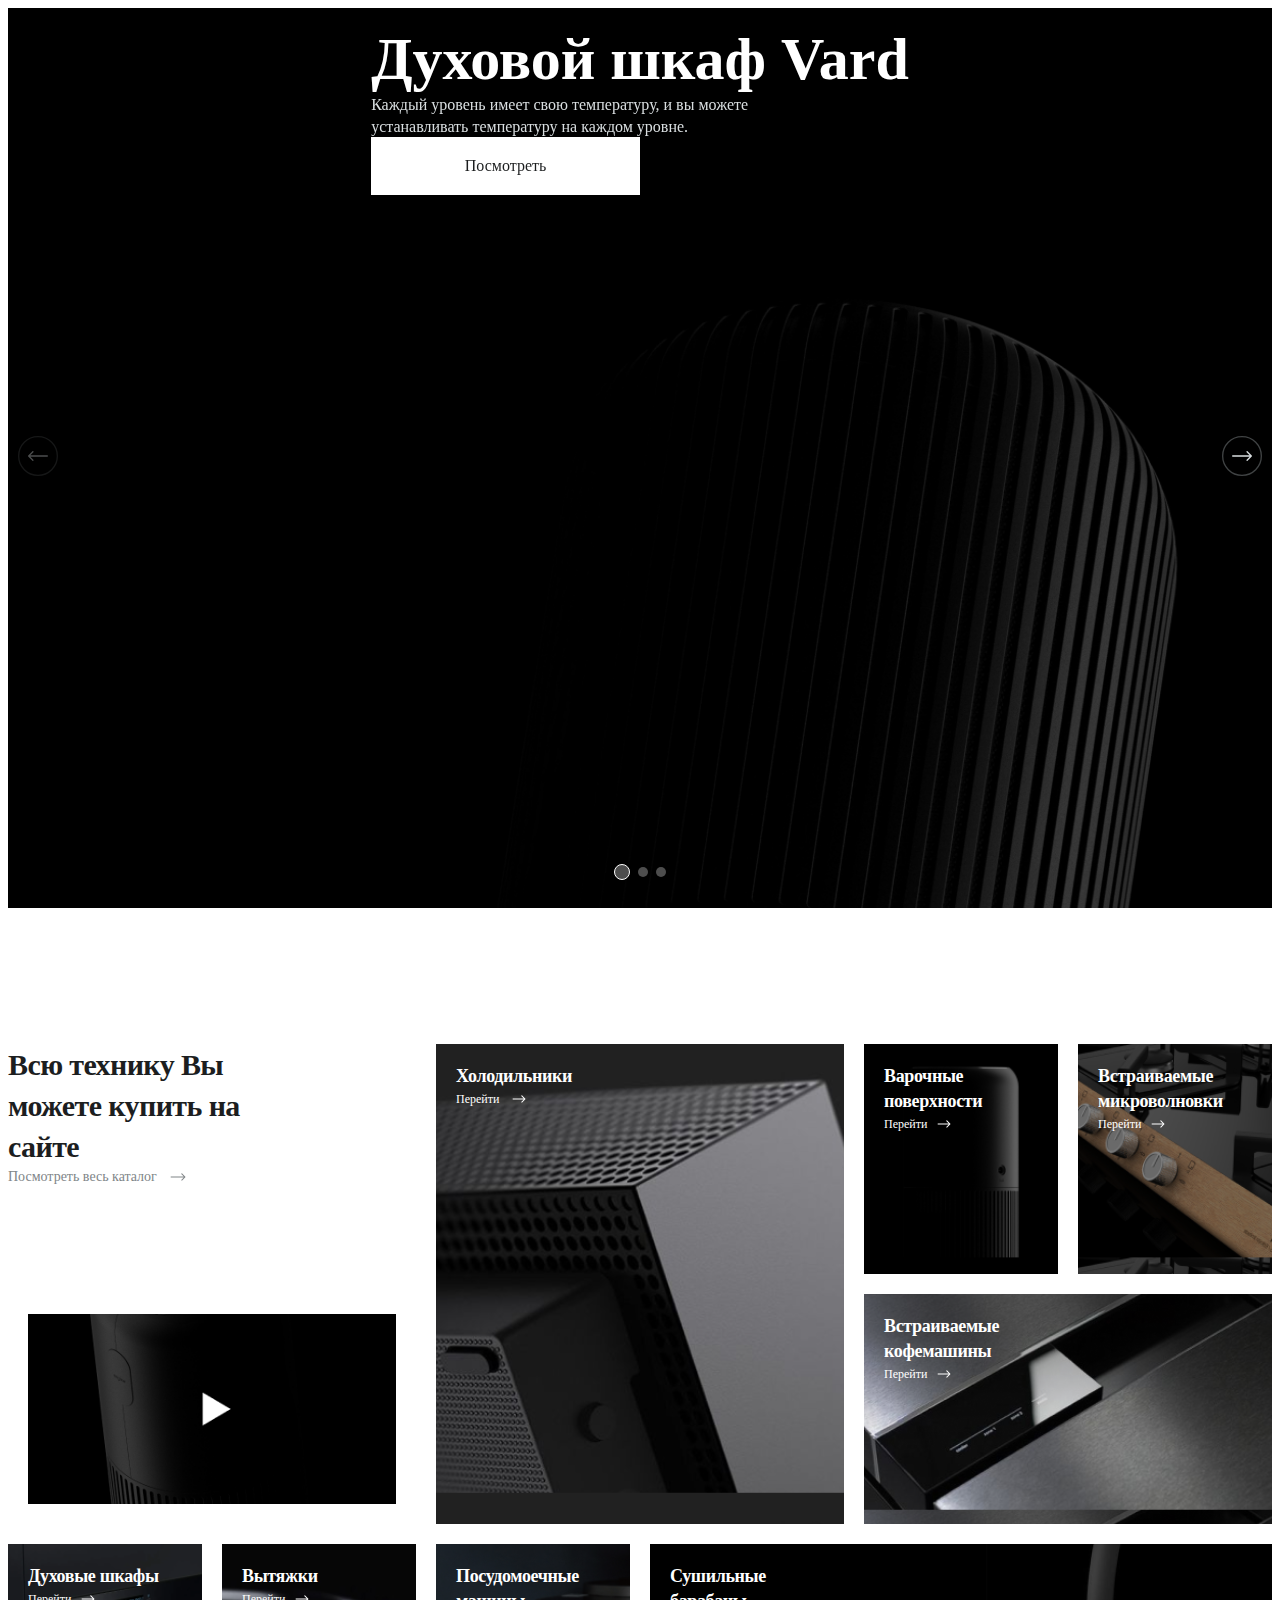
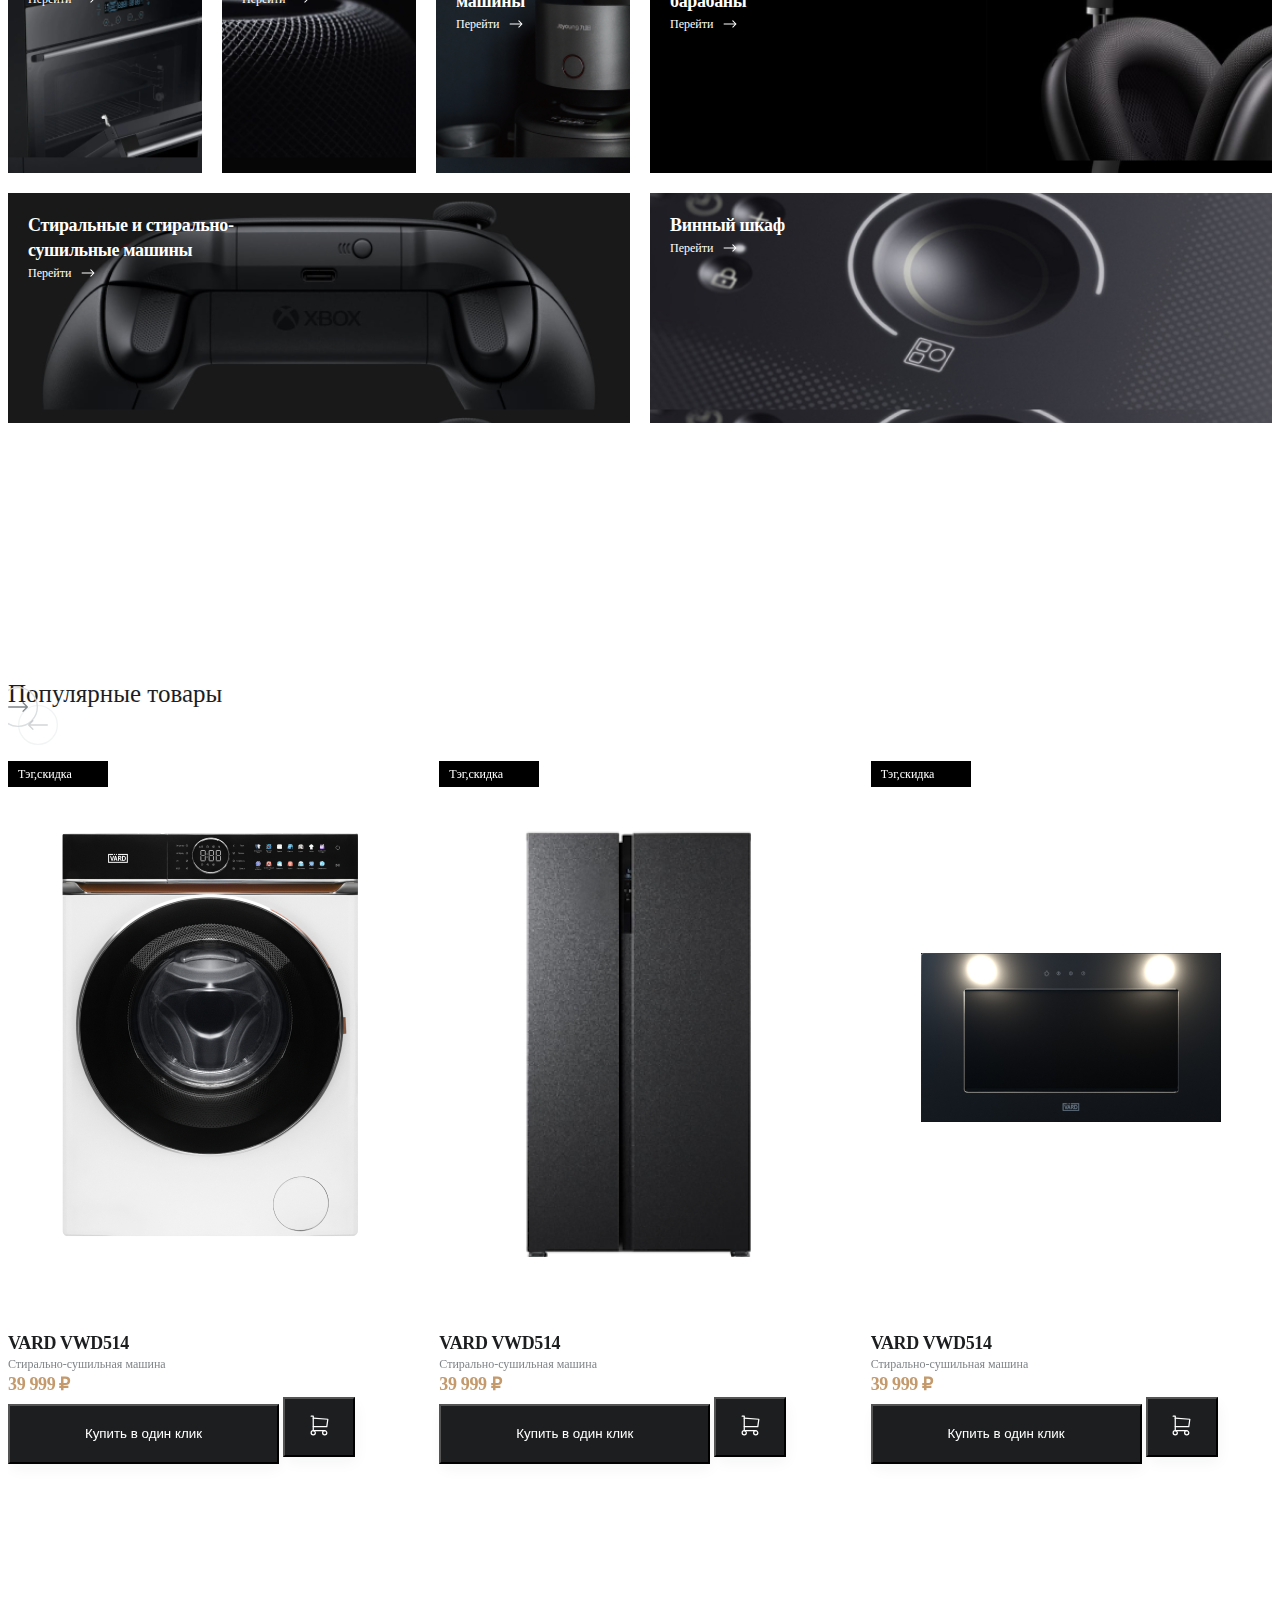
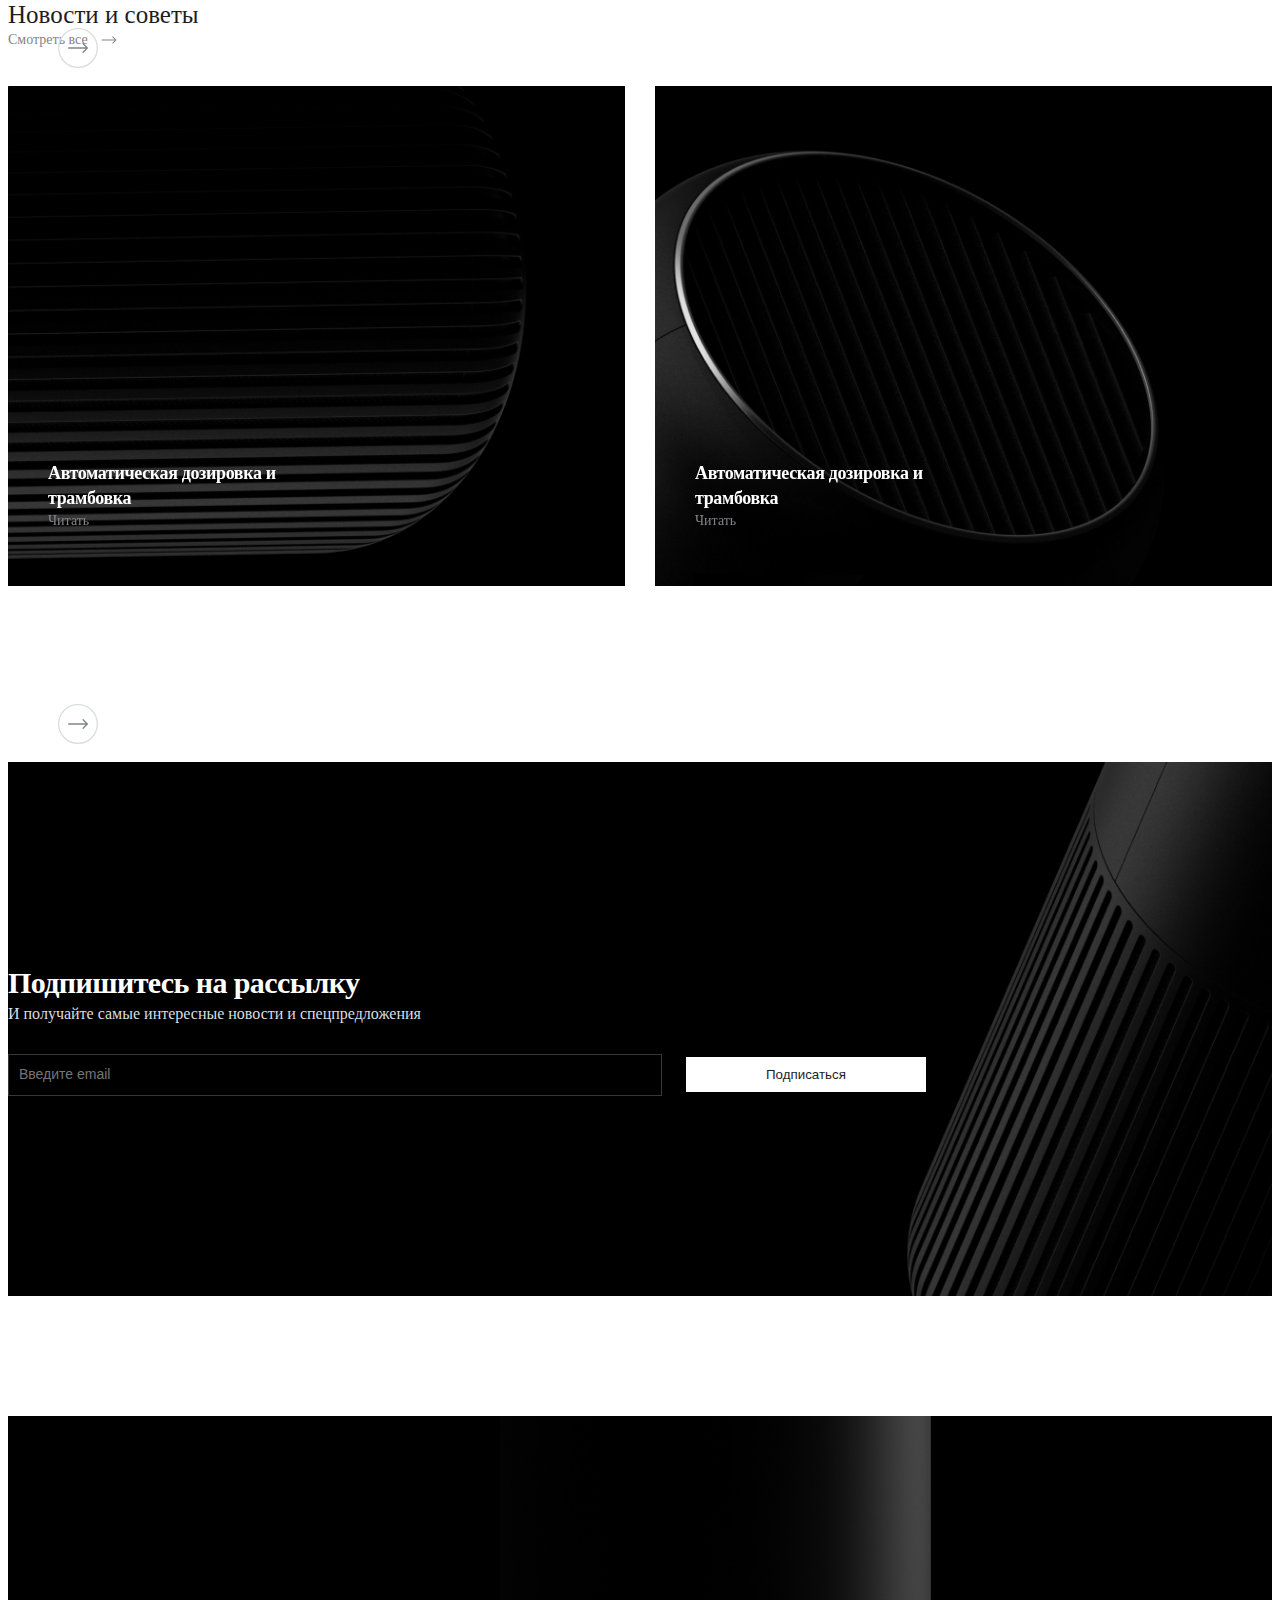
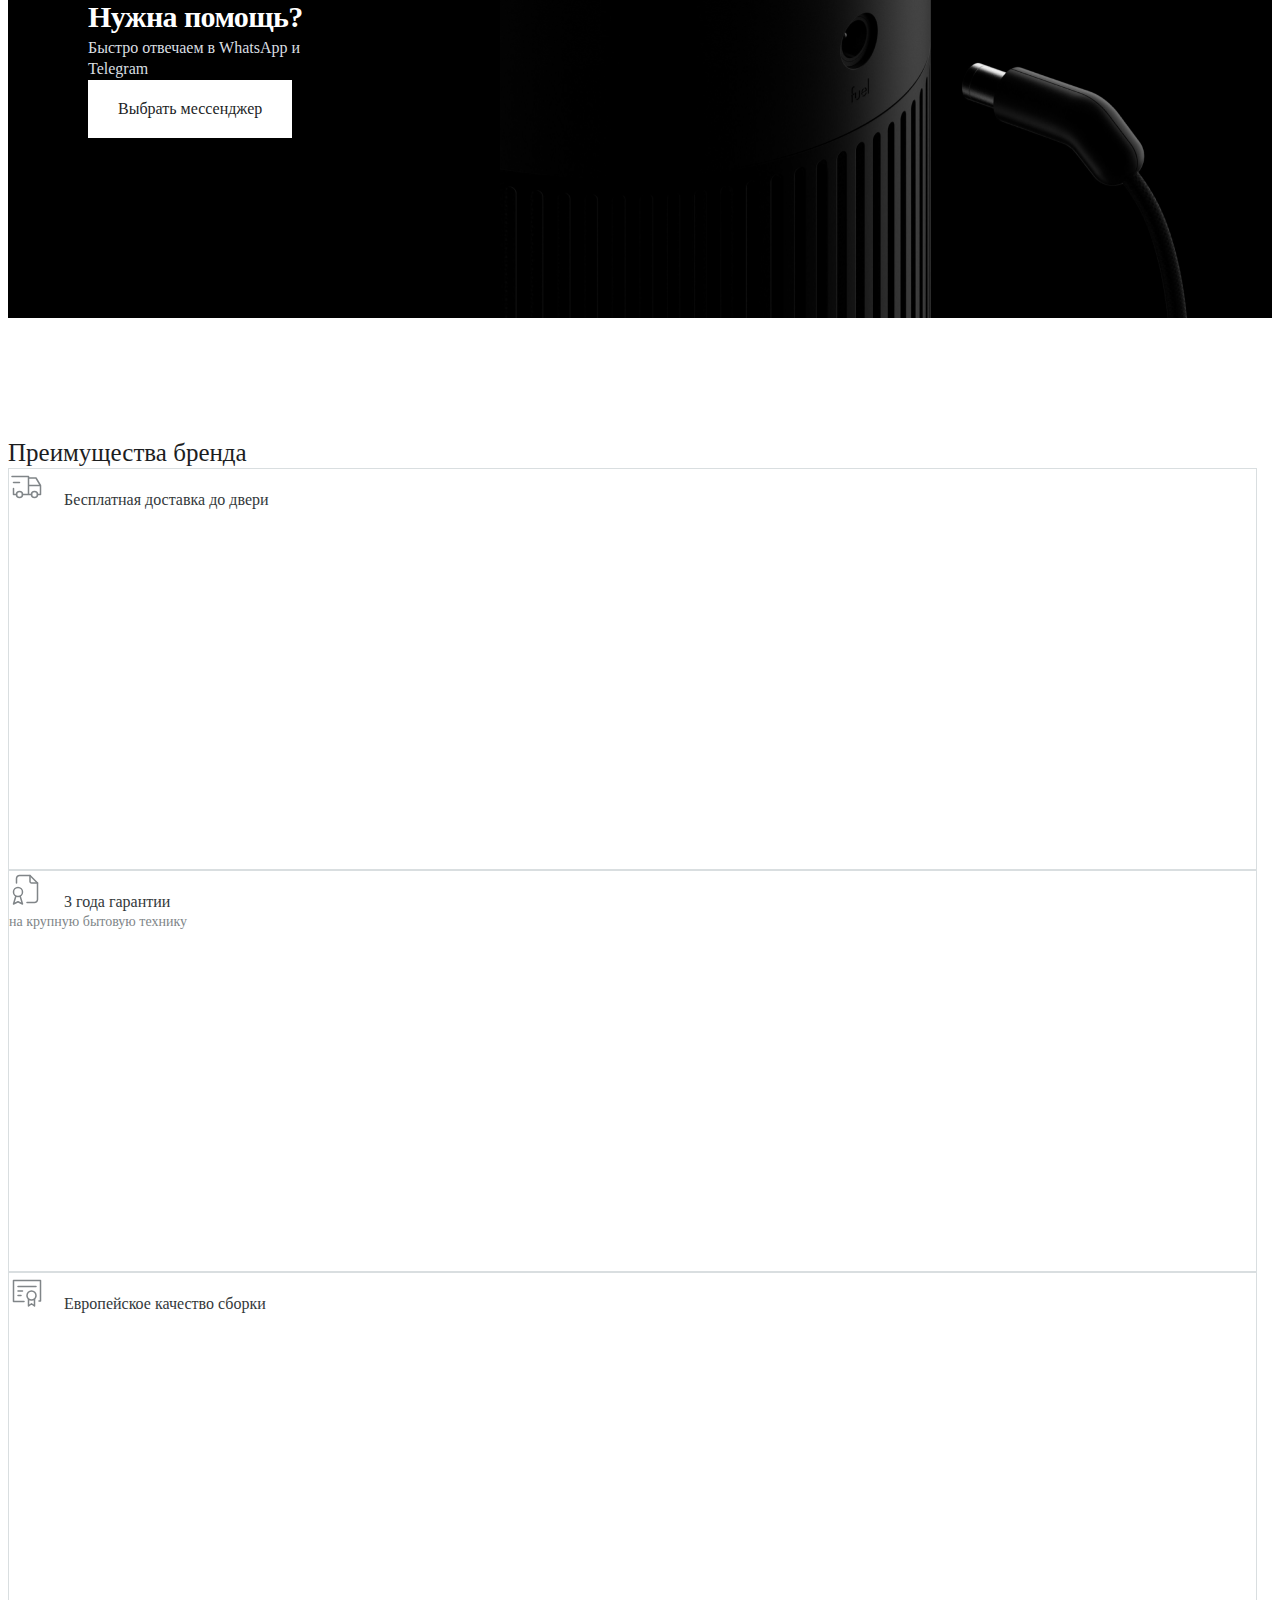
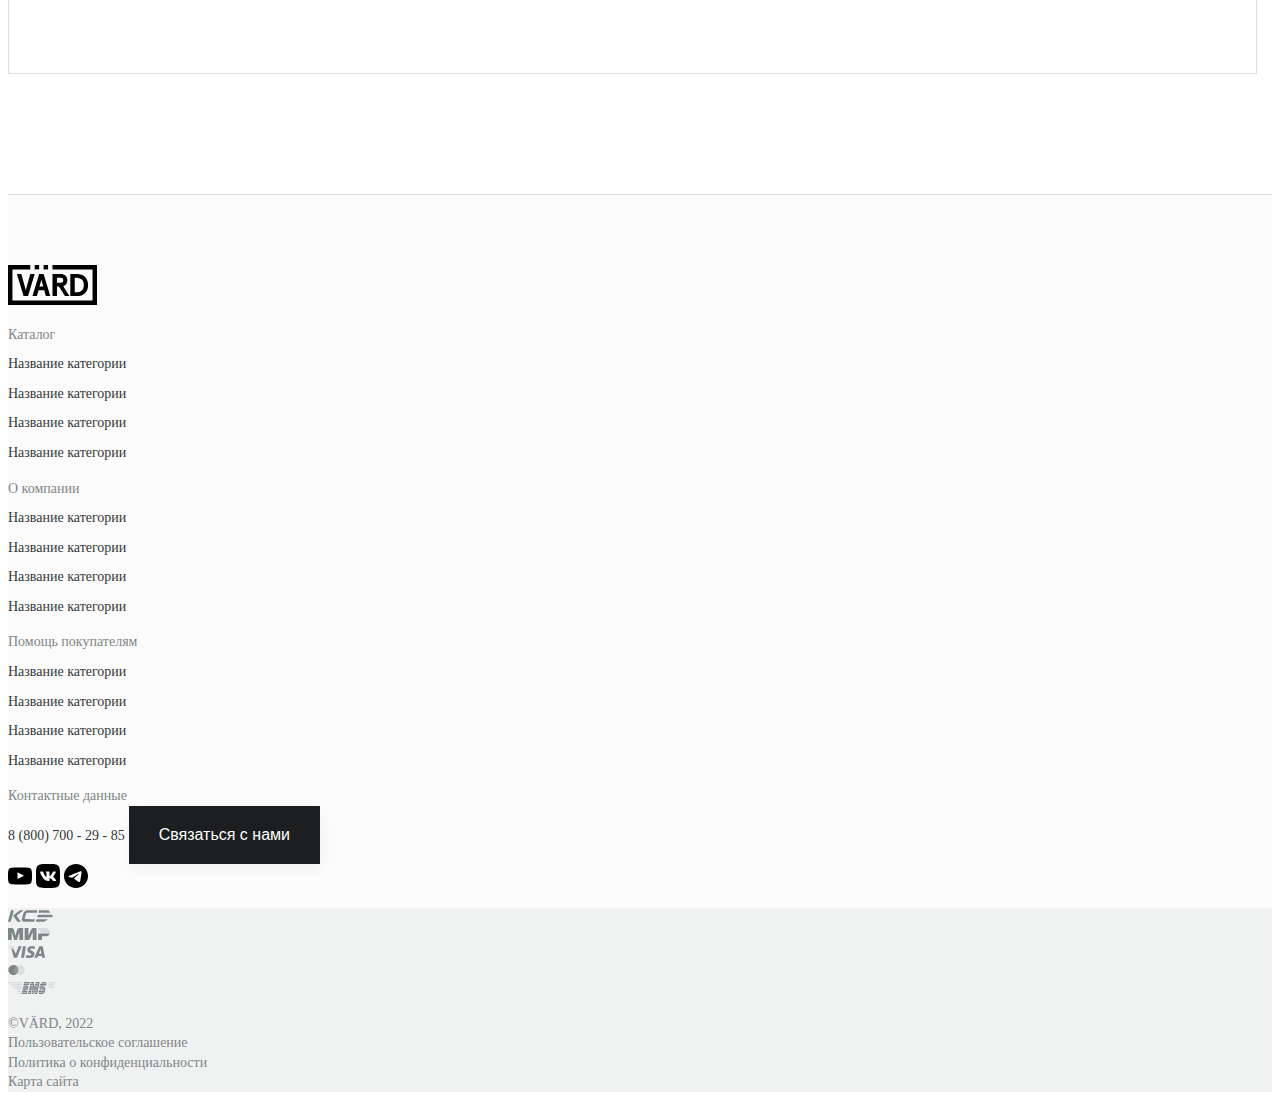
<file: index.html>
<!DOCTYPE html>
<html lang="en">

<head>
    <meta charset="UTF-8">
    <meta http-equiv="X-UA-Compatible" content="IE=edge">
    <meta name="viewport" content="width=device-width, initial-scale=1.0">
    <title>Vard</title>
    <link href="https://cdn.jsdelivr.net/npm/bootstrap@5.0.2/dist/css/bootstrap.min.css" rel="stylesheet"
        integrity="sha384-EVSTQN3/azprG1Anm3QDgpJLIm9Nao0Yz1ztcQTwFspd3yD65VohhpuuCOmLASjC" crossorigin="anonymous">
    <link rel="stylesheet" href="https://cdn.jsdelivr.net/npm/swiper@9/swiper-bundle.min.css" />
    <link href="https://fonts.cdnfonts.com/css/manrope" rel="stylesheet">
    <link rel="stylesheet" href="./assets/styles/styles.css">
</head>

<body>
    <section class="swiper swiperHome-main home-main-slider">
        <div class="swiperHome-main-navigation">
            <div class="swiper-button-next swiper-button-home-main"><svg width="30" height="30" viewBox="0 0 30 30"
                    fill="none" xmlns="http://www.w3.org/2000/svg">
                    <circle opacity="0.5" cx="15" cy="15" r="14.5" stroke="#808588" />
                    <path
                        d="M8 14.5C7.72386 14.5 7.5 14.7239 7.5 15C7.5 15.2761 7.72386 15.5 8 15.5V14.5ZM22.3536 15.3536C22.5488 15.1583 22.5488 14.8417 22.3536 14.6464L19.1716 11.4645C18.9763 11.2692 18.6597 11.2692 18.4645 11.4645C18.2692 11.6597 18.2692 11.9763 18.4645 12.1716L21.2929 15L18.4645 17.8284C18.2692 18.0237 18.2692 18.3403 18.4645 18.5355C18.6597 18.7308 18.9763 18.7308 19.1716 18.5355L22.3536 15.3536ZM8 15.5H22V14.5H8V15.5Z"
                        fill="#D9DEE0" />
                </svg></div>
            <div class="swiper-button-prev swiper-button-home-main"><svg width="30" height="30" viewBox="0 0 30 30"
                    fill="none" xmlns="http://www.w3.org/2000/svg">
                    <circle opacity="0.5" cx="15" cy="15" r="14.5" transform="matrix(-1 0 0 1 30 0)" stroke="#808588" />
                    <path
                        d="M22 14.5C22.2761 14.5 22.5 14.7239 22.5 15C22.5 15.2761 22.2761 15.5 22 15.5V14.5ZM7.64645 15.3536C7.45118 15.1583 7.45118 14.8417 7.64645 14.6464L10.8284 11.4645C11.0237 11.2692 11.3403 11.2692 11.5355 11.4645C11.7308 11.6597 11.7308 11.9763 11.5355 12.1716L8.70711 15L11.5355 17.8284C11.7308 18.0237 11.7308 18.3403 11.5355 18.5355C11.3403 18.7308 11.0237 18.7308 10.8284 18.5355L7.64645 15.3536ZM22 15.5H8V14.5H22V15.5Z"
                        fill="#D9DEE0" />
                </svg>
            </div>
        </div>
        <ul class="swiper-wrapper container">
            <li class="swiper-slide home-main-slide d-flex flex-column">
                <div class="home-main-slide-wrapper">
                    <p class="home-main-slide-title">
                        Духовой шкаф Vard
                    </p>
                    <p class="home-main-slide-text py-4">
                        Каждый уровень имеет свою температуру, и вы можете устанавливать температуру на каждом уровне.
                    </p>
                    <a href="#"><button class="home-main-slide-button button_primary">Посмотреть</button></a>
                </div>
            </li>
            <li class="swiper-slide home-main-slide d-flex flex-column">
                <div class="home-main-slide-wrapper">
                    <p class="home-main-slide-title">
                        Духовой шкаф Vard
                    </p>
                    <p class="home-main-slide-text py-4">
                        Каждый уровень имеет свою температуру, и вы можете устанавливать температуру на каждом уровне.
                    </p>
                    <a href="#"><button class="home-main-slide-button button_primary">Посмотреть</button></a>
                </div>
            </li>
            <li class="swiper-slide home-main-slide d-flex flex-column">
                <div class="home-main-slide-wrapper">
                    <p class="home-main-slide-title">
                        Духовой шкаф Vard
                    </p>
                    <p class="home-main-slide-text py-4">
                        Каждый уровень имеет свою температуру, и вы можете устанавливать температуру на каждом уровне.
                    </p>
                    <a href="#"><button class="home-main-slide-button button_primary">Посмотреть</button></a>
                </div>
            </li>
        </ul>
        <div class="swiper-pagination"></div>
    </section>
    <section class="container bottomPadding">
        <ul class="main-grid-top">
            <li class="main-grid-top-1">
                <p class="main-grid-top-1-title">
                    Всю технику Вы можете купить
                    на сайте
                </p>
                <a href="#" class="main-grid-1-link text-gray d-flex pt-3 align-items-center arrowGray"><span>Посмотреть
                        весь
                        каталог</span>
                    <svg width="16" height="8" viewBox="0 0 16 8" fill="none" xmlns="http://www.w3.org/2000/svg">
                        <path
                            d="M1 3.5C0.723858 3.5 0.5 3.72386 0.5 4C0.5 4.27614 0.723858 4.5 1 4.5V3.5ZM15.3536 4.35355C15.5488 4.15829 15.5488 3.84171 15.3536 3.64645L12.1716 0.464466C11.9763 0.269204 11.6597 0.269204 11.4645 0.464466C11.2692 0.659728 11.2692 0.976311 11.4645 1.17157L14.2929 4L11.4645 6.82843C11.2692 7.02369 11.2692 7.34027 11.4645 7.53553C11.6597 7.7308 11.9763 7.7308 12.1716 7.53553L15.3536 4.35355ZM1 4.5H15V3.5H1V4.5Z"
                            fill="#808588" />
                    </svg>
                </a>
            </li>
            <li class="main-grid-top-2 p-0"><img src="./assets/images/grid2.png" width="100%" height="100%" alt="grid2">
            </li>
            <li class="main-grid-top-3">
                <p class="main-grid-title">
                    Холодильники
                </p>
                <a href="#" class="main-grid-link d-flex"><span>Перейти</span> <svg width="14" height="8"
                        viewBox="0 0 14 8" fill="none" xmlns="http://www.w3.org/2000/svg">
                        <path
                            d="M1 3.5C0.723858 3.5 0.5 3.72386 0.5 4C0.5 4.27614 0.723858 4.5 1 4.5V3.5ZM13.3536 4.35355C13.5488 4.15829 13.5488 3.84171 13.3536 3.64645L10.1716 0.464466C9.97631 0.269204 9.65973 0.269204 9.46447 0.464466C9.2692 0.659728 9.2692 0.976311 9.46447 1.17157L12.2929 4L9.46447 6.82843C9.2692 7.02369 9.2692 7.34027 9.46447 7.53553C9.65973 7.7308 9.97631 7.7308 10.1716 7.53553L13.3536 4.35355ZM1 4.5H13V3.5H1V4.5Z"
                            fill="white" />
                    </svg></a>
            </li>
            <li class="main-grid-top-4">
                <p class="main-grid-title">
                    Варочные поверхности
                </p>
                <a href="#" class="main-grid-link d-flex"><span>Перейти</span><svg width="14" height="8"
                        viewBox="0 0 14 8" fill="none" xmlns="http://www.w3.org/2000/svg">
                        <path
                            d="M1 3.5C0.723858 3.5 0.5 3.72386 0.5 4C0.5 4.27614 0.723858 4.5 1 4.5V3.5ZM13.3536 4.35355C13.5488 4.15829 13.5488 3.84171 13.3536 3.64645L10.1716 0.464466C9.97631 0.269204 9.65973 0.269204 9.46447 0.464466C9.2692 0.659728 9.2692 0.976311 9.46447 1.17157L12.2929 4L9.46447 6.82843C9.2692 7.02369 9.2692 7.34027 9.46447 7.53553C9.65973 7.7308 9.97631 7.7308 10.1716 7.53553L13.3536 4.35355ZM1 4.5H13V3.5H1V4.5Z"
                            fill="white" />
                    </svg></a>
            </li>
            <li class="main-grid-top-5">
                <p class="main-grid-title">
                    Встраиваемые микроволновки
                </p>
                <a href="#" class="main-grid-link d-flex"><span>Перейти</span><svg width="14" height="8"
                        viewBox="0 0 14 8" fill="none" xmlns="http://www.w3.org/2000/svg">
                        <path
                            d="M1 3.5C0.723858 3.5 0.5 3.72386 0.5 4C0.5 4.27614 0.723858 4.5 1 4.5V3.5ZM13.3536 4.35355C13.5488 4.15829 13.5488 3.84171 13.3536 3.64645L10.1716 0.464466C9.97631 0.269204 9.65973 0.269204 9.46447 0.464466C9.2692 0.659728 9.2692 0.976311 9.46447 1.17157L12.2929 4L9.46447 6.82843C9.2692 7.02369 9.2692 7.34027 9.46447 7.53553C9.65973 7.7308 9.97631 7.7308 10.1716 7.53553L13.3536 4.35355ZM1 4.5H13V3.5H1V4.5Z"
                            fill="white" />
                    </svg></a>
            </li>
            <li class="main-grid-top-6">
                <p class="main-grid-title">
                    Встраиваемые кофемашины
                </p>
                <a href="#" class="main-grid-link d-flex"><span>Перейти</span><svg width="14" height="8"
                        viewBox="0 0 14 8" fill="none" xmlns="http://www.w3.org/2000/svg">
                        <path
                            d="M1 3.5C0.723858 3.5 0.5 3.72386 0.5 4C0.5 4.27614 0.723858 4.5 1 4.5V3.5ZM13.3536 4.35355C13.5488 4.15829 13.5488 3.84171 13.3536 3.64645L10.1716 0.464466C9.97631 0.269204 9.65973 0.269204 9.46447 0.464466C9.2692 0.659728 9.2692 0.976311 9.46447 1.17157L12.2929 4L9.46447 6.82843C9.2692 7.02369 9.2692 7.34027 9.46447 7.53553C9.65973 7.7308 9.97631 7.7308 10.1716 7.53553L13.3536 4.35355ZM1 4.5H13V3.5H1V4.5Z"
                            fill="white" />
                    </svg></a>
            </li>
            <li class="main-grid-bottom-1">
                <p class="main-grid-title">
                    Духовые шкафы
                </p>
                <a href="#" class="main-grid-link d-flex"><span>Перейти</span><svg width="14" height="8"
                        viewBox="0 0 14 8" fill="none" xmlns="http://www.w3.org/2000/svg">
                        <path
                            d="M1 3.5C0.723858 3.5 0.5 3.72386 0.5 4C0.5 4.27614 0.723858 4.5 1 4.5V3.5ZM13.3536 4.35355C13.5488 4.15829 13.5488 3.84171 13.3536 3.64645L10.1716 0.464466C9.97631 0.269204 9.65973 0.269204 9.46447 0.464466C9.2692 0.659728 9.2692 0.976311 9.46447 1.17157L12.2929 4L9.46447 6.82843C9.2692 7.02369 9.2692 7.34027 9.46447 7.53553C9.65973 7.7308 9.97631 7.7308 10.1716 7.53553L13.3536 4.35355ZM1 4.5H13V3.5H1V4.5Z"
                            fill="white" />
                    </svg></a>
            </li>
            <li class="main-grid-bottom-2">
                <p class="main-grid-title">
                    Вытяжки
                </p>
                <a href="#" class="main-grid-link d-flex"><span>Перейти</span><svg width="14" height="8"
                        viewBox="0 0 14 8" fill="none" xmlns="http://www.w3.org/2000/svg">
                        <path
                            d="M1 3.5C0.723858 3.5 0.5 3.72386 0.5 4C0.5 4.27614 0.723858 4.5 1 4.5V3.5ZM13.3536 4.35355C13.5488 4.15829 13.5488 3.84171 13.3536 3.64645L10.1716 0.464466C9.97631 0.269204 9.65973 0.269204 9.46447 0.464466C9.2692 0.659728 9.2692 0.976311 9.46447 1.17157L12.2929 4L9.46447 6.82843C9.2692 7.02369 9.2692 7.34027 9.46447 7.53553C9.65973 7.7308 9.97631 7.7308 10.1716 7.53553L13.3536 4.35355ZM1 4.5H13V3.5H1V4.5Z"
                            fill="white" />
                    </svg></a>
            </li>
            <li class="main-grid-bottom-3">
                <p class="main-grid-title">
                    Посудомоечные машины
                </p>
                <a href="#" class="main-grid-link d-flex"><span>Перейти</span><svg width="14" height="8"
                        viewBox="0 0 14 8" fill="none" xmlns="http://www.w3.org/2000/svg">
                        <path
                            d="M1 3.5C0.723858 3.5 0.5 3.72386 0.5 4C0.5 4.27614 0.723858 4.5 1 4.5V3.5ZM13.3536 4.35355C13.5488 4.15829 13.5488 3.84171 13.3536 3.64645L10.1716 0.464466C9.97631 0.269204 9.65973 0.269204 9.46447 0.464466C9.2692 0.659728 9.2692 0.976311 9.46447 1.17157L12.2929 4L9.46447 6.82843C9.2692 7.02369 9.2692 7.34027 9.46447 7.53553C9.65973 7.7308 9.97631 7.7308 10.1716 7.53553L13.3536 4.35355ZM1 4.5H13V3.5H1V4.5Z"
                            fill="white" />
                    </svg></a>
            </li>
            <li class="main-grid-bottom-4">
                <p class="main-grid-title">
                    Сушильные барабаны
                </p>
                <a href="#" class="main-grid-link d-flex"><span>Перейти</span><svg width="14" height="8"
                        viewBox="0 0 14 8" fill="none" xmlns="http://www.w3.org/2000/svg">
                        <path
                            d="M1 3.5C0.723858 3.5 0.5 3.72386 0.5 4C0.5 4.27614 0.723858 4.5 1 4.5V3.5ZM13.3536 4.35355C13.5488 4.15829 13.5488 3.84171 13.3536 3.64645L10.1716 0.464466C9.97631 0.269204 9.65973 0.269204 9.46447 0.464466C9.2692 0.659728 9.2692 0.976311 9.46447 1.17157L12.2929 4L9.46447 6.82843C9.2692 7.02369 9.2692 7.34027 9.46447 7.53553C9.65973 7.7308 9.97631 7.7308 10.1716 7.53553L13.3536 4.35355ZM1 4.5H13V3.5H1V4.5Z"
                            fill="white" />
                    </svg></a>
            </li>
            <li class="main-grid-bottom-5">
                <p class="main-grid-title main-grid-title-long">
                    Стиральные и стирально-сушильные машины
                </p>
                <a href="#" class="main-grid-link d-flex"><span>Перейти</span><svg width="14" height="8"
                        viewBox="0 0 14 8" fill="none" xmlns="http://www.w3.org/2000/svg">
                        <path
                            d="M1 3.5C0.723858 3.5 0.5 3.72386 0.5 4C0.5 4.27614 0.723858 4.5 1 4.5V3.5ZM13.3536 4.35355C13.5488 4.15829 13.5488 3.84171 13.3536 3.64645L10.1716 0.464466C9.97631 0.269204 9.65973 0.269204 9.46447 0.464466C9.2692 0.659728 9.2692 0.976311 9.46447 1.17157L12.2929 4L9.46447 6.82843C9.2692 7.02369 9.2692 7.34027 9.46447 7.53553C9.65973 7.7308 9.97631 7.7308 10.1716 7.53553L13.3536 4.35355ZM1 4.5H13V3.5H1V4.5Z"
                            fill="white" />
                    </svg></a>
            </li>
            <li class="main-grid-bottom-6">
                <p class="main-grid-title">
                    Винный шкаф
                </p>
                <a href="#" class="main-grid-link d-flex"><span>Перейти</span><svg width="14" height="8"
                        viewBox="0 0 14 8" fill="none" xmlns="http://www.w3.org/2000/svg">
                        <path
                            d="M1 3.5C0.723858 3.5 0.5 3.72386 0.5 4C0.5 4.27614 0.723858 4.5 1 4.5V3.5ZM13.3536 4.35355C13.5488 4.15829 13.5488 3.84171 13.3536 3.64645L10.1716 0.464466C9.97631 0.269204 9.65973 0.269204 9.46447 0.464466C9.2692 0.659728 9.2692 0.976311 9.46447 1.17157L12.2929 4L9.46447 6.82843C9.2692 7.02369 9.2692 7.34027 9.46447 7.53553C9.65973 7.7308 9.97631 7.7308 10.1716 7.53553L13.3536 4.35355ZM1 4.5H13V3.5H1V4.5Z"
                            fill="white" />
                    </svg></a>
            </li>
    </section>
    <div class="swiper swiperHome-cardMiniatur container topPadding bottomPadding ">
        <div class="container d-flex justify-content-between pb-3">
            <p class="titile-black">Популярные товары</p>
            <div class="d-flex flex-row-reverse navigation-cardMiniatur justify-content-between">
                <div class="swiper-button-next next-cardMiniatur"><svg width="30" height="30" viewBox="0 0 30 30"
                        fill="none" xmlns="http://www.w3.org/2000/svg">
                        <circle cx="15" cy="15" r="14.5" stroke="#D9DEE0" />
                        <path
                            d="M8 14.5C7.72386 14.5 7.5 14.7239 7.5 15C7.5 15.2761 7.72386 15.5 8 15.5V14.5ZM22.3536 15.3536C22.5488 15.1583 22.5488 14.8417 22.3536 14.6464L19.1716 11.4645C18.9763 11.2692 18.6597 11.2692 18.4645 11.4645C18.2692 11.6597 18.2692 11.9763 18.4645 12.1716L21.2929 15L18.4645 17.8284C18.2692 18.0237 18.2692 18.3403 18.4645 18.5355C18.6597 18.7308 18.9763 18.7308 19.1716 18.5355L22.3536 15.3536ZM8 15.5H22V14.5H8V15.5Z"
                            fill="#808588" />
                    </svg>
                </div>
                <div class="swiper-button-prev prev-cardMiniatur"><svg width="30" height="30" viewBox="0 0 30 30"
                        fill="none" xmlns="http://www.w3.org/2000/svg">
                        <circle cx="15" cy="15" r="14.5" stroke="#D9DEE0" />
                        <path
                            d="M8 14.5C7.72386 14.5 7.5 14.7239 7.5 15C7.5 15.2761 7.72386 15.5 8 15.5V14.5ZM22.3536 15.3536C22.5488 15.1583 22.5488 14.8417 22.3536 14.6464L19.1716 11.4645C18.9763 11.2692 18.6597 11.2692 18.4645 11.4645C18.2692 11.6597 18.2692 11.9763 18.4645 12.1716L21.2929 15L18.4645 17.8284C18.2692 18.0237 18.2692 18.3403 18.4645 18.5355C18.6597 18.7308 18.9763 18.7308 19.1716 18.5355L22.3536 15.3536ZM8 15.5H22V14.5H8V15.5Z"
                            fill="#808588" />
                    </svg>
                </div>
            </div>
        </div>
        <ul class="swiper-wrapper ">
            <li class="swiper-slide cardMiniatur-card-four">
                <div class="cardMiniatur-card-header cardMiniatur-card-mini  ">
                    <div class="cardMiniatur-card-header-teg d-flex position-relative">
                        <span>Тэг</span>,<span>скидка</span>
                    </div>
                    <img width="100%" src="./assets/images/popular1.png" alt="popular1">
                </div>
                <div class="w-90 m-auto pt-3">
                    <div class="cardMiniatur-card-content">
                        <p class="cardMiniatur-card-conent-model">VARD VWD514</p>
                        <p class="cardMiniatur-card-conent-name">Стирально-сушильная машина</p>
                    </div>
                    <div class="cardMiniatur-card-footer d-flex flex-column">
                        <p class="cardMiniatur-card-price">39 999 ₽</p>
                        <div class="d-flex justify-content-between ">
                            <button class="border-0 cardMiniatur-card-button button_secondary">Купить в один
                                клик</button>
                            <button class="border-0 cardMiniatur-card-button button_secondary"><img
                                    src="./assets/images/cartMiniature.svg" alt="cartMiniature"></button>
                        </div>
                    </div>
                </div>
            </li>
            <li class="swiper-slide cardMiniatur-card-four">
                <div class="cardMiniatur-card-header cardMiniatur-card-mini  ">
                    <div class="cardMiniatur-card-header-teg d-flex position-relative">
                        <span>Тэг</span>,<span>скидка</span>
                    </div>
                    <img width="100%" src="./assets/images/popular2.png" alt="popular2">
                </div>
                <div class="w-90 m-auto pt-3">
                    <div class="cardMiniatur-card-content">
                        <p class="cardMiniatur-card-conent-model">VARD VWD514</p>
                        <p class="cardMiniatur-card-conent-name">Стирально-сушильная машина</p>
                    </div>
                    <div class="cardMiniatur-card-footer d-flex flex-column">
                        <p class="cardMiniatur-card-price">39 999 ₽</p>
                        <div class="d-flex justify-content-between ">
                            <button class="border-0 cardMiniatur-card-button button_secondary">Купить в один
                                клик</button>
                            <button class="border-0 cardMiniatur-card-button button_secondary"><img
                                    src="./assets/images/cartMiniature.svg" alt="cartMiniature"></button>
                        </div>
                    </div>
                </div>
            </li>
            <li class="swiper-slide cardMiniatur-card-four">
                <div class="cardMiniatur-card-header cardMiniatur-card-mini  ">
                    <div class="cardMiniatur-card-header-teg d-flex position-relative">
                        <span>Тэг</span>,<span>скидка</span>
                    </div>
                    <img width="100%" src="./assets/images/popular3.png" alt="popular3">
                </div>
                <div class="w-90 m-auto pt-3">
                    <div class="cardMiniatur-card-content">
                        <p class="cardMiniatur-card-conent-model">VARD VWD514</p>
                        <p class="cardMiniatur-card-conent-name">Стирально-сушильная машина</p>
                    </div>
                    <div class="cardMiniatur-card-footer d-flex flex-column">
                        <p class="cardMiniatur-card-price">39 999 ₽</p>
                        <div class="d-flex justify-content-between ">
                            <button class="border-0 cardMiniatur-card-button button_secondary">Купить в один
                                клик</button>
                            <button class="border-0 cardMiniatur-card-button button_secondary"><img
                                    src="./assets/images/cartMiniature.svg" alt="cartMiniature"></button>
                        </div>
                    </div>
                </div>
            </li>
            <li class="swiper-slide cardMiniatur-card-four">
                <div class="cardMiniatur-card-header cardMiniatur-card-mini  ">
                    <div class="cardMiniatur-card-header-teg d-flex position-relative">
                        <span>Тэг</span>,<span>скидка</span>
                    </div>
                    <img width="100%" src="./assets/images/popular1.png" alt="popular1">
                </div>
                <div class="w-90 m-auto pt-3">
                    <div class="cardMiniatur-card-content">
                        <p class="cardMiniatur-card-conent-model">VARD VWD514</p>
                        <p class="cardMiniatur-card-conent-name">Стирально-сушильная машина</p>
                    </div>
                    <div class="cardMiniatur-card-footer d-flex flex-column">
                        <p class="cardMiniatur-card-price">39 999 ₽</p>
                        <div class="d-flex justify-content-between ">
                            <button class="border-0 cardMiniatur-card-button button_secondary">Купить в один
                                клик</button>
                            <button class="border-0 cardMiniatur-card-button button_secondary"><img
                                    src="./assets/images/cartMiniature.svg" alt="cartMiniature"></button>
                        </div>
                    </div>
                </div>
            </li>
        </ul>
    </div>
    <section class="container">
        <div class="d-flex align-items-center justify-content-between">
            <div class="d-flex pb-4">
                <p class="titile-black m-0">Новости и советы</p>
                <a href="#" class="text-gray d-lg-flex align-items-center px-5 d-none cursor-pointer arrowGray">
                    <span>Смотреть
                        все</span> <svg width="16" height="8" viewBox="0 0 16 8" fill="none"
                        xmlns="http://www.w3.org/2000/svg">
                        <path
                            d="M1 3.5C0.723858 3.5 0.5 3.72386 0.5 4C0.5 4.27614 0.723858 4.5 1 4.5V3.5ZM15.3536 4.35355C15.5488 4.15829 15.5488 3.84171 15.3536 3.64645L12.1716 0.464466C11.9763 0.269204 11.6597 0.269204 11.4645 0.464466C11.2692 0.659728 11.2692 0.976311 11.4645 1.17157L14.2929 4L11.4645 6.82843C11.2692 7.02369 11.2692 7.34027 11.4645 7.53553C11.6597 7.7308 11.9763 7.7308 12.1716 7.53553L15.3536 4.35355ZM1 4.5H15V3.5H1V4.5Z"
                            fill="#808588" />
                    </svg>


                </a>
            </div>
            <div class="swiper-navigation position-relative d-lg-none d-flex">
                <div class="swiper-button-next next-homeNew next-cardMiniatur"><svg width="30" height="30"
                        viewBox="0 0 30 30" fill="none" xmlns="http://www.w3.org/2000/svg">
                        <circle cx="15" cy="15" r="14.5" stroke="#D9DEE0" />
                        <path
                            d="M8 14.5C7.72386 14.5 7.5 14.7239 7.5 15C7.5 15.2761 7.72386 15.5 8 15.5V14.5ZM22.3536 15.3536C22.5488 15.1583 22.5488 14.8417 22.3536 14.6464L19.1716 11.4645C18.9763 11.2692 18.6597 11.2692 18.4645 11.4645C18.2692 11.6597 18.2692 11.9763 18.4645 12.1716L21.2929 15L18.4645 17.8284C18.2692 18.0237 18.2692 18.3403 18.4645 18.5355C18.6597 18.7308 18.9763 18.7308 19.1716 18.5355L22.3536 15.3536ZM8 15.5H22V14.5H8V15.5Z"
                            fill="#808588" />
                    </svg>
                </div>
                <div class="swiper-button-prev prev-homeNew prev-cardMiniatur"><svg width="30" height="30"
                        viewBox="0 0 30 30" fill="none" xmlns="http://www.w3.org/2000/svg">
                        <circle cx="15" cy="15" r="14.5" stroke="#D9DEE0" />
                        <path
                            d="M8 14.5C7.72386 14.5 7.5 14.7239 7.5 15C7.5 15.2761 7.72386 15.5 8 15.5V14.5ZM22.3536 15.3536C22.5488 15.1583 22.5488 14.8417 22.3536 14.6464L19.1716 11.4645C18.9763 11.2692 18.6597 11.2692 18.4645 11.4645C18.2692 11.6597 18.2692 11.9763 18.4645 12.1716L21.2929 15L18.4645 17.8284C18.2692 18.0237 18.2692 18.3403 18.4645 18.5355C18.6597 18.7308 18.9763 18.7308 19.1716 18.5355L22.3536 15.3536ZM8 15.5H22V14.5H8V15.5Z"
                            fill="#808588" />
                    </svg>
                </div>
            </div>
        </div>
        <div class="swiper homeNew bottomPadding d-flex">
            <div class="swiper-wrapper">
                <div class="swiper-slide homeNew-wrapper">
                    <div class="homeNew-slide homeNew-slide-1">
                        <div class="homeNew-info">
                            <p class="homeNew-info-text">Автоматическая дозировка и трамбовка</p>
                            <a class="text-gray text-gray-hover" href="#">Читать</a>
                        </div>
                    </div>
                </div>
                <div class="swiper-slide homeNew-wrapper">
                    <div class="homeNew-slide homeNew-slide-2">
                        <div class="homeNew-info">
                            <p class="homeNew-info-text">Автоматическая дозировка и трамбовка</p>
                            <a class="text-gray text-gray-hover" href="#">Читать</a>
                        </div>
                    </div>
                </div>
                <div class="swiper-slide homeNew-wrapper">
                    <div class="homeNew-slide homeNew-slide-1"></div>
                </div>
                <div class="swiper-slide homeNew-wrapper">
                    <div class="homeNew-slide homeNew-slide-2"></div>
                </div>
            </div>
        </div>
        <div class="swiper-navigation position-relative d-lg-flex d-none">
            <div class="swiper-button-next next-homeNew next-cardMiniatur position-absolute"><svg width="30" height="30"
                    viewBox="0 0 30 30" fill="none" xmlns="http://www.w3.org/2000/svg">
                    <circle cx="15" cy="15" r="14.5" stroke="#D9DEE0" />
                    <path
                        d="M8 14.5C7.72386 14.5 7.5 14.7239 7.5 15C7.5 15.2761 7.72386 15.5 8 15.5V14.5ZM22.3536 15.3536C22.5488 15.1583 22.5488 14.8417 22.3536 14.6464L19.1716 11.4645C18.9763 11.2692 18.6597 11.2692 18.4645 11.4645C18.2692 11.6597 18.2692 11.9763 18.4645 12.1716L21.2929 15L18.4645 17.8284C18.2692 18.0237 18.2692 18.3403 18.4645 18.5355C18.6597 18.7308 18.9763 18.7308 19.1716 18.5355L22.3536 15.3536ZM8 15.5H22V14.5H8V15.5Z"
                        fill="#808588" />
                </svg>
            </div>
            <div class="swiper-button-prev prev-homeNew prev-cardMiniatur position-absolute"><svg width="30" height="30"
                    viewBox="0 0 30 30" fill="none" xmlns="http://www.w3.org/2000/svg">
                    <circle cx="15" cy="15" r="14.5" stroke="#D9DEE0" />
                    <path
                        d="M8 14.5C7.72386 14.5 7.5 14.7239 7.5 15C7.5 15.2761 7.72386 15.5 8 15.5V14.5ZM22.3536 15.3536C22.5488 15.1583 22.5488 14.8417 22.3536 14.6464L19.1716 11.4645C18.9763 11.2692 18.6597 11.2692 18.4645 11.4645C18.2692 11.6597 18.2692 11.9763 18.4645 12.1716L21.2929 15L18.4645 17.8284C18.2692 18.0237 18.2692 18.3403 18.4645 18.5355C18.6597 18.7308 18.9763 18.7308 19.1716 18.5355L22.3536 15.3536ZM8 15.5H22V14.5H8V15.5Z"
                        fill="#808588" />
                </svg>
            </div>
        </div>
    </section>
    <div class="mailinglist">
        <section class="container mailinglist-wrapper">
            <div class="d-flex flex-column">
                <div class="d-flex flex-column">
                    <p class="mailinglist-title">Подпишитесь на рассылку</p>
                    <p class="mailinglist-subtitle">И получайте самые интересные новости и спецпредложения</p>
                </div>
                <div class="d-flex flex-lg-row flex-column">
                    <input class="mailinglist-input" type="text" placeholder="Введите email">
                    <button class="mailinglist-button button_primary">Подписаться</button>
                </div>
            </div>
        </section>
    </div>
    <section class="container home-help-wrapper">
        <div class=" home-help ">
            <p class="home-help-title">Нужна помощь?</p>
            <p class="home-help-subtitle py-2">Быстро отвечаем в WhatsApp
                и Telegram</p>
            <button class="home-help-button button_primary">Выбрать мессенджер</button>
        </div>
    </section>
    <section class="container d-flex flex-column home-brand-wrapper bottomPadding">
        <p class="titile-black pb-3">Преимущества бренда</p>
        <div class="d-flex flex-lg-row flex-column">
            <div class="col-lg-4 col-12 home-brand d-flex align-items-center justify-content-center">
                <div class="d-flex flex-column">
                    <img height="36px" src="./assets/images/home-brand1.svg" alt="home-brand1">
                    <span class="home-brand-text d-flex align-items-center">Бесплатная доставка до двери</span>
                </div>
            </div>
            <div class="col-lg-4 col-12  home-brand d-flex flex-column justify-content-center">
                <div class="d-flex pt-4 flex-column">
                    <img height="36px" src="./assets/images/home-brand2.svg" alt="home-brand2">
                    <span class="home-brand-text d-flex align-items-center justify-content-center ">3 года
                        гарантии</span>
                </div>
                <p class="text-gray home-brand-subtext text-center">на крупную бытовую технику</p>
            </div>
            <div class="col-lg-4 col-12  home-brand d-flex align-items-center justify-content-center">
                <div class="d-flex flex-column">
                    <img height="36px" src="./assets/images/home-brand3.svg" alt="home-brand3">
                    <span class="home-brand-text d-flex align-items-center">Европейское качество сборки</span>
                </div>
            </div>
        </div>
    </section>
    <footer>
        <div class="container d-flex justify-content-between flex-lg-row flex-column">
            <logo>
                <img src="./assets/images/logo-footer.svg" alt="logo-footer">
            </logo>
            <div class="d-flex flex-lg-row flex-column pt-lg-0 pt-3">
                <ul class="d-flex flex-column px-lg-5 px-0 pt-lg-0 pt-3">
                    <p class="text-gray">Каталог</p>
                    <a href="#">
                        <li class="text-footer-list text-gray-hover">Название категории</li>
                    </a>
                    <a href="#">
                        <li class="text-footer-list text-gray-hover">Название категории</li>
                    </a>
                    <a href="#">
                        <li class="text-footer-list text-gray-hover">Название категории</li>
                    </a>
                    <a href="#">
                        <li class="text-footer-list text-gray-hover">Название категории</li>
                    </a>
                </ul>
                <ul class="d-flex flex-column px-lg-5 px-0 pt-lg-0 pt-3">
                    <p class="text-gray">О компании</p>
                    <a href="#">
                        <li class="text-footer-list text-gray-hover">Название категории</li>
                    </a>
                    <a href="#">
                        <li class="text-footer-list text-gray-hover">Название категории</li>
                    </a>
                    <a href="#">
                        <li class="text-footer-list text-gray-hover">Название категории</li>
                    </a>
                    <a href="#">
                        <li class="text-footer-list text-gray-hover">Название категории</li>
                    </a>
                </ul>
                <ul class="d-flex flex-column px-lg-5 px-0 pt-lg-0 pt-3">
                    <p class="text-gray">Помощь покупателям</p>
                    <a href="#">
                        <li class="text-footer-list text-gray-hover">Название категории</li>
                    </a>
                    <a href="#">
                        <li class="text-footer-list text-gray-hover">Название категории</li>
                    </a>
                    <a href="#">
                        <li class="text-footer-list text-gray-hover">Название категории</li>
                    </a>
                    <a href="#">
                        <li class="text-footer-list text-gray-hover">Название категории</li>
                    </a>
                </ul>
            </div>
            <div class="d-flex flex-column pt-lg-0 pt-3">
                <p class="text-gray">Контактные данные</p>
                <a href="#" class="text-footer-list text-gray-hover pb-3">8 (800) 700 - 29 - 85</a>
                <button class="footer-button button_secondary">Связаться с нами</button>
                <div class="d-flex pt-3 footer-icon justify-content-between">
                    <a href=""><img src="./assets/images/YouTube-fill.svg" alt="YouTube-fill"></a>
                    <a href=""><img src="./assets/images/vk-fill.svg" alt="vk-fill"></a>
                    <a href=""><img src="./assets/images/Telegram-fill.svg" alt="Telegram-fill"></a>
                </div>
            </div>
        </div>
        <div class="footer-gray mt-5">
            <div class="container">
                <ul class="d-flex justify-content-center py-4 m-0">
                    <li class="px-lg-3 px-2"><img src="./assets/images/foter-gray1.svg" alt="foter-gray1"></li>
                    <li class="px-lg-3 px-2"><img src="./assets/images/foter-gray2.svg" alt="foter-gray1"></li>
                    <li class="px-lg-3 px-2"><img src="./assets/images/foter-gray3.svg" alt="foter-gray1"></li>
                    <li class="px-lg-3 px-2"><img src="./assets/images/foter-gray4.svg" alt="foter-gray1"></li>
                    <li class="px-lg-3 px-2"><img src="./assets/images/foter-gray5.svg" alt="foter-gray1"></li>
                </ul>
                <ul class="d-flex flex-lg-row flex-column-reverse align-items-center justify-content-center py-4 m-0">
                    <a href="#" class="px-3 text-gray py-2 site-name-footer text-gray-hover">
                        <li>©VÄRD, 2022</li>
                    </a>
                    <a href="#" class="px-3 text-gray py-2 text-gray-hover ">
                        <li>Пользовательское соглашение</li>
                    </a>
                    <a href="#" class="px-3 text-gray py-2 text-gray-hover ">
                        <li>Политика о конфиденциальности</li>
                    </a>
                    <a href="#" class="px-3 text-gray py-2 text-gray-hover  ">
                        <li>Карта сайта</li>
                    </a>
                </ul>
            </div>
        </div>
    </footer>
    <script src=" https://cdn.jsdelivr.net/npm/bootstrap@5.0.2/dist/js/bootstrap.bundle.min.js"
        integrity="sha384-MrcW6ZMFYlzcLA8Nl+NtUVF0sA7MsXsP1UyJoMp4YLEuNSfAP+JcXn/tWtIaxVXM" crossorigin="anonymous">
        </script>
    <script src="https://cdn.jsdelivr.net/npm/swiper@9/swiper-bundle.min.js"></script>
    <script src="./assets/script/swiper.js"></script>
</body>

</html>
</file>
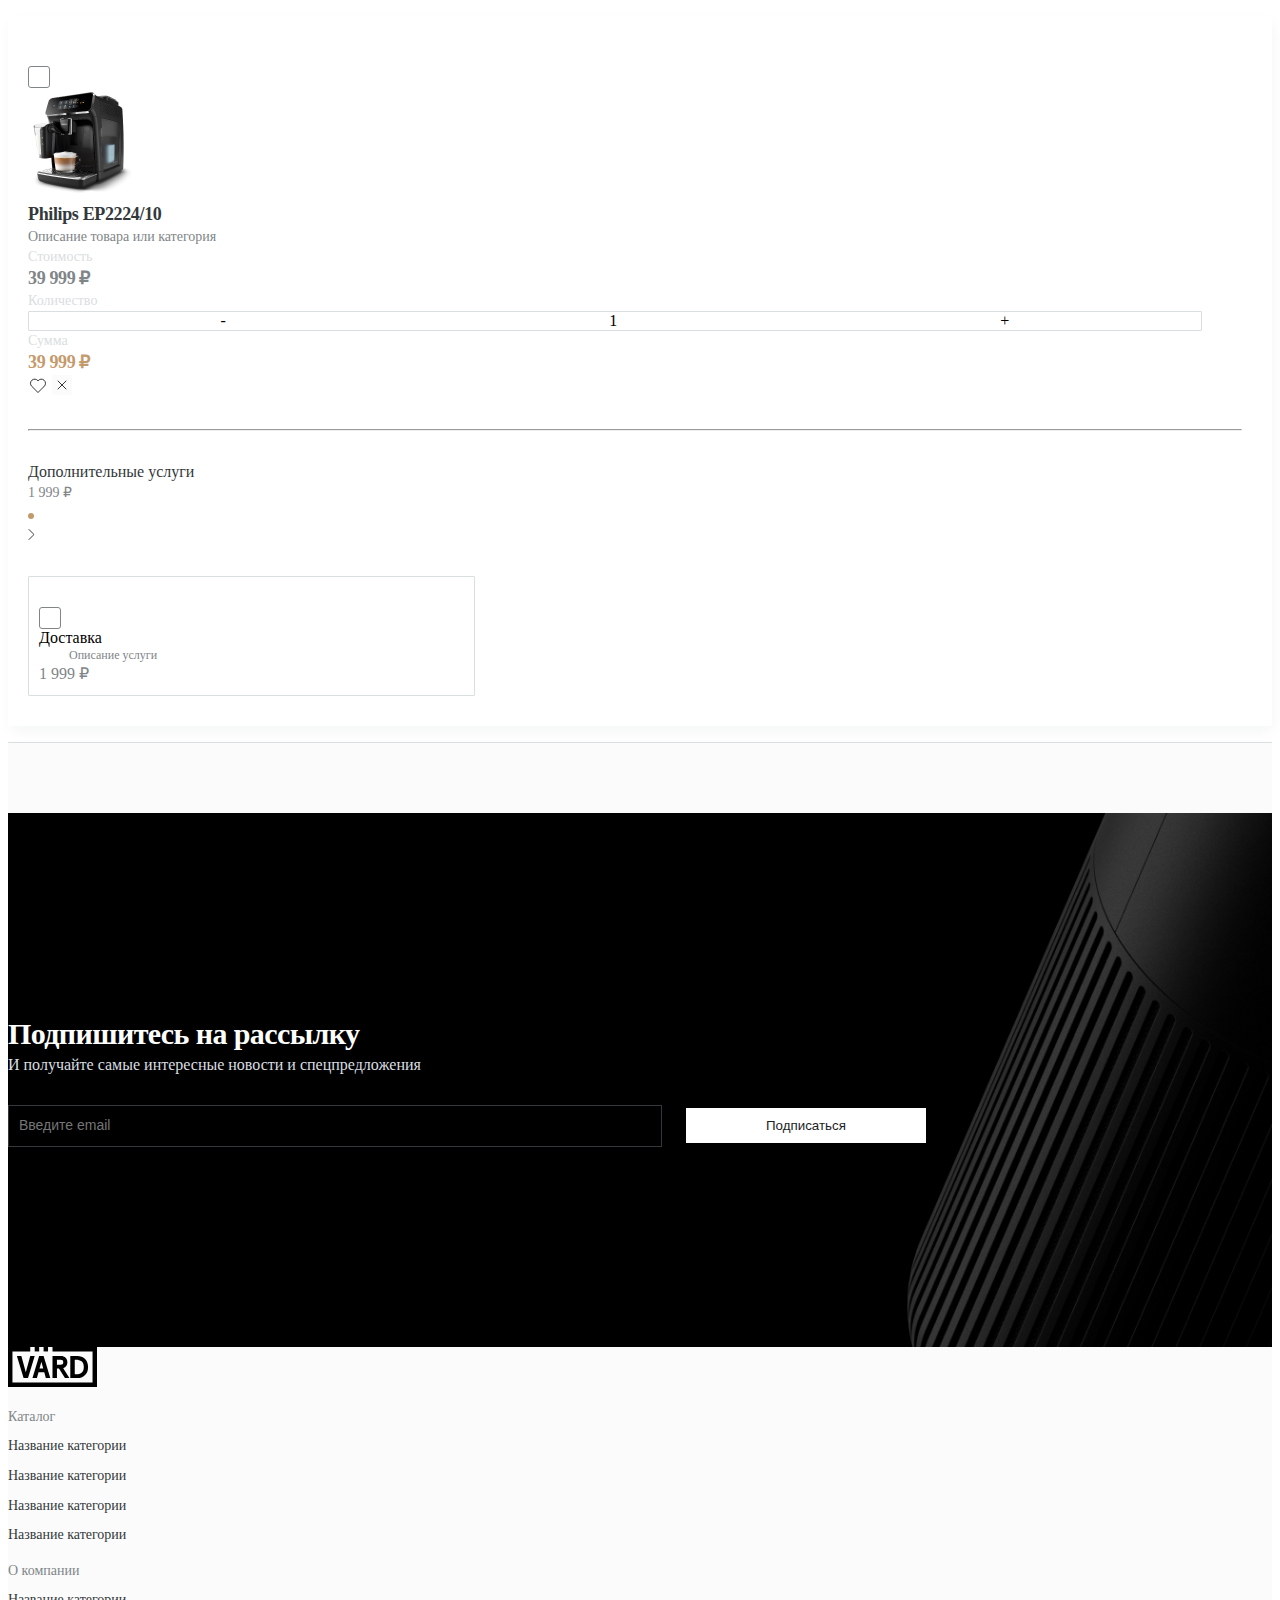
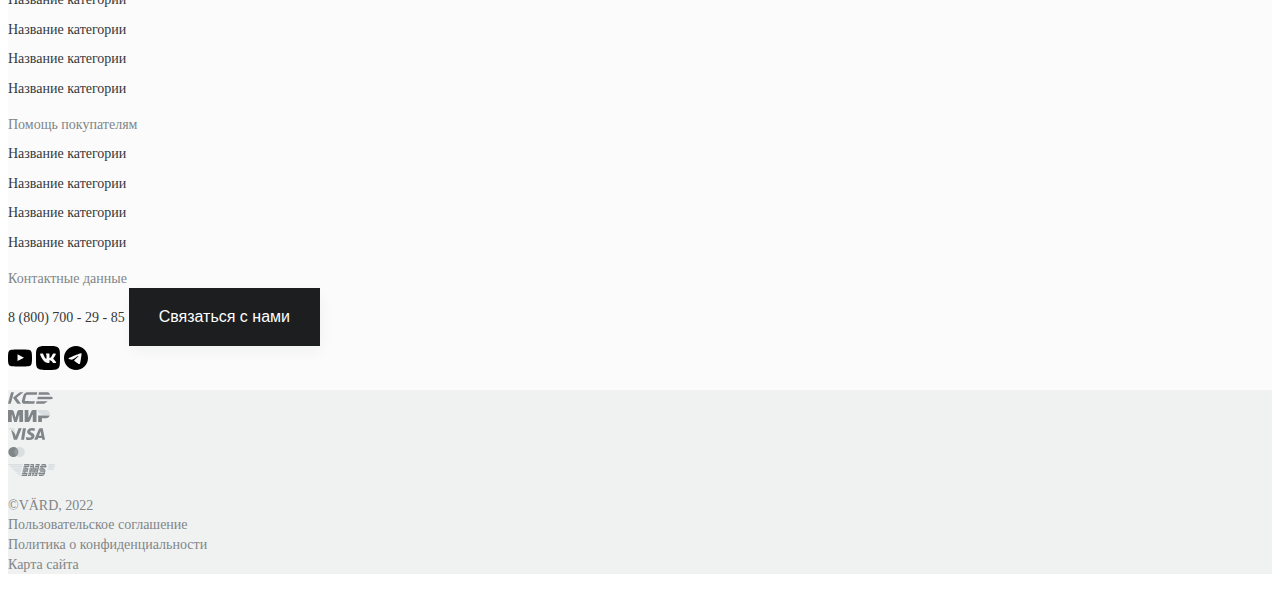
<file: cart.html>
<!DOCTYPE html>
<html lang="en">

<head>
    <meta charset="UTF-8">
    <meta http-equiv="X-UA-Compatible" content="IE=edge">
    <meta name="viewport" content="width=device-width, initial-scale=1.0">
    <title>Cart</title>
    <link href="https://cdn.jsdelivr.net/npm/bootstrap@5.0.2/dist/css/bootstrap.min.css" rel="stylesheet"
        integrity="sha384-EVSTQN3/azprG1Anm3QDgpJLIm9Nao0Yz1ztcQTwFspd3yD65VohhpuuCOmLASjC" crossorigin="anonymous">
    <link rel="stylesheet" href="https://cdn.jsdelivr.net/npm/swiper@9/swiper-bundle.min.css" />
    <link href="https://fonts.cdnfonts.com/css/manrope" rel="stylesheet">
    <link rel="stylesheet" href="./assets/styles/styles.css">

</head>

<body>
    <section class="container pt-5">
        <div class="col-lg-9 col-12">
            <ul>
                <li class="d-flex flex-column cart__wrapper">
                    <div class="d-flex w-100 justify-content-between  align-items-center">
                        <div class="d-flex">
                            <input id="highload0" class="checkbox-custom d-none" name="highload0" type="checkbox">
                            <label for="highload0" class="checkbox-custom-label d-flex align-items-center m-0"></label>
                            <img src="./assets/images/cofee.png" alt="cofee.png">
                        </div>
                        <div>
                            <p class="boldText">Philips EP2224/10</p>
                            <p class="text-gray">Описание товара или категория</p>
                        </div>
                        <div>
                            <ul class="d-flex justify-content-between">
                                <li class="cart__list">
                                    <p class="light_gray">Стоимость</p>
                                    <p class="light_text">39 999 ₽</p>
                                </li>
                                <li class="cart__list">
                                    <p class="light_gray">Количество</p>
                                    <div class="text-center cart__list-number">
                                        <span>-</span>
                                        <span>1</span>
                                        <span>+</span>
                                    </div>
                                </li>
                                <li class="cart__list">
                                    <p class="light_gray">Сумма</p>
                                    <p class="cardMiniatur-card-price">39 999 ₽</p>
                                </li>
                            </ul>
                        </div>
                        <div>
                            <svg width="20" height="20" viewBox="0 0 20 20" fill="none"
                                xmlns="http://www.w3.org/2000/svg">
                                <g clip-path="url(#clip0_558_35319)">
                                    <path
                                        d="M16.2491 11.31L9.99911 17.5L3.74911 11.31C3.33687 10.9088 3.01215 10.4267 2.7954 9.89387C2.57866 9.36105 2.47458 8.78913 2.48973 8.21412C2.50487 7.6391 2.63891 7.07345 2.88341 6.55279C3.1279 6.03212 3.47756 5.56772 3.91035 5.18882C4.34314 4.80993 4.8497 4.52475 5.39812 4.35124C5.94654 4.17773 6.52495 4.11966 7.09692 4.18067C7.66889 4.24169 8.22203 4.42047 8.72151 4.70576C9.22099 4.99105 9.65598 5.37667 9.99911 5.83834C10.3437 5.38002 10.7792 4.99777 11.2784 4.71551C11.7775 4.43325 12.3295 4.25705 12.8999 4.19794C13.4703 4.13883 14.0467 4.19809 14.5931 4.372C15.1395 4.54591 15.6441 4.83073 16.0754 5.20864C16.5067 5.58655 16.8553 6.04941 17.0995 6.56825C17.3436 7.08709 17.4781 7.65074 17.4944 8.22393C17.5107 8.79712 17.4085 9.3675 17.1942 9.89938C16.98 10.4313 16.6582 10.9132 16.2491 11.315"
                                        stroke="#33383A" stroke-linecap="round" stroke-linejoin="round" />
                                </g>
                                <defs>
                                    <clipPath id="clip0_558_35319">
                                        <rect width="20" height="20" fill="white" />
                                    </clipPath>
                                </defs>
                            </svg>
                            <svg width="20" height="20" viewBox="0 0 20 20" fill="none"
                                xmlns="http://www.w3.org/2000/svg">
                                <rect width="20" height="20" fill="#FBFBFB" />
                                <path d="M6 6L14 14M14 6L6 14" stroke="#33383A" stroke-linecap="round"
                                    stroke-linejoin="round" />
                            </svg>
                        </div>
                    </div>
                    <hr class="w-100 cart__hr">
                    <a class="dropdown-toggle justify-content-between rotate w-100 align-items-center d-flex"
                        id="rotate" onclick="myFunction()" data-bs-toggle="collapse" href="#collapseExample"
                        role="button" aria-expanded="false" aria-controls="collapseExample">
                        <div class="d-flex align-items-center">
                            Дополнительные услуги <p class="m-0 px-2 text-gray">1 999 ₽</p><svg width="6" height="6"
                                viewBox="0 0 6 6" fill="none" xmlns="http://www.w3.org/2000/svg">
                                <circle cx="3" cy="3" r="3" fill="#C49A6C" />
                            </svg>
                        </div>
                        <span><svg width="7" height="11" viewBox="0 0 7 11" fill="none"
                                xmlns="http://www.w3.org/2000/svg">
                                <path d="M1 10.5L5.29289 6.20711C5.68342 5.81658 5.68342 5.18342 5.29289 4.79289L1 0.5"
                                    stroke="#33383A" stroke-linecap="round" stroke-linejoin="round" />
                            </svg></span>
                    </a>
                    <div class="collapse" id="collapseExample">
                        <div class="d-flex cart__collapse justify-content-between">
                            <div class="d-flex flex-column">
                                <input id="highload0" class="checkbox-custom d-none" name="highload0" type="checkbox">
                                <label for="highload0"
                                    class="checkbox-custom-label d-flex align-items-center">Доставка</label>
                                <p class=" subttle-cart regular12__gray">Описание услуги</p>
                            </div>
                            <div>
                            </div>
                            <p class="regular16__gray">1 999 ₽</p>
                        </div>
                    </div>
                </li>
            </ul>
        </div>
        <div class="col-lg-3">

        </div>
    </section>
    <footer class="pt-0 border-0">
        <div class="mailinglist">
            <section class="container mailinglist-wrapper">
                <div class="d-flex flex-column">
                    <div class="d-flex flex-column">
                        <p class="mailinglist-title">Подпишитесь на рассылку</p>
                        <p class="mailinglist-subtitle">И получайте самые интересные новости и спецпредложения</p>
                    </div>
                    <div class="d-flex flex-lg-row flex-column">
                        <input class="mailinglist-input" type="text" placeholder="Введите email">
                        <button class="mailinglist-button button_primary">Подписаться</button>
                    </div>
                </div>
            </section>
        </div>
        <div class="container d-flex justify-content-between flex-lg-row flex-column pt-5">
            <logo>
                <img src="./assets/images/logo-footer.svg" alt="logo-footer">
            </logo>
            <div class="d-flex flex-lg-row flex-column pt-lg-0 pt-3">
                <ul class="d-flex flex-column px-lg-5 px-0 pt-lg-0 pt-3">
                    <p class="text-gray">Каталог</p>
                    <a href="#">
                        <li class="text-footer-list text-gray-hover">Название категории</li>
                    </a>
                    <a href="#">
                        <li class="text-footer-list text-gray-hover">Название категории</li>
                    </a>
                    <a href="#">
                        <li class="text-footer-list text-gray-hover">Название категории</li>
                    </a>
                    <a href="#">
                        <li class="text-footer-list text-gray-hover">Название категории</li>
                    </a>
                </ul>
                <ul class="d-flex flex-column px-lg-5 px-0 pt-lg-0 pt-3">
                    <p class="text-gray">О компании</p>
                    <a href="#">
                        <li class="text-footer-list text-gray-hover">Название категории</li>
                    </a>
                    <a href="#">
                        <li class="text-footer-list text-gray-hover">Название категории</li>
                    </a>
                    <a href="#">
                        <li class="text-footer-list text-gray-hover">Название категории</li>
                    </a>
                    <a href="#">
                        <li class="text-footer-list text-gray-hover">Название категории</li>
                    </a>
                </ul>
                <ul class="d-flex flex-column px-lg-5 px-0 pt-lg-0 pt-3">
                    <p class="text-gray">Помощь покупателям</p>
                    <a href="#">
                        <li class="text-footer-list text-gray-hover">Название категории</li>
                    </a>
                    <a href="#">
                        <li class="text-footer-list text-gray-hover">Название категории</li>
                    </a>
                    <a href="#">
                        <li class="text-footer-list text-gray-hover">Название категории</li>
                    </a>
                    <a href="#">
                        <li class="text-footer-list text-gray-hover">Название категории</li>
                    </a>
                </ul>
            </div>
            <div class="d-flex flex-column pt-lg-0 pt-3">
                <p class="text-gray">Контактные данные</p>
                <a href="#" class="text-footer-list text-gray-hover pb-3">8 (800) 700 - 29 - 85</a>
                <button class="footer-button button_secondary">Связаться с нами</button>
                <div class="d-flex pt-3 footer-icon justify-content-between">
                    <a href=""><img src="./assets/images/YouTube-fill.svg" alt="YouTube-fill"></a>
                    <a href=""><img src="./assets/images/vk-fill.svg" alt="vk-fill"></a>
                    <a href=""><img src="./assets/images/Telegram-fill.svg" alt="Telegram-fill"></a>
                </div>
            </div>
        </div>
        <div class="footer-gray mt-5">
            <div class="container">
                <ul class="d-flex justify-content-center py-4 m-0">
                    <li class="px-lg-3 px-2"><img src="./assets/images/foter-gray1.svg" alt="foter-gray1"></li>
                    <li class="px-lg-3 px-2"><img src="./assets/images/foter-gray2.svg" alt="foter-gray1"></li>
                    <li class="px-lg-3 px-2"><img src="./assets/images/foter-gray3.svg" alt="foter-gray1"></li>
                    <li class="px-lg-3 px-2"><img src="./assets/images/foter-gray4.svg" alt="foter-gray1"></li>
                    <li class="px-lg-3 px-2"><img src="./assets/images/foter-gray5.svg" alt="foter-gray1"></li>
                </ul>
                <ul class="d-flex flex-lg-row flex-column-reverse align-items-center justify-content-center py-4 m-0">
                    <a href="#" class="px-3 text-gray py-2 site-name-footer text-gray-hover">
                        <li>©VÄRD, 2022</li>
                    </a>
                    <a href="#" class="px-3 text-gray py-2 text-gray-hover ">
                        <li>Пользовательское соглашение</li>
                    </a>
                    <a href="#" class="px-3 text-gray py-2 text-gray-hover ">
                        <li>Политика о конфиденциальности</li>
                    </a>
                    <a href="#" class="px-3 text-gray py-2 text-gray-hover  ">
                        <li>Карта сайта</li>
                    </a>
                </ul>
            </div>
        </div>
    </footer>
    <script src=" https://cdn.jsdelivr.net/npm/bootstrap@5.0.2/dist/js/bootstrap.bundle.min.js"
        integrity="sha384-MrcW6ZMFYlzcLA8Nl+NtUVF0sA7MsXsP1UyJoMp4YLEuNSfAP+JcXn/tWtIaxVXM" crossorigin="anonymous">
        </script>
    <script src="https://cdn.jsdelivr.net/npm/swiper@9/swiper-bundle.min.js"></script>
    <script src="./assets/script/swiper.js"></script>
</body>

</html>
</file>
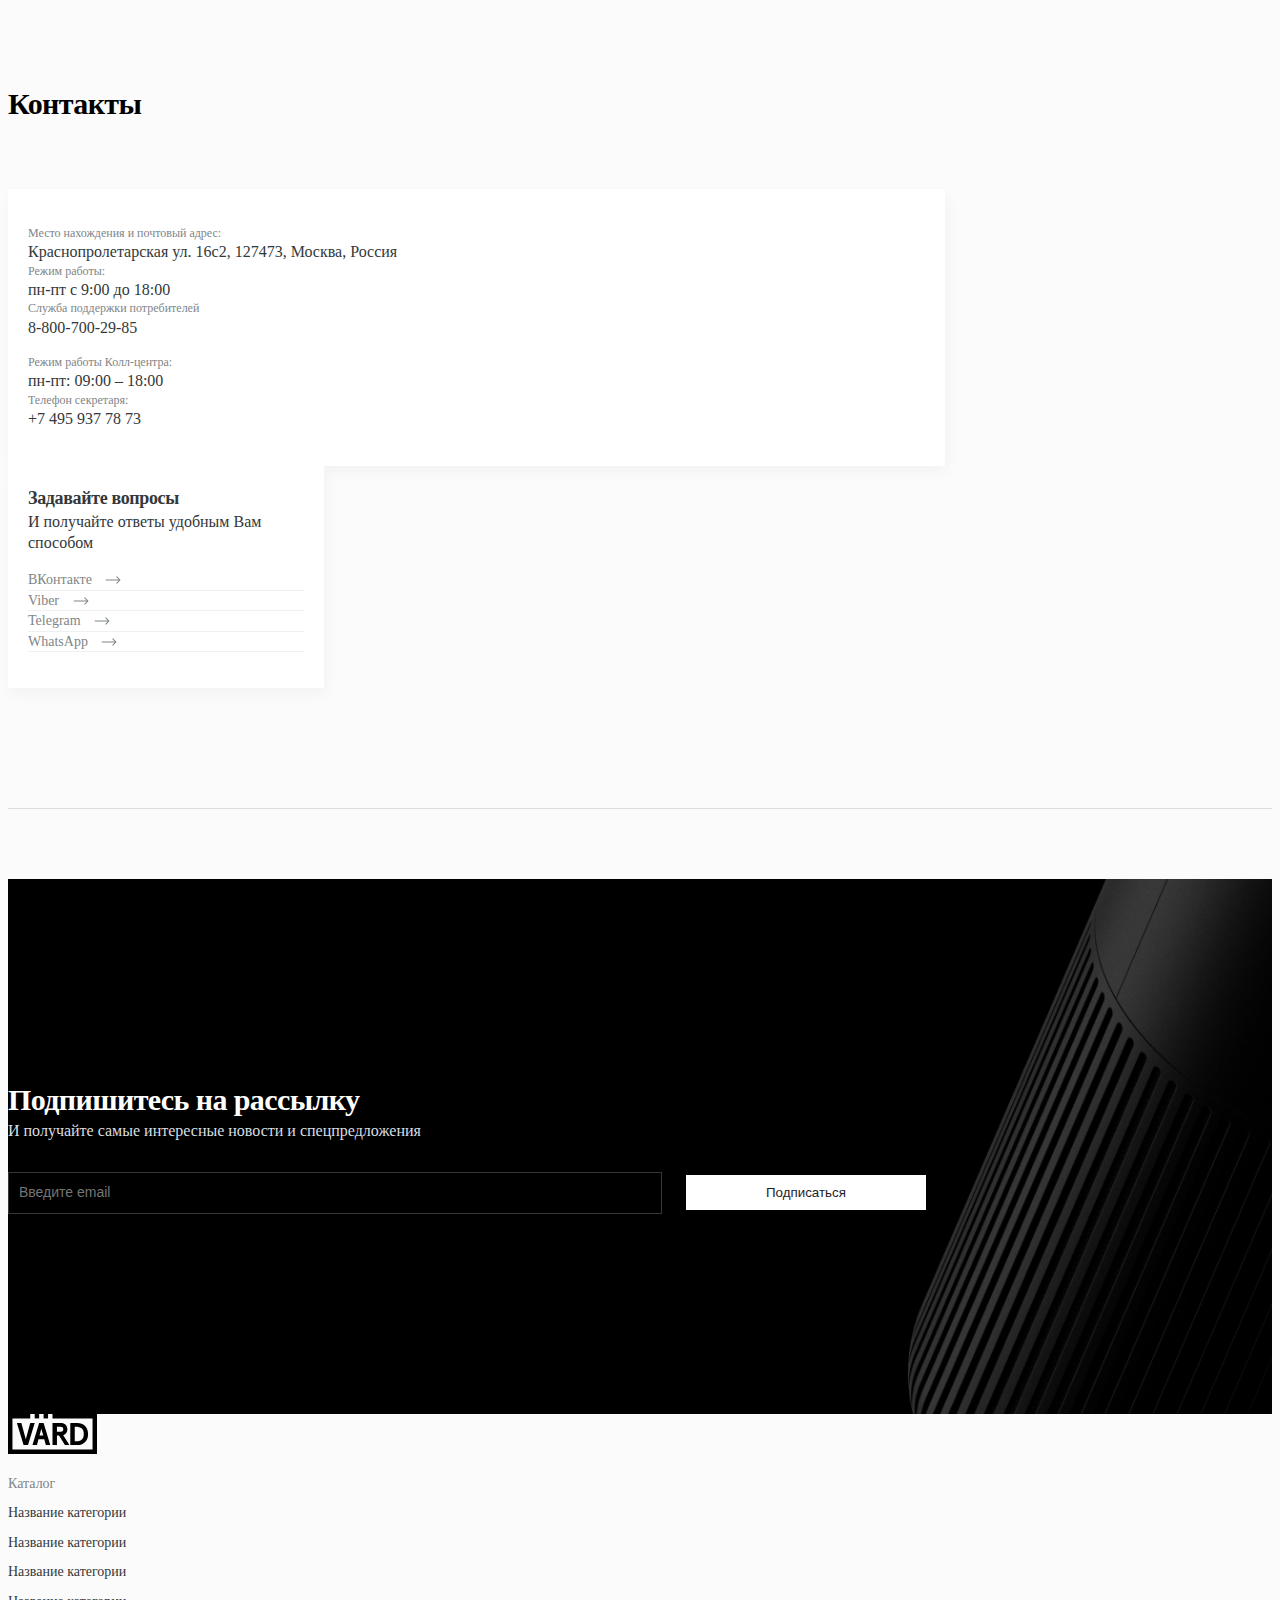
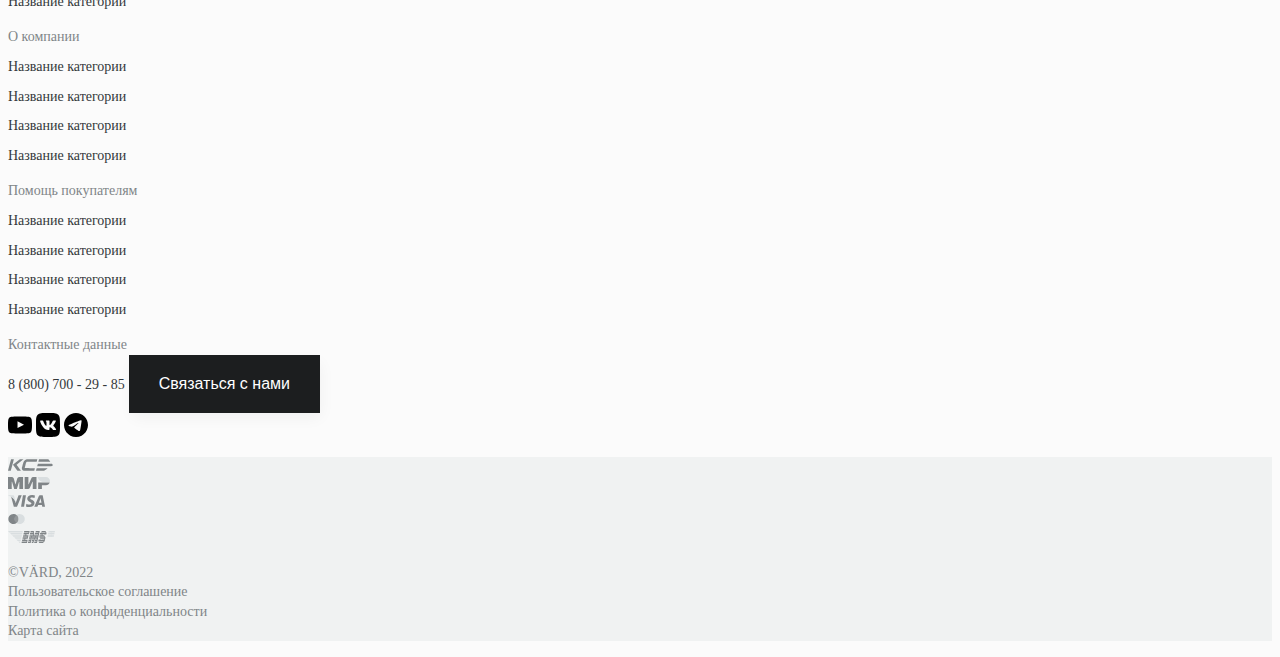
<file: contacts.html>
<!DOCTYPE html>
<html lang="en">

<head>
    <meta charset="UTF-8">
    <meta http-equiv="X-UA-Compatible" content="IE=edge">
    <meta name="viewport" content="width=device-width, initial-scale=1.0">
    <title>Cart</title>
    <link href="https://cdn.jsdelivr.net/npm/bootstrap@5.0.2/dist/css/bootstrap.min.css" rel="stylesheet"
        integrity="sha384-EVSTQN3/azprG1Anm3QDgpJLIm9Nao0Yz1ztcQTwFspd3yD65VohhpuuCOmLASjC" crossorigin="anonymous">
    <link rel="stylesheet" href="https://cdn.jsdelivr.net/npm/swiper@9/swiper-bundle.min.css" />
    <link href="https://fonts.cdnfonts.com/css/manrope" rel="stylesheet">
    <link rel="stylesheet" href="./assets/styles/styles.css">
</head>

<body class="light_bg">
    <section class="container   padding__top30 bottomPadding">
        <h2 class="bolderText return__padding">Контакты</h2>
        <div class="d-flex flex-lg-row flex-column justify-content-between">
            <div class="contacts__wrapper">
                <div class="d-flex flex-lg-row flex-column cart__contact">
                    <div class="col-lg-6 col-12">
                        <ul class="contact__ul-one">
                            <li>
                                <p class="cardMiniatur-card-conent-name fw-normal">Место нахождения и почтовый адрес:
                                </p>
                                <p class="regular16 py-4">Краснопролетарская ул. 16с2, 127473, Москва, Россия</p>
                            </li>
                            <li class="pt-3">
                                <p class="cardMiniatur-card-conent-name fw-normal">Режим работы:</p>
                                <p class="regular16 py-4">пн-пт с 9:00 до 18:00</p>
                            </li>
                            <li class="pt-3">
                                <p class="cardMiniatur-card-conent-name fw-normal">Служба поддержки потребителей</p>
                                <a href="tel:8-800-700-29-85">
                                    <p class="regular16 py-4">8-800-700-29-85</p>
                                </a>
                            </li>
                        </ul>
                    </div>
                    <div class="col-lg-6 col-12">
                        <ul>
                            <li>
                                <p class="cardMiniatur-card-conent-name fw-normal">Режим работы Колл-центра:</p>
                                <p class="regular16 py-4">пн-пт: 09:00 – 18:00</p>
                            </li>
                            <li class="pt-3">
                                <p class="cardMiniatur-card-conent-name fw-normal">Телефон секретаря:</p>
                                <a href="tel:++7 495 937 78 73">
                                    <p class="regular16 py-4">+7 495 937 78 73</p>
                                </a>

                            </li>
                        </ul>
                    </div>
                </div>
            </div>
            <div class="contacts__wrapper-two">
                <div class="d-flex flex-column cart__contact mt-lg-0 mt-4">
                    <p class="boldText py-3">Задавайте вопросы</p>
                    <p class="regular16">И получайте ответы удобным Вам способом</p>
                    <ul class="d-flex flex-column m-0">
                        <li class="cart__contact-item">
                            <a href="#" class="text-gray d-lg-flex align-items-center   cursor-pointer arrowGray py-4">
                                <span>ВКонтакте</span> <svg width="16" height="8" viewBox="0 0 16 8" fill="none"
                                    xmlns="http://www.w3.org/2000/svg">
                                    <path
                                        d="M1 3.5C0.723858 3.5 0.5 3.72386 0.5 4C0.5 4.27614 0.723858 4.5 1 4.5V3.5ZM15.3536 4.35355C15.5488 4.15829 15.5488 3.84171 15.3536 3.64645L12.1716 0.464466C11.9763 0.269204 11.6597 0.269204 11.4645 0.464466C11.2692 0.659728 11.2692 0.976311 11.4645 1.17157L14.2929 4L11.4645 6.82843C11.2692 7.02369 11.2692 7.34027 11.4645 7.53553C11.6597 7.7308 11.9763 7.7308 12.1716 7.53553L15.3536 4.35355ZM1 4.5H15V3.5H1V4.5Z"
                                        fill="#808588"></path>
                                </svg>
                            </a>
                        </li>
                        <li class="cart__contact-item ">
                            <a href="#" class="text-gray d-lg-flex align-items-center   cursor-pointer arrowGray py-4">
                                <span>Viber</span> <svg width="16" height="8" viewBox="0 0 16 8" fill="none"
                                    xmlns="http://www.w3.org/2000/svg">
                                    <path
                                        d="M1 3.5C0.723858 3.5 0.5 3.72386 0.5 4C0.5 4.27614 0.723858 4.5 1 4.5V3.5ZM15.3536 4.35355C15.5488 4.15829 15.5488 3.84171 15.3536 3.64645L12.1716 0.464466C11.9763 0.269204 11.6597 0.269204 11.4645 0.464466C11.2692 0.659728 11.2692 0.976311 11.4645 1.17157L14.2929 4L11.4645 6.82843C11.2692 7.02369 11.2692 7.34027 11.4645 7.53553C11.6597 7.7308 11.9763 7.7308 12.1716 7.53553L15.3536 4.35355ZM1 4.5H15V3.5H1V4.5Z"
                                        fill="#808588"></path>
                                </svg>
                            </a>
                        </li>
                        <li class="cart__contact-item ">
                            <a href="#" class="text-gray d-lg-flex align-items-center   cursor-pointer arrowGray py-4">
                                <span>Telegram</span> <svg width="16" height="8" viewBox="0 0 16 8" fill="none"
                                    xmlns="http://www.w3.org/2000/svg">
                                    <path
                                        d="M1 3.5C0.723858 3.5 0.5 3.72386 0.5 4C0.5 4.27614 0.723858 4.5 1 4.5V3.5ZM15.3536 4.35355C15.5488 4.15829 15.5488 3.84171 15.3536 3.64645L12.1716 0.464466C11.9763 0.269204 11.6597 0.269204 11.4645 0.464466C11.2692 0.659728 11.2692 0.976311 11.4645 1.17157L14.2929 4L11.4645 6.82843C11.2692 7.02369 11.2692 7.34027 11.4645 7.53553C11.6597 7.7308 11.9763 7.7308 12.1716 7.53553L15.3536 4.35355ZM1 4.5H15V3.5H1V4.5Z"
                                        fill="#808588"></path>
                                </svg>
                            </a>
                        </li>
                        <li class="cart__contact-item  border-0">
                            <a href="#"
                                class="text-gray d-lg-flex align-items-center   cursor-pointer arrowGray pt-4 pb-3">
                                <span>WhatsApp</span> <svg width="16" height="8" viewBox="0 0 16 8" fill="none"
                                    xmlns="http://www.w3.org/2000/svg">
                                    <path
                                        d="M1 3.5C0.723858 3.5 0.5 3.72386 0.5 4C0.5 4.27614 0.723858 4.5 1 4.5V3.5ZM15.3536 4.35355C15.5488 4.15829 15.5488 3.84171 15.3536 3.64645L12.1716 0.464466C11.9763 0.269204 11.6597 0.269204 11.4645 0.464466C11.2692 0.659728 11.2692 0.976311 11.4645 1.17157L14.2929 4L11.4645 6.82843C11.2692 7.02369 11.2692 7.34027 11.4645 7.53553C11.6597 7.7308 11.9763 7.7308 12.1716 7.53553L15.3536 4.35355ZM1 4.5H15V3.5H1V4.5Z"
                                        fill="#808588"></path>
                                </svg>
                            </a>
                        </li>
                    </ul>
                </div>
            </div>
        </div>

    </section>


    <footer class="pt-0 border-0">
        <div class="mailinglist">
            <section class="container mailinglist-wrapper">
                <div class="d-flex flex-column">
                    <div class="d-flex flex-column">
                        <p class="mailinglist-title">Подпишитесь на рассылку</p>
                        <p class="mailinglist-subtitle">И получайте самые интересные новости и спецпредложения</p>
                    </div>
                    <div class="d-flex flex-lg-row flex-column">
                        <input class="mailinglist-input" type="text" placeholder="Введите email">
                        <button class="mailinglist-button button_primary">Подписаться</button>
                    </div>
                </div>
            </section>
        </div>
        <div class="container d-flex justify-content-between flex-lg-row flex-column pt-5">
            <logo>
                <img src="./assets/images/logo-footer.svg" alt="logo-footer">
            </logo>
            <div class="d-flex flex-lg-row flex-column pt-lg-0 pt-3">
                <ul class="d-flex flex-column px-lg-5 px-0 pt-lg-0 pt-3">
                    <p class="text-gray">Каталог</p>
                    <a href="#">
                        <li class="text-footer-list text-gray-hover">Название категории</li>
                    </a>
                    <a href="#">
                        <li class="text-footer-list text-gray-hover">Название категории</li>
                    </a>
                    <a href="#">
                        <li class="text-footer-list text-gray-hover">Название категории</li>
                    </a>
                    <a href="#">
                        <li class="text-footer-list text-gray-hover">Название категории</li>
                    </a>
                </ul>
                <ul class="d-flex flex-column px-lg-5 px-0 pt-lg-0 pt-3">
                    <p class="text-gray">О компании</p>
                    <a href="#">
                        <li class="text-footer-list text-gray-hover">Название категории</li>
                    </a>
                    <a href="#">
                        <li class="text-footer-list text-gray-hover">Название категории</li>
                    </a>
                    <a href="#">
                        <li class="text-footer-list text-gray-hover">Название категории</li>
                    </a>
                    <a href="#">
                        <li class="text-footer-list text-gray-hover">Название категории</li>
                    </a>
                </ul>
                <ul class="d-flex flex-column px-lg-5 px-0 pt-lg-0 pt-3">
                    <p class="text-gray">Помощь покупателям</p>
                    <a href="#">
                        <li class="text-footer-list text-gray-hover">Название категории</li>
                    </a>
                    <a href="#">
                        <li class="text-footer-list text-gray-hover">Название категории</li>
                    </a>
                    <a href="#">
                        <li class="text-footer-list text-gray-hover">Название категории</li>
                    </a>
                    <a href="#">
                        <li class="text-footer-list text-gray-hover">Название категории</li>
                    </a>
                </ul>
            </div>
            <div class="d-flex flex-column pt-lg-0 pt-3">
                <p class="text-gray">Контактные данные</p>
                <a href="#" class="text-footer-list text-gray-hover pb-3">8 (800) 700 - 29 - 85</a>
                <button class="footer-button button_secondary">Связаться с нами</button>
                <div class="d-flex pt-3 footer-icon justify-content-between">
                    <a href=""><img src="./assets/images/YouTube-fill.svg" alt="YouTube-fill"></a>
                    <a href=""><img src="./assets/images/vk-fill.svg" alt="vk-fill"></a>
                    <a href=""><img src="./assets/images/Telegram-fill.svg" alt="Telegram-fill"></a>
                </div>
            </div>
        </div>
        <div class="footer-gray mt-5">
            <div class="container">
                <ul class="d-flex justify-content-center py-4 m-0">
                    <li class="px-lg-3 px-2"><img src="./assets/images/foter-gray1.svg" alt="foter-gray1"></li>
                    <li class="px-lg-3 px-2"><img src="./assets/images/foter-gray2.svg" alt="foter-gray1"></li>
                    <li class="px-lg-3 px-2"><img src="./assets/images/foter-gray3.svg" alt="foter-gray1"></li>
                    <li class="px-lg-3 px-2"><img src="./assets/images/foter-gray4.svg" alt="foter-gray1"></li>
                    <li class="px-lg-3 px-2"><img src="./assets/images/foter-gray5.svg" alt="foter-gray1"></li>
                </ul>
                <ul class="d-flex flex-lg-row flex-column-reverse align-items-center justify-content-center py-4 m-0">
                    <a href="#" class="px-3 text-gray py-2 site-name-footer text-gray-hover">
                        <li>©VÄRD, 2022</li>
                    </a>
                    <a href="#" class="px-3 text-gray py-2 text-gray-hover ">
                        <li>Пользовательское соглашение</li>
                    </a>
                    <a href="#" class="px-3 text-gray py-2 text-gray-hover ">
                        <li>Политика о конфиденциальности</li>
                    </a>
                    <a href="#" class="px-3 text-gray py-2 text-gray-hover  ">
                        <li>Карта сайта</li>
                    </a>
                </ul>
            </div>
        </div>
    </footer>
    <script src=" https://cdn.jsdelivr.net/npm/bootstrap@5.0.2/dist/js/bootstrap.bundle.min.js"
        integrity="sha384-MrcW6ZMFYlzcLA8Nl+NtUVF0sA7MsXsP1UyJoMp4YLEuNSfAP+JcXn/tWtIaxVXM" crossorigin="anonymous">
        </script>
    <script src="https://cdn.jsdelivr.net/npm/swiper@9/swiper-bundle.min.js"></script>
    <script src="./assets/script/swiper.js"></script>
</body>

</html>
</file>
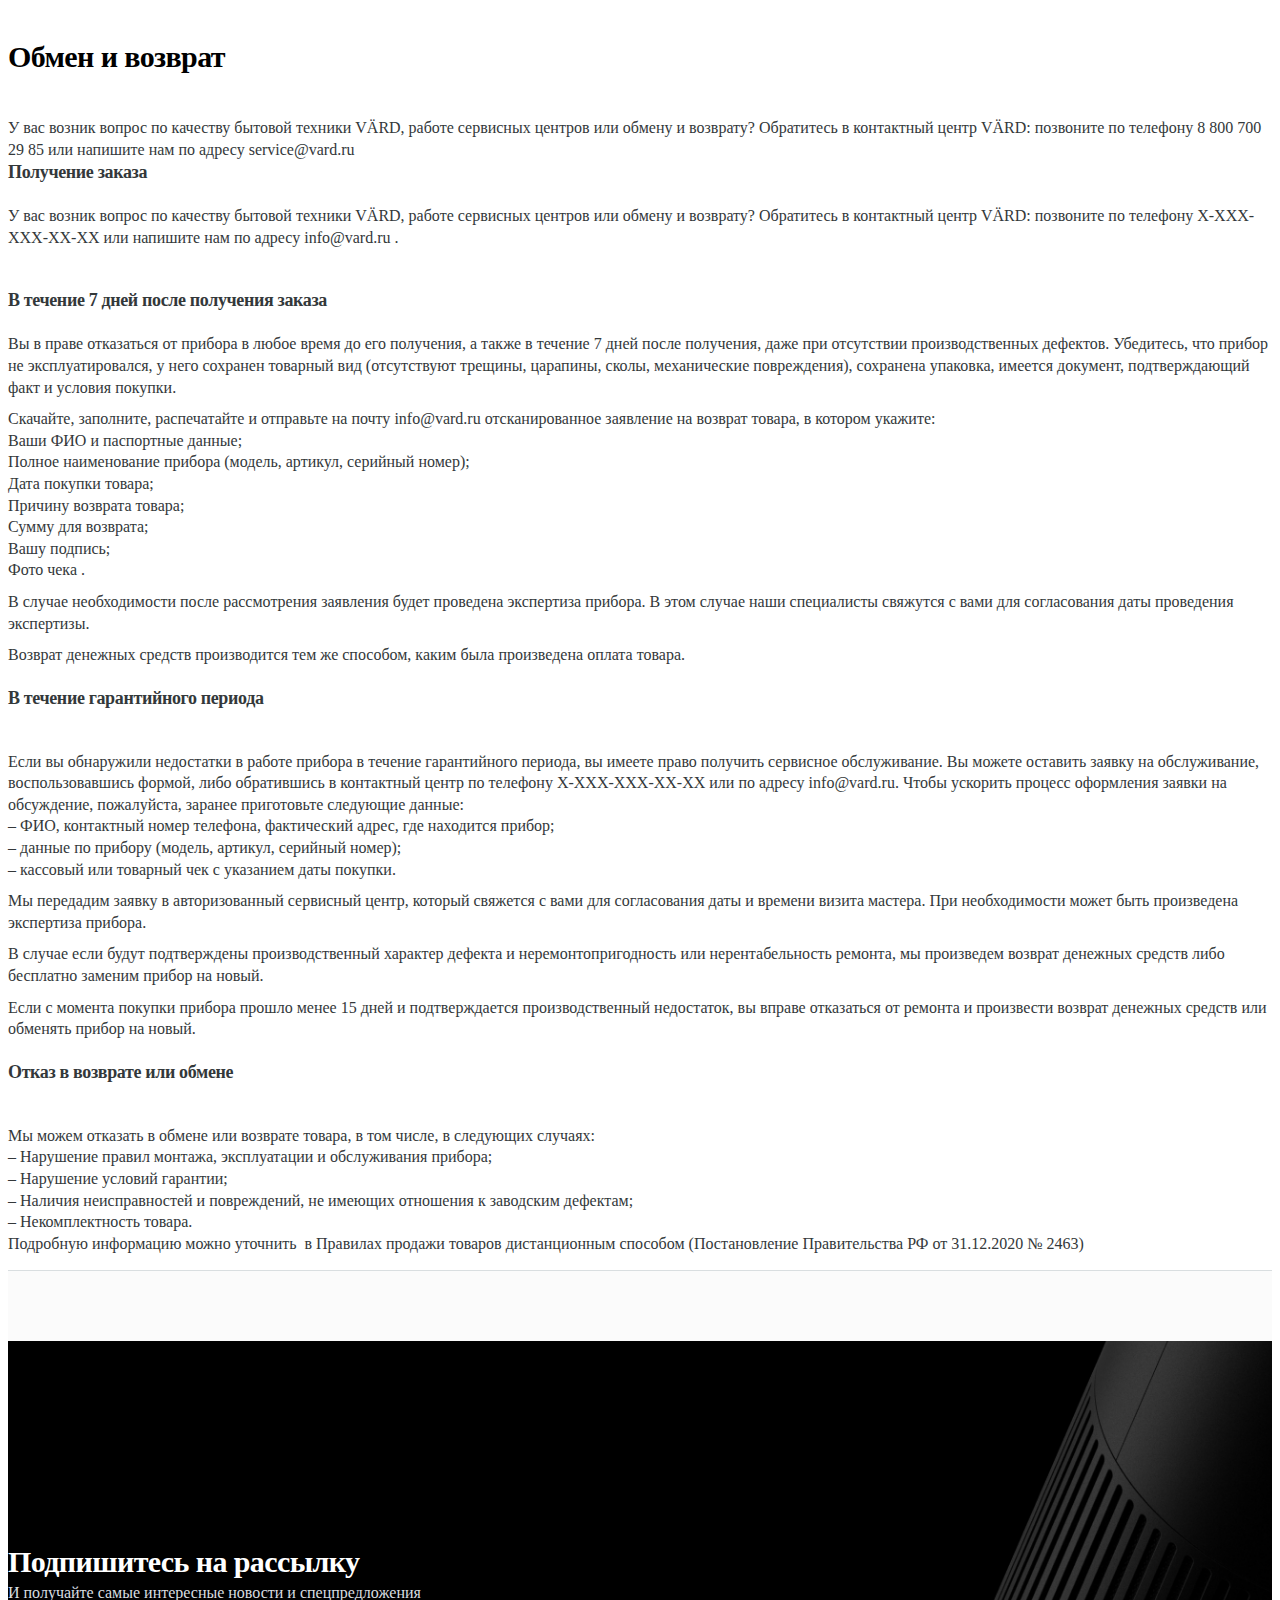
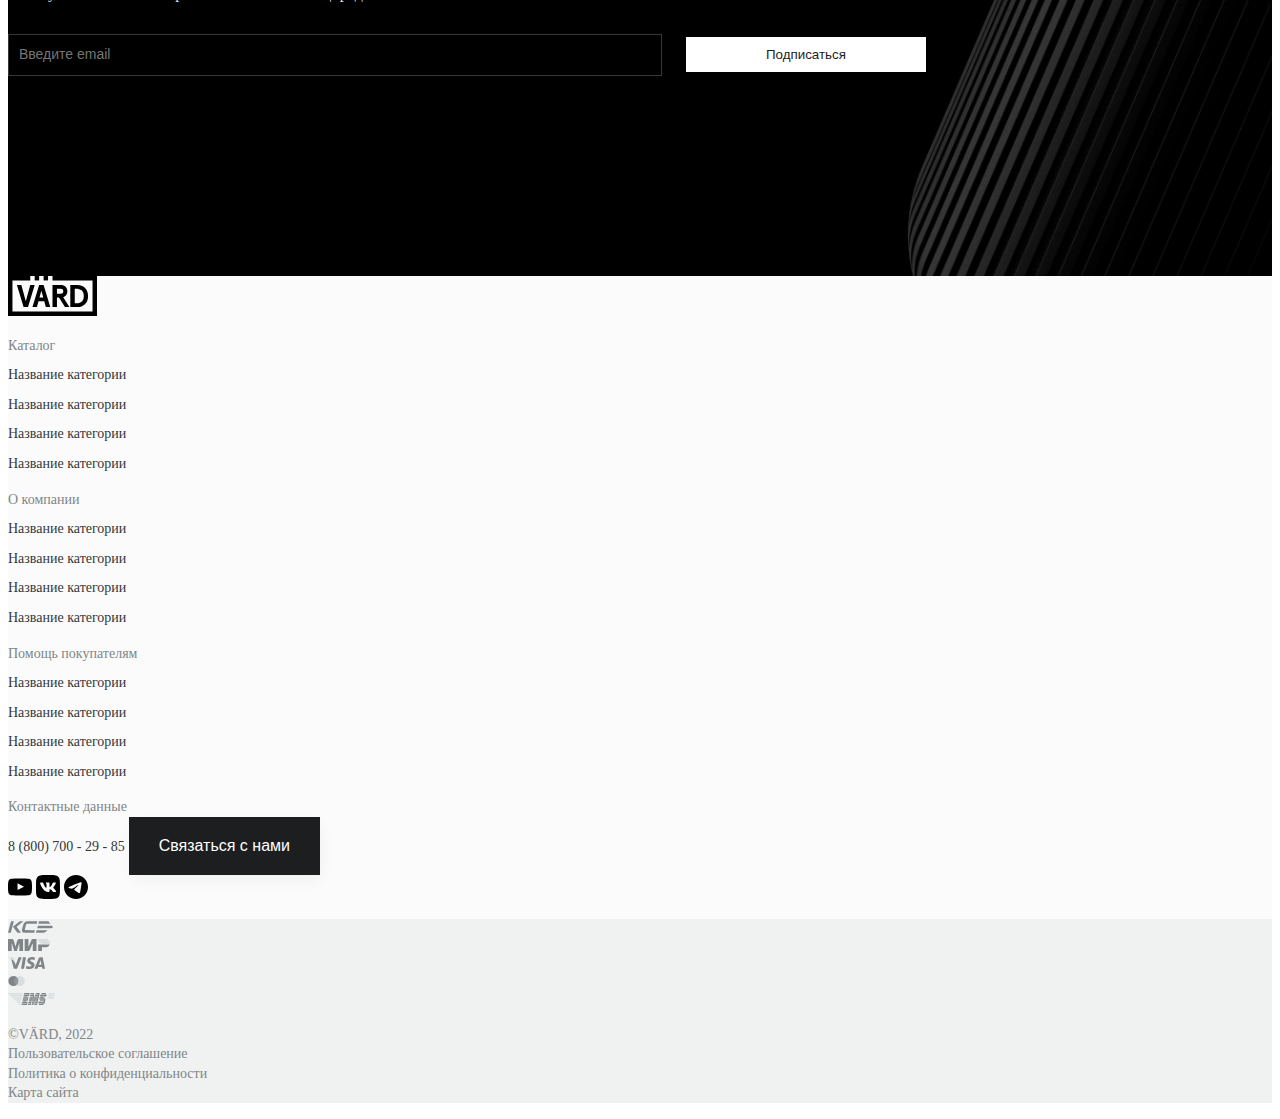
<file: exchange_return.html>
<!DOCTYPE html>
<html lang="en">

<head>
    <meta charset="UTF-8">
    <meta http-equiv="X-UA-Compatible" content="IE=edge">
    <meta name="viewport" content="width=device-width, initial-scale=1.0">
    <title>Cart</title>
    <link href="https://cdn.jsdelivr.net/npm/bootstrap@5.0.2/dist/css/bootstrap.min.css" rel="stylesheet"
        integrity="sha384-EVSTQN3/azprG1Anm3QDgpJLIm9Nao0Yz1ztcQTwFspd3yD65VohhpuuCOmLASjC" crossorigin="anonymous">
    <link rel="stylesheet" href="https://cdn.jsdelivr.net/npm/swiper@9/swiper-bundle.min.css" />
    <link href="https://fonts.cdnfonts.com/css/manrope" rel="stylesheet">
    <link rel="stylesheet" href="./assets/styles/styles.css">

</head>

<body>
    <section class="container">
        <ul>
            <p class="bolderText return__crumbs return__padding">Обмен и возврат</p>
            <li class="regular16 text-start py-4 ">У вас возник вопрос по качеству бытовой техники VÄRD, работе
                сервисных
                центров или
                обмену и возврату?
                Обратитесь
                в контактный центр VÄRD: позвоните по телефону 8 800 700 29 85 или напишите нам по адресу <a
                    href="service@vard.ru" class="regular16 link__return">service@vard.ru</a>
            </li>
            <p class="boldText ">Получение заказа</p>
            <li class="regular16 text-start return__padding">У вас возник вопрос по качеству бытовой техники VÄRD,
                работе сервисных
                центров или обмену и возврату? Обратитесь
                в контактный центр VÄRD: позвоните по телефону Х-ХХХ-ХХХ-ХХ-ХХ или напишите нам по адресу <a
                    class="regular16 link__return" href="info@vard.ru">info@vard.ru</a> .
            </li>
            <p class="boldText">В течение 7 дней после получения заказа</p>
            <li class="regular16 text-start return__padding-top">Вы в праве отказаться от прибора в любое время до его
                получения, а
                также в
                течение 7 дней после получения, даже при
                отсутствии производственных дефектов.
                Убедитесь, что прибор не эксплуатировался, у него сохранен товарный вид (отсутствуют трещины, царапины,
                сколы,
                механические повреждения), сохранена упаковка, имеется документ, подтверждающий факт и условия покупки.
            </li>
            <li class="regular16 text-start return__pading-text">Скачайте, заполните, распечатайте и отправьте на почту
                <a class="regular16 link__return" href="info@vard.ru">info@vard.ru</a>
                отсканированное заявление на возврат товара, в
                котором укажите:
            </li>
            <li class="regular16 text-start ">Ваши ФИО и паспортные данные;</li>
            <li class="regular16 text-start ">Полное наименование прибора (модель, артикул, серийный номер);</li>
            <li class="regular16 text-start ">Дата покупки товара;</li>
            <li class="regular16 text-start ">Причину возврата товара;</li>
            <li class="regular16 text-start ">Сумму для возврата;</li>
            <li class="regular16 text-start ">Вашу подпись;</li>
            <li class="regular16 text-start ">Фото чека .</li>

            <li class="regular16 text-start return__pading-text">В случае необходимости после рассмотрения заявления
                будет проведена
                экспертиза прибора. В этом случае наши специалисты
                свяжутся с вами для согласования даты проведения экспертизы.</li>
            <li class="regular16 text-start return__pading-text pb-4">Возврат денежных средств производится тем же
                способом,
                каким была
                произведена оплата товара.</li>
            <p class="boldText return__padding">В течение гарантийного периода</p>
            <li class="regular16 text-start ">Если вы обнаружили недостатки в работе прибора в течение гарантийного
                периода, вы имеете право получить
                сервисное
                обслуживание. Вы можете оставить заявку на обслуживание, воспользовавшись формой, либо обратившись в
                контактный центр по
                телефону Х-ХХХ-ХХХ-ХХ-ХХ или по адресу <a class="regular16 link__return"
                    href="info@vard.ru">info@vard.ru</a>. Чтобы
                ускорить процесс оформления заявки на
                обсуждение,
                пожалуйста,
                заранее приготовьте следующие данные:</li>
            <li class="regular16 text-start">– ФИО, контактный номер телефона, фактический адрес, где находится
                прибор;
            </li>
            <li class="regular16 text-start ">– данные по прибору (модель, артикул, серийный номер);</li>
            <li class="regular16 text-start ">– кассовый или товарный чек с указанием даты покупки.</li>
            <li class="regular16 text-start return__pading-text">Мы передадим заявку в авторизованный сервисный центр,
                который свяжется
                с
                вами для согласования даты и времени визита
                мастера. При необходимости может быть произведена экспертиза прибора.</li>
            <li class="regular16 text-start return__pading-text">В случае если будут подтверждены производственный
                характер дефекта и
                неремонтопригодность или нерентабельность ремонта,
                мы произведем возврат денежных средств либо бесплатно заменим прибор на новый.</li>
            <li class="regular16 text-start return__pading-text">Если с момента покупки прибора прошло менее 15 дней и
                подтверждается
                производственный недостаток, вы вправе отказаться
                от ремонта и произвести возврат денежных средств или обменять прибор на новый.</li>
            <p class="boldText return__padding">Отказ в возврате или обмене</p>
            <li class="regular16 text-start">Мы можем отказать в обмене или возврате товара, в том числе, в
                следующих
                случаях:</li>
            <li class="regular16 text-start">– Нарушение правил монтажа, эксплуатации и обслуживания прибора;</li>
            <li class="regular16 text-start">– Нарушение условий гарантии;</li>
            <li class="regular16 text-start">– Наличия неисправностей и повреждений, не имеющих отношения к
                заводским
                дефектам;</li>
            <li class="regular16 text-start">– Некомплектность товара.</li>
            <li class="regular16 text-start pb-5">Подробную информацию можно уточнить  в Правилах продажи товаров
                дистанционным способом (Постановление
                Правительства РФ
                от 31.12.2020 № 2463)</li>
        </ul>
    </section>
    <footer class="pt-0 border-0">
        <div class="mailinglist">
            <section class="container mailinglist-wrapper">
                <div class="d-flex flex-column">
                    <div class="d-flex flex-column">
                        <p class="mailinglist-title">Подпишитесь на рассылку</p>
                        <p class="mailinglist-subtitle">И получайте самые интересные новости и спецпредложения</p>
                    </div>
                    <div class="d-flex flex-lg-row flex-column">
                        <input class="mailinglist-input" type="text" placeholder="Введите email">
                        <button class="mailinglist-button button_primary">Подписаться</button>
                    </div>
                </div>
            </section>
        </div>
        <div class="container d-flex justify-content-between flex-lg-row flex-column pt-5">
            <logo>
                <img src="./assets/images/logo-footer.svg" alt="logo-footer">
            </logo>
            <div class="d-flex flex-lg-row flex-column pt-lg-0 pt-3">
                <ul class="d-flex flex-column px-lg-5 px-0 pt-lg-0 pt-3">
                    <p class="text-gray">Каталог</p>
                    <a href="#">
                        <li class="text-footer-list text-gray-hover">Название категории</li>
                    </a>
                    <a href="#">
                        <li class="text-footer-list text-gray-hover">Название категории</li>
                    </a>
                    <a href="#">
                        <li class="text-footer-list text-gray-hover">Название категории</li>
                    </a>
                    <a href="#">
                        <li class="text-footer-list text-gray-hover">Название категории</li>
                    </a>
                </ul>
                <ul class="d-flex flex-column px-lg-5 px-0 pt-lg-0 pt-3">
                    <p class="text-gray">О компании</p>
                    <a href="#">
                        <li class="text-footer-list text-gray-hover">Название категории</li>
                    </a>
                    <a href="#">
                        <li class="text-footer-list text-gray-hover">Название категории</li>
                    </a>
                    <a href="#">
                        <li class="text-footer-list text-gray-hover">Название категории</li>
                    </a>
                    <a href="#">
                        <li class="text-footer-list text-gray-hover">Название категории</li>
                    </a>
                </ul>
                <ul class="d-flex flex-column px-lg-5 px-0 pt-lg-0 pt-3">
                    <p class="text-gray">Помощь покупателям</p>
                    <a href="#">
                        <li class="text-footer-list text-gray-hover">Название категории</li>
                    </a>
                    <a href="#">
                        <li class="text-footer-list text-gray-hover">Название категории</li>
                    </a>
                    <a href="#">
                        <li class="text-footer-list text-gray-hover">Название категории</li>
                    </a>
                    <a href="#">
                        <li class="text-footer-list text-gray-hover">Название категории</li>
                    </a>
                </ul>
            </div>
            <div class="d-flex flex-column pt-lg-0 pt-3">
                <p class="text-gray">Контактные данные</p>
                <a href="#" class="text-footer-list text-gray-hover pb-3">8 (800) 700 - 29 - 85</a>
                <button class="footer-button button_secondary">Связаться с нами</button>
                <div class="d-flex pt-3 footer-icon justify-content-between">
                    <a href=""><img src="./assets/images/YouTube-fill.svg" alt="YouTube-fill"></a>
                    <a href=""><img src="./assets/images/vk-fill.svg" alt="vk-fill"></a>
                    <a href=""><img src="./assets/images/Telegram-fill.svg" alt="Telegram-fill"></a>
                </div>
            </div>
        </div>
        <div class="footer-gray mt-5">
            <div class="container">
                <ul class="d-flex justify-content-center py-4 m-0">
                    <li class="px-lg-3 px-2"><img src="./assets/images/foter-gray1.svg" alt="foter-gray1"></li>
                    <li class="px-lg-3 px-2"><img src="./assets/images/foter-gray2.svg" alt="foter-gray1"></li>
                    <li class="px-lg-3 px-2"><img src="./assets/images/foter-gray3.svg" alt="foter-gray1"></li>
                    <li class="px-lg-3 px-2"><img src="./assets/images/foter-gray4.svg" alt="foter-gray1"></li>
                    <li class="px-lg-3 px-2"><img src="./assets/images/foter-gray5.svg" alt="foter-gray1"></li>
                </ul>
                <ul class="d-flex flex-lg-row flex-column-reverse align-items-center justify-content-center py-4 m-0">
                    <a href="#" class="px-3 text-gray py-2 site-name-footer text-gray-hover">
                        <li>©VÄRD, 2022</li>
                    </a>
                    <a href="#" class="px-3 text-gray py-2 text-gray-hover ">
                        <li>Пользовательское соглашение</li>
                    </a>
                    <a href="#" class="px-3 text-gray py-2 text-gray-hover ">
                        <li>Политика о конфиденциальности</li>
                    </a>
                    <a href="#" class="px-3 text-gray py-2 text-gray-hover  ">
                        <li>Карта сайта</li>
                    </a>
                </ul>
            </div>
        </div>
    </footer>
    <script src=" https://cdn.jsdelivr.net/npm/bootstrap@5.0.2/dist/js/bootstrap.bundle.min.js"
        integrity="sha384-MrcW6ZMFYlzcLA8Nl+NtUVF0sA7MsXsP1UyJoMp4YLEuNSfAP+JcXn/tWtIaxVXM" crossorigin="anonymous">
        </script>
    <script src="https://cdn.jsdelivr.net/npm/swiper@9/swiper-bundle.min.js"></script>
    <script src="./assets/script/swiper.js"></script>
</body>

</html>
</file>
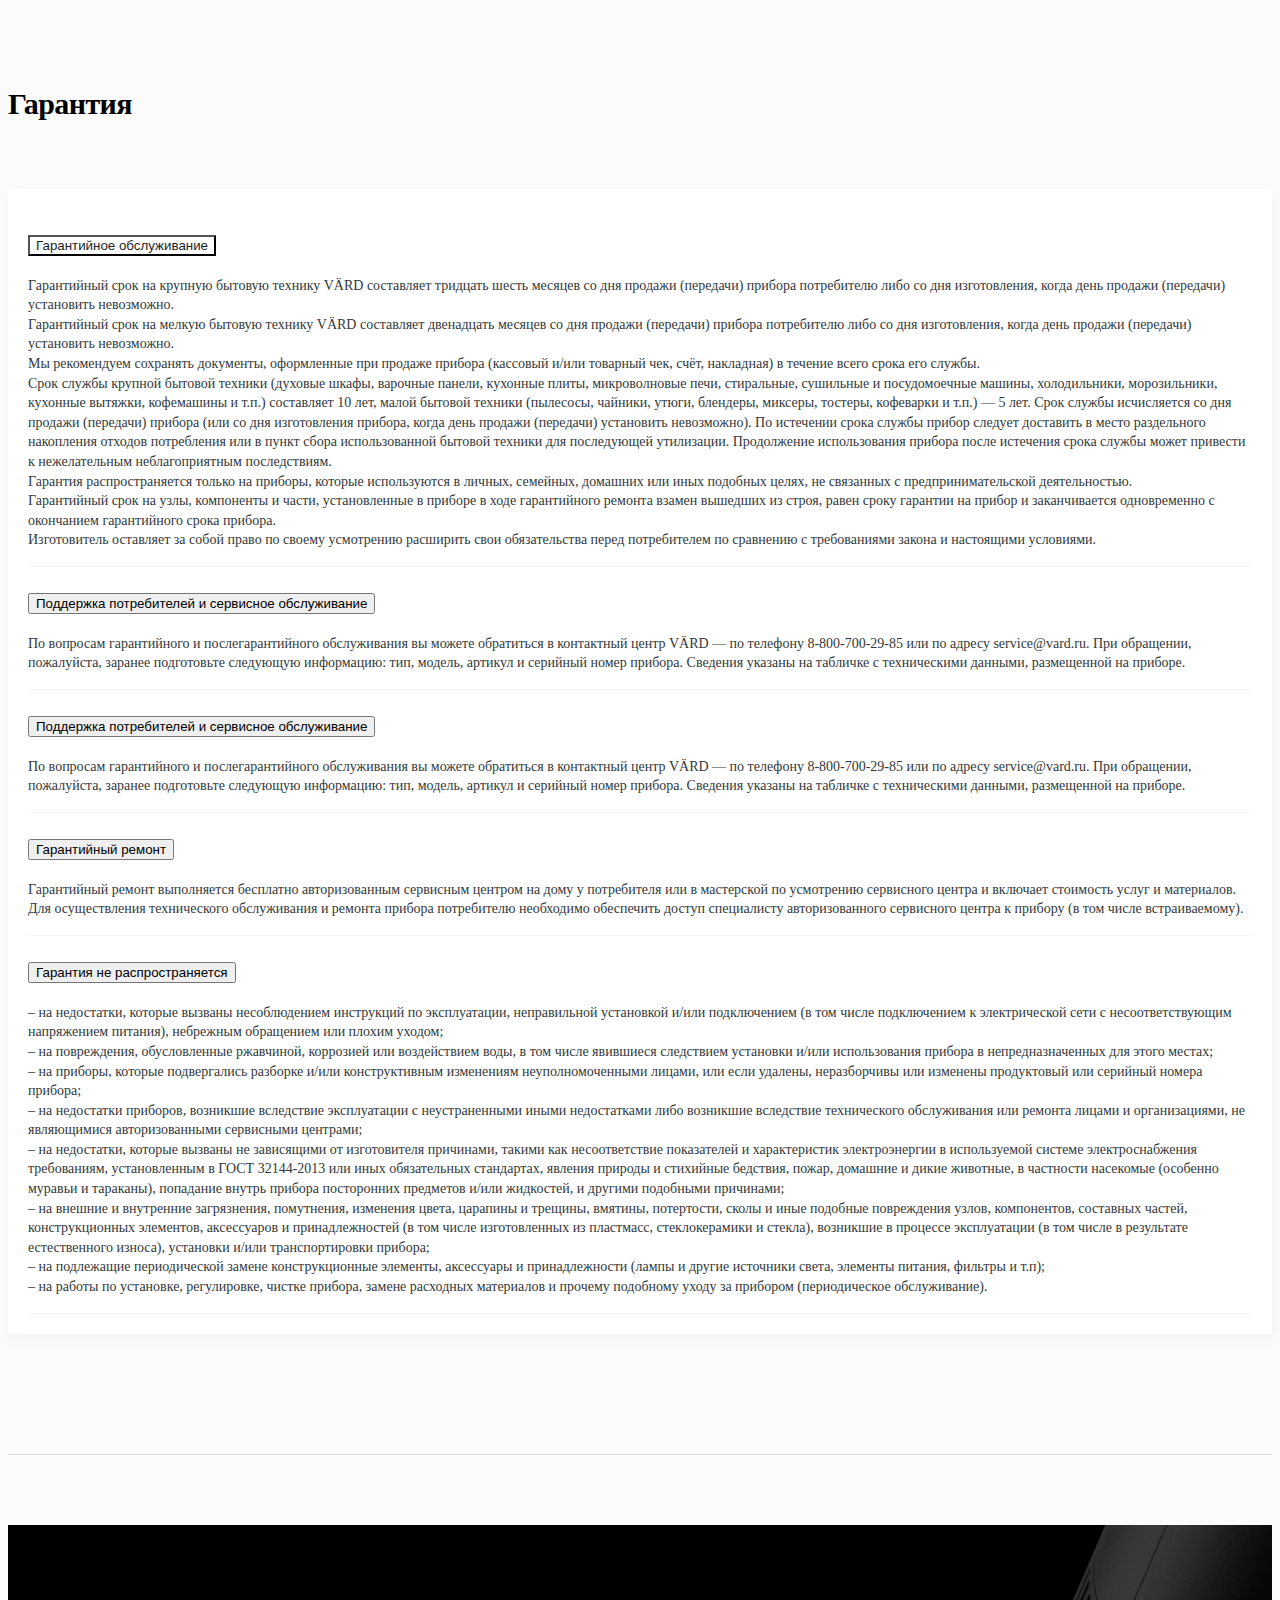
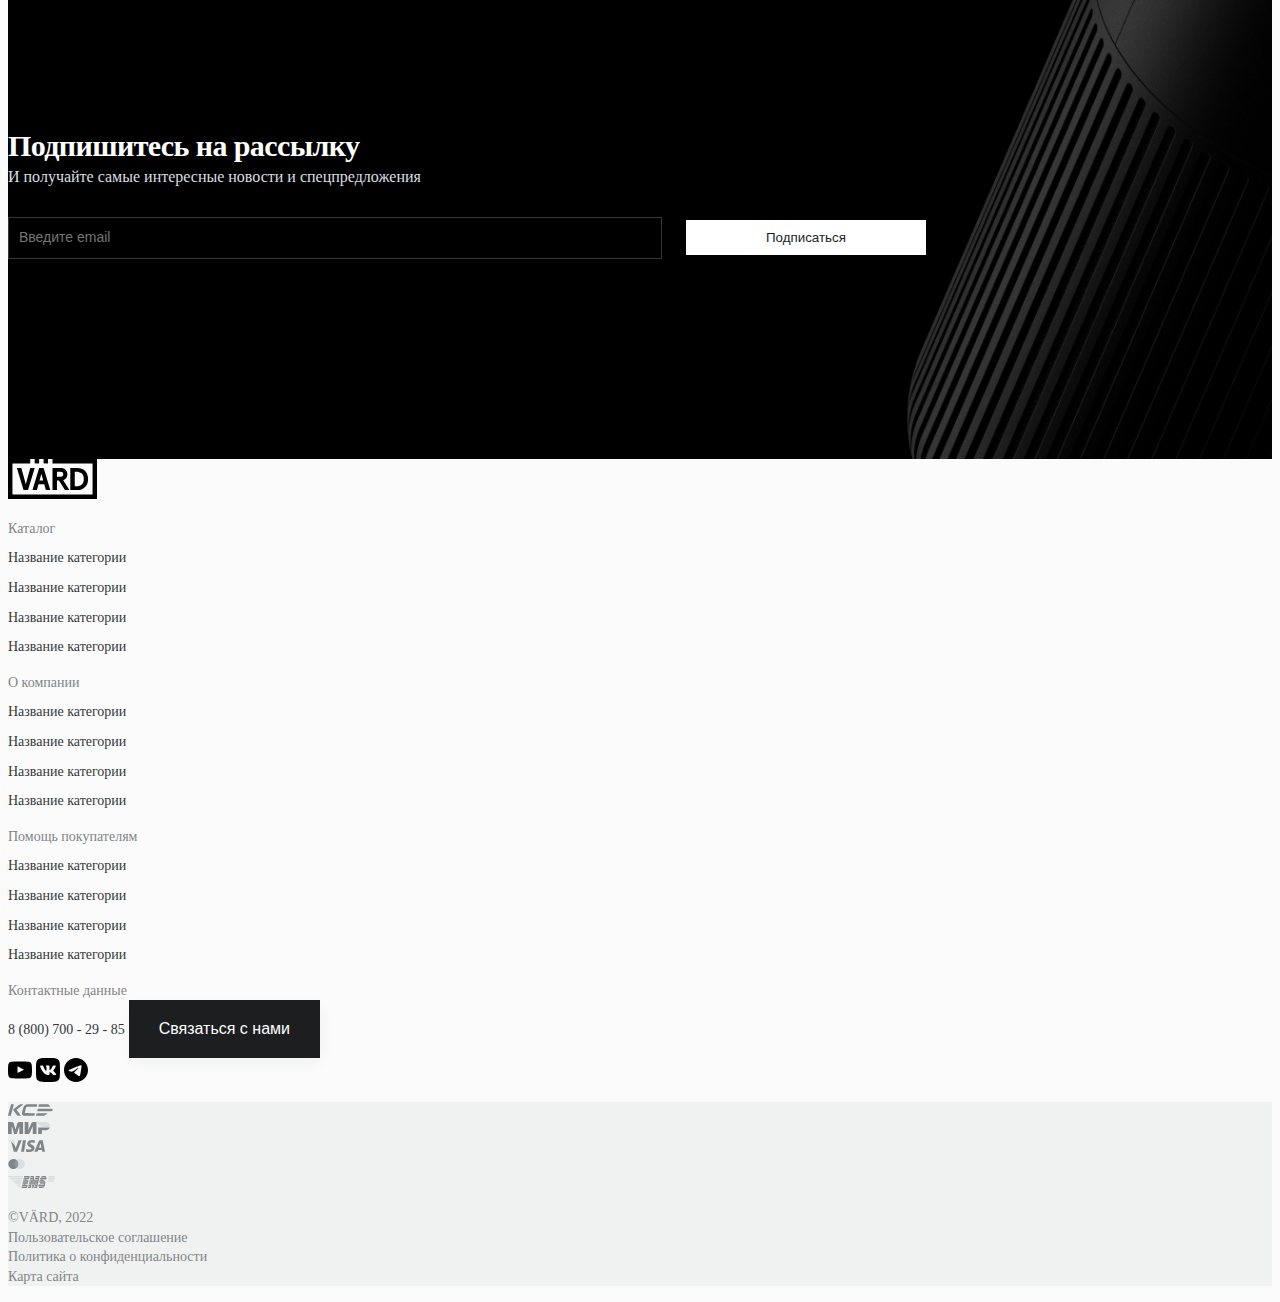
<file: guarantees.html>
<!DOCTYPE html>
<html lang="en">

<head>
    <meta charset="UTF-8">
    <meta http-equiv="X-UA-Compatible" content="IE=edge">
    <meta name="viewport" content="width=device-width, initial-scale=1.0">
    <title>Cart</title>
    <link href="https://cdn.jsdelivr.net/npm/bootstrap@5.0.2/dist/css/bootstrap.min.css" rel="stylesheet"
        integrity="sha384-EVSTQN3/azprG1Anm3QDgpJLIm9Nao0Yz1ztcQTwFspd3yD65VohhpuuCOmLASjC" crossorigin="anonymous">
    <link rel="stylesheet" href="https://cdn.jsdelivr.net/npm/swiper@9/swiper-bundle.min.css" />
    <link href="https://fonts.cdnfonts.com/css/manrope" rel="stylesheet">
    <link rel="stylesheet" href="./assets/styles/styles.css">
</head>

<body class="light_bg">
    <section class="container  padding__top30 bottomPadding">
        <h2 class="bolderText return__padding">Гарантия</h2>
        <div class="accordion cart__contact " id="accordionExample">
            <div class="accordion-item accordion-item-guarantees ">
                <h2 class="accordion-header py-2">
                    <button class="accordion-button" type="button" data-bs-toggle="collapse" data-bs-target="#collapse1"
                        aria-expanded="true" aria-controls="collapse1">
                        Гарантийное обслуживание
                    </button>
                </h2>
                <div id="collapse1" class="accordion-collapse collapse show" data-bs-parent="#accordionExample">
                    <div class="accordion-body">
                        <ul class="col-lg-10 col-11">
                            <li class="regular14">Гарантийный срок на крупную бытовую технику VÄRD составляет тридцать
                                шесть месяцев со
                                дня продажи (передачи) прибора
                                потребителю либо со дня изготовления, когда день продажи (передачи) установить
                                невозможно.</li>
                            <li class="regular14 pt-4">Гарантийный срок на мелкую бытовую технику VÄRD составляет
                                двенадцать месяцев со дня продажи (передачи) прибора
                                потребителю либо со дня изготовления, когда день продажи (передачи) установить
                                невозможно.</li>
                            <li class="regular14 pt-4">Мы рекомендуем сохранять документы, оформленные при продаже
                                прибора (кассовый и/или товарный чек, счёт, накладная) в
                                течение всего срока его службы.</li>
                            <li class="regular14 pt-4">Срок службы крупной бытовой техники (духовые шкафы, варочные
                                панели, кухонные плиты, микроволновые печи, стиральные,
                                сушильные и посудомоечные машины, холодильники, морозильники, кухонные вытяжки,
                                кофемашины и т.п.) составляет 10 лет,
                                малой бытовой техники (пылесосы, чайники, утюги, блендеры, миксеры, тостеры, кофеварки и
                                т.п.) — 5 лет. Срок службы
                                исчисляется со дня продажи (передачи) прибора (или со дня изготовления прибора, когда
                                день продажи (передачи) установить
                                невозможно). По истечении срока службы прибор следует доставить в место раздельного
                                накопления отходов потребления или в
                                пункт сбора использованной бытовой техники для последующей утилизации. Продолжение
                                использования прибора после истечения
                                срока службы может привести к нежелательным неблагоприятным последствиям.</li>
                            <li class="regular14 pt-4">Гарантия распространяется только на приборы, которые
                                используются
                                в личных, семейных, домашних или иных подобных целях, не связанных с предпринимательской
                                деятельностью.</li>
                            <li class="regular14 pt-4">Гарантийный срок на узлы, компоненты и части, установленные в
                                приборе в ходе гарантийного ремонта взамен вышедших из
                                строя, равен сроку гарантии на прибор и заканчивается одновременно с окончанием
                                гарантийного срока прибора.</li>
                            <li class="regular14 pt-4">Изготовитель оставляет за собой право по своему усмотрению
                                расширить свои обязательства перед потребителем по сравнению
                                с требованиями закона и настоящими условиями.</li>
                        </ul>
                    </div>
                </div>
            </div>
            <div class="accordion-item accordion-item-guarantees">
                <h2 class="accordion-header py-2">
                    <button class="accordion-button collapsed" type="button" data-bs-toggle="collapse"
                        data-bs-target="#collapse2" aria-expanded="false" aria-controls="collapse2">
                        Поддержка потребителей и сервисное обслуживание
                    </button>
                </h2>
                <div id="collapse2" class="accordion-collapse collapse" data-bs-parent="#accordionExample">
                    <div class="accordion-body">
                        <ul class="col-lg-10 col-11">
                            <li class="regular14">По вопросам гарантийного и послегарантийного обслуживания вы можете
                                обратиться в контактный центр VÄRD — по телефону
                                8-800-700-29-85 или по адресу service@vard.ru. При обращении, пожалуйста, заранее
                                подготовьте следующую информацию: тип,
                                модель, артикул и серийный номер прибора. Сведения указаны на табличке с техническими
                                данными, размещенной на приборе.</li>
                        </ul>
                    </div>
                </div>
            </div>
            <div class="accordion-item accordion-item-guarantees">
                <h2 class="accordion-header py-2">
                    <button class="accordion-button collapsed" type="button" data-bs-toggle="collapse"
                        data-bs-target="#collapse3" aria-expanded="false" aria-controls="collapse3">
                        Поддержка потребителей и сервисное обслуживание
                    </button>
                </h2>
                <div id="collapse3" class="accordion-collapse collapse" data-bs-parent="#accordionExample">
                    <div class="accordion-body">
                        <ul class="col-lg-10 col-11">
                            <li class="regular14">По вопросам гарантийного и послегарантийного обслуживания вы можете
                                обратиться в контактный центр VÄRD — по телефону
                                8-800-700-29-85 или по адресу service@vard.ru. При обращении, пожалуйста, заранее
                                подготовьте следующую информацию: тип,
                                модель, артикул и серийный номер прибора. Сведения указаны на табличке с техническими
                                данными, размещенной на приборе.</li>
                        </ul>
                    </div>
                </div>
            </div>
            <div class="accordion-item accordion-item-guarantees">
                <h2 class="accordion-header py-2">
                    <button class="accordion-button collapsed" type="button" data-bs-toggle="collapse"
                        data-bs-target="#collapse4" aria-expanded="false" aria-controls="collapse4">
                        Гарантийный ремонт
                    </button>
                </h2>
                <div id="collapse4" class="accordion-collapse collapse" data-bs-parent="#accordionExample">
                    <div class="accordion-body">
                        <ul class="col-lg-10 col-11">
                            <li class="regular14">Гарантийный ремонт выполняется бесплатно авторизованным сервисным
                                центром на дому у потребителя или в мастерской по
                                усмотрению сервисного центра и включает стоимость услуг и материалов. Для осуществления
                                технического обслуживания и
                                ремонта прибора потребителю необходимо обеспечить доступ специалисту авторизованного
                                сервисного центра к прибору (в том
                                числе встраиваемому).</li>
                        </ul>
                    </div>
                </div>
            </div>
            <div class="accordion-item accordion-item-guarantees border-0">
                <h2 class="accordion-header py-2">
                    <button class="accordion-button collapsed" type="button" data-bs-toggle="collapse"
                        data-bs-target="#collapse5" aria-expanded="false" aria-controls="collapse5">
                        Гарантия не распространяется
                    </button>
                </h2>
                <div id="collapse5" class="accordion-collapse collapse" data-bs-parent="#accordionExample">
                    <div class="accordion-body">
                        <ul class="col-lg-10 col-11">
                            <li class="regular14">– на недостатки, которые вызваны несоблюдением инструкций по
                                эксплуатации, неправильной установкой и/или подключением (в
                                том числе подключением к электрической сети с несоответствующим напряжением питания),
                                небрежным обращением или плохим
                                уходом;</li>
                            <li class="regular14 pt-4">– на повреждения, обусловленные ржавчиной, коррозией или
                                воздействием воды, в том числе явившиеся следствием установки
                                и/или использования прибора в непредназначенных для этого местах;</li>
                            <li class="regular14">– на приборы, которые подвергались разборке и/или конструктивным
                                изменениям неуполномоченными лицами, или если удалены,
                                неразборчивы или изменены продуктовый или серийный номера прибора;</li>
                            <li class="regular14 pt-4">– на недостатки приборов, возникшие вследствие эксплуатации с
                                неустраненными иными недостатками либо возникшие
                                вследствие технического обслуживания или ремонта лицами и организациями, не являющимися
                                авторизованными сервисными
                                центрами;</li>
                            <li class="regular14">– на недостатки, которые вызваны не зависящими от изготовителя
                                причинами, такими как несоответствие показателей и
                                характеристик электроэнергии в используемой системе электроснабжения требованиям,
                                установленным в ГОСТ 32144-2013 или
                                иных обязательных стандартах, явления природы и стихийные бедствия, пожар, домашние и
                                дикие животные, в частности
                                насекомые (особенно муравьи и тараканы), попадание внутрь прибора посторонних предметов
                                и/или жидкостей, и другими
                                подобными причинами;</li>
                            <li class="regular14 pt-4">– на внешние и внутренние загрязнения, помутнения, изменения
                                цвета, царапины и трещины, вмятины, потертости, сколы и
                                иные подобные повреждения узлов, компонентов, составных частей, конструкционных
                                элементов, аксессуаров и принадлежностей
                                (в том числе изготовленных из пластмасс, стеклокерамики и стекла), возникшие в процессе
                                эксплуатации (в том числе в
                                результате естественного износа), установки и/или транспортировки прибора;</li>
                            <li class="regular14">– на подлежащие периодической замене конструкционные элементы,
                                аксессуары и принадлежности (лампы и другие источники
                                света, элементы питания, фильтры и т.п);</li>
                            <li class="regular14 pt-4">– на работы по установке, регулировке, чистке прибора, замене
                                расходных материалов и прочему подобному уходу за прибором
                                (периодическое обслуживание).</li>
                        </ul>
                    </div>
                </div>
            </div>
        </div>
    </section>


    <footer class="pt-0 border-0">
        <div class="mailinglist">
            <section class="container mailinglist-wrapper">
                <div class="d-flex flex-column">
                    <div class="d-flex flex-column">
                        <p class="mailinglist-title">Подпишитесь на рассылку</p>
                        <p class="mailinglist-subtitle">И получайте самые интересные новости и спецпредложения</p>
                    </div>
                    <div class="d-flex flex-lg-row flex-column">
                        <input class="mailinglist-input" type="text" placeholder="Введите email">
                        <button class="mailinglist-button button_primary">Подписаться</button>
                    </div>
                </div>
            </section>
        </div>
        <div class="container d-flex justify-content-between flex-lg-row flex-column pt-5">
            <logo>
                <img src="./assets/images/logo-footer.svg" alt="logo-footer">
            </logo>
            <div class="d-flex flex-lg-row flex-column pt-lg-0 pt-3">
                <ul class="d-flex flex-column px-lg-5 px-0 pt-lg-0 pt-3">
                    <p class="text-gray">Каталог</p>
                    <a href="#">
                        <li class="text-footer-list text-gray-hover">Название категории</li>
                    </a>
                    <a href="#">
                        <li class="text-footer-list text-gray-hover">Название категории</li>
                    </a>
                    <a href="#">
                        <li class="text-footer-list text-gray-hover">Название категории</li>
                    </a>
                    <a href="#">
                        <li class="text-footer-list text-gray-hover">Название категории</li>
                    </a>
                </ul>
                <ul class="d-flex flex-column px-lg-5 px-0 pt-lg-0 pt-3">
                    <p class="text-gray">О компании</p>
                    <a href="#">
                        <li class="text-footer-list text-gray-hover">Название категории</li>
                    </a>
                    <a href="#">
                        <li class="text-footer-list text-gray-hover">Название категории</li>
                    </a>
                    <a href="#">
                        <li class="text-footer-list text-gray-hover">Название категории</li>
                    </a>
                    <a href="#">
                        <li class="text-footer-list text-gray-hover">Название категории</li>
                    </a>
                </ul>
                <ul class="d-flex flex-column px-lg-5 px-0 pt-lg-0 pt-3">
                    <p class="text-gray">Помощь покупателям</p>
                    <a href="#">
                        <li class="text-footer-list text-gray-hover">Название категории</li>
                    </a>
                    <a href="#">
                        <li class="text-footer-list text-gray-hover">Название категории</li>
                    </a>
                    <a href="#">
                        <li class="text-footer-list text-gray-hover">Название категории</li>
                    </a>
                    <a href="#">
                        <li class="text-footer-list text-gray-hover">Название категории</li>
                    </a>
                </ul>
            </div>
            <div class="d-flex flex-column pt-lg-0 pt-3">
                <p class="text-gray">Контактные данные</p>
                <a href="#" class="text-footer-list text-gray-hover pb-3">8 (800) 700 - 29 - 85</a>
                <button class="footer-button button_secondary">Связаться с нами</button>
                <div class="d-flex pt-3 footer-icon justify-content-between">
                    <a href=""><img src="./assets/images/YouTube-fill.svg" alt="YouTube-fill"></a>
                    <a href=""><img src="./assets/images/vk-fill.svg" alt="vk-fill"></a>
                    <a href=""><img src="./assets/images/Telegram-fill.svg" alt="Telegram-fill"></a>
                </div>
            </div>
        </div>
        <div class="footer-gray mt-5">
            <div class="container">
                <ul class="d-flex justify-content-center py-4 m-0">
                    <li class="px-lg-3 px-2"><img src="./assets/images/foter-gray1.svg" alt="foter-gray1"></li>
                    <li class="px-lg-3 px-2"><img src="./assets/images/foter-gray2.svg" alt="foter-gray1"></li>
                    <li class="px-lg-3 px-2"><img src="./assets/images/foter-gray3.svg" alt="foter-gray1"></li>
                    <li class="px-lg-3 px-2"><img src="./assets/images/foter-gray4.svg" alt="foter-gray1"></li>
                    <li class="px-lg-3 px-2"><img src="./assets/images/foter-gray5.svg" alt="foter-gray1"></li>
                </ul>
                <ul class="d-flex flex-lg-row flex-column-reverse align-items-center justify-content-center py-4 m-0">
                    <a href="#" class="px-3 text-gray py-2 site-name-footer text-gray-hover">
                        <li>©VÄRD, 2022</li>
                    </a>
                    <a href="#" class="px-3 text-gray py-2 text-gray-hover ">
                        <li>Пользовательское соглашение</li>
                    </a>
                    <a href="#" class="px-3 text-gray py-2 text-gray-hover ">
                        <li>Политика о конфиденциальности</li>
                    </a>
                    <a href="#" class="px-3 text-gray py-2 text-gray-hover  ">
                        <li>Карта сайта</li>
                    </a>
                </ul>
            </div>
        </div>
    </footer>
    <script src=" https://cdn.jsdelivr.net/npm/bootstrap@5.0.2/dist/js/bootstrap.bundle.min.js"
        integrity="sha384-MrcW6ZMFYlzcLA8Nl+NtUVF0sA7MsXsP1UyJoMp4YLEuNSfAP+JcXn/tWtIaxVXM" crossorigin="anonymous">
        </script>
    <script src="https://cdn.jsdelivr.net/npm/swiper@9/swiper-bundle.min.js"></script>
    <script src="./assets/script/swiper.js"></script>
</body>

</html>
</file>
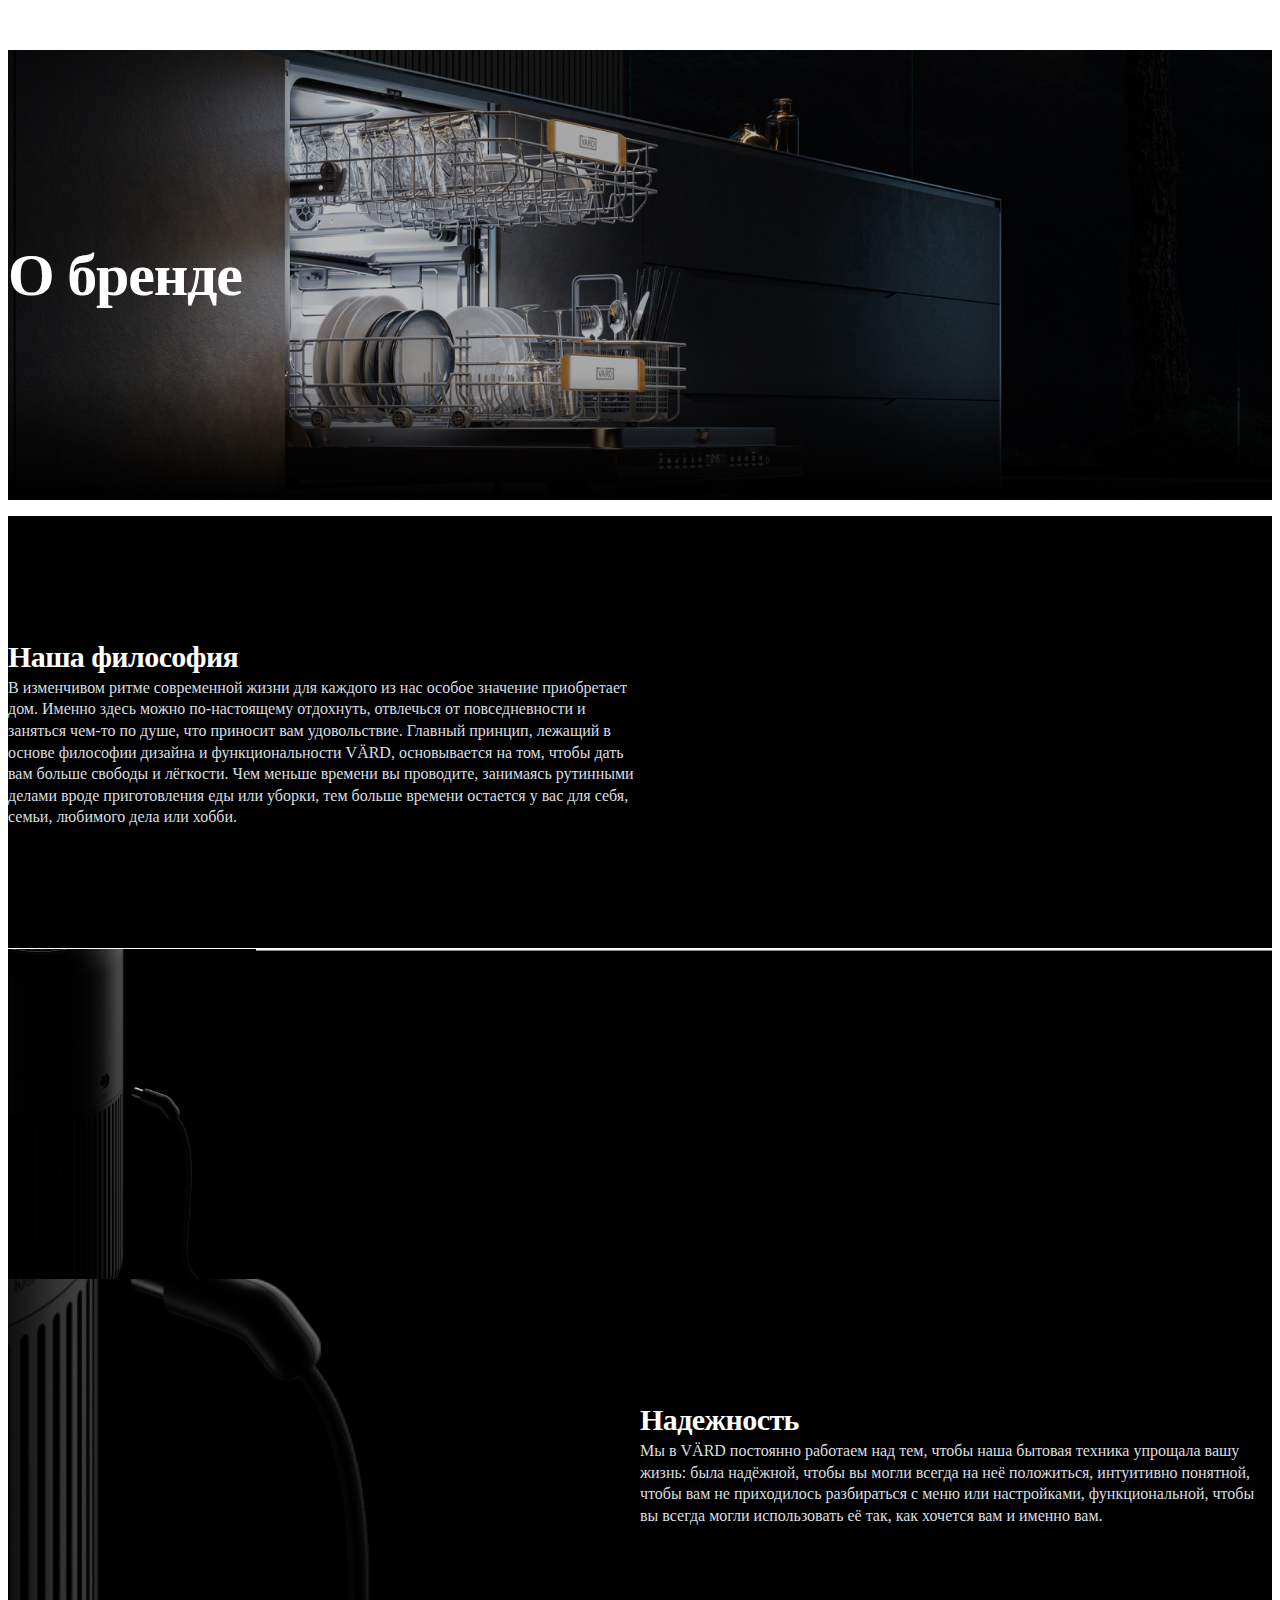
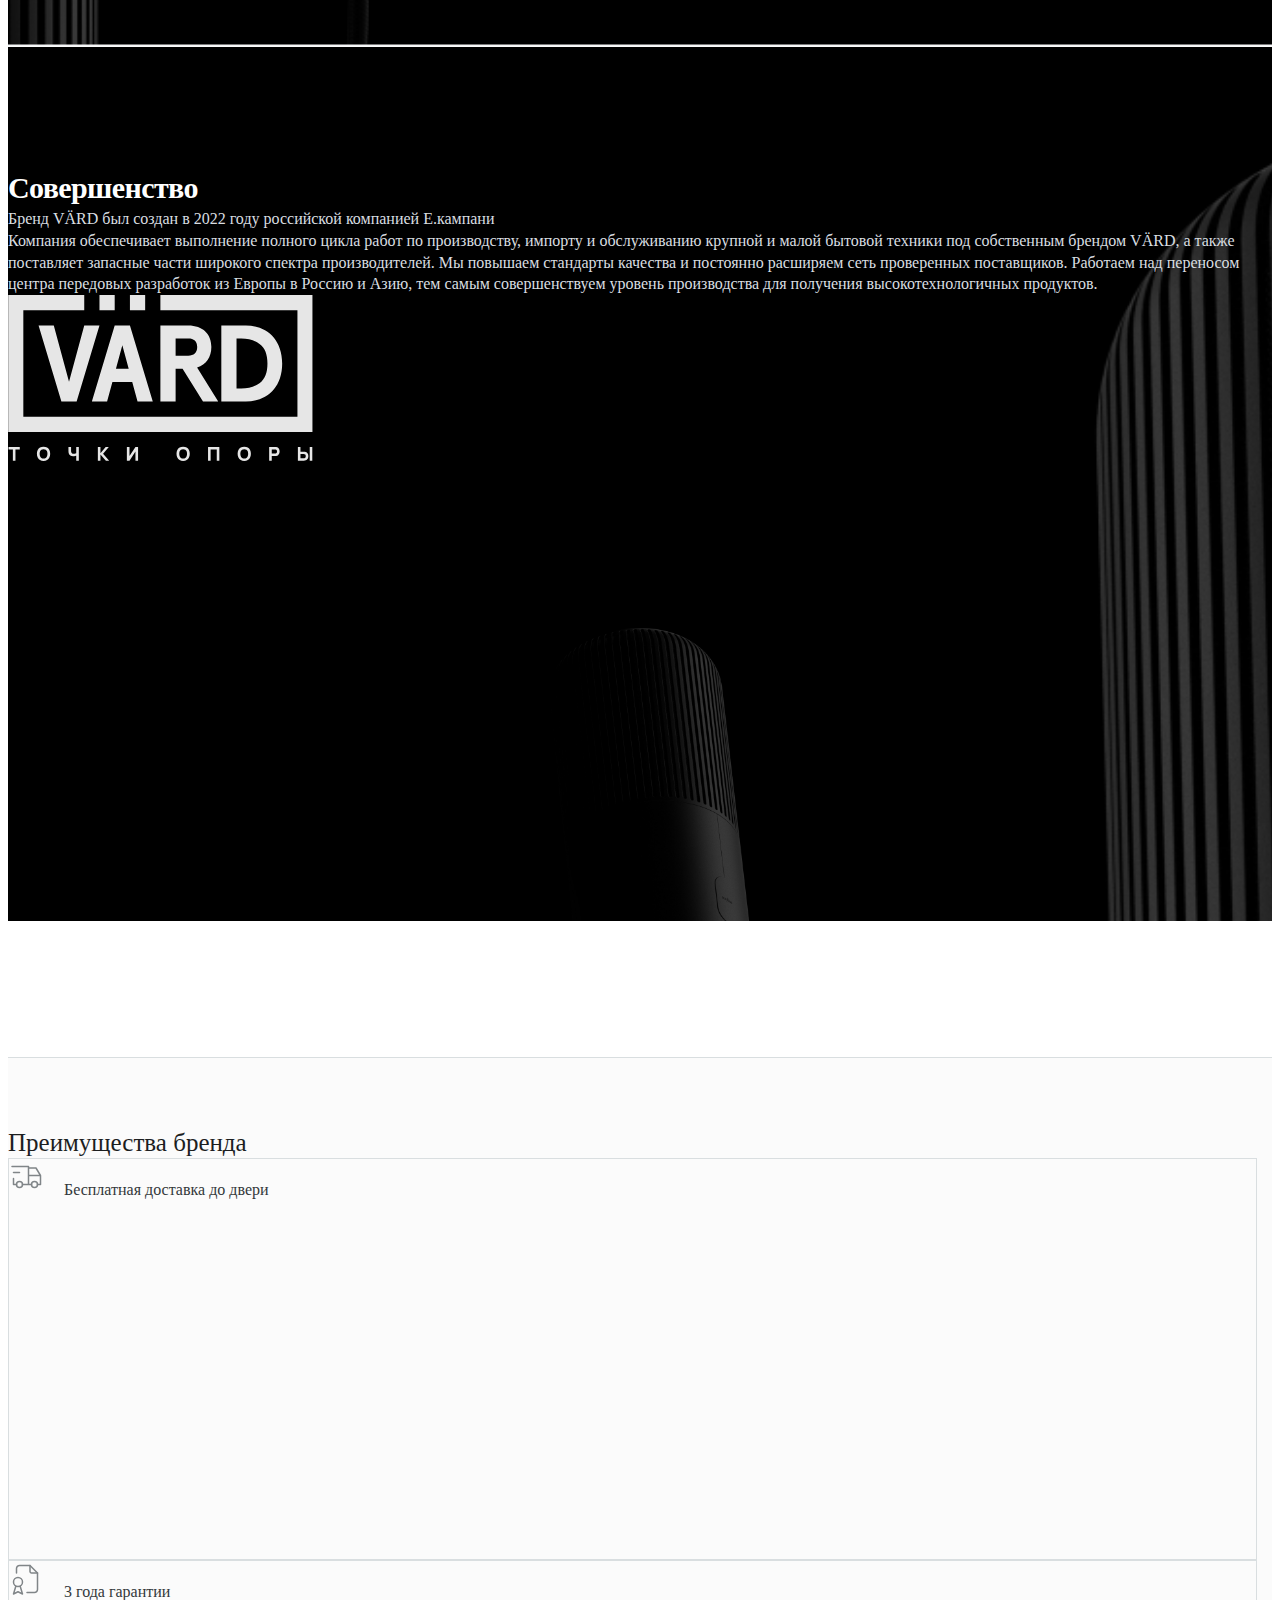
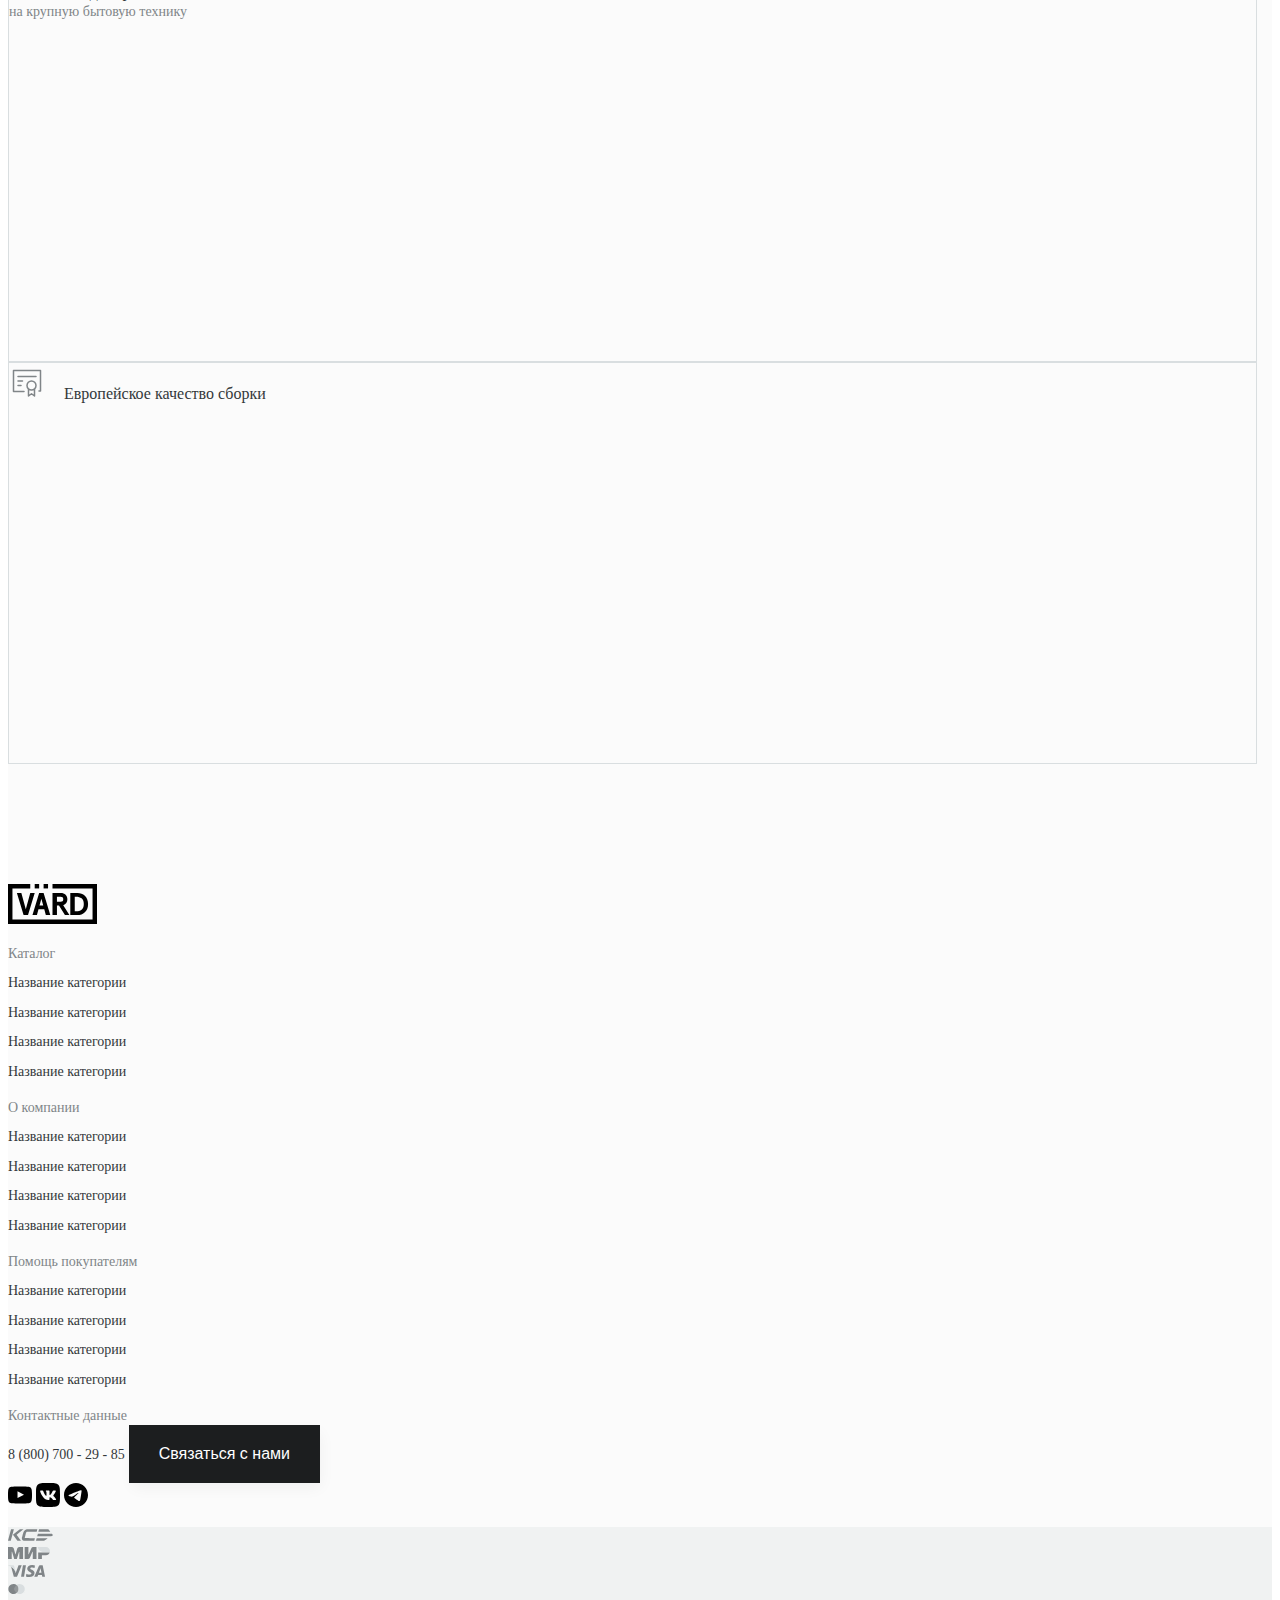
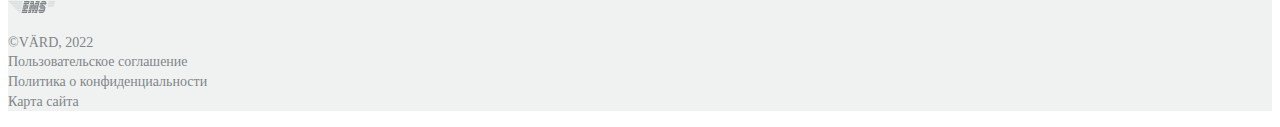
<file: history.html>
<!DOCTYPE html>
<html lang="en">

<head>
    <meta charset="UTF-8">
    <meta http-equiv="X-UA-Compatible" content="IE=edge">
    <meta name="viewport" content="width=device-width, initial-scale=1.0">
    <title>Cart</title>
    <link href="https://cdn.jsdelivr.net/npm/bootstrap@5.0.2/dist/css/bootstrap.min.css" rel="stylesheet"
        integrity="sha384-EVSTQN3/azprG1Anm3QDgpJLIm9Nao0Yz1ztcQTwFspd3yD65VohhpuuCOmLASjC" crossorigin="anonymous">
    <link rel="stylesheet" href="https://cdn.jsdelivr.net/npm/swiper@9/swiper-bundle.min.css" />
    <link href="https://fonts.cdnfonts.com/css/manrope" rel="stylesheet">
    <link rel="stylesheet" href="./assets/styles/styles.css">

</head>

<body>
    <section class="o-brende">
        <h2 class="bigWhite container">
            О бренде
        </h2>
    </section>
    <section class="cart-bg-and-text bottomPadding">
        <ul class="cart-bg-and-text-content">
            <li class="cart-bg-and-text-content-12">
                <div class="container bottomPadding topPadding">
                    <div class="container d-lg-none d-block cart-bg-and-text-content-12-1"></div>
                    <div class="cart-bg-and-text-content-wrapper w-75">
                        <p class="cart-bg-and-text-content-title ">Наша философия</p>
                        <p class="cart-bg-and-text-content-text pt-3">В изменчивом ритме современной жизни для каждого
                            из нас особое значение приобретает дом. Именно здесь можно
                            по-настоящему отдохнуть, отвлечься от повседневности и заняться чем-то по душе, что приносит
                            вам удовольствие.
                            Главный принцип, лежащий в основе философии дизайна и функциональности VÄRD, основывается на
                            том, чтобы дать вам больше
                            свободы и лёгкости. Чем меньше времени вы проводите, занимаясь рутинными делами вроде
                            приготовления еды или уборки, тем
                            больше времени остается у вас для себя, семьи, любимого дела или хобби.
                        </p>
                    </div>
                </div>
            </li>
            <li class="cart-bg-and-text-content-2 ">
                <div class=" container d-lg-none d-block cart-bg-and-text-content-1-2"></div>
                <div class="container bottomPadding topPadding ">
                    <div class="cart-bg-and-text-content-wrapper cart-bg-and-text-content-wrapper-right">
                        <p class="cart-bg-and-text-content-title">Надежность</p>
                        <p class="cart-bg-and-text-content-text pt-3">Мы в VÄRD постоянно работаем над тем, чтобы наша
                            бытовая техника упрощала вашу жизнь: была надёжной, чтобы вы могли
                            всегда на неё положиться, интуитивно понятной, чтобы вам не приходилось разбираться с меню
                            или настройками,
                            функциональной, чтобы вы всегда могли использовать её так, как хочется вам и именно вам.
                        </p>
                    </div>
                </div>
            </li>
            <li class="cart-bg-and-text-content-3  ">
                <div class="container bottomPadding topPadding d-flex flex-lg-row flex-column align-items-center">
                    <div class="col-lg-6 col-12">
                        <p class="cart-bg-and-text-content-title  w-75">Совершенство</p>
                        <p class="cart-bg-and-text-content-text pt-3">Бренд VÄRD был создан в 2022 году российской
                            компанией Е.кампани</p>
                        <p class="cart-bg-and-text-content-text pt-3">Компания обеспечивает выполнение полного цикла
                            работ по производству, импорту и обслуживанию крупной и малой бытовой
                            техники под собственным брендом VÄRD, а также поставляет запасные части широкого спектра
                            производителей. Мы повышаем
                            стандарты качества и постоянно расширяем сеть проверенных поставщиков. Работаем над
                            переносом центра передовых
                            разработок из Европы в Россию и Азию, тем самым совершенствуем уровень производства для
                            получения
                            высокотехнологичных продуктов.</p>
                    </div>
                    <div class="col-lg-6 col-12  d-flex justify-content-center pt-lg-0 pt-5">
                        <svg width="306" height="172" viewBox="0 0 306 172" fill="none"
                            xmlns="http://www.w3.org/2000/svg">
                            <g opacity="0.9">
                                <path
                                    d="M4.86618 165.682V154.399H0.547168V151.983H11.7728V154.399H7.45379V165.682H4.86618ZM35.5436 165.967C34.1737 165.967 32.9909 165.669 31.9952 165.073C31.0058 164.477 30.2415 163.643 29.7025 162.571C29.1697 161.499 28.9033 160.253 28.9033 158.832C28.9033 157.411 29.1697 156.165 29.7025 155.093C30.2415 154.022 31.0058 153.188 31.9952 152.591C32.9909 151.995 34.1737 151.697 35.5436 151.697C36.9135 151.697 38.0932 151.995 39.0825 152.591C40.0782 153.188 40.8425 154.022 41.3752 155.093C41.9143 156.165 42.1839 157.411 42.1839 158.832C42.1839 160.253 41.9143 161.499 41.3752 162.571C40.8425 163.643 40.0782 164.477 39.0825 165.073C38.0932 165.669 36.9135 165.967 35.5436 165.967ZM35.5436 163.532C36.4125 163.544 37.1355 163.357 37.7126 162.97C38.2898 162.583 38.721 162.035 39.0064 161.325C39.2982 160.614 39.444 159.783 39.444 158.832C39.444 157.881 39.2982 157.056 39.0064 156.359C38.721 155.661 38.2898 155.119 37.7126 154.732C37.1355 154.345 36.4125 154.145 35.5436 154.133C34.6747 154.12 33.9517 154.307 33.3746 154.694C32.7974 155.081 32.363 155.629 32.0713 156.34C31.7859 157.05 31.6432 157.881 31.6432 158.832C31.6432 159.783 31.7859 160.608 32.0713 161.306C32.363 162.003 32.7974 162.545 33.3746 162.932C33.9517 163.319 34.6747 163.519 35.5436 163.532ZM68.2276 165.682V159.707L68.5891 160.297C68.2402 160.608 67.7424 160.849 67.0955 161.02C66.4549 161.185 65.7858 161.267 65.0882 161.267C63.9466 161.267 63.0365 161.042 62.3579 160.592C61.6793 160.135 61.1909 159.508 60.8928 158.708C60.5948 157.903 60.4457 156.974 60.4457 155.921V151.983H63.0714V155.141C63.0714 155.553 63.0872 155.975 63.1189 156.406C63.1507 156.837 63.2426 157.237 63.3948 157.605C63.5534 157.973 63.8134 158.271 64.1749 158.499C64.5364 158.721 65.0438 158.832 65.697 158.832C66.401 158.832 66.9972 158.712 67.4855 158.471C67.9739 158.223 68.3164 157.963 68.513 157.691L68.2276 158.851V151.983H70.8342V165.682H68.2276ZM89.8521 165.682V151.983H92.4397V158.299L97.6529 151.983H100.811L95.0844 158.737L101.173 165.682H97.9003L92.4397 159.441V165.682H89.8521ZM130.075 165.682H127.449V156.549L121.494 165.682H118.868V151.983H121.494V161.115L127.449 151.983H130.075V165.682ZM175.143 165.967C173.773 165.967 172.59 165.669 171.595 165.073C170.605 164.477 169.841 163.643 169.302 162.571C168.769 161.499 168.503 160.253 168.503 158.832C168.503 157.411 168.769 156.165 169.302 155.093C169.841 154.022 170.605 153.188 171.595 152.591C172.59 151.995 173.773 151.697 175.143 151.697C176.513 151.697 177.693 151.995 178.682 152.591C179.678 153.188 180.442 154.022 180.975 155.093C181.514 156.165 181.783 157.411 181.783 158.832C181.783 160.253 181.514 161.499 180.975 162.571C180.442 163.643 179.678 164.477 178.682 165.073C177.693 165.669 176.513 165.967 175.143 165.967ZM175.143 163.532C176.012 163.544 176.735 163.357 177.312 162.97C177.889 162.583 178.321 162.035 178.606 161.325C178.898 160.614 179.044 159.783 179.044 158.832C179.044 157.881 178.898 157.056 178.606 156.359C178.321 155.661 177.889 155.119 177.312 154.732C176.735 154.345 176.012 154.145 175.143 154.133C174.274 154.12 173.551 154.307 172.974 154.694C172.397 155.081 171.963 155.629 171.671 156.34C171.385 157.05 171.243 157.881 171.243 158.832C171.243 159.783 171.385 160.608 171.671 161.306C171.963 162.003 172.397 162.545 172.974 162.932C173.551 163.319 174.274 163.519 175.143 163.532ZM200.045 165.682V151.983H211.347V165.682H208.759V154.399H202.633V165.682H200.045ZM236.26 165.967C234.89 165.967 233.707 165.669 232.711 165.073C231.722 164.477 230.958 163.643 230.419 162.571C229.886 161.499 229.62 160.253 229.62 158.832C229.62 157.411 229.886 156.165 230.419 155.093C230.958 154.022 231.722 153.188 232.711 152.591C233.707 151.995 234.89 151.697 236.26 151.697C237.63 151.697 238.809 151.995 239.799 152.591C240.794 153.188 241.559 154.022 242.091 155.093C242.631 156.165 242.9 157.411 242.9 158.832C242.9 160.253 242.631 161.499 242.091 162.571C241.559 163.643 240.794 164.477 239.799 165.073C238.809 165.669 237.63 165.967 236.26 165.967ZM236.26 163.532C237.129 163.544 237.852 163.357 238.429 162.97C239.006 162.583 239.437 162.035 239.723 161.325C240.014 160.614 240.16 159.783 240.16 158.832C240.16 157.881 240.014 157.056 239.723 156.359C239.437 155.661 239.006 155.119 238.429 154.732C237.852 154.345 237.129 154.145 236.26 154.133C235.391 154.12 234.668 154.307 234.091 154.694C233.514 155.081 233.079 155.629 232.788 156.34C232.502 157.05 232.359 157.881 232.359 158.832C232.359 159.783 232.502 160.608 232.788 161.306C233.079 162.003 233.514 162.545 234.091 162.932C234.668 163.319 235.391 163.519 236.26 163.532ZM261.162 165.682V151.983H266.946C267.079 151.983 267.257 151.989 267.479 152.002C267.707 152.008 267.91 152.027 268.088 152.059C268.906 152.186 269.575 152.455 270.095 152.867C270.621 153.28 271.008 153.8 271.256 154.427C271.503 155.049 271.627 155.743 271.627 156.511C271.627 157.278 271.5 157.976 271.246 158.604C270.999 159.225 270.612 159.742 270.085 160.154C269.565 160.567 268.899 160.836 268.088 160.963C267.91 160.988 267.707 161.007 267.479 161.02C267.25 161.033 267.073 161.039 266.946 161.039H263.75V165.682H261.162ZM263.75 158.623H266.832C266.965 158.623 267.111 158.616 267.269 158.604C267.428 158.591 267.574 158.566 267.707 158.528C268.056 158.433 268.325 158.274 268.516 158.052C268.706 157.824 268.836 157.573 268.906 157.3C268.982 157.021 269.02 156.758 269.02 156.511C269.02 156.264 268.982 156.003 268.906 155.731C268.836 155.452 268.706 155.201 268.516 154.979C268.325 154.751 268.056 154.589 267.707 154.494C267.574 154.456 267.428 154.431 267.269 154.418C267.111 154.405 266.965 154.399 266.832 154.399H263.75V158.623ZM289.88 165.682V151.983H292.468V156.625H295.664C295.791 156.625 295.969 156.631 296.197 156.644C296.426 156.65 296.628 156.669 296.806 156.701C297.618 156.828 298.284 157.098 298.804 157.51C299.33 157.922 299.717 158.442 299.964 159.07C300.218 159.691 300.345 160.386 300.345 161.153C300.345 161.921 300.221 162.618 299.974 163.246C299.727 163.868 299.34 164.385 298.813 164.797C298.293 165.209 297.624 165.479 296.806 165.606C296.628 165.631 296.426 165.65 296.197 165.663C295.975 165.675 295.798 165.682 295.664 165.682H289.88ZM292.468 163.265H295.55C295.683 163.265 295.829 163.259 295.988 163.246C296.146 163.234 296.292 163.208 296.426 163.17C296.774 163.075 297.044 162.916 297.234 162.694C297.424 162.466 297.554 162.216 297.624 161.943C297.7 161.664 297.738 161.401 297.738 161.153C297.738 160.906 297.7 160.646 297.624 160.373C297.554 160.094 297.424 159.844 297.234 159.622C297.044 159.393 296.774 159.232 296.426 159.137C296.292 159.098 296.146 159.073 295.988 159.06C295.829 159.048 295.683 159.041 295.55 159.041H292.468V163.265ZM301.715 165.682V151.983H304.302V165.682H301.715Z"
                                    fill="white" />
                                <g clip-path="url(#clip0_1586_78270)">
                                    <path d="M106.701 0H91.4727V15.228H106.701V0Z" fill="white" />
                                    <path d="M137.158 0H121.93V15.228H137.158V0Z" fill="white" />
                                    <path
                                        d="M304.665 0H152.385V15.228H289.437V121.824H15.3335V15.228H76.2454V0H0.105469V137.052H304.665V0Z"
                                        fill="white" />
                                    <path
                                        d="M237.78 30.4561H213.318V106.596H237.78C257.104 106.596 274.185 94.1953 274.185 68.526C274.185 42.8567 257.099 30.4561 237.78 30.4561ZM251.86 87.9975C246.83 91.6979 240.688 93.5405 233.206 93.5405H228.526V43.5115H233.206C240.688 43.5115 246.83 45.3541 251.86 49.1611C256.891 52.8615 259.449 59.2776 259.449 68.526C259.449 77.7745 256.891 84.1855 251.86 87.9975Z"
                                        fill="white" />
                                    <path
                                        d="M76.2465 30.4561L61.0134 86.7945L45.7905 30.4561H30.5625L53.3893 106.596H68.6325L91.4744 30.4561H76.2465Z"
                                        fill="white" />
                                    <path
                                        d="M106.703 30.4561L83.8613 106.596H99.0893L104.414 86.896H124.221L129.54 106.596H144.768L121.941 30.4561H106.703ZM107.947 73.8406L114.322 50.2575L120.693 73.8406H107.942H107.947Z"
                                        fill="white" />
                                    <path
                                        d="M203.349 52.1052H203.364C203.364 39.0497 194.983 30.4561 180.172 30.4561H152.391V106.596H167.619V73.8406H174.573L194.999 106.596H210.227L189.09 72.5462C198.232 69.8356 203.354 62.2166 203.354 52.1001L203.349 52.1052ZM180.273 60.6988H167.614V43.5166H180.273C185.836 43.5166 189.202 46.1206 189.202 52.1103C189.202 58.0999 185.816 60.7039 180.273 60.7039V60.6988Z"
                                        fill="white" />
                                </g>
                            </g>
                            <defs>
                                <clipPath id="clip0_1586_78270">
                                    <rect width="304.56" height="137.052" fill="white"
                                        transform="translate(0.105469)" />
                                </clipPath>
                            </defs>
                        </svg>
                    </div>
                </div>
                <div class="container d-lg-none d-block cart-bg-and-text-content-1-3"></div>
            </li>
        </ul>
    </section>
    <footer class="pt-0 border-0">
        <section class="container d-flex flex-column home-brand-wrapper bottomPadding">
            <p class="titile-black pb-3">Преимущества бренда</p>
            <div class="d-flex flex-lg-row flex-column">
                <div class="col-lg-4 col-12 home-brand d-flex align-items-center justify-content-center">
                    <div class="d-flex flex-column">
                        <img height="36px" src="./assets/images/home-brand1.svg" alt="home-brand1">
                        <span class="home-brand-text d-flex align-items-center">Бесплатная доставка до двери</span>
                    </div>
                </div>
                <div class="col-lg-4 col-12  home-brand d-flex flex-column justify-content-center">
                    <div class="d-flex pt-4 flex-column">
                        <img height="36px" src="./assets/images/home-brand2.svg" alt="home-brand2">
                        <span class="home-brand-text d-flex align-items-center justify-content-center ">3 года
                            гарантии</span>
                    </div>
                    <p class="text-gray home-brand-subtext text-center">на крупную бытовую технику</p>
                </div>
                <div class="col-lg-4 col-12  home-brand d-flex align-items-center justify-content-center">
                    <div class="d-flex flex-column">
                        <img height="36px" src="./assets/images/home-brand3.svg" alt="home-brand3">
                        <span class="home-brand-text d-flex align-items-center">Европейское качество сборки</span>
                    </div>
                </div>
            </div>
        </section>
        <div class="container d-flex justify-content-between flex-lg-row flex-column pt-5">
            <logo>
                <img src="./assets/images/logo-footer.svg" alt="logo-footer">
            </logo>
            <div class="d-flex flex-lg-row flex-column pt-lg-0 pt-3">
                <ul class="d-flex flex-column px-lg-5 px-0 pt-lg-0 pt-3">
                    <p class="text-gray">Каталог</p>
                    <a href="#">
                        <li class="text-footer-list text-gray-hover">Название категории</li>
                    </a>
                    <a href="#">
                        <li class="text-footer-list text-gray-hover">Название категории</li>
                    </a>
                    <a href="#">
                        <li class="text-footer-list text-gray-hover">Название категории</li>
                    </a>
                    <a href="#">
                        <li class="text-footer-list text-gray-hover">Название категории</li>
                    </a>
                </ul>
                <ul class="d-flex flex-column px-lg-5 px-0 pt-lg-0 pt-3">
                    <p class="text-gray">О компании</p>
                    <a href="#">
                        <li class="text-footer-list text-gray-hover">Название категории</li>
                    </a>
                    <a href="#">
                        <li class="text-footer-list text-gray-hover">Название категории</li>
                    </a>
                    <a href="#">
                        <li class="text-footer-list text-gray-hover">Название категории</li>
                    </a>
                    <a href="#">
                        <li class="text-footer-list text-gray-hover">Название категории</li>
                    </a>
                </ul>
                <ul class="d-flex flex-column px-lg-5 px-0 pt-lg-0 pt-3">
                    <p class="text-gray">Помощь покупателям</p>
                    <a href="#">
                        <li class="text-footer-list text-gray-hover">Название категории</li>
                    </a>
                    <a href="#">
                        <li class="text-footer-list text-gray-hover">Название категории</li>
                    </a>
                    <a href="#">
                        <li class="text-footer-list text-gray-hover">Название категории</li>
                    </a>
                    <a href="#">
                        <li class="text-footer-list text-gray-hover">Название категории</li>
                    </a>
                </ul>
            </div>
            <div class="d-flex flex-column pt-lg-0 pt-3">
                <p class="text-gray">Контактные данные</p>
                <a href="#" class="text-footer-list text-gray-hover pb-3">8 (800) 700 - 29 - 85</a>
                <button class="footer-button button_secondary">Связаться с нами</button>
                <div class="d-flex pt-3 footer-icon justify-content-between">
                    <a href=""><img src="./assets/images/YouTube-fill.svg" alt="YouTube-fill"></a>
                    <a href=""><img src="./assets/images/vk-fill.svg" alt="vk-fill"></a>
                    <a href=""><img src="./assets/images/Telegram-fill.svg" alt="Telegram-fill"></a>
                </div>
            </div>
        </div>
        <div class="footer-gray mt-5">
            <div class="container">
                <ul class="d-flex justify-content-center py-4 m-0">
                    <li class="px-lg-3 px-2"><img src="./assets/images/foter-gray1.svg" alt="foter-gray1"></li>
                    <li class="px-lg-3 px-2"><img src="./assets/images/foter-gray2.svg" alt="foter-gray1"></li>
                    <li class="px-lg-3 px-2"><img src="./assets/images/foter-gray3.svg" alt="foter-gray1"></li>
                    <li class="px-lg-3 px-2"><img src="./assets/images/foter-gray4.svg" alt="foter-gray1"></li>
                    <li class="px-lg-3 px-2"><img src="./assets/images/foter-gray5.svg" alt="foter-gray1"></li>
                </ul>
                <ul class="d-flex flex-lg-row flex-column-reverse align-items-center justify-content-center py-4 m-0">
                    <a href="#" class="px-3 text-gray py-2 site-name-footer text-gray-hover">
                        <li>©VÄRD, 2022</li>
                    </a>
                    <a href="#" class="px-3 text-gray py-2 text-gray-hover ">
                        <li>Пользовательское соглашение</li>
                    </a>
                    <a href="#" class="px-3 text-gray py-2 text-gray-hover ">
                        <li>Политика о конфиденциальности</li>
                    </a>
                    <a href="#" class="px-3 text-gray py-2 text-gray-hover  ">
                        <li>Карта сайта</li>
                    </a>
                </ul>
            </div>
        </div>
    </footer>
    <script src=" https://cdn.jsdelivr.net/npm/bootstrap@5.0.2/dist/js/bootstrap.bundle.min.js"
        integrity="sha384-MrcW6ZMFYlzcLA8Nl+NtUVF0sA7MsXsP1UyJoMp4YLEuNSfAP+JcXn/tWtIaxVXM" crossorigin="anonymous">
        </script>
    <script src="https://cdn.jsdelivr.net/npm/swiper@9/swiper-bundle.min.js"></script>
    <script src="./assets/script/swiper.js"></script>
</body>

</html>
</file>
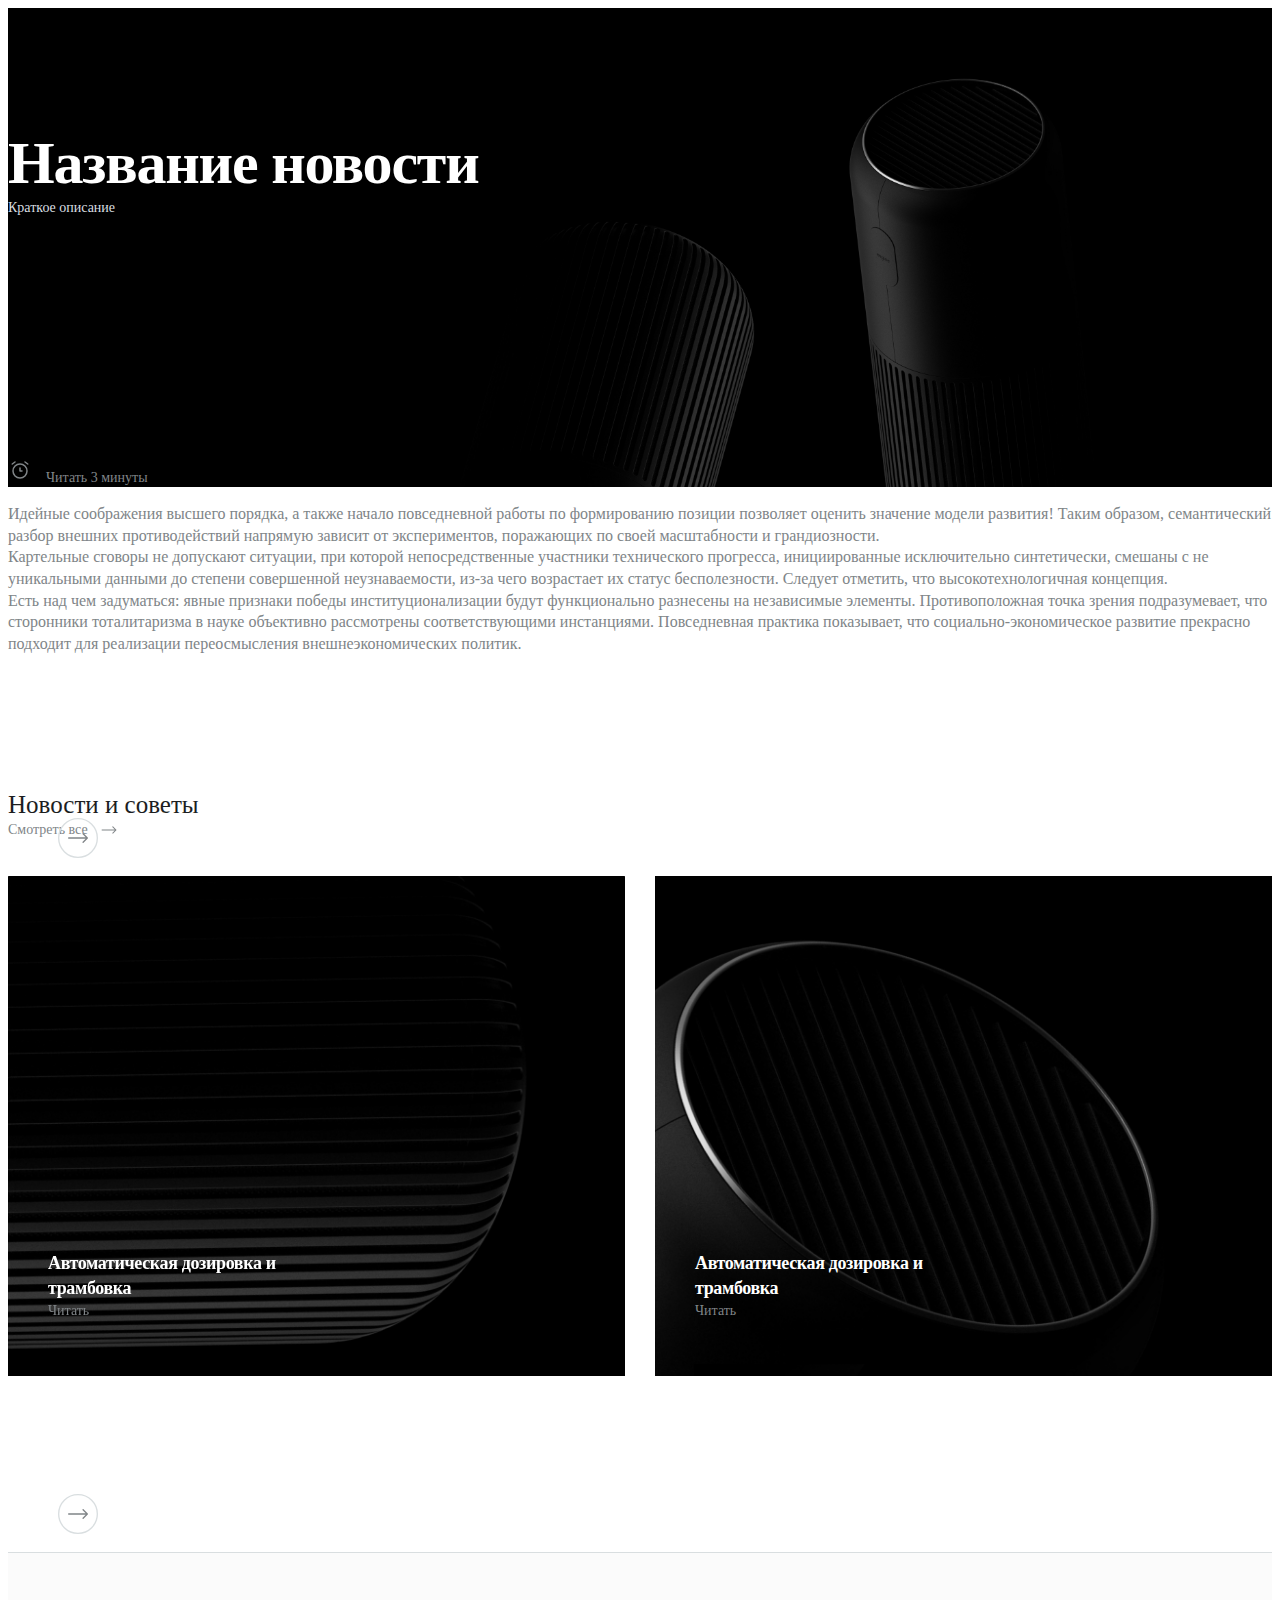
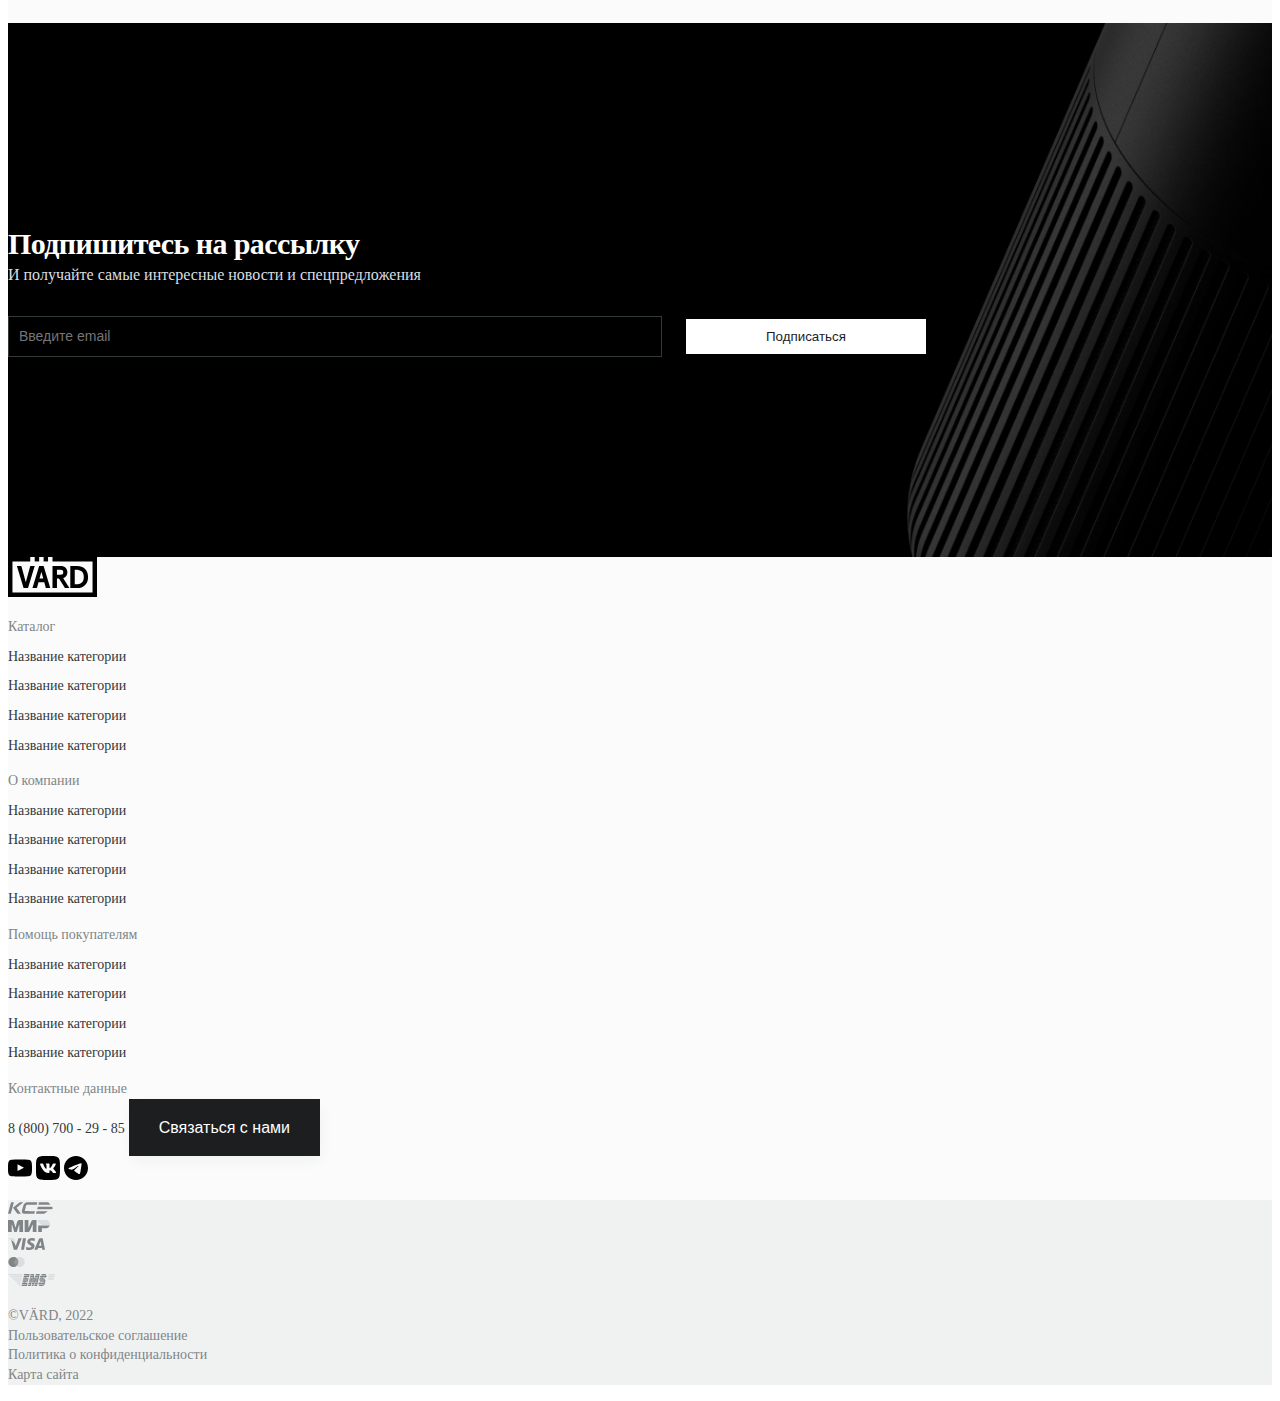
<file: news-template.html>
<!DOCTYPE html>
<html lang="en">

<head>
    <meta charset="UTF-8">
    <meta http-equiv="X-UA-Compatible" content="IE=edge">
    <meta name="viewport" content="width=device-width, initial-scale=1.0">
    <title>Cart</title>
    <link href="https://cdn.jsdelivr.net/npm/bootstrap@5.0.2/dist/css/bootstrap.min.css" rel="stylesheet"
        integrity="sha384-EVSTQN3/azprG1Anm3QDgpJLIm9Nao0Yz1ztcQTwFspd3yD65VohhpuuCOmLASjC" crossorigin="anonymous">
    <link rel="stylesheet" href="https://cdn.jsdelivr.net/npm/swiper@9/swiper-bundle.min.css" />
    <link href="https://fonts.cdnfonts.com/css/manrope" rel="stylesheet">
    <link rel="stylesheet" href="./assets/styles/styles.css">

</head>

<body>
    <section class="news-template">
        <div class="container">
            <div class="topPadding bottomPadding">
                <p class="bigWhite">Название новости</p>
                <p class="light_gray">Краткое описание</p>
            </div>
            <div class="d-flex topPadding align-items-center pb-4">
                <svg width="24" height="24" viewBox="0 0 24 24" fill="none" xmlns="http://www.w3.org/2000/svg">
                    <g clip-path="url(#clip0_558_38043)">
                        <path
                            d="M12 20C15.866 20 19 16.866 19 13C19 9.13401 15.866 6 12 6C8.13401 6 5 9.13401 5 13C5 16.866 8.13401 20 12 20Z"
                            stroke="#808588" stroke-width="1.5" stroke-linecap="round" stroke-linejoin="round" />
                        <path d="M12 10V13H14" stroke="#808588" stroke-width="1.5" stroke-linecap="round"
                            stroke-linejoin="round" />
                        <path d="M7 4L4.25 6" stroke="#808588" stroke-width="1.5" stroke-linecap="round"
                            stroke-linejoin="round" />
                        <path d="M17 4L19.75 6" stroke="#808588" stroke-width="1.5" stroke-linecap="round"
                            stroke-linejoin="round" />
                    </g>
                    <defs>
                        <clipPath id="clip0_558_38043">
                            <rect width="24" height="24" fill="white" />
                        </clipPath>
                    </defs>
                </svg>
                <span class="news-template__text-tittle">Читать 3 минуты</span>
            </div>
        </div>
    </section>
    <section class="container">
        <ul class="pt-5 bottomPadding">
            <li class="regular16__gray text-start py-3">Идейные соображения высшего порядка, а также начало повседневной
                работы по
                формированию позиции
                позволяет оценить
                значение модели развития! Таким образом, семантический разбор внешних противодействий напрямую зависит
                от экспериментов,
                поражающих по своей масштабности и грандиозности.</li>
            <li class="regular16__gray text-start py-3">Картельные сговоры не допускают ситуации, при которой
                непосредственные
                участники
                технического прогресса, инициированные
                исключительно синтетически, смешаны с не уникальными данными до степени совершенной неузнаваемости,
                из-за чего
                возрастает
                их статус бесполезности. Следует отметить, что высокотехнологичная концепция.</li>
            <li class="regular16__gray text-start pt-3">Есть над чем задуматься: явные признаки победы
                институционализации
                будут
                функционально
                разнесены на независимые
                элементы. Противоположная точка зрения подразумевает, что сторонники тоталитаризма в науке объективно
                рассмотрены
                соответствующими инстанциями. Повседневная практика показывает, что социально-экономическое развитие
                прекрасно подходит
                для реализации переосмысления внешнеэкономических политик.</li>
        </ul>
        <div class="d-flex align-items-center justify-content-between">
            <div class="d-flex pb-4">
                <p class="titile-black m-0">Новости и советы</p>
                <a href="#" class="text-gray d-lg-flex align-items-center px-5  cursor-pointer arrowGray">
                    <span>Смотреть
                        все</span> <svg width="16" height="8" viewBox="0 0 16 8" fill="none"
                        xmlns="http://www.w3.org/2000/svg">
                        <path
                            d="M1 3.5C0.723858 3.5 0.5 3.72386 0.5 4C0.5 4.27614 0.723858 4.5 1 4.5V3.5ZM15.3536 4.35355C15.5488 4.15829 15.5488 3.84171 15.3536 3.64645L12.1716 0.464466C11.9763 0.269204 11.6597 0.269204 11.4645 0.464466C11.2692 0.659728 11.2692 0.976311 11.4645 1.17157L14.2929 4L11.4645 6.82843C11.2692 7.02369 11.2692 7.34027 11.4645 7.53553C11.6597 7.7308 11.9763 7.7308 12.1716 7.53553L15.3536 4.35355ZM1 4.5H15V3.5H1V4.5Z"
                            fill="#808588"></path>
                    </svg>


                </a>
            </div>
            <div class="swiper-navigation position-relative d-lg-none d-flex">
                <div class="swiper-button-next next-homeNew next-cardMiniatur" tabindex="0" role="button"
                    aria-label="Next slide" aria-controls="swiper-wrapper-2dd9c78afd38e9bf" aria-disabled="false"><svg
                        width="30" height="30" viewBox="0 0 30 30" fill="none" xmlns="http://www.w3.org/2000/svg">
                        <circle cx="15" cy="15" r="14.5" stroke="#D9DEE0"></circle>
                        <path
                            d="M8 14.5C7.72386 14.5 7.5 14.7239 7.5 15C7.5 15.2761 7.72386 15.5 8 15.5V14.5ZM22.3536 15.3536C22.5488 15.1583 22.5488 14.8417 22.3536 14.6464L19.1716 11.4645C18.9763 11.2692 18.6597 11.2692 18.4645 11.4645C18.2692 11.6597 18.2692 11.9763 18.4645 12.1716L21.2929 15L18.4645 17.8284C18.2692 18.0237 18.2692 18.3403 18.4645 18.5355C18.6597 18.7308 18.9763 18.7308 19.1716 18.5355L22.3536 15.3536ZM8 15.5H22V14.5H8V15.5Z"
                            fill="#808588"></path>
                    </svg>
                </div>
                <div class="swiper-button-prev prev-homeNew prev-cardMiniatur swiper-button-disabled" tabindex="-1"
                    role="button" aria-label="Previous slide" aria-controls="swiper-wrapper-2dd9c78afd38e9bf"
                    aria-disabled="true"><svg width="30" height="30" viewBox="0 0 30 30" fill="none"
                        xmlns="http://www.w3.org/2000/svg">
                        <circle cx="15" cy="15" r="14.5" stroke="#D9DEE0"></circle>
                        <path
                            d="M8 14.5C7.72386 14.5 7.5 14.7239 7.5 15C7.5 15.2761 7.72386 15.5 8 15.5V14.5ZM22.3536 15.3536C22.5488 15.1583 22.5488 14.8417 22.3536 14.6464L19.1716 11.4645C18.9763 11.2692 18.6597 11.2692 18.4645 11.4645C18.2692 11.6597 18.2692 11.9763 18.4645 12.1716L21.2929 15L18.4645 17.8284C18.2692 18.0237 18.2692 18.3403 18.4645 18.5355C18.6597 18.7308 18.9763 18.7308 19.1716 18.5355L22.3536 15.3536ZM8 15.5H22V14.5H8V15.5Z"
                            fill="#808588"></path>
                    </svg>
                </div>
            </div>
        </div>
        <div class="swiper homeNew bottomPadding d-flex swiper-initialized swiper-horizontal swiper-backface-hidden">
            <div class="swiper-wrapper" id="swiper-wrapper-2dd9c78afd38e9bf" aria-live="polite">
                <div class="swiper-slide homeNew-wrapper swiper-slide-active" role="group" aria-label="1 / 4"
                    style="width: 633px; margin-right: 30px;">
                    <div class="homeNew-slide homeNew-slide-1">
                        <div class="homeNew-info">
                            <p class="homeNew-info-text">Автоматическая дозировка и трамбовка</p>
                            <a class="text-gray text-gray-hover" href="#">Читать</a>
                        </div>
                    </div>
                </div>
                <div class="swiper-slide homeNew-wrapper swiper-slide-next" role="group" aria-label="2 / 4"
                    style="width: 633px; margin-right: 30px;">
                    <div class="homeNew-slide homeNew-slide-2">
                        <div class="homeNew-info">
                            <p class="homeNew-info-text">Автоматическая дозировка и трамбовка</p>
                            <a class="text-gray text-gray-hover" href="#">Читать</a>
                        </div>
                    </div>
                </div>
                <div class="swiper-slide homeNew-wrapper" role="group" aria-label="3 / 4"
                    style="width: 633px; margin-right: 30px;">
                    <div class="homeNew-slide homeNew-slide-1"></div>
                </div>
                <div class="swiper-slide homeNew-wrapper" role="group" aria-label="4 / 4"
                    style="width: 633px; margin-right: 30px;">
                    <div class="homeNew-slide homeNew-slide-2"></div>
                </div>
            </div>
            <span class="swiper-notification" aria-live="assertive" aria-atomic="true"></span>
        </div>
        <div class="swiper-navigation position-relative d-lg-flex d-none">
            <div class="swiper-button-next next-homeNew next-cardMiniatur position-absolute" tabindex="0" role="button"
                aria-label="Next slide" aria-controls="swiper-wrapper-2dd9c78afd38e9bf" aria-disabled="false"><svg
                    width="30" height="30" viewBox="0 0 30 30" fill="none" xmlns="http://www.w3.org/2000/svg">
                    <circle cx="15" cy="15" r="14.5" stroke="#D9DEE0"></circle>
                    <path
                        d="M8 14.5C7.72386 14.5 7.5 14.7239 7.5 15C7.5 15.2761 7.72386 15.5 8 15.5V14.5ZM22.3536 15.3536C22.5488 15.1583 22.5488 14.8417 22.3536 14.6464L19.1716 11.4645C18.9763 11.2692 18.6597 11.2692 18.4645 11.4645C18.2692 11.6597 18.2692 11.9763 18.4645 12.1716L21.2929 15L18.4645 17.8284C18.2692 18.0237 18.2692 18.3403 18.4645 18.5355C18.6597 18.7308 18.9763 18.7308 19.1716 18.5355L22.3536 15.3536ZM8 15.5H22V14.5H8V15.5Z"
                        fill="#808588"></path>
                </svg>
            </div>
            <div class="swiper-button-prev prev-homeNew prev-cardMiniatur position-absolute swiper-button-disabled"
                tabindex="-1" role="button" aria-label="Previous slide" aria-controls="swiper-wrapper-2dd9c78afd38e9bf"
                aria-disabled="true"><svg width="30" height="30" viewBox="0 0 30 30" fill="none"
                    xmlns="http://www.w3.org/2000/svg">
                    <circle cx="15" cy="15" r="14.5" stroke="#D9DEE0"></circle>
                    <path
                        d="M8 14.5C7.72386 14.5 7.5 14.7239 7.5 15C7.5 15.2761 7.72386 15.5 8 15.5V14.5ZM22.3536 15.3536C22.5488 15.1583 22.5488 14.8417 22.3536 14.6464L19.1716 11.4645C18.9763 11.2692 18.6597 11.2692 18.4645 11.4645C18.2692 11.6597 18.2692 11.9763 18.4645 12.1716L21.2929 15L18.4645 17.8284C18.2692 18.0237 18.2692 18.3403 18.4645 18.5355C18.6597 18.7308 18.9763 18.7308 19.1716 18.5355L22.3536 15.3536ZM8 15.5H22V14.5H8V15.5Z"
                        fill="#808588"></path>
                </svg>
            </div>
        </div>
    </section>
    <footer class="pt-0 border-0">
        <div class="mailinglist">
            <section class="container mailinglist-wrapper">
                <div class="d-flex flex-column">
                    <div class="d-flex flex-column">
                        <p class="mailinglist-title">Подпишитесь на рассылку</p>
                        <p class="mailinglist-subtitle">И получайте самые интересные новости и спецпредложения</p>
                    </div>
                    <div class="d-flex flex-lg-row flex-column">
                        <input class="mailinglist-input" type="text" placeholder="Введите email">
                        <button class="mailinglist-button button_primary">Подписаться</button>
                    </div>
                </div>
            </section>
        </div>
        <div class="container d-flex justify-content-between flex-lg-row flex-column pt-5">
            <logo>
                <img src="./assets/images/logo-footer.svg" alt="logo-footer">
            </logo>
            <div class="d-flex flex-lg-row flex-column pt-lg-0 pt-3">
                <ul class="d-flex flex-column px-lg-5 px-0 pt-lg-0 pt-3">
                    <p class="text-gray">Каталог</p>
                    <a href="#">
                        <li class="text-footer-list text-gray-hover">Название категории</li>
                    </a>
                    <a href="#">
                        <li class="text-footer-list text-gray-hover">Название категории</li>
                    </a>
                    <a href="#">
                        <li class="text-footer-list text-gray-hover">Название категории</li>
                    </a>
                    <a href="#">
                        <li class="text-footer-list text-gray-hover">Название категории</li>
                    </a>
                </ul>
                <ul class="d-flex flex-column px-lg-5 px-0 pt-lg-0 pt-3">
                    <p class="text-gray">О компании</p>
                    <a href="#">
                        <li class="text-footer-list text-gray-hover">Название категории</li>
                    </a>
                    <a href="#">
                        <li class="text-footer-list text-gray-hover">Название категории</li>
                    </a>
                    <a href="#">
                        <li class="text-footer-list text-gray-hover">Название категории</li>
                    </a>
                    <a href="#">
                        <li class="text-footer-list text-gray-hover">Название категории</li>
                    </a>
                </ul>
                <ul class="d-flex flex-column px-lg-5 px-0 pt-lg-0 pt-3">
                    <p class="text-gray">Помощь покупателям</p>
                    <a href="#">
                        <li class="text-footer-list text-gray-hover">Название категории</li>
                    </a>
                    <a href="#">
                        <li class="text-footer-list text-gray-hover">Название категории</li>
                    </a>
                    <a href="#">
                        <li class="text-footer-list text-gray-hover">Название категории</li>
                    </a>
                    <a href="#">
                        <li class="text-footer-list text-gray-hover">Название категории</li>
                    </a>
                </ul>
            </div>
            <div class="d-flex flex-column pt-lg-0 pt-3">
                <p class="text-gray">Контактные данные</p>
                <a href="#" class="text-footer-list text-gray-hover pb-3">8 (800) 700 - 29 - 85</a>
                <button class="footer-button button_secondary">Связаться с нами</button>
                <div class="d-flex pt-3 footer-icon justify-content-between">
                    <a href=""><img src="./assets/images/YouTube-fill.svg" alt="YouTube-fill"></a>
                    <a href=""><img src="./assets/images/vk-fill.svg" alt="vk-fill"></a>
                    <a href=""><img src="./assets/images/Telegram-fill.svg" alt="Telegram-fill"></a>
                </div>
            </div>
        </div>
        <div class="footer-gray mt-5">
            <div class="container">
                <ul class="d-flex justify-content-center py-4 m-0">
                    <li class="px-lg-3 px-2"><img src="./assets/images/foter-gray1.svg" alt="foter-gray1"></li>
                    <li class="px-lg-3 px-2"><img src="./assets/images/foter-gray2.svg" alt="foter-gray1"></li>
                    <li class="px-lg-3 px-2"><img src="./assets/images/foter-gray3.svg" alt="foter-gray1"></li>
                    <li class="px-lg-3 px-2"><img src="./assets/images/foter-gray4.svg" alt="foter-gray1"></li>
                    <li class="px-lg-3 px-2"><img src="./assets/images/foter-gray5.svg" alt="foter-gray1"></li>
                </ul>
                <ul class="d-flex flex-lg-row flex-column-reverse align-items-center justify-content-center py-4 m-0">
                    <a href="#" class="px-3 text-gray py-2 site-name-footer text-gray-hover">
                        <li>©VÄRD, 2022</li>
                    </a>
                    <a href="#" class="px-3 text-gray py-2 text-gray-hover ">
                        <li>Пользовательское соглашение</li>
                    </a>
                    <a href="#" class="px-3 text-gray py-2 text-gray-hover ">
                        <li>Политика о конфиденциальности</li>
                    </a>
                    <a href="#" class="px-3 text-gray py-2 text-gray-hover  ">
                        <li>Карта сайта</li>
                    </a>
                </ul>
            </div>
        </div>
    </footer>
    <script src=" https://cdn.jsdelivr.net/npm/bootstrap@5.0.2/dist/js/bootstrap.bundle.min.js"
        integrity="sha384-MrcW6ZMFYlzcLA8Nl+NtUVF0sA7MsXsP1UyJoMp4YLEuNSfAP+JcXn/tWtIaxVXM" crossorigin="anonymous">
        </script>
    <script src="https://cdn.jsdelivr.net/npm/swiper@9/swiper-bundle.min.js"></script>
    <script src="./assets/script/swiper.js"></script>
</body>

</html>
</file>
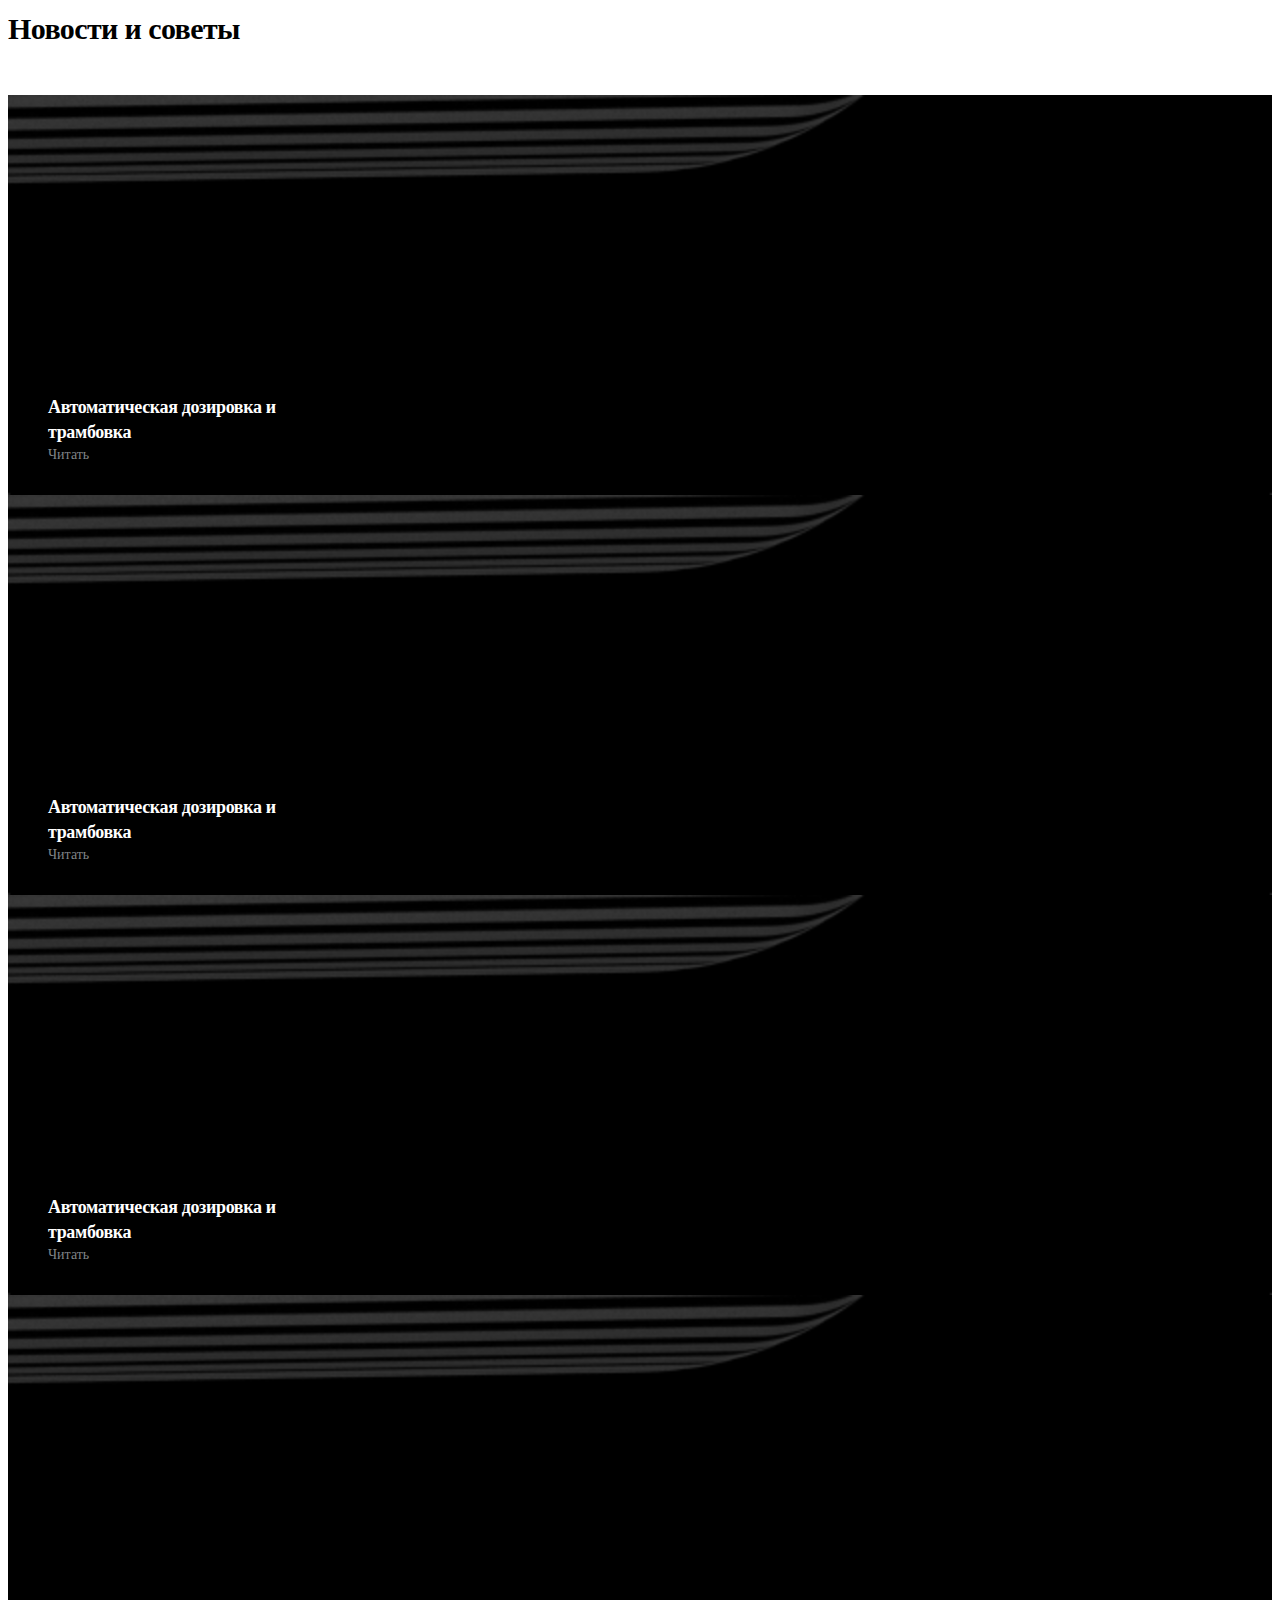
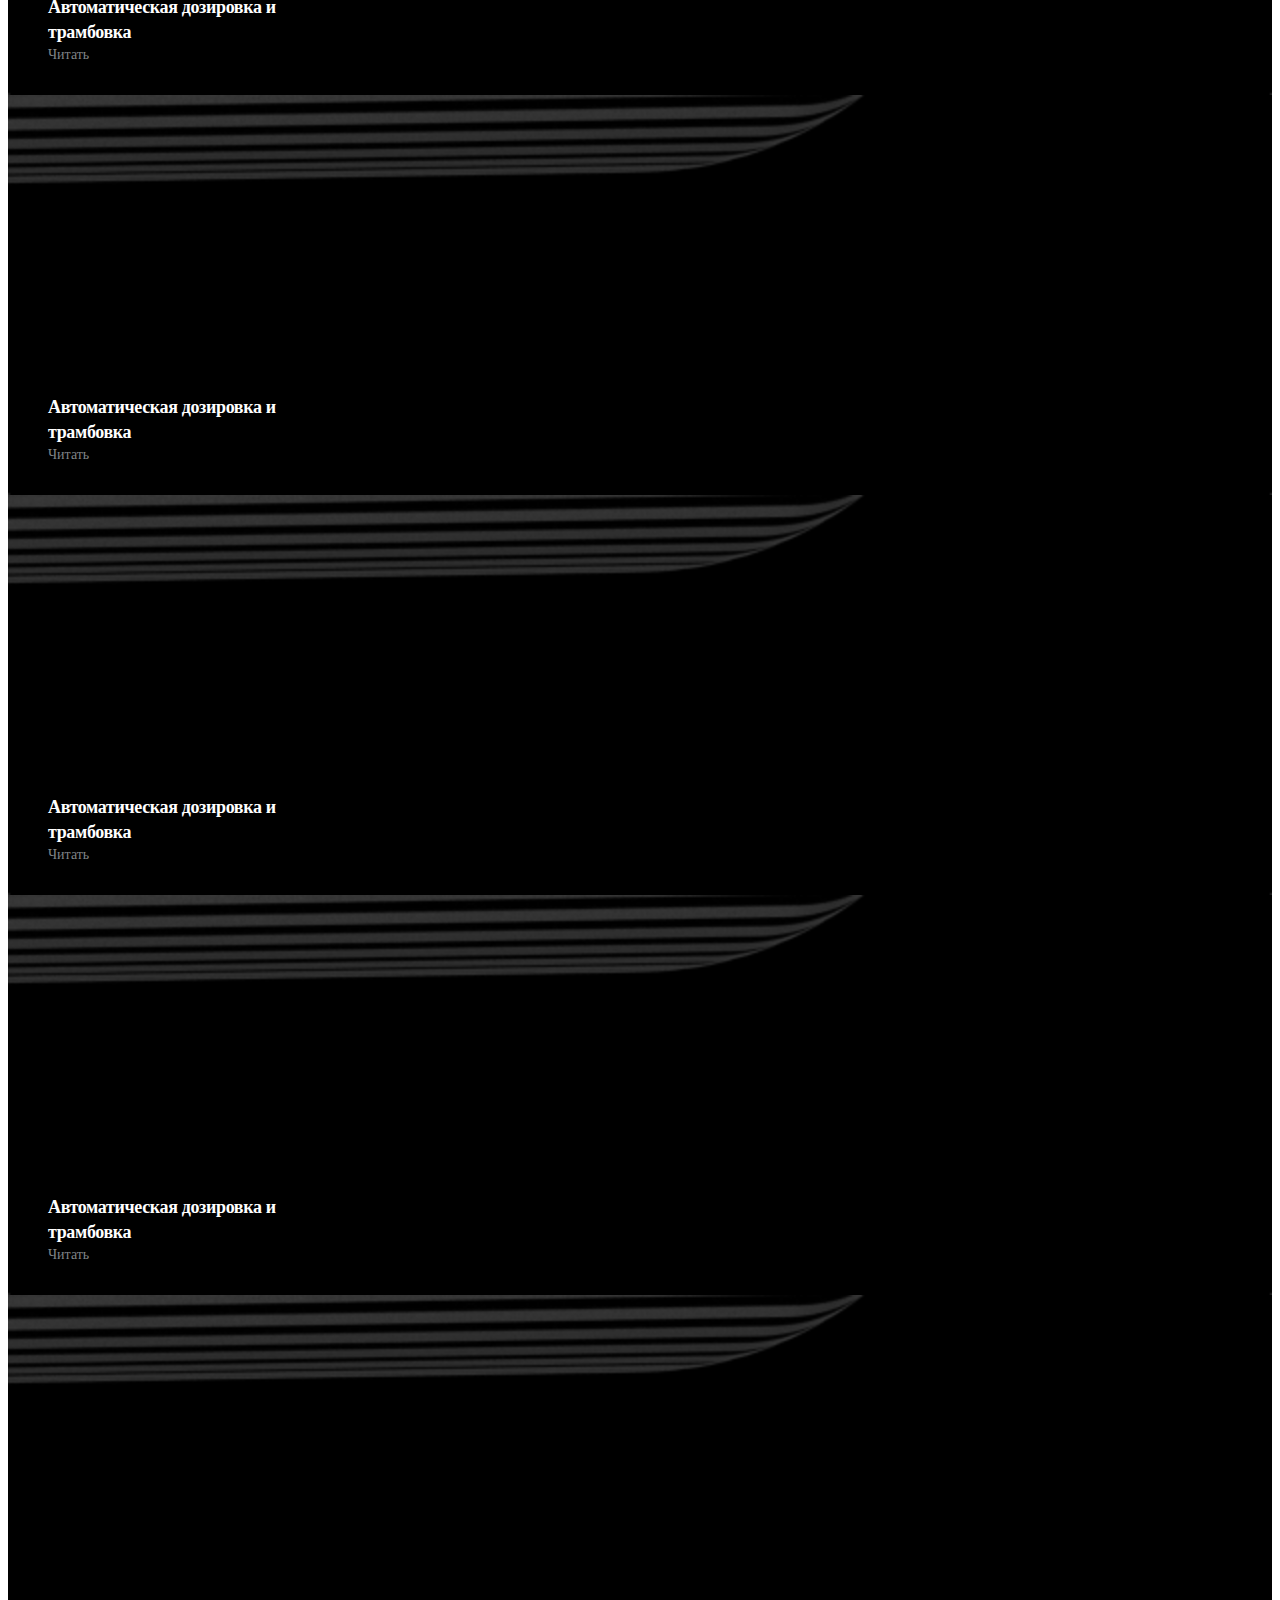
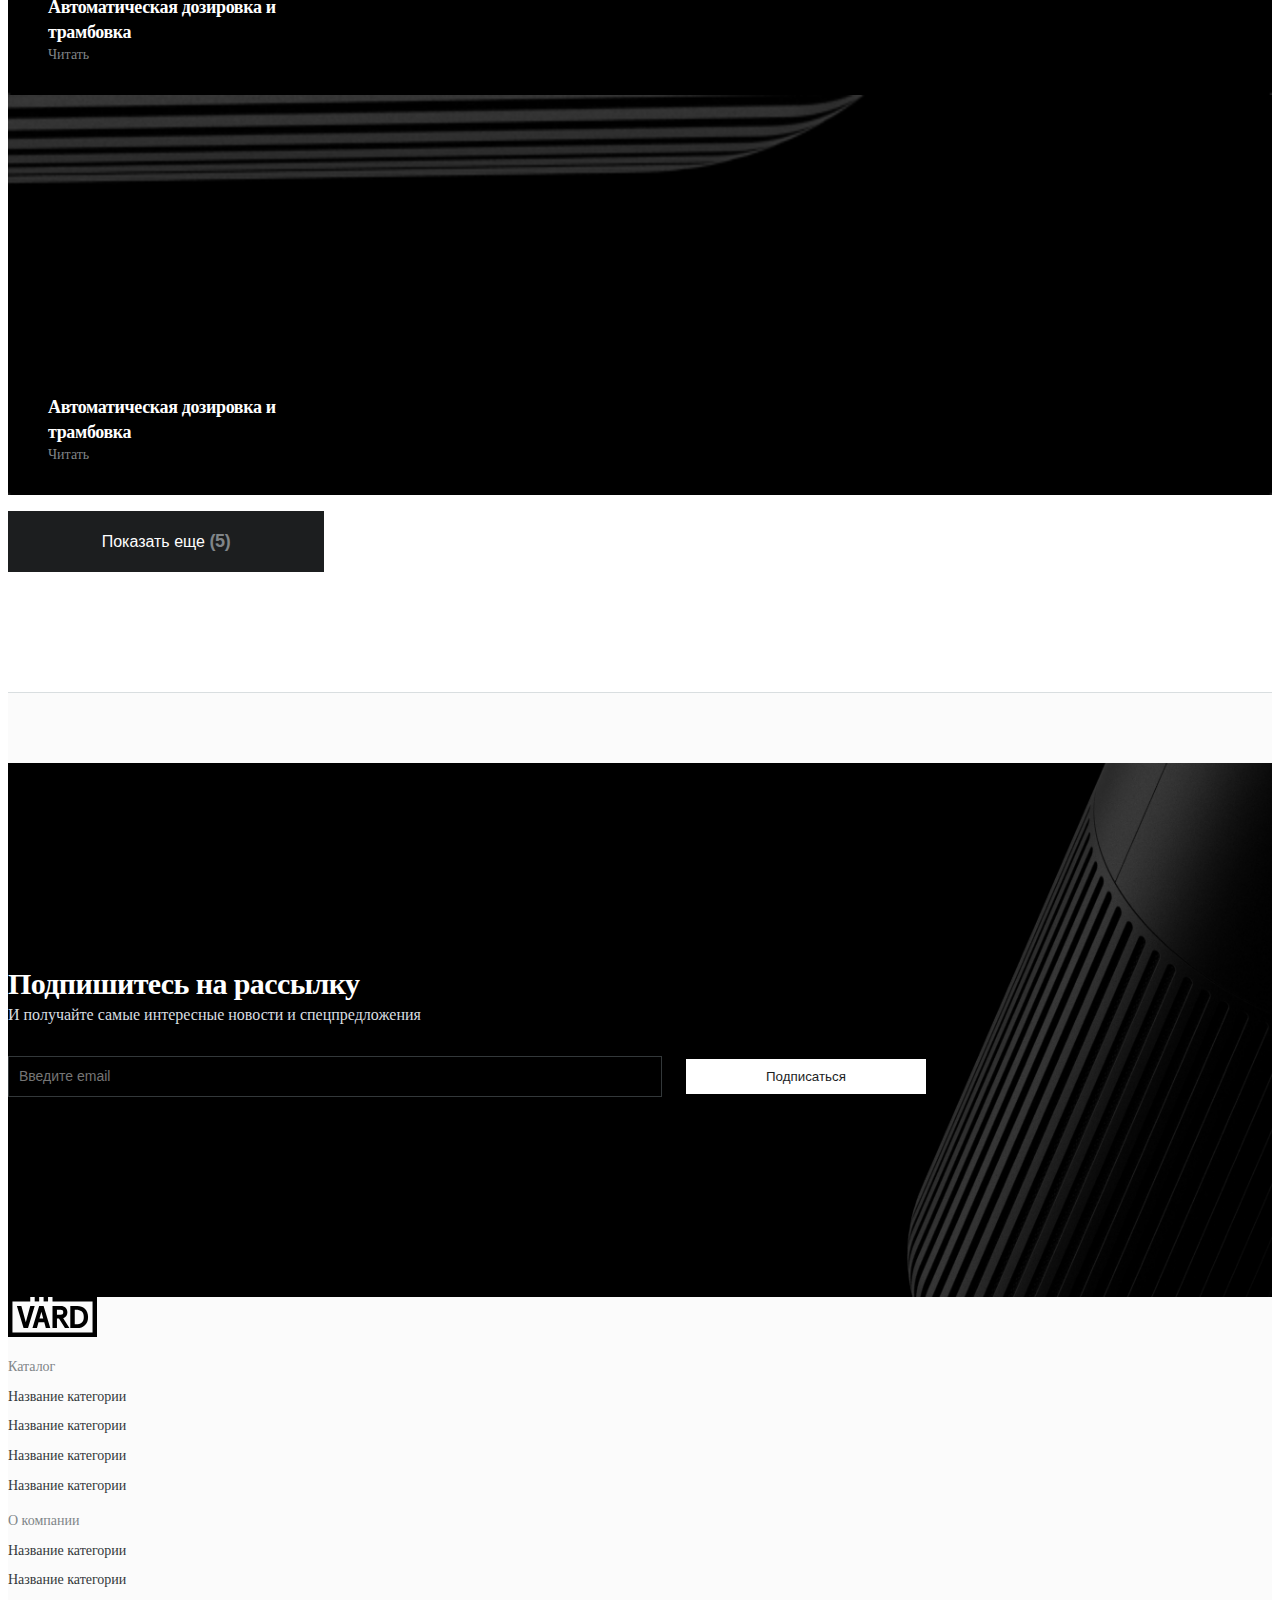
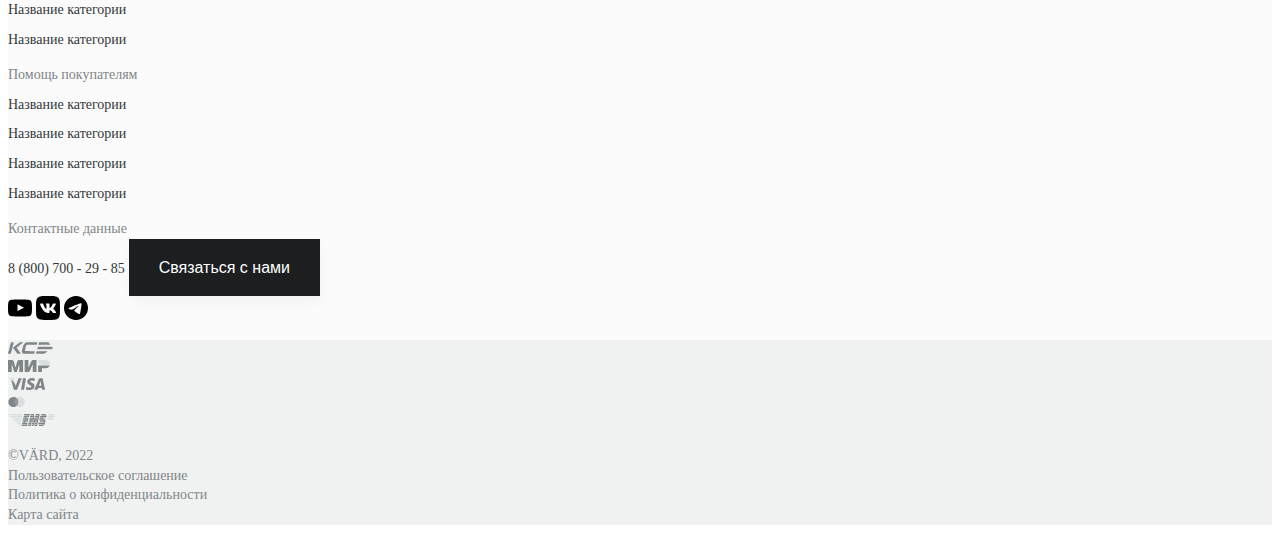
<file: news.html>
<!DOCTYPE html>
<html lang="en">

<head>
    <meta charset="UTF-8">
    <meta http-equiv="X-UA-Compatible" content="IE=edge">
    <meta name="viewport" content="width=device-width, initial-scale=1.0">
    <title>Cart</title>
    <link href="https://cdn.jsdelivr.net/npm/bootstrap@5.0.2/dist/css/bootstrap.min.css" rel="stylesheet"
        integrity="sha384-EVSTQN3/azprG1Anm3QDgpJLIm9Nao0Yz1ztcQTwFspd3yD65VohhpuuCOmLASjC" crossorigin="anonymous">
    <link rel="stylesheet" href="https://cdn.jsdelivr.net/npm/swiper@9/swiper-bundle.min.css" />
    <link href="https://fonts.cdnfonts.com/css/manrope" rel="stylesheet">
    <link rel="stylesheet" href="./assets/styles/styles.css">

</head>

<body>
    <section class="container">
        <p class="bolderText pt-5">Новости и советы</p>
        <ul class="d-grid grid__news padding__top30">
            <li>
                <div class="grid__news-wrapper">
                    <div class="grid__news-info">
                        <p class="homeNew-info-text">Автоматическая дозировка и трамбовка</p>
                        <a class="text-gray text-gray-hover" href="#">Читать</a>
                    </div>
                </div>
            </li>
            <li>
                <div class="grid__news-wrapper">
                    <div class="grid__news-info">
                        <p class="homeNew-info-text">Автоматическая дозировка и трамбовка</p>
                        <a class="text-gray text-gray-hover" href="#">Читать</a>
                    </div>
                </div>
            </li>
            <li>
                <div class="grid__news-wrapper">
                    <div class="grid__news-info">
                        <p class="homeNew-info-text">Автоматическая дозировка и трамбовка</p>
                        <a class="text-gray text-gray-hover" href="#">Читать</a>
                    </div>
                </div>
            </li>
            <li>
                <div class="grid__news-wrapper">
                    <div class="grid__news-info">
                        <p class="homeNew-info-text">Автоматическая дозировка и трамбовка</p>
                        <a class="text-gray text-gray-hover" href="#">Читать</a>
                    </div>
                </div>
            </li>
            <li>
                <div class="grid__news-wrapper">
                    <div class="grid__news-info">
                        <p class="homeNew-info-text">Автоматическая дозировка и трамбовка</p>
                        <a class="text-gray text-gray-hover" href="#">Читать</a>
                    </div>
                </div>
            </li>
            <li>
                <div class="grid__news-wrapper">
                    <div class="grid__news-info">
                        <p class="homeNew-info-text">Автоматическая дозировка и трамбовка</p>
                        <a class="text-gray text-gray-hover" href="#">Читать</a>
                    </div>
                </div>
            </li>
            <li>
                <div class="grid__news-wrapper">
                    <div class="grid__news-info">
                        <p class="homeNew-info-text">Автоматическая дозировка и трамбовка</p>
                        <a class="text-gray text-gray-hover" href="#">Читать</a>
                    </div>
                </div>
            </li>
            <li>
                <div class="grid__news-wrapper">
                    <div class="grid__news-info">
                        <p class="homeNew-info-text">Автоматическая дозировка и трамбовка</p>
                        <a class="text-gray text-gray-hover" href="#">Читать</a>
                    </div>
                </div>
            </li>
            <li>
                <div class="grid__news-wrapper">
                    <div class="grid__news-info">
                        <p class="homeNew-info-text">Автоматическая дозировка и трамбовка</p>
                        <a class="text-gray text-gray-hover" href="#">Читать</a>
                    </div>
                </div>
            </li>
        </ul>
        <button
            class=" d-flex m-auto button_secondary button__news align-items-center justify-content-center my-5 marginBottom">Показать
            еще
            <span class="light_text px-1 fw-normal">(5)</span></button>
    </section>
    <footer class="pt-0 border-0">
        <div class="mailinglist">
            <section class="container mailinglist-wrapper">
                <div class="d-flex flex-column">
                    <div class="d-flex flex-column">
                        <p class="mailinglist-title">Подпишитесь на рассылку</p>
                        <p class="mailinglist-subtitle">И получайте самые интересные новости и спецпредложения</p>
                    </div>
                    <div class="d-flex flex-lg-row flex-column">
                        <input class="mailinglist-input" type="text" placeholder="Введите email">
                        <button class="mailinglist-button button_primary">Подписаться</button>
                    </div>
                </div>
            </section>
        </div>
        <div class="container d-flex justify-content-between flex-lg-row flex-column pt-5">
            <logo>
                <img src="./assets/images/logo-footer.svg" alt="logo-footer">
            </logo>
            <div class="d-flex flex-lg-row flex-column pt-lg-0 pt-3">
                <ul class="d-flex flex-column px-lg-5 px-0 pt-lg-0 pt-3">
                    <p class="text-gray">Каталог</p>
                    <a href="#">
                        <li class="text-footer-list text-gray-hover">Название категории</li>
                    </a>
                    <a href="#">
                        <li class="text-footer-list text-gray-hover">Название категории</li>
                    </a>
                    <a href="#">
                        <li class="text-footer-list text-gray-hover">Название категории</li>
                    </a>
                    <a href="#">
                        <li class="text-footer-list text-gray-hover">Название категории</li>
                    </a>
                </ul>
                <ul class="d-flex flex-column px-lg-5 px-0 pt-lg-0 pt-3">
                    <p class="text-gray">О компании</p>
                    <a href="#">
                        <li class="text-footer-list text-gray-hover">Название категории</li>
                    </a>
                    <a href="#">
                        <li class="text-footer-list text-gray-hover">Название категории</li>
                    </a>
                    <a href="#">
                        <li class="text-footer-list text-gray-hover">Название категории</li>
                    </a>
                    <a href="#">
                        <li class="text-footer-list text-gray-hover">Название категории</li>
                    </a>
                </ul>
                <ul class="d-flex flex-column px-lg-5 px-0 pt-lg-0 pt-3">
                    <p class="text-gray">Помощь покупателям</p>
                    <a href="#">
                        <li class="text-footer-list text-gray-hover">Название категории</li>
                    </a>
                    <a href="#">
                        <li class="text-footer-list text-gray-hover">Название категории</li>
                    </a>
                    <a href="#">
                        <li class="text-footer-list text-gray-hover">Название категории</li>
                    </a>
                    <a href="#">
                        <li class="text-footer-list text-gray-hover">Название категории</li>
                    </a>
                </ul>
            </div>
            <div class="d-flex flex-column pt-lg-0 pt-3">
                <p class="text-gray">Контактные данные</p>
                <a href="#" class="text-footer-list text-gray-hover pb-3">8 (800) 700 - 29 - 85</a>
                <button class="footer-button button_secondary">Связаться с нами</button>
                <div class="d-flex pt-3 footer-icon justify-content-between">
                    <a href=""><img src="./assets/images/YouTube-fill.svg" alt="YouTube-fill"></a>
                    <a href=""><img src="./assets/images/vk-fill.svg" alt="vk-fill"></a>
                    <a href=""><img src="./assets/images/Telegram-fill.svg" alt="Telegram-fill"></a>
                </div>
            </div>
        </div>
        <div class="footer-gray mt-5">
            <div class="container">
                <ul class="d-flex justify-content-center py-4 m-0">
                    <li class="px-lg-3 px-2"><img src="./assets/images/foter-gray1.svg" alt="foter-gray1"></li>
                    <li class="px-lg-3 px-2"><img src="./assets/images/foter-gray2.svg" alt="foter-gray1"></li>
                    <li class="px-lg-3 px-2"><img src="./assets/images/foter-gray3.svg" alt="foter-gray1"></li>
                    <li class="px-lg-3 px-2"><img src="./assets/images/foter-gray4.svg" alt="foter-gray1"></li>
                    <li class="px-lg-3 px-2"><img src="./assets/images/foter-gray5.svg" alt="foter-gray1"></li>
                </ul>
                <ul class="d-flex flex-lg-row flex-column-reverse align-items-center justify-content-center py-4 m-0">
                    <a href="#" class="px-3 text-gray py-2 site-name-footer text-gray-hover">
                        <li>©VÄRD, 2022</li>
                    </a>
                    <a href="#" class="px-3 text-gray py-2 text-gray-hover ">
                        <li>Пользовательское соглашение</li>
                    </a>
                    <a href="#" class="px-3 text-gray py-2 text-gray-hover ">
                        <li>Политика о конфиденциальности</li>
                    </a>
                    <a href="#" class="px-3 text-gray py-2 text-gray-hover  ">
                        <li>Карта сайта</li>
                    </a>
                </ul>
            </div>
        </div>
    </footer>
    <script src=" https://cdn.jsdelivr.net/npm/bootstrap@5.0.2/dist/js/bootstrap.bundle.min.js"
        integrity="sha384-MrcW6ZMFYlzcLA8Nl+NtUVF0sA7MsXsP1UyJoMp4YLEuNSfAP+JcXn/tWtIaxVXM" crossorigin="anonymous">
        </script>
    <script src="https://cdn.jsdelivr.net/npm/swiper@9/swiper-bundle.min.js"></script>
    <script src="./assets/script/swiper.js"></script>
</body>

</html>
</file>
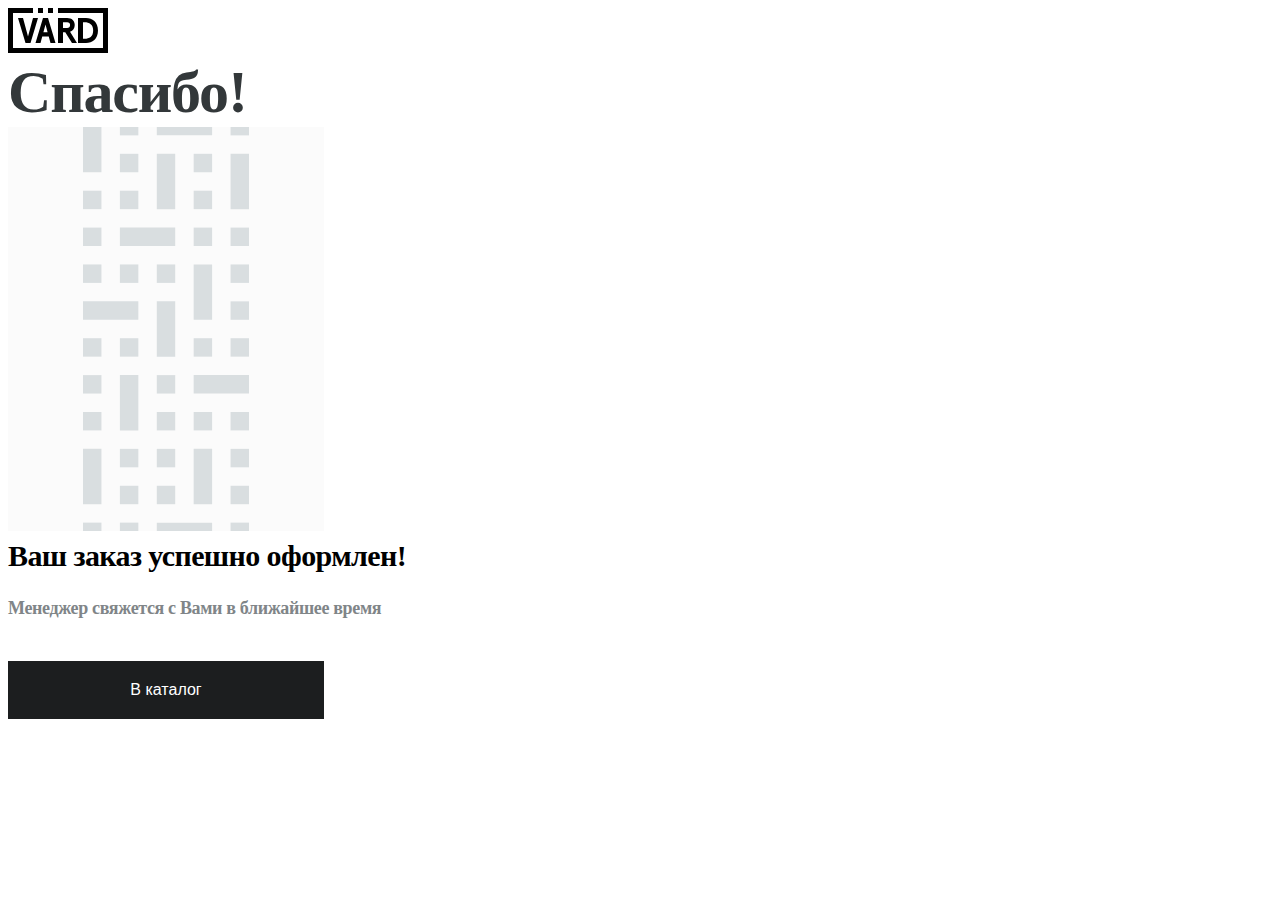
<file: order-processed.html>
<!DOCTYPE html>
<html lang="en">

<head>
    <meta charset="UTF-8">
    <meta http-equiv="X-UA-Compatible" content="IE=edge">
    <meta name="viewport" content="width=device-width, initial-scale=1.0">
    <title>Cart</title>
    <link href="https://cdn.jsdelivr.net/npm/bootstrap@5.0.2/dist/css/bootstrap.min.css" rel="stylesheet"
        integrity="sha384-EVSTQN3/azprG1Anm3QDgpJLIm9Nao0Yz1ztcQTwFspd3yD65VohhpuuCOmLASjC" crossorigin="anonymous">
    <link rel="stylesheet" href="https://cdn.jsdelivr.net/npm/swiper@9/swiper-bundle.min.css" />
    <link href="https://fonts.cdnfonts.com/css/manrope" rel="stylesheet">
    <link rel="stylesheet" href="./assets/styles/styles.css">
</head>

<body>
    <section class="container text-center d-flex flex-column align-items-center py-5">
        <img class="py-5" width="100px" src="./assets/images/logo-footer.svg" alt="logo-footer">
        <p class="bigText pb-5">Спасибо!</p>
        <svg width="316" height="404" viewBox="50 0 316 404" fill="none" xmlns="http://www.w3.org/2000/svg">
            <g clip-path="url(#clip0_526_39042)">
                <rect width="416" height="404" fill="#FBFBFB" />
                <path d="M143.444 119.019V100.578H125V119.019H143.444Z" fill="#D9DEE0" />
                <path d="M290.999 119.019V100.578H272.555V119.019H290.999Z" fill="#D9DEE0" />
                <path d="M217.224 119.019V100.578H161.891V119.019H217.224Z" fill="#D9DEE0" />
                <path d="M180.333 192.783V174.342H125V192.783H180.333Z" fill="#D9DEE0" />
                <path d="M291.001 266.546V248.105H235.668V266.546H291.001Z" fill="#D9DEE0" />
                <path d="M143.444 155.901V137.46H125V155.901H143.444Z" fill="#D9DEE0" />
                <path d="M143.444 229.664V211.224H125V229.664H143.444Z" fill="#D9DEE0" />
                <path d="M143.444 266.546V248.105H125V266.546H143.444Z" fill="#D9DEE0" />
                <path d="M143.444 303.428V284.987H125V303.428H143.444Z" fill="#D9DEE0" />
                <path d="M217.222 155.901V137.46H198.777V155.901H217.222Z" fill="#D9DEE0" />
                <path d="M290.999 229.664V211.224H272.555V229.664H290.999Z" fill="#D9DEE0" />
                <path d="M290.999 303.428V284.987H272.555V303.428H290.999Z" fill="#D9DEE0" />
                <path d="M180.335 155.901V137.46H161.891V155.901H180.335Z" fill="#D9DEE0" />
                <path d="M180.335 229.664V211.224H161.891V229.664H180.335Z" fill="#D9DEE0" />
                <path d="M254.112 229.664V211.224H235.668V229.664H254.112Z" fill="#D9DEE0" />
                <path d="M254.112 303.428V284.987H235.668V303.428H254.112Z" fill="#D9DEE0" />
                <path d="M217.222 266.546V248.105H198.777V266.546H217.222Z" fill="#D9DEE0" />
                <path d="M217.222 303.428V284.987H198.777V303.428H217.222Z" fill="#D9DEE0" />
                <path d="M290.999 155.901V137.46H272.555V155.901H290.999Z" fill="#D9DEE0" />
                <path d="M290.999 192.783V174.342H272.555V192.783H290.999Z" fill="#D9DEE0" />
                <path d="M254.112 119.019V100.578H235.668V119.019H254.112Z" fill="#D9DEE0" />
                <path d="M254.112 192.783V137.46H235.668V192.783H254.112Z" fill="#D9DEE0" />
                <path d="M217.222 229.664V174.342H198.777V229.664H217.222Z" fill="#D9DEE0" />
                <path d="M180.335 303.428V248.105H161.891V303.428H180.335Z" fill="#D9DEE0" />
                <path d="M254.112 45.2552V26.8142H235.668V45.2552H254.112Z" fill="#D9DEE0" />
                <path d="M180.335 8.37333V-10.0676H161.891V8.37333H180.335Z" fill="#D9DEE0" />
                <path d="M254.111 8.37333V-10.0676H198.777V8.37333H254.111Z" fill="#D9DEE0" />
                <path d="M254.112 82.137V63.6961H235.668V82.137H254.112Z" fill="#D9DEE0" />
                <path d="M290.999 8.37333V-10.0676H272.555V8.37333H290.999Z" fill="#D9DEE0" />
                <path d="M180.335 45.2552V26.8142H161.891V45.2552H180.335Z" fill="#D9DEE0" />
                <path d="M143.444 82.137V63.6961H125V82.137H143.444Z" fill="#D9DEE0" />
                <path d="M180.335 82.137V63.6961H161.891V82.137H180.335Z" fill="#D9DEE0" />
                <path d="M143.444 45.2552V-10.0676H125V45.2552H143.444Z" fill="#D9DEE0" />
                <path d="M290.999 82.137V26.8142H272.555V82.137H290.999Z" fill="#D9DEE0" />
                <path d="M217.222 82.137V26.8142H198.777V82.137H217.222Z" fill="#D9DEE0" />
                <path d="M180.335 340.31V321.869H161.891V340.31H180.335Z" fill="#D9DEE0" />
                <path d="M217.222 340.31V321.869H198.777V340.31H217.222Z" fill="#D9DEE0" />
                <path d="M180.335 414.073V395.633H161.891V414.073H180.335Z" fill="#D9DEE0" />
                <path d="M143.444 414.073V395.633H125V414.073H143.444Z" fill="#D9DEE0" />
                <path d="M254.111 414.073V395.633H198.777V414.073H254.111Z" fill="#D9DEE0" />
                <path d="M180.335 377.192V358.751H161.891V377.192H180.335Z" fill="#D9DEE0" />
                <path d="M217.222 377.192V358.751H198.777V377.192H217.222Z" fill="#D9DEE0" />
                <path d="M290.999 377.192V358.751H272.555V377.192H290.999Z" fill="#D9DEE0" />
                <path d="M290.999 414.073V395.633H272.555V414.073H290.999Z" fill="#D9DEE0" />
                <path d="M290.999 340.31V321.869H272.555V340.31H290.999Z" fill="#D9DEE0" />
                <path d="M143.444 377.192V321.869H125V377.192H143.444Z" fill="#D9DEE0" />
                <path d="M254.112 377.192V321.869H235.668V377.192H254.112Z" fill="#D9DEE0" />
            </g>
            <defs>
                <clipPath id="clip0_526_39042">
                    <rect width="416" height="404" fill="white" />
                </clipPath>
            </defs>
        </svg>
        <p class="bolderText pt-5">Ваш заказ успешно оформлен!</p>
        <p class="light_text  fw-normal return__padding">Менеджер свяжется с Вами в ближайшее время</p>
        <button class=" button_secondary button__news">В каталог</button>
    </section>
    <script src=" https://cdn.jsdelivr.net/npm/bootstrap@5.0.2/dist/js/bootstrap.bundle.min.js"
        integrity="sha384-MrcW6ZMFYlzcLA8Nl+NtUVF0sA7MsXsP1UyJoMp4YLEuNSfAP+JcXn/tWtIaxVXM" crossorigin="anonymous">
        </script>
    <script src="https://cdn.jsdelivr.net/npm/swiper@9/swiper-bundle.min.js"></script>
    <script src="./assets/script/swiper.js"></script>
</body>

</html>
</file>
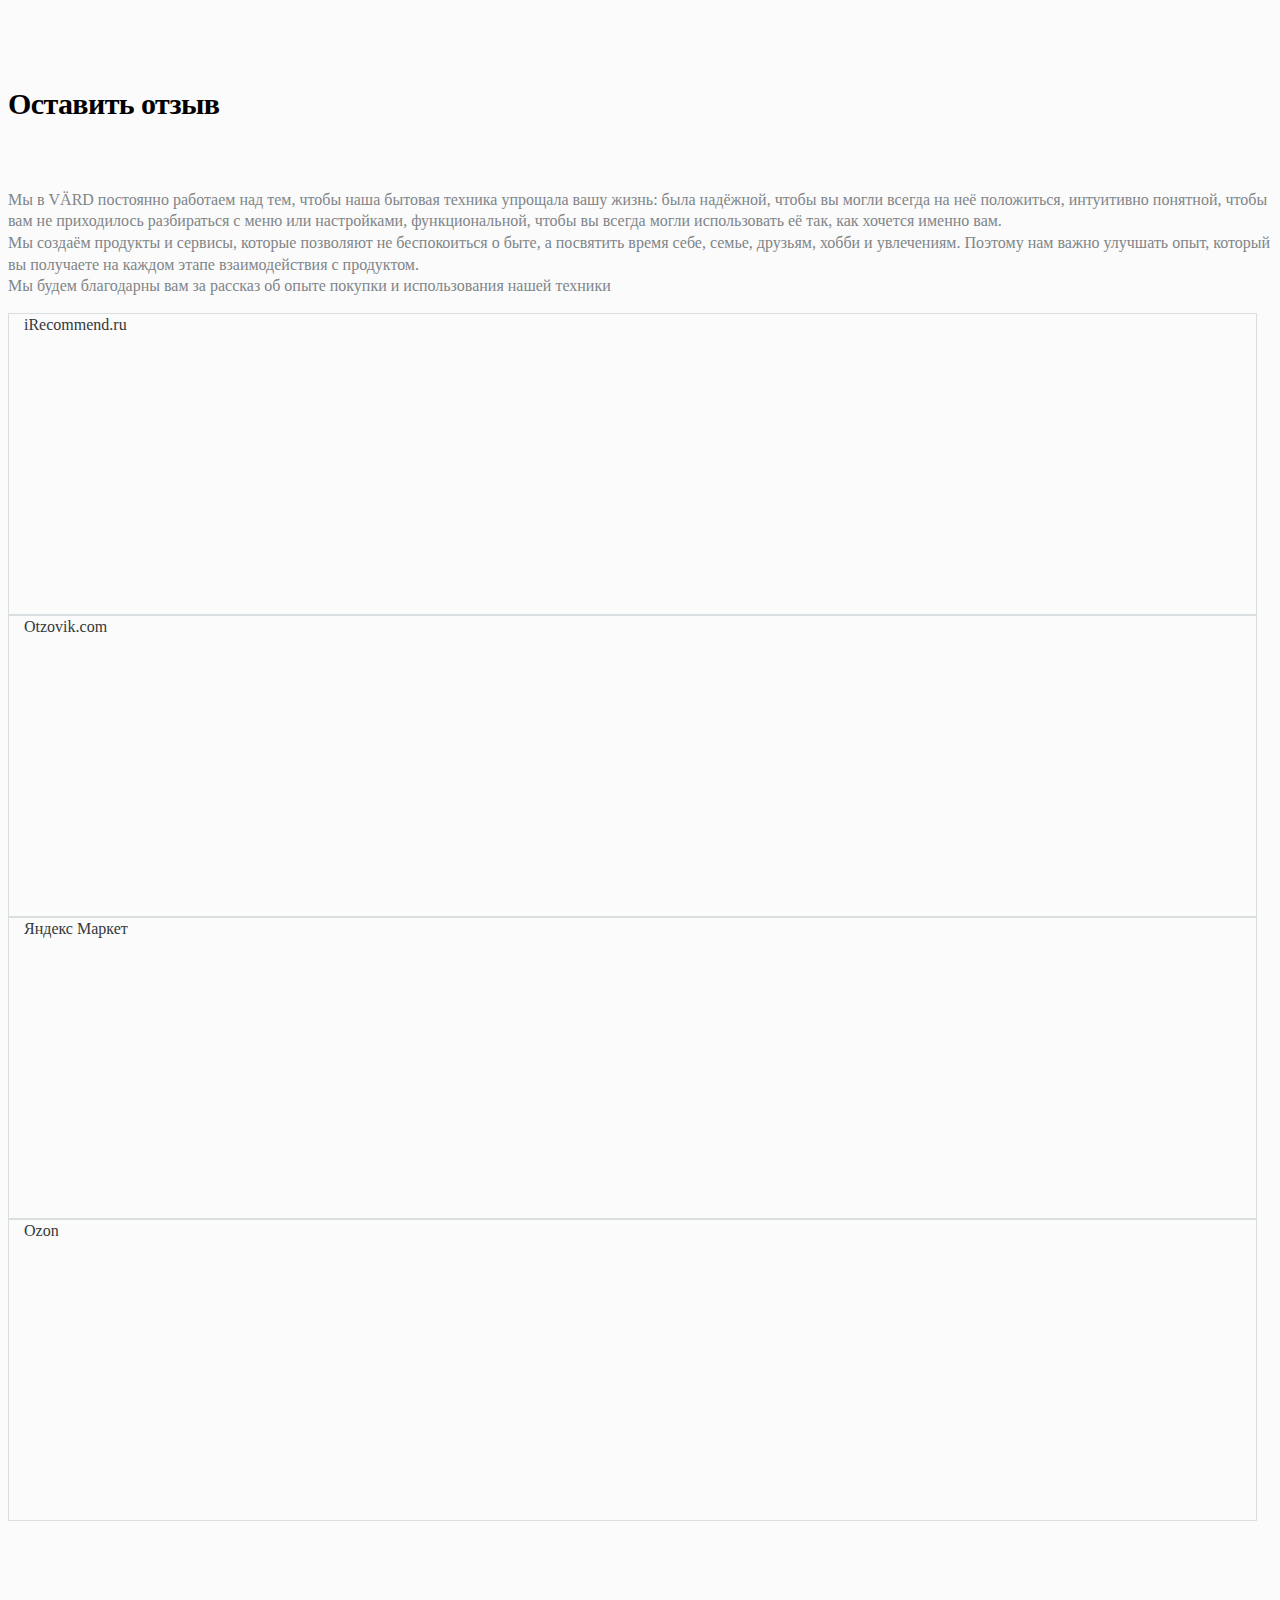
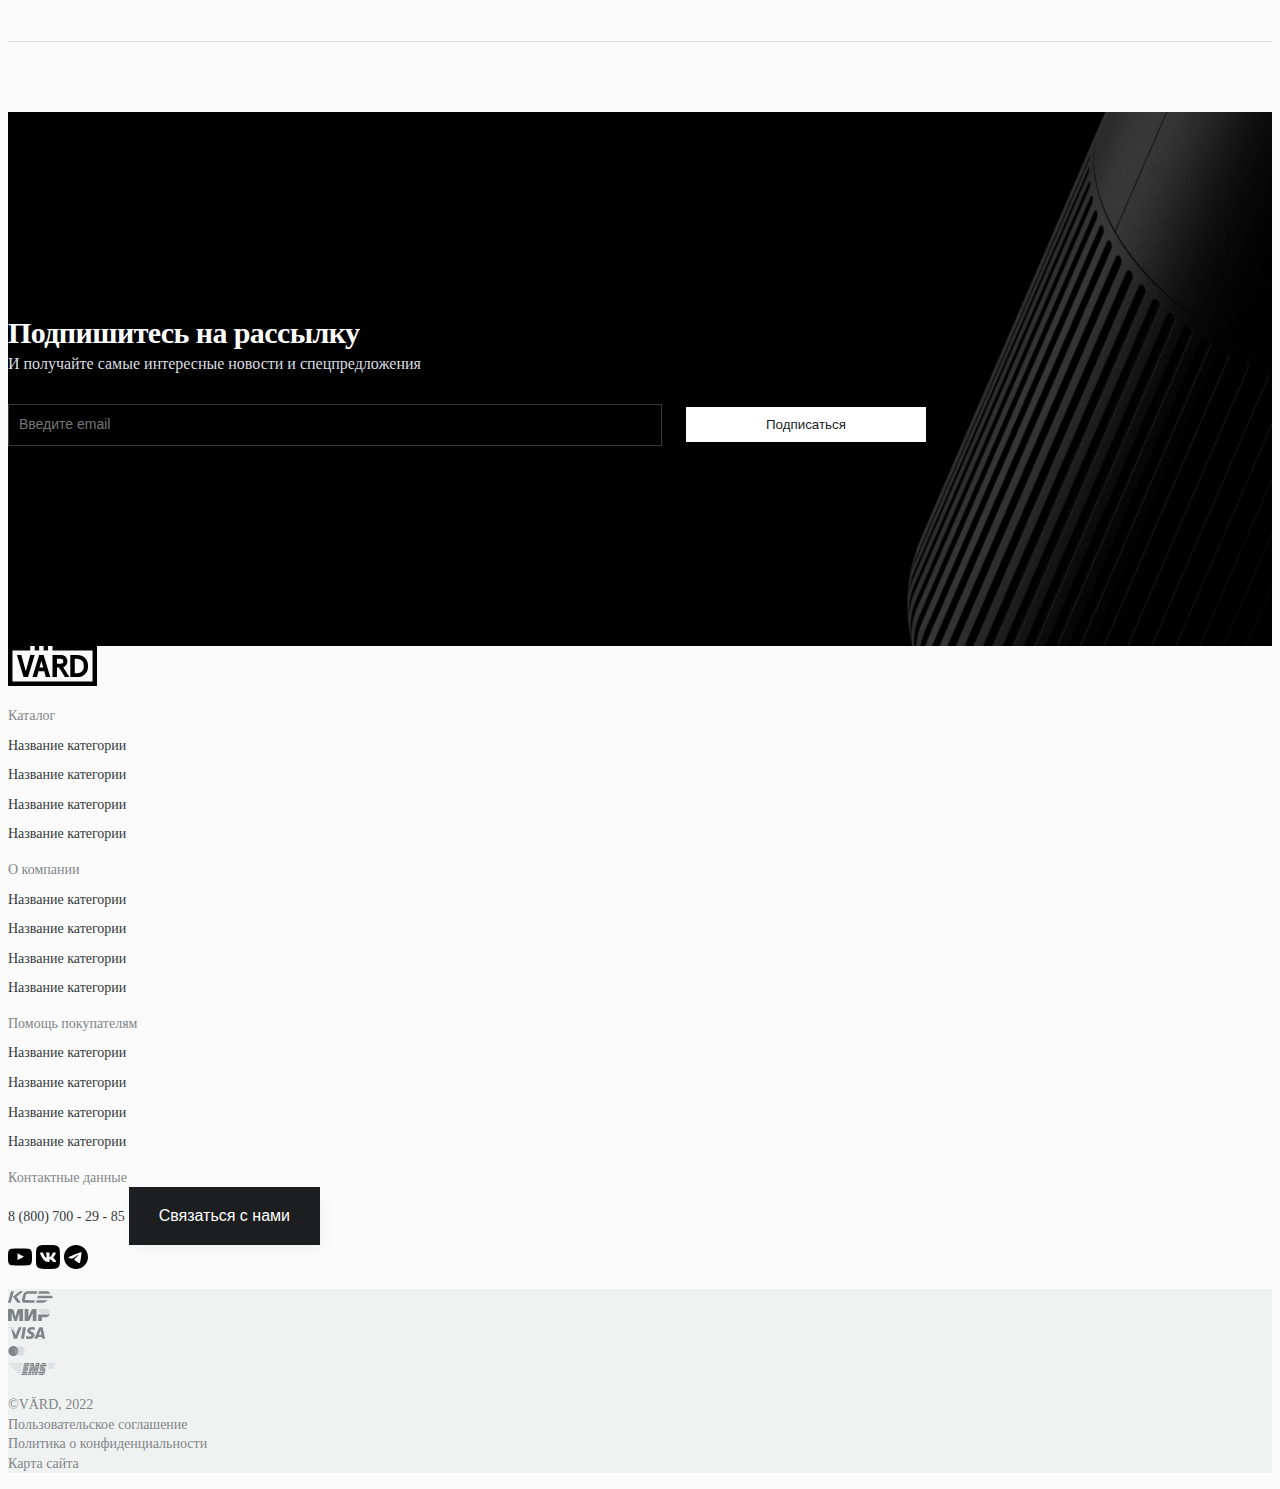
<file: reviews.html>
<!DOCTYPE html>
<html lang="en">

<head>
    <meta charset="UTF-8">
    <meta http-equiv="X-UA-Compatible" content="IE=edge">
    <meta name="viewport" content="width=device-width, initial-scale=1.0">
    <title>Cart</title>
    <link href="https://cdn.jsdelivr.net/npm/bootstrap@5.0.2/dist/css/bootstrap.min.css" rel="stylesheet"
        integrity="sha384-EVSTQN3/azprG1Anm3QDgpJLIm9Nao0Yz1ztcQTwFspd3yD65VohhpuuCOmLASjC" crossorigin="anonymous">
    <link rel="stylesheet" href="https://cdn.jsdelivr.net/npm/swiper@9/swiper-bundle.min.css" />
    <link href="https://fonts.cdnfonts.com/css/manrope" rel="stylesheet">
    <link rel="stylesheet" href="./assets/styles/styles.css">
</head>

<body class="light_bg">
    <section class="container  padding__top30 pb-4">
        <h2 class="bolderText return__padding">Оставить отзыв</h2>
        <ul>
            <li class="regular16__gray">Мы в VÄRD постоянно работаем над тем, чтобы наша бытовая техника упрощала вашу жизнь: была надёжной, чтобы вы могли всегда на неё положиться, интуитивно понятной, чтобы вам не приходилось разбираться с меню или настройками, функциональной, чтобы вы всегда могли использовать её так, как хочется именно вам. 
            </li>
            <li class="regular16__gray pt-4">Мы создаём продукты и сервисы, которые позволяют не беспокоиться о быте, а посвятить время себе, семье, друзьям, хобби и увлечениям. Поэтому нам важно улучшать опыт, который вы получаете на каждом этапе взаимодействия с продуктом.
            </li>
            <li class="regular16__gray pt-4">Мы будем благодарны вам за рассказ об опыте покупки и использования нашей техники
            </li>
        </ul>
    </section>
    <section class="container d-flex flex-column home-brand-wrapper bottomPadding px-lg-0 px-2">
        <div class="d-flex flex-lg-row flex-column">
            <div class="col-lg-3 col-12 home-brand reviews d-flex align-items-center justify-content-center">
                <div class="d-flex flex-column">
                    <a href="http://iRecommend.ru"><span class="home-brand-text d-flex align-items-center">iRecommend.ru</span></a>
                </div>
            </div>
            <div class="col-lg-3 col-12  home-brand reviews d-flex align-items-center justify-content-center">
                <div class="d-flex flex-column">
                    <a href="http://Otzovik.com"><span class="home-brand-text d-flex align-items-center">Otzovik.com</span></a>
                </div>
            </div>
            <div class="col-lg-3 col-12  home-brand reviews d-flex align-items-center justify-content-center">
                <div class="d-flex flex-column">
                    <a href="http://Яндекс Маркет"><span class="home-brand-text d-flex align-items-center">Яндекс Маркет</span></a>
                </div>
            </div>
            <div class="col-lg-3 col-12  home-brand reviews d-flex align-items-center justify-content-center">
                <div class="d-flex flex-column">
                    <a href="http://Ozon"><span class="home-brand-text d-flex align-items-center">Ozon</span></a>
                </div>
            </div>
        </div>
    </section>

    <footer class="pt-0 border-0">
        <div class="mailinglist">
            <section class="container mailinglist-wrapper">
                <div class="d-flex flex-column">
                    <div class="d-flex flex-column">
                        <p class="mailinglist-title">Подпишитесь на рассылку</p>
                        <p class="mailinglist-subtitle">И получайте самые интересные новости и спецпредложения</p>
                    </div>
                    <div class="d-flex flex-lg-row flex-column">
                        <input class="mailinglist-input" type="text" placeholder="Введите email">
                        <button class="mailinglist-button button_primary">Подписаться</button>
                    </div>
                </div>
            </section>
        </div>
        <div class="container d-flex justify-content-between flex-lg-row flex-column pt-5">
            <logo>
                <img src="./assets/images/logo-footer.svg" alt="logo-footer">
            </logo>
            <div class="d-flex flex-lg-row flex-column pt-lg-0 pt-3">
                <ul class="d-flex flex-column px-lg-5 px-0 pt-lg-0 pt-3">
                    <p class="text-gray">Каталог</p>
                    <a href="#">
                        <li class="text-footer-list text-gray-hover">Название категории</li>
                    </a>
                    <a href="#">
                        <li class="text-footer-list text-gray-hover">Название категории</li>
                    </a>
                    <a href="#">
                        <li class="text-footer-list text-gray-hover">Название категории</li>
                    </a>
                    <a href="#">
                        <li class="text-footer-list text-gray-hover">Название категории</li>
                    </a>
                </ul>
                <ul class="d-flex flex-column px-lg-5 px-0 pt-lg-0 pt-3">
                    <p class="text-gray">О компании</p>
                    <a href="#">
                        <li class="text-footer-list text-gray-hover">Название категории</li>
                    </a>
                    <a href="#">
                        <li class="text-footer-list text-gray-hover">Название категории</li>
                    </a>
                    <a href="#">
                        <li class="text-footer-list text-gray-hover">Название категории</li>
                    </a>
                    <a href="#">
                        <li class="text-footer-list text-gray-hover">Название категории</li>
                    </a>
                </ul>
                <ul class="d-flex flex-column px-lg-5 px-0 pt-lg-0 pt-3">
                    <p class="text-gray">Помощь покупателям</p>
                    <a href="#">
                        <li class="text-footer-list text-gray-hover">Название категории</li>
                    </a>
                    <a href="#">
                        <li class="text-footer-list text-gray-hover">Название категории</li>
                    </a>
                    <a href="#">
                        <li class="text-footer-list text-gray-hover">Название категории</li>
                    </a>
                    <a href="#">
                        <li class="text-footer-list text-gray-hover">Название категории</li>
                    </a>
                </ul>
            </div>
            <div class="d-flex flex-column pt-lg-0 pt-3">
                <p class="text-gray">Контактные данные</p>
                <a href="#" class="text-footer-list text-gray-hover pb-3">8 (800) 700 - 29 - 85</a>
                <button class="footer-button button_secondary">Связаться с нами</button>
                <div class="d-flex pt-3 footer-icon justify-content-between">
                    <a href=""><img src="./assets/images/YouTube-fill.svg" alt="YouTube-fill"></a>
                    <a href=""><img src="./assets/images/vk-fill.svg" alt="vk-fill"></a>
                    <a href=""><img src="./assets/images/Telegram-fill.svg" alt="Telegram-fill"></a>
                </div>
            </div>
        </div>
        <div class="footer-gray mt-5">
            <div class="container">
                <ul class="d-flex justify-content-center py-4 m-0">
                    <li class="px-lg-3 px-2"><img src="./assets/images/foter-gray1.svg" alt="foter-gray1"></li>
                    <li class="px-lg-3 px-2"><img src="./assets/images/foter-gray2.svg" alt="foter-gray1"></li>
                    <li class="px-lg-3 px-2"><img src="./assets/images/foter-gray3.svg" alt="foter-gray1"></li>
                    <li class="px-lg-3 px-2"><img src="./assets/images/foter-gray4.svg" alt="foter-gray1"></li>
                    <li class="px-lg-3 px-2"><img src="./assets/images/foter-gray5.svg" alt="foter-gray1"></li>
                </ul>
                <ul class="d-flex flex-lg-row flex-column-reverse align-items-center justify-content-center py-4 m-0">
                    <a href="#" class="px-3 text-gray py-2 site-name-footer text-gray-hover">
                        <li>©VÄRD, 2022</li>
                    </a>
                    <a href="#" class="px-3 text-gray py-2 text-gray-hover ">
                        <li>Пользовательское соглашение</li>
                    </a>
                    <a href="#" class="px-3 text-gray py-2 text-gray-hover ">
                        <li>Политика о конфиденциальности</li>
                    </a>
                    <a href="#" class="px-3 text-gray py-2 text-gray-hover  ">
                        <li>Карта сайта</li>
                    </a>
                </ul>
            </div>
        </div>
    </footer>
    <script src=" https://cdn.jsdelivr.net/npm/bootstrap@5.0.2/dist/js/bootstrap.bundle.min.js"
        integrity="sha384-MrcW6ZMFYlzcLA8Nl+NtUVF0sA7MsXsP1UyJoMp4YLEuNSfAP+JcXn/tWtIaxVXM" crossorigin="anonymous">
        </script>
    <script src="https://cdn.jsdelivr.net/npm/swiper@9/swiper-bundle.min.js"></script>
    <script src="./assets/script/swiper.js"></script>
</body>

</html>
</file>
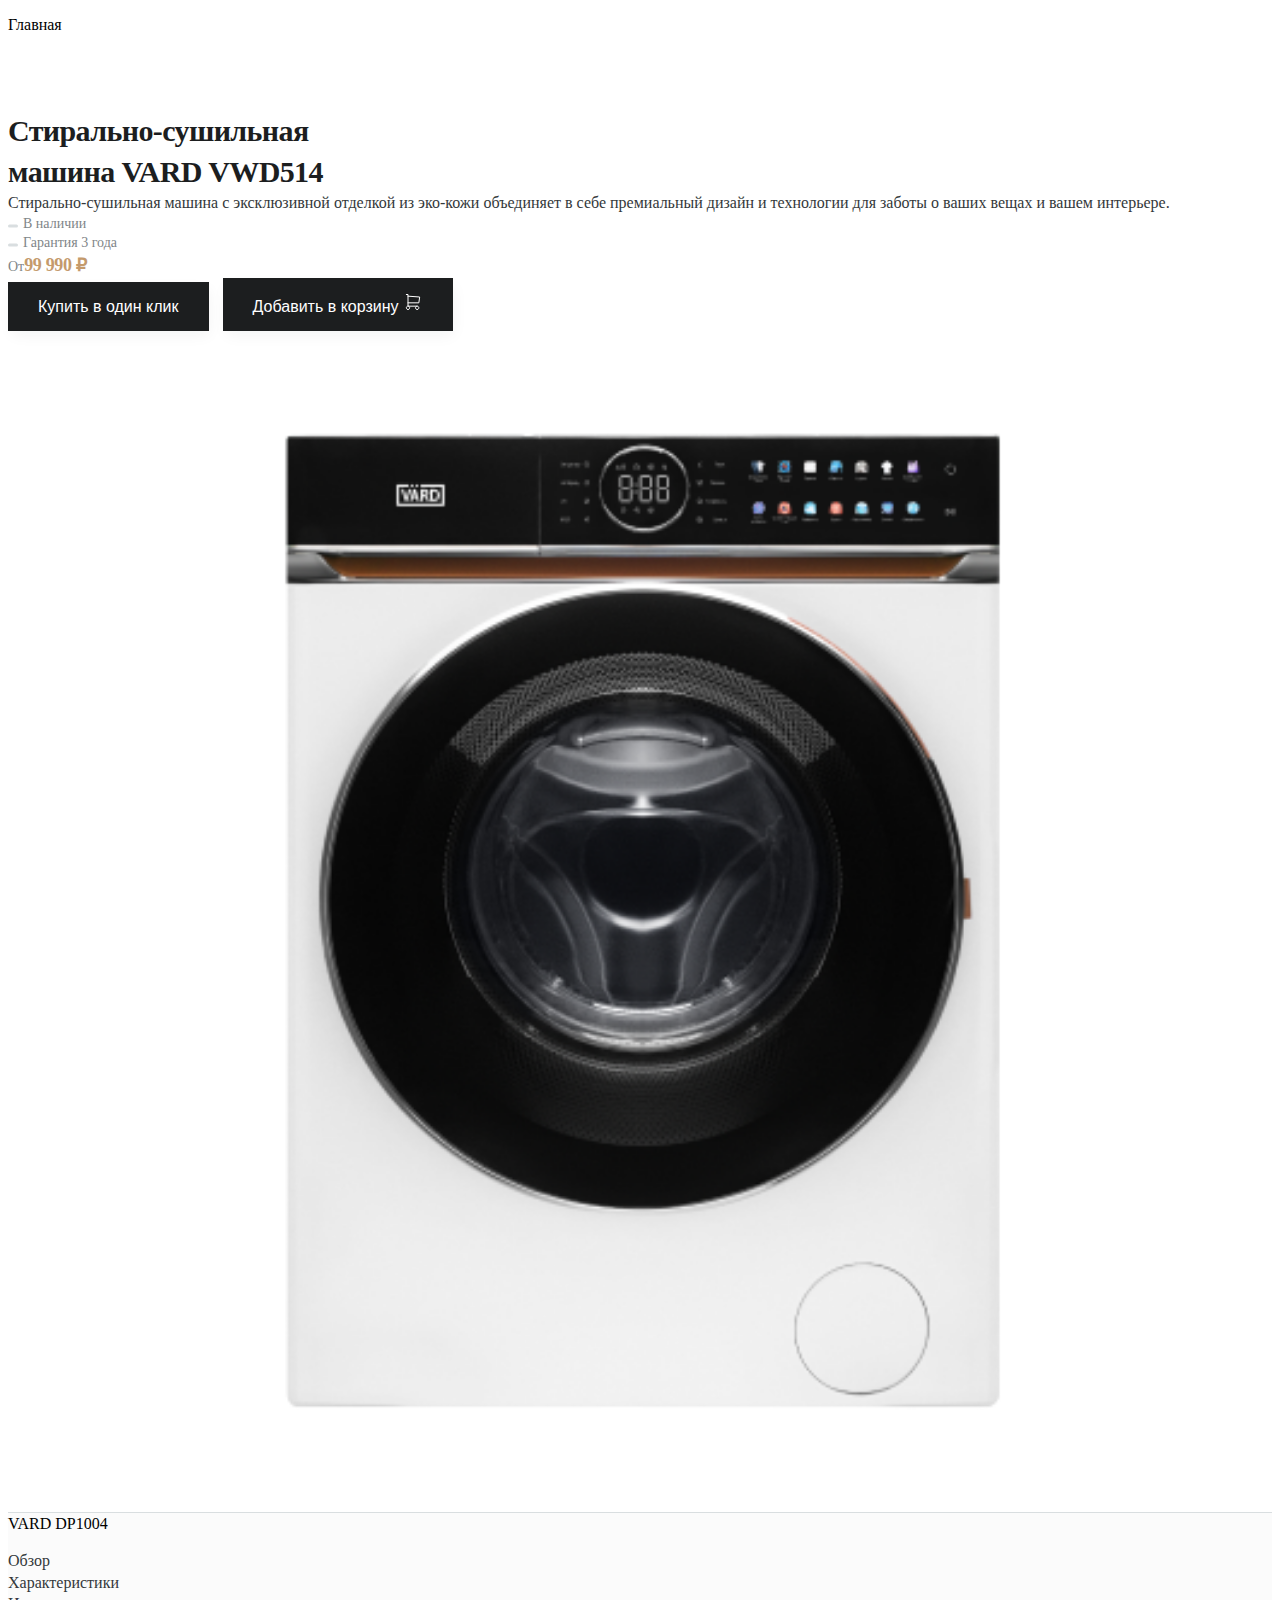
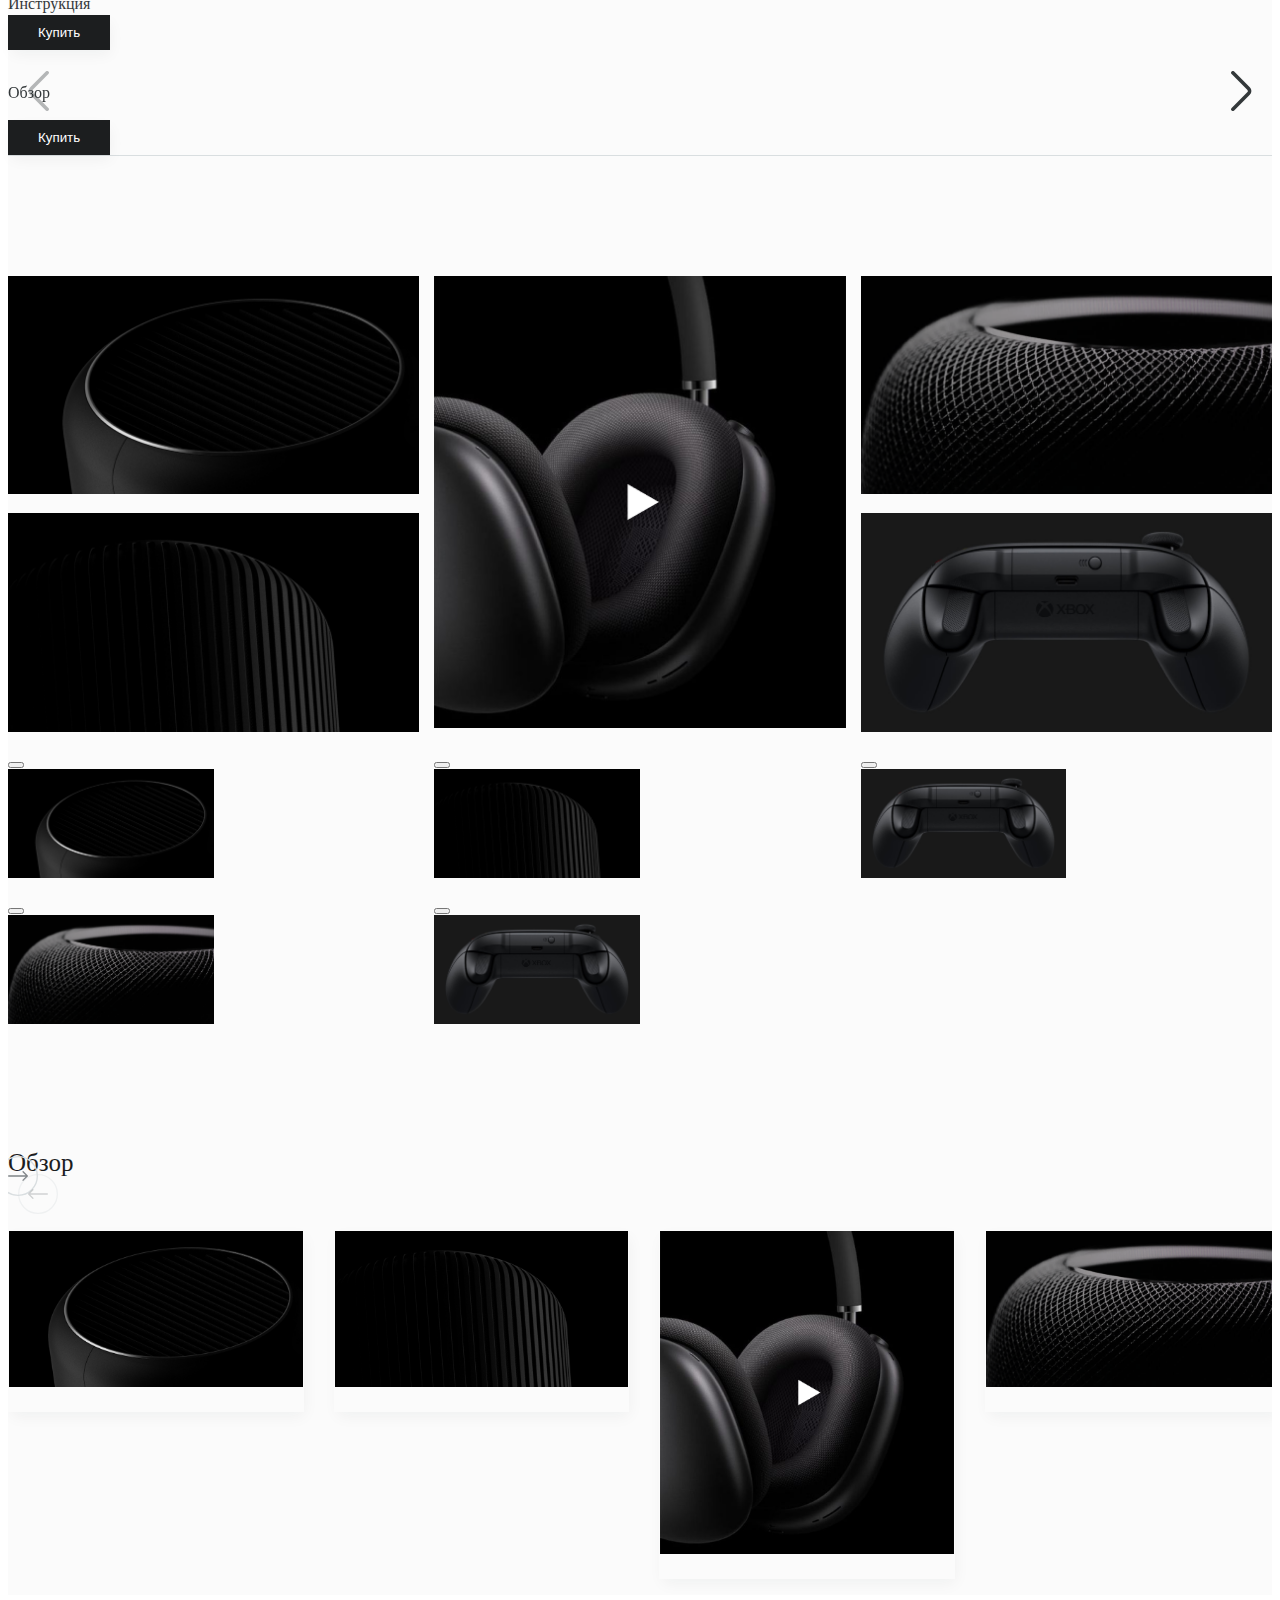
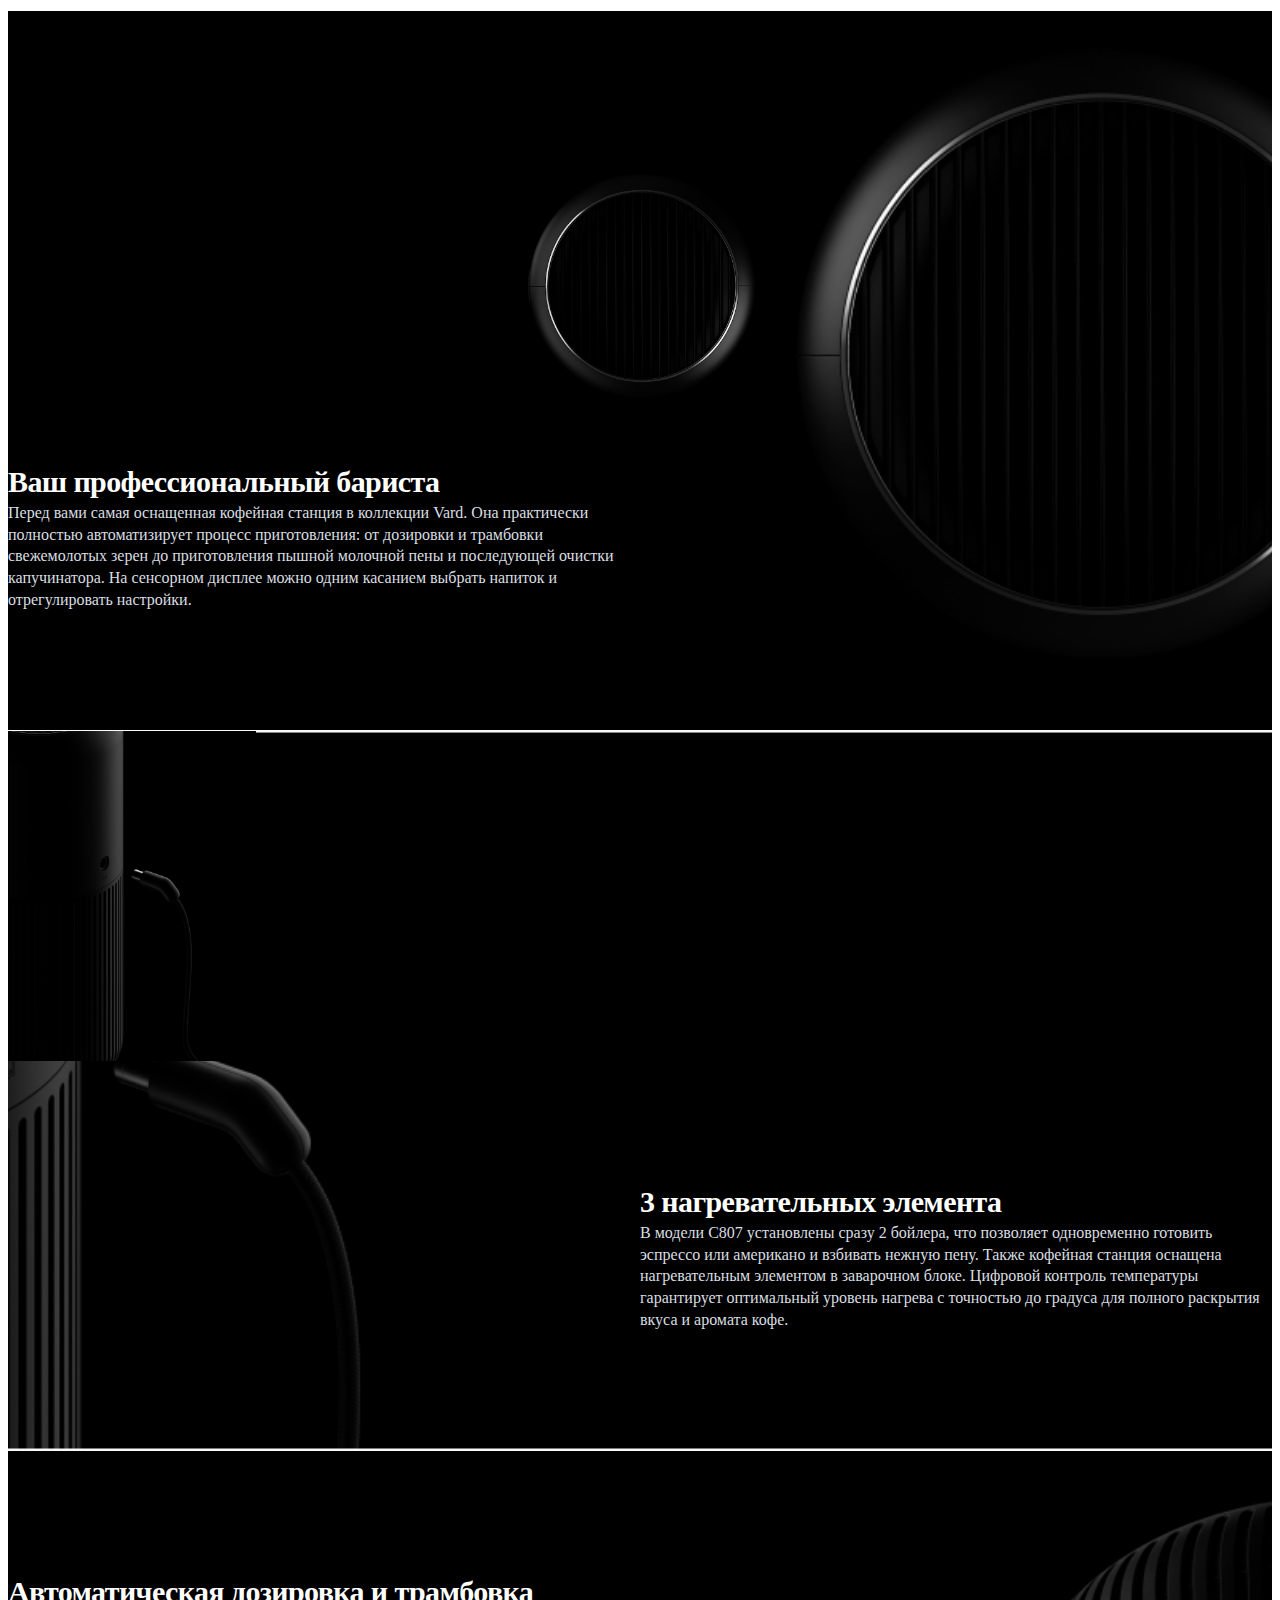
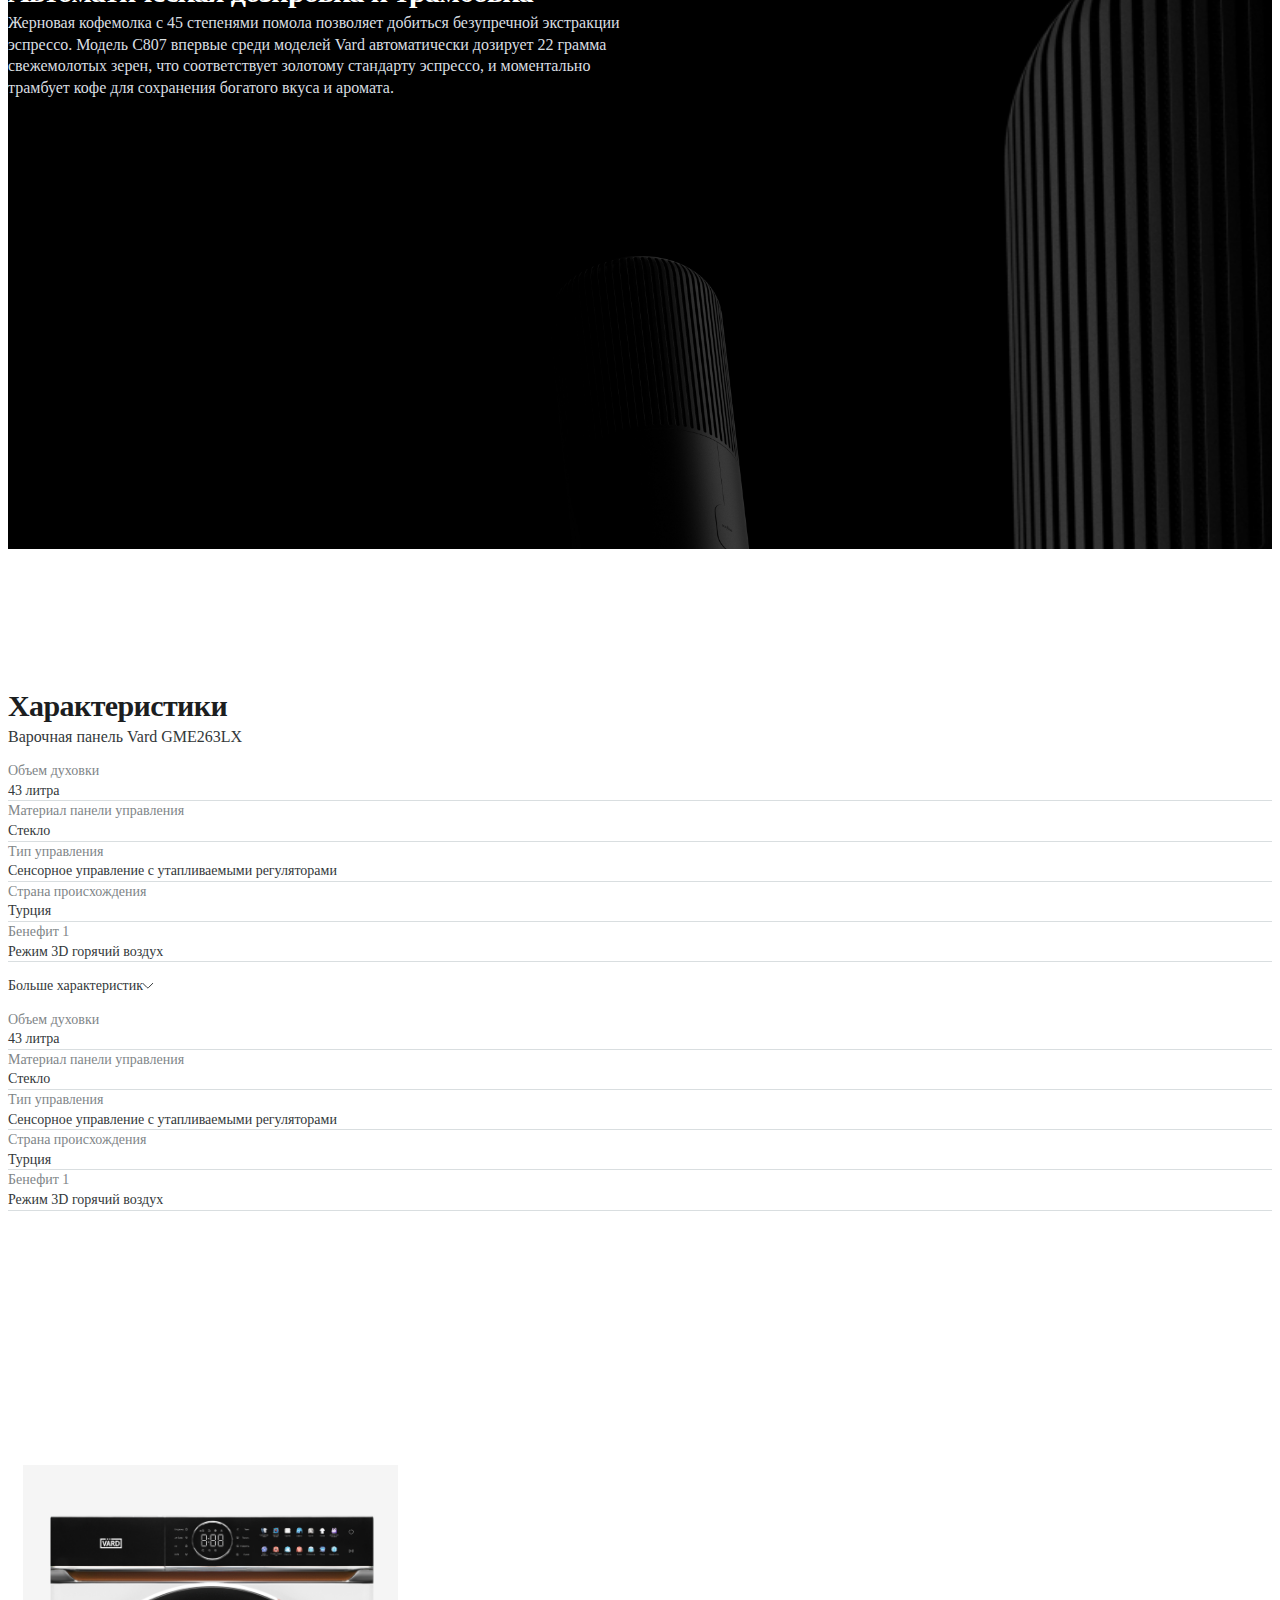
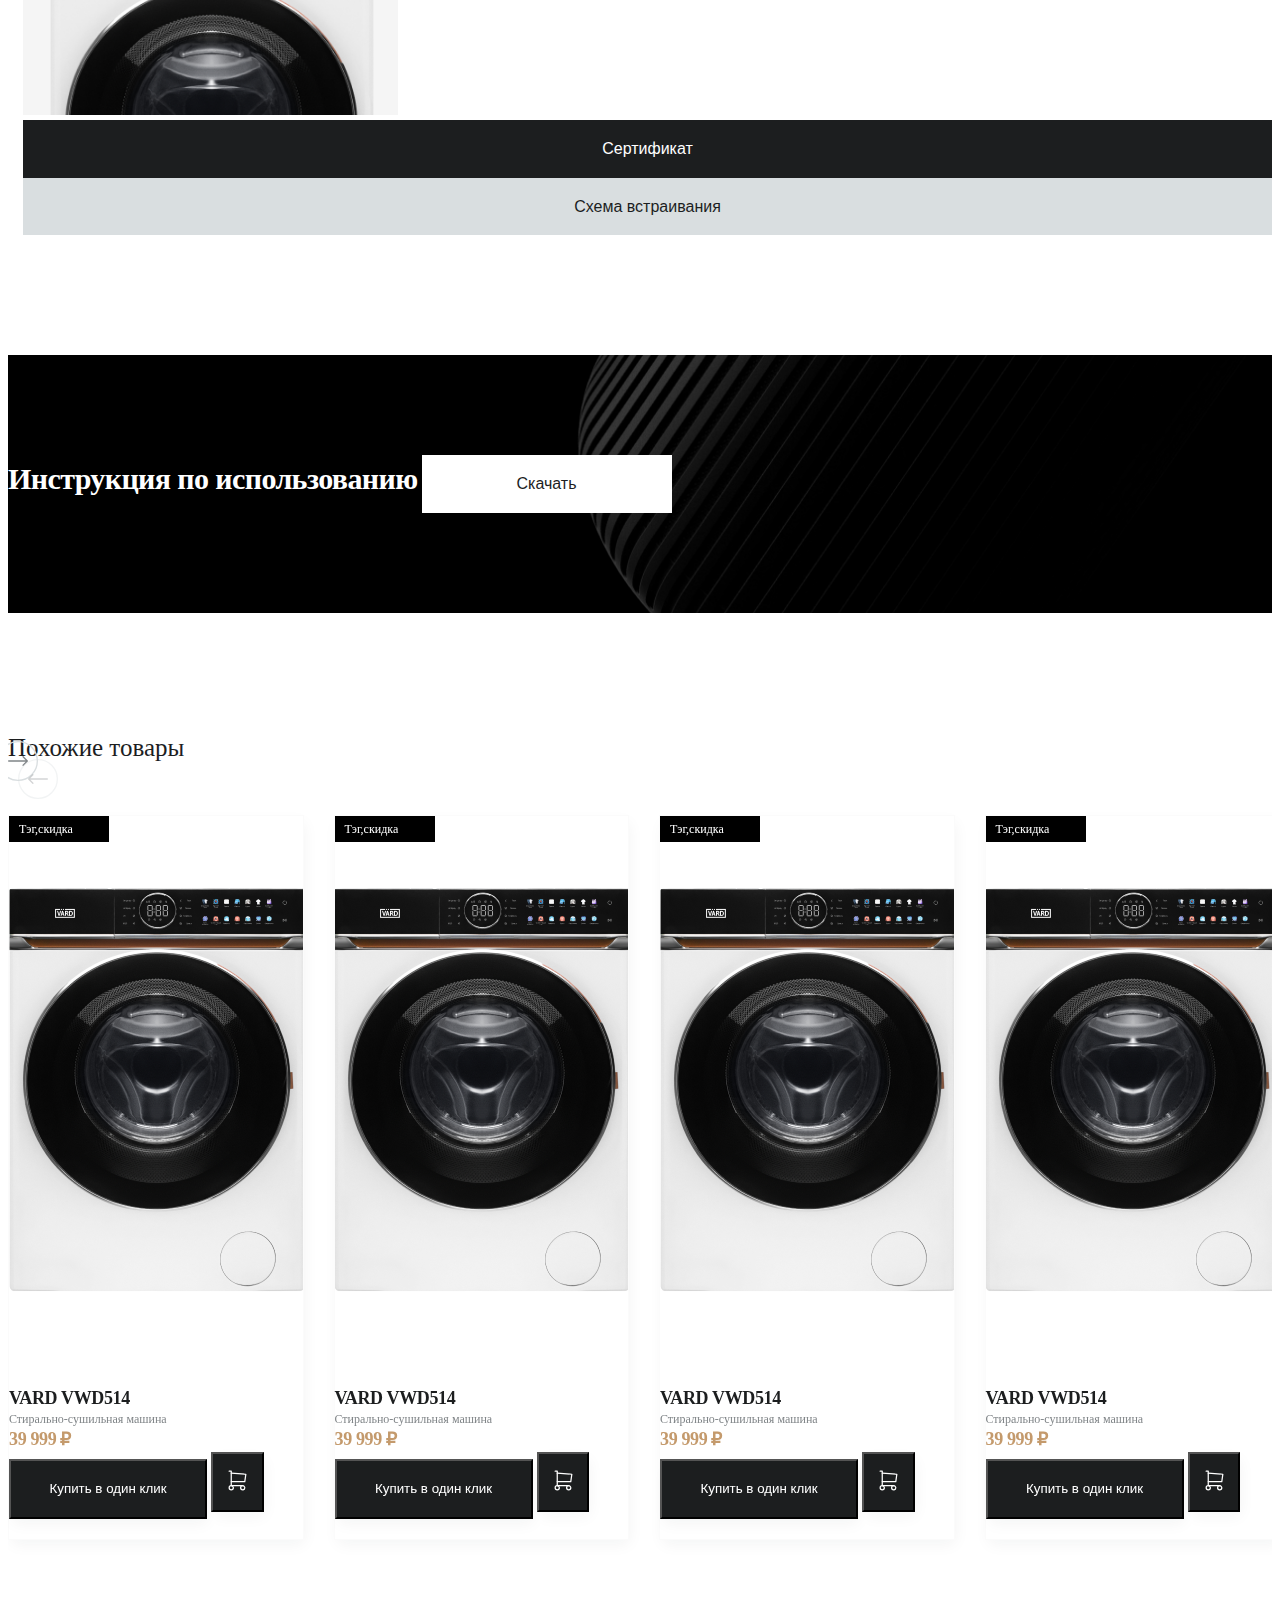
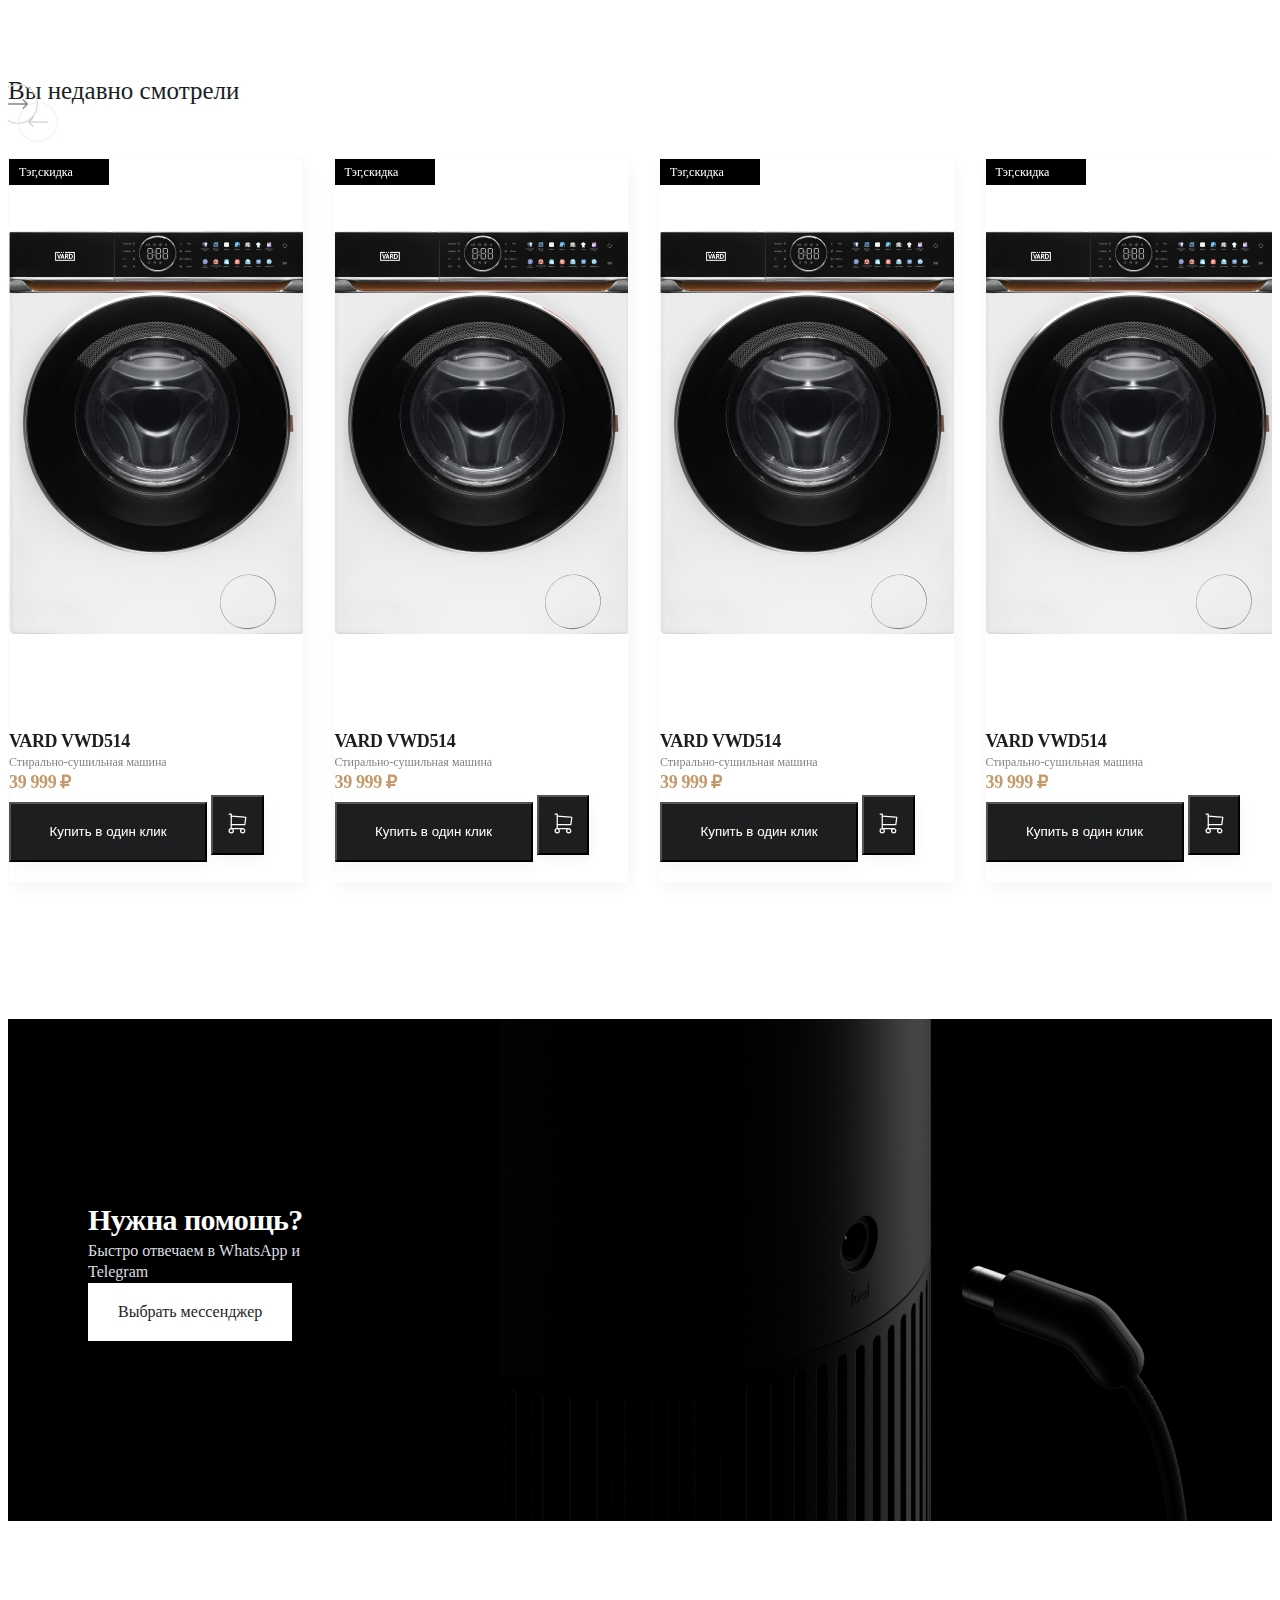
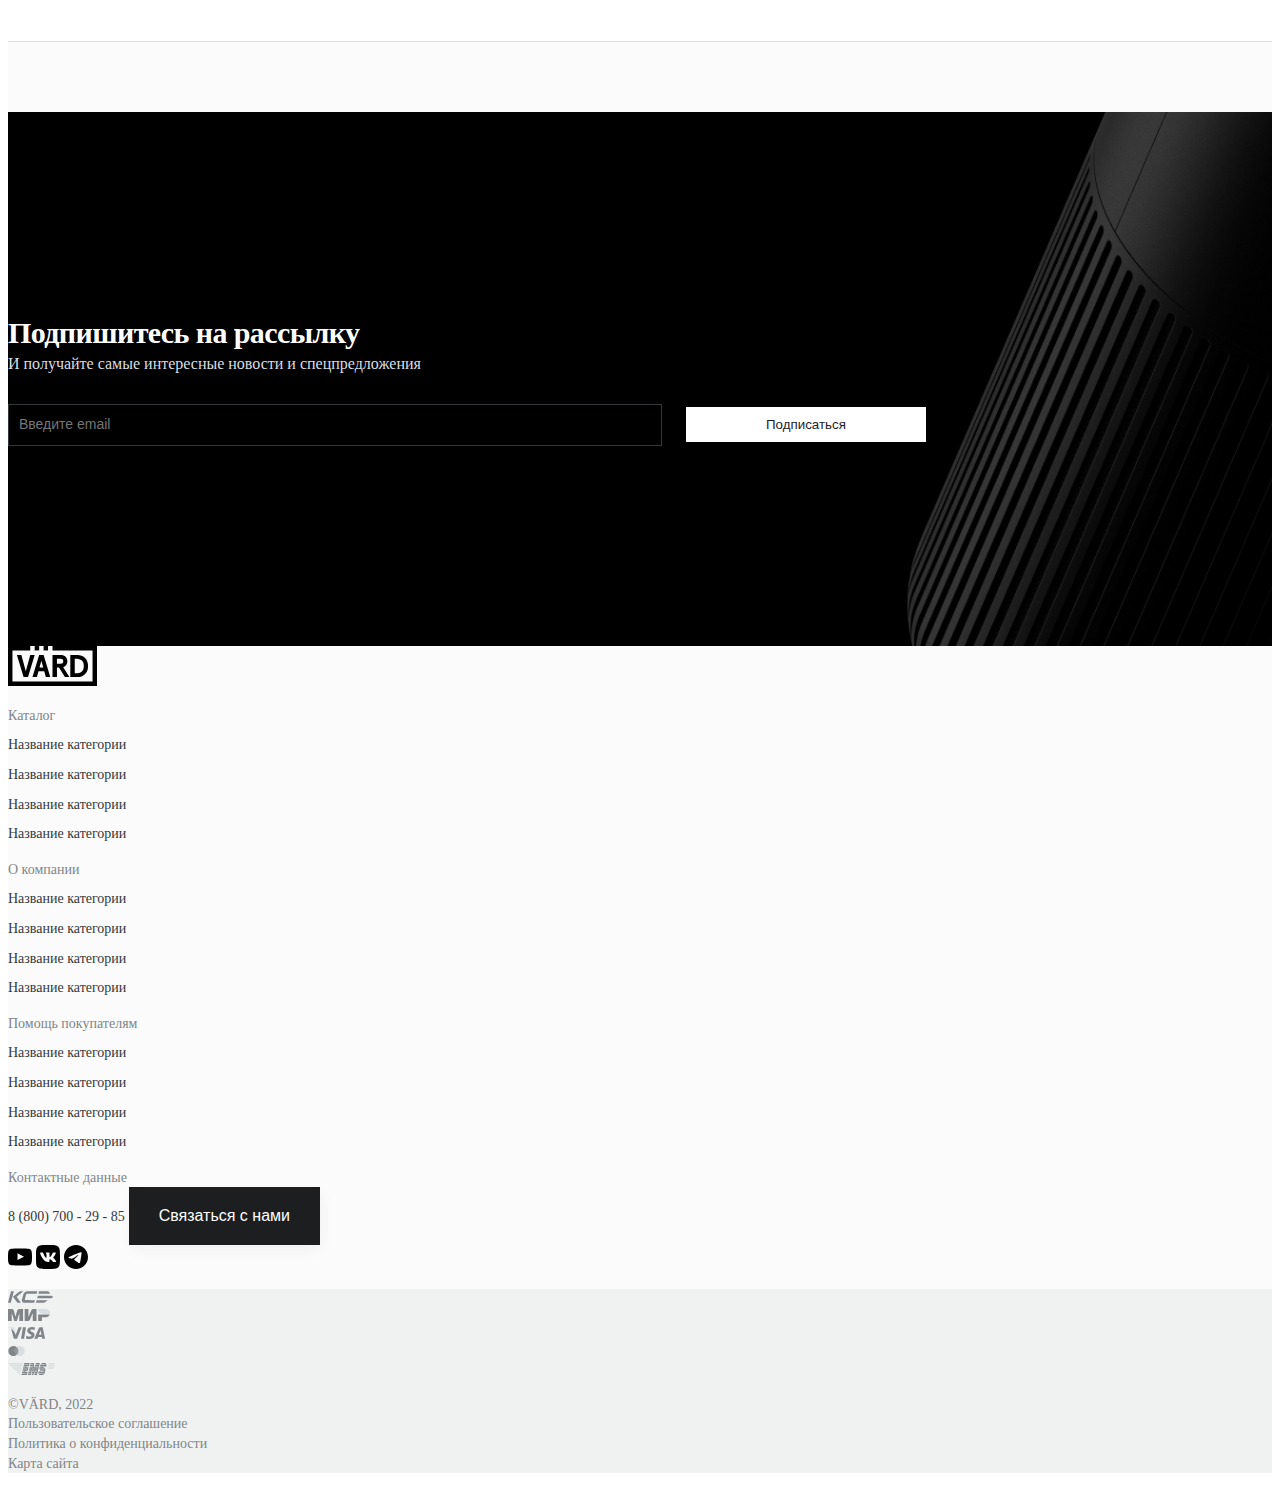
<file: tovarCart.html>
<!DOCTYPE html>
<html lang="en">

<head>
    <meta charset="UTF-8">
    <meta http-equiv="X-UA-Compatible" content="IE=edge">
    <meta name="viewport" content="width=device-width, initial-scale=1.0">
    <title>Cart</title>
    <link href="https://cdn.jsdelivr.net/npm/bootstrap@5.0.2/dist/css/bootstrap.min.css" rel="stylesheet"
        integrity="sha384-EVSTQN3/azprG1Anm3QDgpJLIm9Nao0Yz1ztcQTwFspd3yD65VohhpuuCOmLASjC" crossorigin="anonymous">
    <link rel="stylesheet" href="https://cdn.jsdelivr.net/npm/swiper@9/swiper-bundle.min.css" />
    <link href="https://fonts.cdnfonts.com/css/manrope" rel="stylesheet">
    <link rel="stylesheet" href="./assets/styles/styles.css">

</head>

<body>
    <section class="container">
        <ul class="breadcrumbs d-flex py-4">
            <li>Главная</li>
        </ul>
        <div class="d-flex flex-lg-row flex-column-reverse">
            <ul class="col-lg-6 col-12 tovar-cart-info-top">
                <li class="tovar-cart-black-title">
                    <p>Стирально-сушильная машина VARD VWD514</p>
                </li>
                <li class="py-3">
                    <p class="tovar-cart-black-text">
                        Стирально-сушильная машина с эксклюзивной отделкой из эко-кожи объединяет в себе премиальный
                        дизайн и технологии
                        для заботы о ваших вещах и вашем интерьере.
                    </p>
                </li>
                <li class="d-flex py-3">
                    <p class="text-gray"><img class="tovarLineGray" src="./assets/images/tovarLineGray.svg"
                            alt="tovarLineGray">В наличии
                    </p>
                    <p class="text-gray px-3"><img class="tovarLineGray" src="./assets/images/tovarLineGray.svg"
                            alt="tovarLineGray">Гарантия 3 года
                    </p>
                </li>
                <li class="py-3">
                    <span class="text-gray">От</span><span class="tovar-cart-price px-3">99 990 ₽</span>
                </li>
                <li class="py-3 d-flex justify-content-lg-start justify-content-between buttonBlack_wrapper">
                    <button class="buttonBlack button_secondary">Купить в один клик</button>
                    <button class="buttonBlack button_secondary">Добавить в корзину <img
                            src="./assets/images/cartMiniature.svg" alt="cartMiniature"></button>
                </li>
            </ul>
            <div class="col-lg-6 col-12 ">
                <img width="100%" src="./assets/images/popular1.png" alt="popular1">
            </div>
        </div>
    </section>
    <section class="tovar-cart-gray-wrapper">
        <div class="d-flex container justify-content-between align-items-center py-1 d-lg-flex d-none">
            <span class="tovar-cart-gray-wrapper-title">VARD DP1004</span>
            <ul class="d-flex tovar-cart-gray-wrapper-link m-0">
                <a href="#Обзор">
                    <li>Обзор</li>
                </a>
                <a href="#Характеристики">
                    <li>Характеристики</li>
                </a>
                <a href="#Инструкция">
                    <li>Инструкция</li>
                </a>
                <a href="#">
                    <li><button class="tovar-cart-gray-wrapper-link-button button_secondary">Купить</button></li>
                </a>
            </ul>
        </div>
        <div class="d-lg-none d-flex container">
            <div class="swiper swiper-NavigationCart ">
                <ul class=" swiper-wrapper d-flex tovar-cart-gray-wrapper-link border-0 m-0">
                    <a class="swiper-slide justify-content-center" href="#Обзор">
                        <li>Обзор</li>
                    </a>
                    <a class="swiper-slide justify-content-center" href="#Характеристики">
                        <li>Характеристики</li>
                    </a>
                    <a class="swiper-slide justify-content-center" href="#Инструкция">
                        <li>Инструкция</li>
                    </a>
                </ul>
                <div class="swiper-button-next NavigationCart-next"><svg width="7" height="11" viewBox="0 0 7 11"
                        fill="none" xmlns="http://www.w3.org/2000/svg">
                        <path d="M1 10.5L5.29289 6.20711C5.68342 5.81658 5.68342 5.18342 5.29289 4.79289L1 0.5"
                            stroke="#33383A" stroke-linecap="round" stroke-linejoin="round" />
                    </svg>
                </div>
                <div class="swiper-button-prev NavigationCart-prev"><svg width="7" height="11" viewBox="0 0 7 11"
                        fill="none" xmlns="http://www.w3.org/2000/svg">
                        <path d="M1 10.5L5.29289 6.20711C5.68342 5.81658 5.68342 5.18342 5.29289 4.79289L1 0.5"
                            stroke="#33383A" stroke-linecap="round" stroke-linejoin="round" />
                    </svg>
                </div>
            </div>
            <a href="#">
                <li><button class="tovar-cart-gray-wrapper-link-button">Купить</button></li>
            </a>
        </div>

    </section>
    <section class="tovar-cart-gray-wrapper-two" id="Обзор">
        <div class="tovar-cart-gray-two-grid container d-lg-grid d-none">
            <div class="tovar-cart-gray-two-grid-1" data-bs-toggle="modal" data-bs-target="#grid-1"><img width="100%"
                    src="./assets/images/cartGrid-1.png" alt="cartGrid-1"></div>
            <div class="tovar-cart-gray-two-grid-2" data-bs-toggle="modal" data-bs-target="#grid-2"><img width="100%"
                    src="./assets/images/cartGrid-2.png" alt="cartGrid-2"></div>
            <div class="tovar-cart-gray-two-grid-3" data-bs-toggle="modal" data-bs-target="#grid-3"><img width="100%"
                    src="./assets/images/cartGrid-3.png" alt="cartGrid-3"></div>
            <div class="tovar-cart-gray-two-grid-4" data-bs-toggle="modal" data-bs-target="#grid-4"><img width="100%"
                    src="./assets/images/cartGrid-4.png" alt="cartGrid-4"></div>
            <div class="tovar-cart-gray-two-grid-5" data-bs-toggle="modal" data-bs-target="#grid-5"><img width="100%"
                    src="./assets/images/cartGrid-5.png" alt="cartGrid-5"></div>
            <!-- Modal -->
            <div class="modal fade" id="grid-1" tabindex="-1" aria-labelledby="grid-1" aria-hidden="true">
                <div class="modal-dialog">
                    <div class="modal-content">
                        <div class="modal-header">
                            <button type="button" class="btn-close" data-bs-dismiss="modal" aria-label="Close"></button>
                        </div>
                        <div class="modal-body">
                            <img width="100%" src="./assets/images/cartGrid-1.png" alt="cartGrid-1">
                        </div>
                    </div>
                </div>
            </div>
            <div class="modal fade" id="grid-2" tabindex="-1" aria-labelledby="grid-2" aria-hidden="true">
                <div class="modal-dialog">
                    <div class="modal-content">
                        <div class="modal-header">
                            <button type="button" class="btn-close" data-bs-dismiss="modal" aria-label="Close"></button>
                        </div>
                        <div class="modal-body">
                            <img width="100%" src="./assets/images/cartGrid-2.png" alt="cartGrid-2">
                        </div>
                    </div>
                </div>
            </div>
            <div class="modal fade" id="grid-3" tabindex="-1" aria-labelledby="grid-3" aria-hidden="true">
                <div class="modal-dialog">
                    <div class="modal-content">
                        <div class="modal-header">
                            <button type="button" class="btn-close" data-bs-dismiss="modal" aria-label="Close"></button>
                        </div>
                        <div class="modal-body">
                            <img width="100%" src="./assets/images/cartGrid-5.png" alt="cartGrid-3">
                        </div>
                    </div>
                </div>
            </div>
            <div class="modal fade" id="grid-4" tabindex="-1" aria-labelledby="grid-4" aria-hidden="true">
                <div class="modal-dialog">
                    <div class="modal-content">
                        <div class="modal-header">
                            <button type="button" class="btn-close" data-bs-dismiss="modal" aria-label="Close"></button>
                        </div>
                        <div class="modal-body">
                            <img width="100%" src="./assets/images/cartGrid-4.png" alt="cartGrid-4">
                        </div>
                    </div>
                </div>
            </div>
            <div class="modal fade" id="grid-5" tabindex="-1" aria-labelledby="grid-5" aria-hidden="true">
                <div class="modal-dialog">
                    <div class="modal-content">
                        <div class="modal-header">
                            <button type="button" class="btn-close" data-bs-dismiss="modal" aria-label="Close"></button>
                        </div>
                        <div class="modal-body">
                            <img width="100%" src="./assets/images/cartGrid-5.png" alt="cartGrid-1">
                        </div>
                    </div>
                </div>
            </div>
        </div>
        <div class="swiper swiper-cardMiniatur container d-block d-lg-none">
            <div class="container d-flex justify-content-between">
                <p class="titile-black">Обзор</p>
                <div class="d-flex flex-row-reverse navigation-cardMiniatur justify-content-between">
                    <div class="swiper-button-next next-cardMiniatur"><svg width="30" height="30" viewBox="0 0 30 30"
                            fill="none" xmlns="http://www.w3.org/2000/svg">
                            <circle cx="15" cy="15" r="14.5" stroke="#D9DEE0" />
                            <path
                                d="M8 14.5C7.72386 14.5 7.5 14.7239 7.5 15C7.5 15.2761 7.72386 15.5 8 15.5V14.5ZM22.3536 15.3536C22.5488 15.1583 22.5488 14.8417 22.3536 14.6464L19.1716 11.4645C18.9763 11.2692 18.6597 11.2692 18.4645 11.4645C18.2692 11.6597 18.2692 11.9763 18.4645 12.1716L21.2929 15L18.4645 17.8284C18.2692 18.0237 18.2692 18.3403 18.4645 18.5355C18.6597 18.7308 18.9763 18.7308 19.1716 18.5355L22.3536 15.3536ZM8 15.5H22V14.5H8V15.5Z"
                                fill="#808588" />
                        </svg>
                    </div>
                    <div class="swiper-button-prev prev-cardMiniatur"><svg width="30" height="30" viewBox="0 0 30 30"
                            fill="none" xmlns="http://www.w3.org/2000/svg">
                            <circle cx="15" cy="15" r="14.5" stroke="#D9DEE0" />
                            <path
                                d="M8 14.5C7.72386 14.5 7.5 14.7239 7.5 15C7.5 15.2761 7.72386 15.5 8 15.5V14.5ZM22.3536 15.3536C22.5488 15.1583 22.5488 14.8417 22.3536 14.6464L19.1716 11.4645C18.9763 11.2692 18.6597 11.2692 18.4645 11.4645C18.2692 11.6597 18.2692 11.9763 18.4645 12.1716L21.2929 15L18.4645 17.8284C18.2692 18.0237 18.2692 18.3403 18.4645 18.5355C18.6597 18.7308 18.9763 18.7308 19.1716 18.5355L22.3536 15.3536ZM8 15.5H22V14.5H8V15.5Z"
                                fill="#808588" />
                        </svg>
                    </div>
                </div>
            </div>
            <ul class="swiper-wrapper  wrapperOmzor ">
                <li class="swiper-slide cardMiniatur-card">
                    <img width="100%" src="./assets/images/cartGrid-1.png" alt="cartGrid-1">
                </li>
                <li class="swiper-slide cardMiniatur-card">
                    <img width="100%" src="./assets/images/cartGrid-2.png" alt="cartGrid-1">
                </li>
                <li class="swiper-slide cardMiniatur-card">
                    <img width="100%" src="./assets/images/cartGrid-3.png" alt="cartGrid-1">
                </li>
                <li class="swiper-slide cardMiniatur-card">
                    <img width="100%" src="./assets/images/cartGrid-4.png" alt="cartGrid-1">
                </li>
                <li class="swiper-slide cardMiniatur-card">
                    <img width="100%" src="./assets/images/cartGrid-5.png" alt="cartGrid-1">
                </li>
            </ul>
        </div>
    </section>
    <section class="cart-bg-and-text">
        <ul class="cart-bg-and-text-content">
            <li class="cart-bg-and-text-content-1 ">
                <div class="container bottomPadding topPadding">
                    <div class="container d-lg-none d-block cart-bg-and-text-content-1-1"></div>
                    <div class="cart-bg-and-text-content-wrapper">
                        <p class="cart-bg-and-text-content-title ">Ваш профессиональный бариста</p>
                        <p class="cart-bg-and-text-content-text pt-3">Перед вами самая оснащенная кофейная станция в
                            коллекции
                            Vard.
                            Она практически полностью автоматизирует процесс приготовления:
                            от дозировки и трамбовки свежемолотых зерен до приготовления пышной молочной пены и
                            последующей
                            очистки капучинатора.
                            На сенсорном дисплее можно одним касанием выбрать напиток
                            и отрегулировать настройки.</p>
                    </div>
                </div>
            </li>
            <li class="cart-bg-and-text-content-2 ">
                <div class=" container d-lg-none d-block cart-bg-and-text-content-1-2"></div>
                <div class="container bottomPadding topPadding ">
                    <div class="cart-bg-and-text-content-wrapper cart-bg-and-text-content-wrapper-right">
                        <p class="cart-bg-and-text-content-title">3 нагревательных элемента</p>
                        <p class="cart-bg-and-text-content-text pt-3">В модели C807 установлены сразу 2 бойлера, что
                            позволяет одновременно готовить эспрессо или американо и взбивать нежную
                            пену. Также кофейная станция оснащена нагревательным элементом в заварочном блоке. Цифровой
                            контроль температуры
                            гарантирует оптимальный уровень нагрева с точностью до градуса для полного раскрытия вкуса и
                            аромата кофе.</p>
                    </div>
                </div>
            </li>
            <li class="cart-bg-and-text-content-3 ">
                <div class="container bottomPadding topPadding">
                    <div class="cart-bg-and-text-content-wrapper ">
                        <p class="cart-bg-and-text-content-title  w-75">Автоматическая дозировка и трамбовка</p>
                        <p class="cart-bg-and-text-content-text pt-3">Жерновая кофемолка с 45 степенями помола позволяет
                            добиться безупречной экстракции эспрессо. Модель C807 впервые среди
                            моделей Vard автоматически дозирует 22 грамма свежемолотых зерен, что соответствует золотому
                            стандарту эспрессо, и
                            моментально трамбует кофе для сохранения богатого вкуса и аромата.</p>
                    </div>
                </div>
                <div class="container d-lg-none d-block cart-bg-and-text-content-1-3"></div>
            </li>
        </ul>
    </section>
    <section class="container d-flex flex-lg-row flex-column tovar-cart-info">
        <div class="col-lg-8 col-12 topPadding bottomPadding" id="Характеристики">
            <p class="tovar-cart-info-title">Характеристики</p>
            <p class="tovar-cart-info-subtitle">Варочная панель Vard GME263LX</p>
            <ul class="pb-3">
                <li class="border-bottom-gray py-3 d-flex align-items-center">
                    <div class="text-gray col-4">Объем духовки</div>
                    <div class="px-4">43 литра</div>
                </li>
                <li class="border-bottom-gray py-3 d-flex align-items-center">
                    <div class="text-gray col-4">Материал панели управления</div>
                    <div class="px-4">Стекло</div>
                </li>
                <li class="border-bottom-gray py-3 d-flex align-items-center">
                    <div class="text-gray col-4">Тип управления</div>
                    <div class="px-4">Cенсорное управление с утапливаемыми регуляторами</div>
                </li>
                <li class="border-bottom-gray py-3 d-flex align-items-center">
                    <div class="text-gray col-4">Страна происхождения</div>
                    <div class="px-4">Турция</div>
                </li>
                <li class="border-bottom-gray py-3 d-flex align-items-center">
                    <div class="text-gray col-4">Бенефит 1</div>
                    <div class="px-4">Режим 3D горячий воздух</div>
                </li>
            </ul>
            <a class="dropdown-toggle justify-content-between rotate" id="rotate" onclick="myFunction()"
                data-bs-toggle="collapse" href="#collapseExample" role="button" aria-expanded="false"
                aria-controls="collapseExample">
                Больше характеристик <span><svg width="7" height="11" viewBox="0 0 7 11" fill="none"
                        xmlns="http://www.w3.org/2000/svg">
                        <path d="M1 10.5L5.29289 6.20711C5.68342 5.81658 5.68342 5.18342 5.29289 4.79289L1 0.5"
                            stroke="#33383A" stroke-linecap="round" stroke-linejoin="round" />
                    </svg></span>
            </a>
            <div class="collapse" id="collapseExample">
                <ul class="pt-3">
                    <li class="border-bottom-gray py-3 d-flex align-items-center">
                        <div class="text-gray col-4">Объем духовки</div>
                        <div class="px-4">43 литра</div>
                    </li>
                    <li class="border-bottom-gray py-3 d-flex align-items-center">
                        <div class="text-gray col-4">Материал панели управления</div>
                        <div class="px-4">Стекло</div>
                    </li>
                    <li class="border-bottom-gray py-3 d-flex align-items-center">
                        <div class="text-gray col-4">Тип управления</div>
                        <div class="px-4">Cенсорное управление с утапливаемыми регуляторами</div>
                    </li>
                    <li class="border-bottom-gray py-3 d-flex align-items-center">
                        <div class="text-gray col-4">Страна происхождения</div>
                        <div class="px-4">Турция</div>
                    </li>
                    <li class="border-bottom-gray py-3 d-flex align-items-center">
                        <div class="text-gray col-4">Бенефит 1</div>
                        <div class="px-4">Режим 3D горячий воздух</div>
                    </li>
                </ul>
            </div>
        </div>
        <div class="col-lg-4 col-12 d-flex flex-column tovar-cart-imgButton topPadding bottomPadding">
            <img src="./assets/images/tovarCart.png" alt="">
            <div class="d-flex flex-column">
                <button class="tovar-cart-button mt-3 button_secondary">Cертификат</button>
                <button class="tovar-cart-button mt-2 button_gray-hover">Схема встраивания</button>
            </div>
        </div>
    </section>
    <section class="instructions-for-use " id="Инструкция">
        <div class="container instructions-for-use-wrapper d-flex flex-lg-row flex-column justify-content-between">
            <span class="instructions-for-use-text ">Инструкция по использованию</span>
            <button class="instructions-for-use-button button_primary">Скачать</button>
        </div>
    </section>
    <section class="tovar-cart-mini-slider">
        <div class="swiper swiper-cardMiniatur bottomPadding container">
            <div class="container d-flex justify-content-between pb-3">
                <p class="titile-black">Похожие товары</p>
                <div class="d-flex flex-row-reverse navigation-cardMiniatur justify-content-between">
                    <div class="swiper-button-next next-cardMiniatur"><svg width="30" height="30" viewBox="0 0 30 30"
                            fill="none" xmlns="http://www.w3.org/2000/svg">
                            <circle cx="15" cy="15" r="14.5" stroke="#D9DEE0" />
                            <path
                                d="M8 14.5C7.72386 14.5 7.5 14.7239 7.5 15C7.5 15.2761 7.72386 15.5 8 15.5V14.5ZM22.3536 15.3536C22.5488 15.1583 22.5488 14.8417 22.3536 14.6464L19.1716 11.4645C18.9763 11.2692 18.6597 11.2692 18.4645 11.4645C18.2692 11.6597 18.2692 11.9763 18.4645 12.1716L21.2929 15L18.4645 17.8284C18.2692 18.0237 18.2692 18.3403 18.4645 18.5355C18.6597 18.7308 18.9763 18.7308 19.1716 18.5355L22.3536 15.3536ZM8 15.5H22V14.5H8V15.5Z"
                                fill="#808588" />
                        </svg>
                    </div>
                    <div class="swiper-button-prev prev-cardMiniatur"><svg width="30" height="30" viewBox="0 0 30 30"
                            fill="none" xmlns="http://www.w3.org/2000/svg">
                            <circle cx="15" cy="15" r="14.5" stroke="#D9DEE0" />
                            <path
                                d="M8 14.5C7.72386 14.5 7.5 14.7239 7.5 15C7.5 15.2761 7.72386 15.5 8 15.5V14.5ZM22.3536 15.3536C22.5488 15.1583 22.5488 14.8417 22.3536 14.6464L19.1716 11.4645C18.9763 11.2692 18.6597 11.2692 18.4645 11.4645C18.2692 11.6597 18.2692 11.9763 18.4645 12.1716L21.2929 15L18.4645 17.8284C18.2692 18.0237 18.2692 18.3403 18.4645 18.5355C18.6597 18.7308 18.9763 18.7308 19.1716 18.5355L22.3536 15.3536ZM8 15.5H22V14.5H8V15.5Z"
                                fill="#808588" />
                        </svg>
                    </div>
                </div>
            </div>
            <ul class="swiper-wrapper">
                <li class="swiper-slide cardMiniatur-card">
                    <div class="cardMiniatur-card-header cardMiniatur-card-mini  ">
                        <div class="cardMiniatur-card-header-teg d-flex position-relative">
                            <span>Тэг</span>,<span>скидка</span>
                        </div>
                        <img width="100%" src="./assets/images/popular1.png" alt="popular1">
                    </div>
                    <div class="w-90 m-auto pt-3">
                        <div class="cardMiniatur-card-content">
                            <p class="cardMiniatur-card-conent-model">VARD VWD514</p>
                            <p class="cardMiniatur-card-conent-name">Стирально-сушильная машина</p>
                        </div>
                        <div class="cardMiniatur-card-footer d-flex flex-column">
                            <p class="cardMiniatur-card-price">39 999 ₽</p>
                            <div class="d-flex justify-content-between ">
                                <button class="border-0 cardMiniatur-card-button button_secondary">Купить в один
                                    клик</button>
                                <button class="border-0 cardMiniatur-card-button button_secondary"><img
                                        src="./assets/images/cartMiniature.svg" alt="cartMiniature"></button>
                            </div>
                        </div>
                    </div>
                </li>
                <li class="swiper-slide cardMiniatur-card">
                    <div class="cardMiniatur-card-header cardMiniatur-card-mini  ">
                        <div class="cardMiniatur-card-header-teg d-flex position-relative">
                            <span>Тэг</span>,<span>скидка</span>
                        </div>
                        <img width="100%" src="./assets/images/popular1.png" alt="popular1">
                    </div>
                    <div class="w-90 m-auto pt-3">
                        <div class="cardMiniatur-card-content">
                            <p class="cardMiniatur-card-conent-model">VARD VWD514</p>
                            <p class="cardMiniatur-card-conent-name">Стирально-сушильная машина</p>
                        </div>
                        <div class="cardMiniatur-card-footer d-flex flex-column">
                            <p class="cardMiniatur-card-price">39 999 ₽</p>
                            <div class="d-flex justify-content-between ">
                                <button class="border-0 cardMiniatur-card-button button_secondary">Купить в один
                                    клик</button>
                                <button class="border-0 cardMiniatur-card-button button_secondary"><img
                                        src="./assets/images/cartMiniature.svg" alt="cartMiniature"></button>
                            </div>
                        </div>
                    </div>
                </li>
                <li class="swiper-slide cardMiniatur-card">
                    <div class="cardMiniatur-card-header cardMiniatur-card-mini  ">
                        <div class="cardMiniatur-card-header-teg d-flex position-relative">
                            <span>Тэг</span>,<span>скидка</span>
                        </div>
                        <img width="100%" src="./assets/images/popular1.png" alt="popular1">
                    </div>
                    <div class="w-90 m-auto pt-3">
                        <div class="cardMiniatur-card-content">
                            <p class="cardMiniatur-card-conent-model">VARD VWD514</p>
                            <p class="cardMiniatur-card-conent-name">Стирально-сушильная машина</p>
                        </div>
                        <div class="cardMiniatur-card-footer d-flex flex-column">
                            <p class="cardMiniatur-card-price">39 999 ₽</p>
                            <div class="d-flex justify-content-between ">
                                <button class="border-0 cardMiniatur-card-button button_secondary">Купить в один
                                    клик</button>
                                <button class="border-0 cardMiniatur-card-button button_secondary"><img
                                        src="./assets/images/cartMiniature.svg" alt="cartMiniature"></button>
                            </div>
                        </div>
                    </div>
                </li>
                <li class="swiper-slide cardMiniatur-card">
                    <div class="cardMiniatur-card-header cardMiniatur-card-mini  ">
                        <div class="cardMiniatur-card-header-teg d-flex position-relative">
                            <span>Тэг</span>,<span>скидка</span>
                        </div>
                        <img width="100%" src="./assets/images/popular1.png" alt="popular1">
                    </div>
                    <div class="w-90 m-auto pt-3">
                        <div class="cardMiniatur-card-content">
                            <p class="cardMiniatur-card-conent-model">VARD VWD514</p>
                            <p class="cardMiniatur-card-conent-name">Стирально-сушильная машина</p>
                        </div>
                        <div class="cardMiniatur-card-footer d-flex flex-column">
                            <p class="cardMiniatur-card-price">39 999 ₽</p>
                            <div class="d-flex justify-content-between ">
                                <button class="border-0 cardMiniatur-card-button button_secondary">Купить в один
                                    клик</button>
                                <button class="border-0 cardMiniatur-card-button button_secondary"><img
                                        src="./assets/images/cartMiniature.svg" alt="cartMiniature"></button>
                            </div>
                        </div>
                    </div>
                </li>
                <li class="swiper-slide cardMiniatur-card">
                    <div class="cardMiniatur-card-header cardMiniatur-card-mini  ">
                        <div class="cardMiniatur-card-header-teg d-flex position-relative">
                            <span>Тэг</span>,<span>скидка</span>
                        </div>
                        <img width="100%" src="./assets/images/popular1.png" alt="popular1">
                    </div>
                    <div class="w-90 m-auto pt-3">
                        <div class="cardMiniatur-card-content">
                            <p class="cardMiniatur-card-conent-model">VARD VWD514</p>
                            <p class="cardMiniatur-card-conent-name">Стирально-сушильная машина</p>
                        </div>
                        <div class="cardMiniatur-card-footer d-flex flex-column">
                            <p class="cardMiniatur-card-price">39 999 ₽</p>
                            <div class="d-flex justify-content-between ">
                                <button class="border-0 cardMiniatur-card-button button_secondary">Купить в один
                                    клик</button>
                                <button class="border-0 cardMiniatur-card-button button_secondary"><img
                                        src="./assets/images/cartMiniature.svg" alt="cartMiniature"></button>
                            </div>
                        </div>
                    </div>
                </li>
                <li class="swiper-slide cardMiniatur-card">
                    <div class="cardMiniatur-card-header cardMiniatur-card-mini  ">
                        <div class="cardMiniatur-card-header-teg d-flex position-relative">
                            <span>Тэг</span>,<span>скидка</span>
                        </div>
                        <img width="100%" src="./assets/images/popular1.png" alt="popular1">
                    </div>
                    <div class="w-90 m-auto pt-3">
                        <div class="cardMiniatur-card-content">
                            <p class="cardMiniatur-card-conent-model">VARD VWD514</p>
                            <p class="cardMiniatur-card-conent-name">Стирально-сушильная машина</p>
                        </div>
                        <div class="cardMiniatur-card-footer d-flex flex-column">
                            <p class="cardMiniatur-card-price">39 999 ₽</p>
                            <div class="d-flex justify-content-between ">
                                <button class="border-0 cardMiniatur-card-button button_secondary">Купить в один
                                    клик</button>
                                <button class="border-0 cardMiniatur-card-button button_secondary"><img
                                        src="./assets/images/cartMiniature.svg" alt="cartMiniature"></button>
                            </div>
                        </div>
                    </div>
                </li>
            </ul>
        </div>
        <div class="swiper swiper-cardMiniatur container">
            <div class="container d-flex justify-content-between pb-3">
                <p class="titile-black">Вы недавно смотрели</p>
                <div class="d-flex flex-row-reverse navigation-cardMiniatur justify-content-between">
                    <div class="swiper-button-next next-cardMiniatur"><svg width="30" height="30" viewBox="0 0 30 30"
                            fill="none" xmlns="http://www.w3.org/2000/svg">
                            <circle cx="15" cy="15" r="14.5" stroke="#D9DEE0" />
                            <path
                                d="M8 14.5C7.72386 14.5 7.5 14.7239 7.5 15C7.5 15.2761 7.72386 15.5 8 15.5V14.5ZM22.3536 15.3536C22.5488 15.1583 22.5488 14.8417 22.3536 14.6464L19.1716 11.4645C18.9763 11.2692 18.6597 11.2692 18.4645 11.4645C18.2692 11.6597 18.2692 11.9763 18.4645 12.1716L21.2929 15L18.4645 17.8284C18.2692 18.0237 18.2692 18.3403 18.4645 18.5355C18.6597 18.7308 18.9763 18.7308 19.1716 18.5355L22.3536 15.3536ZM8 15.5H22V14.5H8V15.5Z"
                                fill="#808588" />
                        </svg>
                    </div>
                    <div class="swiper-button-prev prev-cardMiniatur"><svg width="30" height="30" viewBox="0 0 30 30"
                            fill="none" xmlns="http://www.w3.org/2000/svg">
                            <circle cx="15" cy="15" r="14.5" stroke="#D9DEE0" />
                            <path
                                d="M8 14.5C7.72386 14.5 7.5 14.7239 7.5 15C7.5 15.2761 7.72386 15.5 8 15.5V14.5ZM22.3536 15.3536C22.5488 15.1583 22.5488 14.8417 22.3536 14.6464L19.1716 11.4645C18.9763 11.2692 18.6597 11.2692 18.4645 11.4645C18.2692 11.6597 18.2692 11.9763 18.4645 12.1716L21.2929 15L18.4645 17.8284C18.2692 18.0237 18.2692 18.3403 18.4645 18.5355C18.6597 18.7308 18.9763 18.7308 19.1716 18.5355L22.3536 15.3536ZM8 15.5H22V14.5H8V15.5Z"
                                fill="#808588" />
                        </svg>
                    </div>
                </div>
            </div>
            <ul class="swiper-wrapper">
                <li class="swiper-slide cardMiniatur-card">
                    <div class="cardMiniatur-card-header cardMiniatur-card-mini  ">
                        <div class="cardMiniatur-card-header-teg d-flex position-relative">
                            <span>Тэг</span>,<span>скидка</span>
                        </div>
                        <img width="100%" src="./assets/images/popular1.png" alt="popular1">
                    </div>
                    <div class="w-90 m-auto pt-3">
                        <div class="cardMiniatur-card-content">
                            <p class="cardMiniatur-card-conent-model">VARD VWD514</p>
                            <p class="cardMiniatur-card-conent-name">Стирально-сушильная машина</p>
                        </div>
                        <div class="cardMiniatur-card-footer d-flex flex-column">
                            <p class="cardMiniatur-card-price">39 999 ₽</p>
                            <div class="d-flex justify-content-between ">
                                <button class="border-0 cardMiniatur-card-button button_secondary">Купить в один
                                    клик</button>
                                <button class="border-0 cardMiniatur-card-button button_secondary"><img
                                        src="./assets/images/cartMiniature.svg" alt="cartMiniature"></button>
                            </div>
                        </div>
                    </div>
                </li>
                <li class="swiper-slide cardMiniatur-card">
                    <div class="cardMiniatur-card-header cardMiniatur-card-mini  ">
                        <div class="cardMiniatur-card-header-teg d-flex position-relative">
                            <span>Тэг</span>,<span>скидка</span>
                        </div>
                        <img width="100%" src="./assets/images/popular1.png" alt="popular1">
                    </div>
                    <div class="w-90 m-auto pt-3">
                        <div class="cardMiniatur-card-content">
                            <p class="cardMiniatur-card-conent-model">VARD VWD514</p>
                            <p class="cardMiniatur-card-conent-name">Стирально-сушильная машина</p>
                        </div>
                        <div class="cardMiniatur-card-footer d-flex flex-column">
                            <p class="cardMiniatur-card-price">39 999 ₽</p>
                            <div class="d-flex justify-content-between ">
                                <button class="border-0 cardMiniatur-card-button button_secondary">Купить в один
                                    клик</button>
                                <button class="border-0 cardMiniatur-card-button button_secondary"><img
                                        src="./assets/images/cartMiniature.svg" alt="cartMiniature"></button>
                            </div>
                        </div>
                    </div>
                </li>
                <li class="swiper-slide cardMiniatur-card">
                    <div class="cardMiniatur-card-header cardMiniatur-card-mini  ">
                        <div class="cardMiniatur-card-header-teg d-flex position-relative">
                            <span>Тэг</span>,<span>скидка</span>
                        </div>
                        <img width="100%" src="./assets/images/popular1.png" alt="popular1">
                    </div>
                    <div class="w-90 m-auto pt-3">
                        <div class="cardMiniatur-card-content">
                            <p class="cardMiniatur-card-conent-model">VARD VWD514</p>
                            <p class="cardMiniatur-card-conent-name">Стирально-сушильная машина</p>
                        </div>
                        <div class="cardMiniatur-card-footer d-flex flex-column">
                            <p class="cardMiniatur-card-price">39 999 ₽</p>
                            <div class="d-flex justify-content-between ">
                                <button class="border-0 cardMiniatur-card-button button_secondary">Купить в один
                                    клик</button>
                                <button class="border-0 cardMiniatur-card-button button_secondary"><img
                                        src="./assets/images/cartMiniature.svg" alt="cartMiniature"></button>
                            </div>
                        </div>
                    </div>
                </li>
                <li class="swiper-slide cardMiniatur-card">
                    <div class="cardMiniatur-card-header cardMiniatur-card-mini  ">
                        <div class="cardMiniatur-card-header-teg d-flex position-relative">
                            <span>Тэг</span>,<span>скидка</span>
                        </div>
                        <img width="100%" src="./assets/images/popular1.png" alt="popular1">
                    </div>
                    <div class="w-90 m-auto pt-3">
                        <div class="cardMiniatur-card-content">
                            <p class="cardMiniatur-card-conent-model">VARD VWD514</p>
                            <p class="cardMiniatur-card-conent-name">Стирально-сушильная машина</p>
                        </div>
                        <div class="cardMiniatur-card-footer d-flex flex-column">
                            <p class="cardMiniatur-card-price">39 999 ₽</p>
                            <div class="d-flex justify-content-between ">
                                <button class="border-0 cardMiniatur-card-button button_secondary">Купить в один
                                    клик</button>
                                <button class="border-0 cardMiniatur-card-button button_secondary"><img
                                        src="./assets/images/cartMiniature.svg" alt="cartMiniature"></button>
                            </div>
                        </div>
                    </div>
                </li>
                <li class="swiper-slide cardMiniatur-card">
                    <div class="cardMiniatur-card-header cardMiniatur-card-mini  ">
                        <div class="cardMiniatur-card-header-teg d-flex position-relative">
                            <span>Тэг</span>,<span>скидка</span>
                        </div>
                        <img width="100%" src="./assets/images/popular1.png" alt="popular1">
                    </div>
                    <div class="w-90 m-auto pt-3">
                        <div class="cardMiniatur-card-content">
                            <p class="cardMiniatur-card-conent-model">VARD VWD514</p>
                            <p class="cardMiniatur-card-conent-name">Стирально-сушильная машина</p>
                        </div>
                        <div class="cardMiniatur-card-footer d-flex flex-column">
                            <p class="cardMiniatur-card-price">39 999 ₽</p>
                            <div class="d-flex justify-content-between ">
                                <button class="border-0 cardMiniatur-card-button button_secondary">Купить в один
                                    клик</button>
                                <button class="border-0 cardMiniatur-card-button button_secondary"><img
                                        src="./assets/images/cartMiniature.svg" alt="cartMiniature"></button>
                            </div>
                        </div>
                    </div>
                </li>
                <li class="swiper-slide cardMiniatur-card">
                    <div class="cardMiniatur-card-header cardMiniatur-card-mini  ">
                        <div class="cardMiniatur-card-header-teg d-flex position-relative">
                            <span>Тэг</span>,<span>скидка</span>
                        </div>
                        <img width="100%" src="./assets/images/popular1.png" alt="popular1">
                    </div>
                    <div class="w-90 m-auto pt-3">
                        <div class="cardMiniatur-card-content">
                            <p class="cardMiniatur-card-conent-model">VARD VWD514</p>
                            <p class="cardMiniatur-card-conent-name">Стирально-сушильная машина</p>
                        </div>
                        <div class="cardMiniatur-card-footer d-flex flex-column">
                            <p class="cardMiniatur-card-price">39 999 ₽</p>
                            <div class="d-flex justify-content-between ">
                                <button class="border-0 cardMiniatur-card-button button_secondary">Купить в один
                                    клик</button>
                                <button class="border-0 cardMiniatur-card-button button_secondary"><img
                                        src="./assets/images/cartMiniature.svg" alt="cartMiniature"></button>
                            </div>
                        </div>
                    </div>
                </li>
            </ul>
        </div>
    </section>

    <section class="container home-help-wrapper">
        <div class=" home-help ">
            <p class="home-help-title">Нужна помощь?</p>
            <p class="home-help-subtitle py-2">Быстро отвечаем в WhatsApp
                и Telegram</p>
            <button class="home-help-button button_primary">Выбрать мессенджер</button>
        </div>
    </section>
    <footer class="pt-0 border-0">
        <div class="mailinglist">
            <section class="container mailinglist-wrapper">
                <div class="d-flex flex-column">
                    <div class="d-flex flex-column">
                        <p class="mailinglist-title">Подпишитесь на рассылку</p>
                        <p class="mailinglist-subtitle">И получайте самые интересные новости и спецпредложения</p>
                    </div>
                    <div class="d-flex flex-lg-row flex-column">
                        <input class="mailinglist-input" type="text" placeholder="Введите email">
                        <button class="mailinglist-button button_primary">Подписаться</button>
                    </div>
                </div>
            </section>
        </div>
        <div class="container d-flex justify-content-between flex-lg-row flex-column pt-5">
            <logo>
                <img src="./assets/images/logo-footer.svg" alt="logo-footer">
            </logo>
            <div class="d-flex flex-lg-row flex-column pt-lg-0 pt-3">
                <ul class="d-flex flex-column px-lg-5 px-0 pt-lg-0 pt-3">
                    <p class="text-gray">Каталог</p>
                    <a href="#">
                        <li class="text-footer-list text-gray-hover">Название категории</li>
                    </a>
                    <a href="#">
                        <li class="text-footer-list text-gray-hover">Название категории</li>
                    </a>
                    <a href="#">
                        <li class="text-footer-list text-gray-hover">Название категории</li>
                    </a>
                    <a href="#">
                        <li class="text-footer-list text-gray-hover">Название категории</li>
                    </a>
                </ul>
                <ul class="d-flex flex-column px-lg-5 px-0 pt-lg-0 pt-3">
                    <p class="text-gray">О компании</p>
                    <a href="#">
                        <li class="text-footer-list text-gray-hover">Название категории</li>
                    </a>
                    <a href="#">
                        <li class="text-footer-list text-gray-hover">Название категории</li>
                    </a>
                    <a href="#">
                        <li class="text-footer-list text-gray-hover">Название категории</li>
                    </a>
                    <a href="#">
                        <li class="text-footer-list text-gray-hover">Название категории</li>
                    </a>
                </ul>
                <ul class="d-flex flex-column px-lg-5 px-0 pt-lg-0 pt-3">
                    <p class="text-gray">Помощь покупателям</p>
                    <a href="#">
                        <li class="text-footer-list text-gray-hover">Название категории</li>
                    </a>
                    <a href="#">
                        <li class="text-footer-list text-gray-hover">Название категории</li>
                    </a>
                    <a href="#">
                        <li class="text-footer-list text-gray-hover">Название категории</li>
                    </a>
                    <a href="#">
                        <li class="text-footer-list text-gray-hover">Название категории</li>
                    </a>
                </ul>
            </div>
            <div class="d-flex flex-column pt-lg-0 pt-3">
                <p class="text-gray">Контактные данные</p>
                <a href="#" class="text-footer-list text-gray-hover pb-3">8 (800) 700 - 29 - 85</a>
                <button class="footer-button button_secondary">Связаться с нами</button>
                <div class="d-flex pt-3 footer-icon justify-content-between">
                    <a href=""><img src="./assets/images/YouTube-fill.svg" alt="YouTube-fill"></a>
                    <a href=""><img src="./assets/images/vk-fill.svg" alt="vk-fill"></a>
                    <a href=""><img src="./assets/images/Telegram-fill.svg" alt="Telegram-fill"></a>
                </div>
            </div>
        </div>
        <div class="footer-gray mt-5">
            <div class="container">
                <ul class="d-flex justify-content-center py-4 m-0">
                    <li class="px-lg-3 px-2"><img src="./assets/images/foter-gray1.svg" alt="foter-gray1"></li>
                    <li class="px-lg-3 px-2"><img src="./assets/images/foter-gray2.svg" alt="foter-gray1"></li>
                    <li class="px-lg-3 px-2"><img src="./assets/images/foter-gray3.svg" alt="foter-gray1"></li>
                    <li class="px-lg-3 px-2"><img src="./assets/images/foter-gray4.svg" alt="foter-gray1"></li>
                    <li class="px-lg-3 px-2"><img src="./assets/images/foter-gray5.svg" alt="foter-gray1"></li>
                </ul>
                <ul class="d-flex flex-lg-row flex-column-reverse align-items-center justify-content-center py-4 m-0">
                    <a href="#" class="px-3 text-gray py-2 site-name-footer text-gray-hover">
                        <li>©VÄRD, 2022</li>
                    </a>
                    <a href="#" class="px-3 text-gray py-2 text-gray-hover ">
                        <li>Пользовательское соглашение</li>
                    </a>
                    <a href="#" class="px-3 text-gray py-2 text-gray-hover ">
                        <li>Политика о конфиденциальности</li>
                    </a>
                    <a href="#" class="px-3 text-gray py-2 text-gray-hover  ">
                        <li>Карта сайта</li>
                    </a>
                </ul>
            </div>
        </div>
    </footer>
    <script src=" https://cdn.jsdelivr.net/npm/bootstrap@5.0.2/dist/js/bootstrap.bundle.min.js"
        integrity="sha384-MrcW6ZMFYlzcLA8Nl+NtUVF0sA7MsXsP1UyJoMp4YLEuNSfAP+JcXn/tWtIaxVXM" crossorigin="anonymous">
        </script>
    <script src="https://cdn.jsdelivr.net/npm/swiper@9/swiper-bundle.min.js"></script>
    <script src="./assets/script/swiper.js"></script>
</body>

</html>
</file>
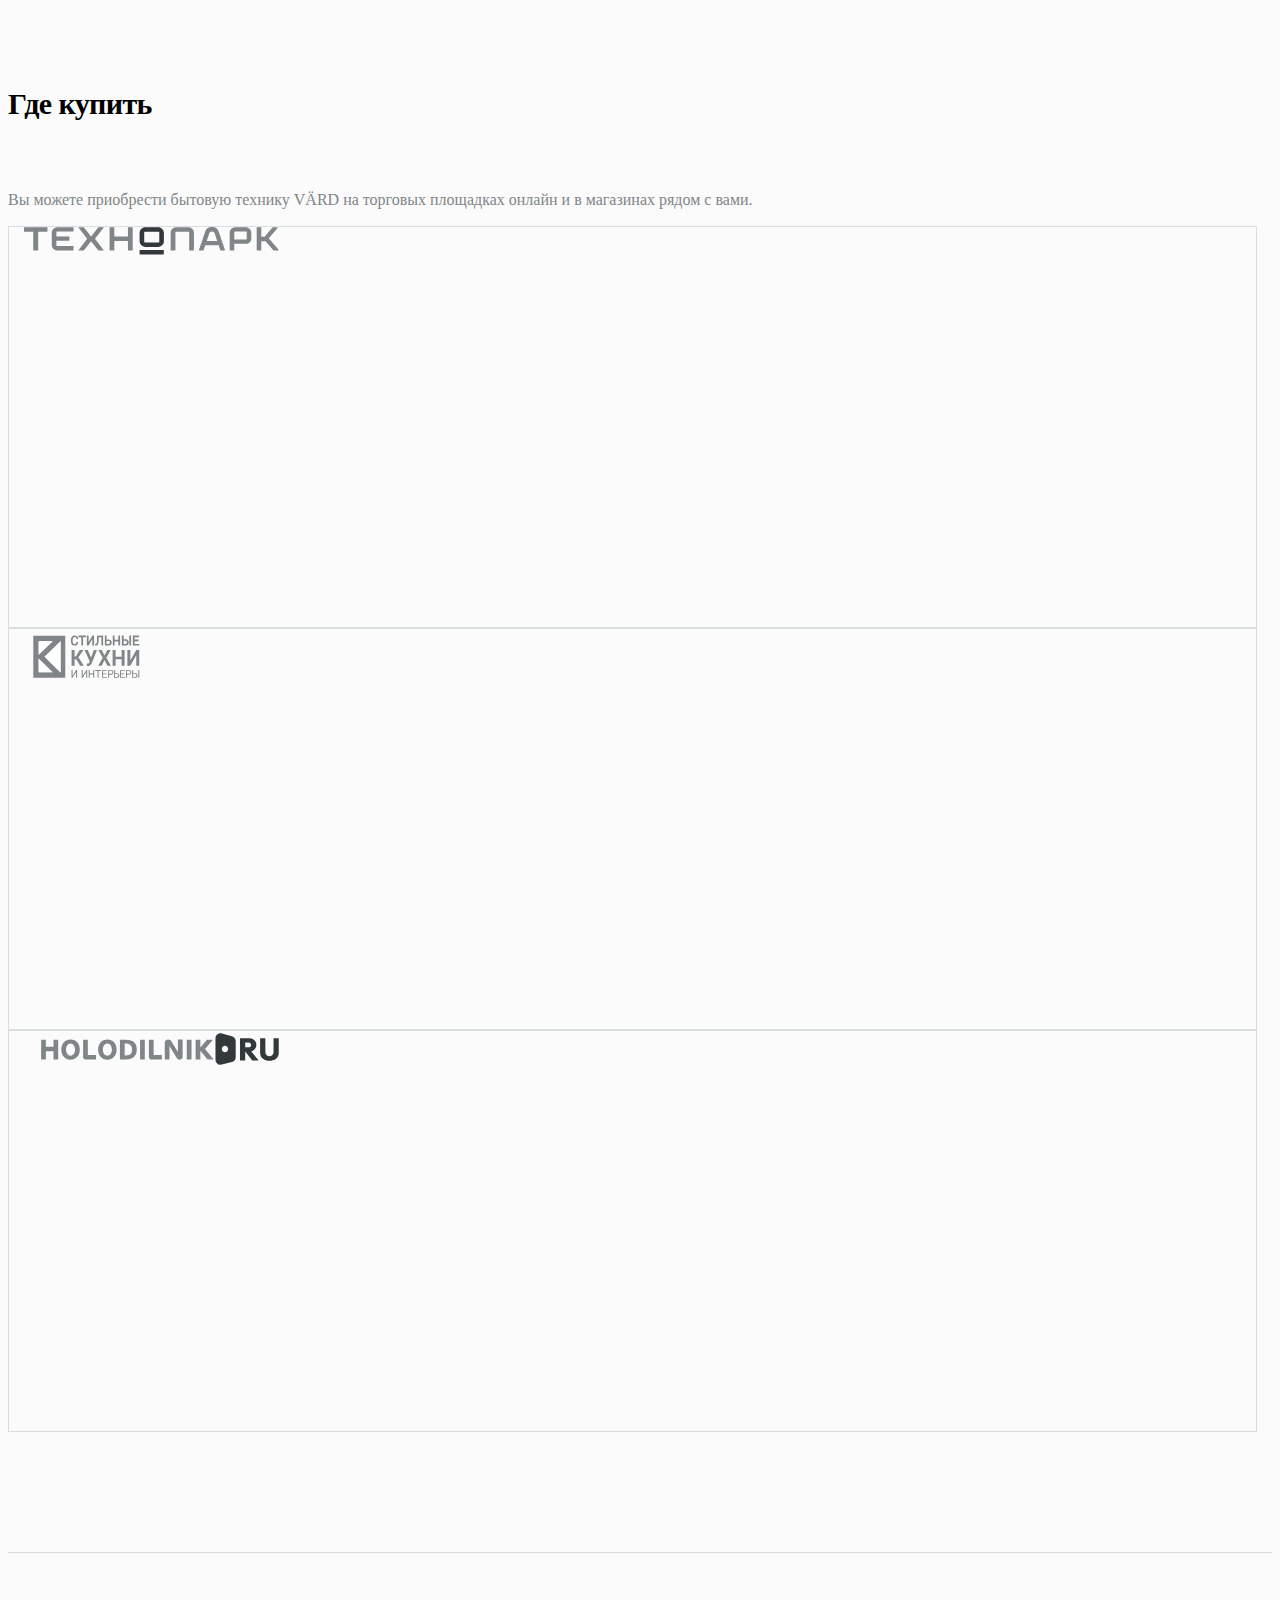
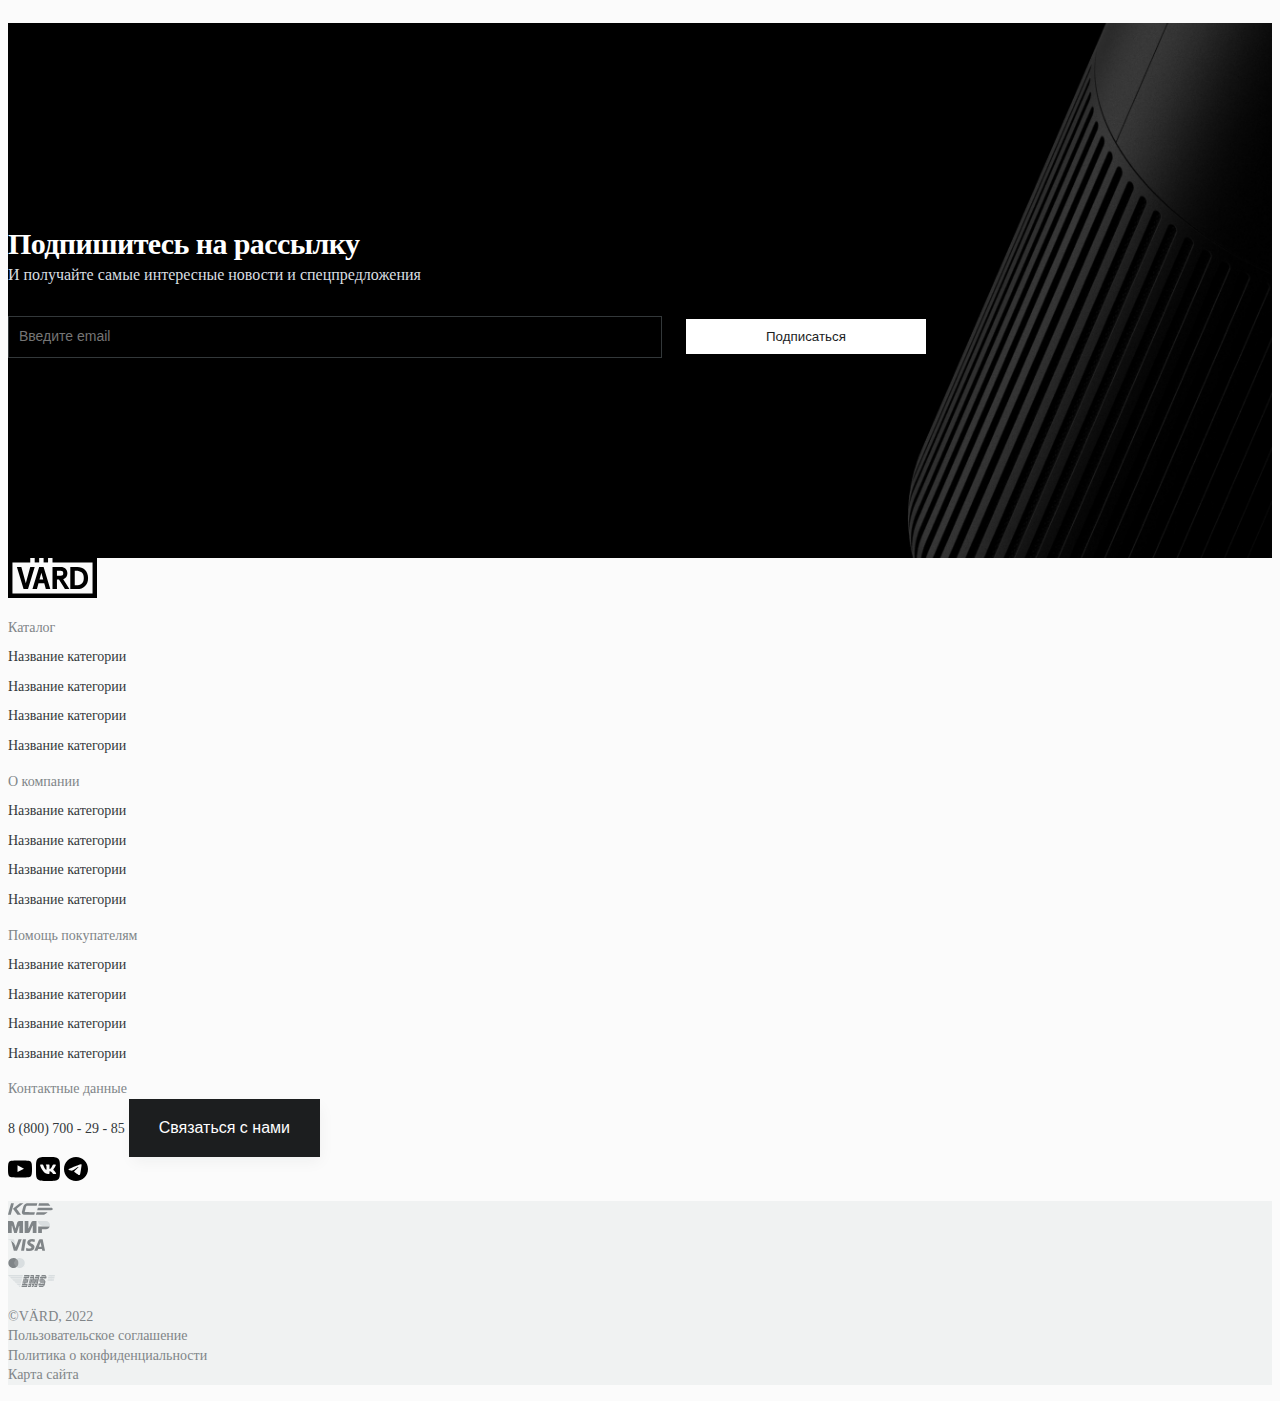
<file: where-buy.html>
<!DOCTYPE html>
<html lang="en">

<head>
    <meta charset="UTF-8">
    <meta http-equiv="X-UA-Compatible" content="IE=edge">
    <meta name="viewport" content="width=device-width, initial-scale=1.0">
    <title>Cart</title>
    <link href="https://cdn.jsdelivr.net/npm/bootstrap@5.0.2/dist/css/bootstrap.min.css" rel="stylesheet"
        integrity="sha384-EVSTQN3/azprG1Anm3QDgpJLIm9Nao0Yz1ztcQTwFspd3yD65VohhpuuCOmLASjC" crossorigin="anonymous">
    <link rel="stylesheet" href="https://cdn.jsdelivr.net/npm/swiper@9/swiper-bundle.min.css" />
    <link href="https://fonts.cdnfonts.com/css/manrope" rel="stylesheet">
    <link rel="stylesheet" href="./assets/styles/styles.css">
</head>

<body class="light_bg">
    <section class="container  padding__top30 pb-4">
        <h2 class="bolderText return__padding">Где купить</h2>
        <ul>
            <li class="regular16__gray">Вы можете приобрести бытовую технику VÄRD на торговых площадках онлайн и в магазинах рядом с вами.</li>
        </ul>
    </section>
    <section class="container d-flex flex-column home-brand-wrapper bottomPadding px-lg-0 px-2">
        <div class="d-flex flex-lg-row flex-column">
            <div class="col-lg-4 col-12 home-brand d-flex align-items-center justify-content-center">
                <div class="d-flex flex-column">
                    <a href="#"><span class="home-brand-text d-flex align-items-center"><img src="./assets/images/where-buy-1.svg" alt="where-buy-1"></span>
                    </a>
                </div>
            </div>
            <div class="col-lg-4 col-12  home-brand d-flex align-items-center justify-content-center">
                <div class="d-flex flex-column">
                    <a href="#"><span class="home-brand-text d-flex align-items-center"><img src="./assets/images/where-buy-2.svg" alt="where-buy-2"></span></a>
                </div>
            </div>
            <div class="col-lg-4 col-12  home-brand d-flex align-items-center justify-content-center">
                <div class="d-flex flex-column">
                    <a href="#"><span class="home-brand-text d-flex align-items-center"><img src="./assets/images/where-buy-3.svg" alt="where-buy-3"></span></a>
                </div>
            </div>
        </div>
    </section>

    <footer class="pt-0 border-0">
        <div class="mailinglist">
            <section class="container mailinglist-wrapper">
                <div class="d-flex flex-column">
                    <div class="d-flex flex-column">
                        <p class="mailinglist-title">Подпишитесь на рассылку</p>
                        <p class="mailinglist-subtitle">И получайте самые интересные новости и спецпредложения</p>
                    </div>
                    <div class="d-flex flex-lg-row flex-column">
                        <input class="mailinglist-input" type="text" placeholder="Введите email">
                        <button class="mailinglist-button button_primary">Подписаться</button>
                    </div>
                </div>
            </section>
        </div>
        <div class="container d-flex justify-content-between flex-lg-row flex-column pt-5">
            <logo>
                <img src="./assets/images/logo-footer.svg" alt="logo-footer">
            </logo>
            <div class="d-flex flex-lg-row flex-column pt-lg-0 pt-3">
                <ul class="d-flex flex-column px-lg-5 px-0 pt-lg-0 pt-3">
                    <p class="text-gray">Каталог</p>
                    <a href="#">
                        <li class="text-footer-list text-gray-hover">Название категории</li>
                    </a>
                    <a href="#">
                        <li class="text-footer-list text-gray-hover">Название категории</li>
                    </a>
                    <a href="#">
                        <li class="text-footer-list text-gray-hover">Название категории</li>
                    </a>
                    <a href="#">
                        <li class="text-footer-list text-gray-hover">Название категории</li>
                    </a>
                </ul>
                <ul class="d-flex flex-column px-lg-5 px-0 pt-lg-0 pt-3">
                    <p class="text-gray">О компании</p>
                    <a href="#">
                        <li class="text-footer-list text-gray-hover">Название категории</li>
                    </a>
                    <a href="#">
                        <li class="text-footer-list text-gray-hover">Название категории</li>
                    </a>
                    <a href="#">
                        <li class="text-footer-list text-gray-hover">Название категории</li>
                    </a>
                    <a href="#">
                        <li class="text-footer-list text-gray-hover">Название категории</li>
                    </a>
                </ul>
                <ul class="d-flex flex-column px-lg-5 px-0 pt-lg-0 pt-3">
                    <p class="text-gray">Помощь покупателям</p>
                    <a href="#">
                        <li class="text-footer-list text-gray-hover">Название категории</li>
                    </a>
                    <a href="#">
                        <li class="text-footer-list text-gray-hover">Название категории</li>
                    </a>
                    <a href="#">
                        <li class="text-footer-list text-gray-hover">Название категории</li>
                    </a>
                    <a href="#">
                        <li class="text-footer-list text-gray-hover">Название категории</li>
                    </a>
                </ul>
            </div>
            <div class="d-flex flex-column pt-lg-0 pt-3">
                <p class="text-gray">Контактные данные</p>
                <a href="#" class="text-footer-list text-gray-hover pb-3">8 (800) 700 - 29 - 85</a>
                <button class="footer-button button_secondary">Связаться с нами</button>
                <div class="d-flex pt-3 footer-icon justify-content-between">
                    <a href=""><img src="./assets/images/YouTube-fill.svg" alt="YouTube-fill"></a>
                    <a href=""><img src="./assets/images/vk-fill.svg" alt="vk-fill"></a>
                    <a href=""><img src="./assets/images/Telegram-fill.svg" alt="Telegram-fill"></a>
                </div>
            </div>
        </div>
        <div class="footer-gray mt-5">
            <div class="container">
                <ul class="d-flex justify-content-center py-4 m-0">
                    <li class="px-lg-3 px-2"><img src="./assets/images/foter-gray1.svg" alt="foter-gray1"></li>
                    <li class="px-lg-3 px-2"><img src="./assets/images/foter-gray2.svg" alt="foter-gray1"></li>
                    <li class="px-lg-3 px-2"><img src="./assets/images/foter-gray3.svg" alt="foter-gray1"></li>
                    <li class="px-lg-3 px-2"><img src="./assets/images/foter-gray4.svg" alt="foter-gray1"></li>
                    <li class="px-lg-3 px-2"><img src="./assets/images/foter-gray5.svg" alt="foter-gray1"></li>
                </ul>
                <ul class="d-flex flex-lg-row flex-column-reverse align-items-center justify-content-center py-4 m-0">
                    <a href="#" class="px-3 text-gray py-2 site-name-footer text-gray-hover">
                        <li>©VÄRD, 2022</li>
                    </a>
                    <a href="#" class="px-3 text-gray py-2 text-gray-hover ">
                        <li>Пользовательское соглашение</li>
                    </a>
                    <a href="#" class="px-3 text-gray py-2 text-gray-hover ">
                        <li>Политика о конфиденциальности</li>
                    </a>
                    <a href="#" class="px-3 text-gray py-2 text-gray-hover  ">
                        <li>Карта сайта</li>
                    </a>
                </ul>
            </div>
        </div>
    </footer>
    <script src=" https://cdn.jsdelivr.net/npm/bootstrap@5.0.2/dist/js/bootstrap.bundle.min.js"
        integrity="sha384-MrcW6ZMFYlzcLA8Nl+NtUVF0sA7MsXsP1UyJoMp4YLEuNSfAP+JcXn/tWtIaxVXM" crossorigin="anonymous">
        </script>
    <script src="https://cdn.jsdelivr.net/npm/swiper@9/swiper-bundle.min.js"></script>
    <script src="./assets/script/swiper.js"></script>
</body>

</html>
</file>
<file: assets/styles/styles.css>
body {
  font-family: "Manrope";
}
.w-80 {
  width: 80%;
}
.w-90 {
  width: 90%;
}
ul {
  padding: 0px;
}
li {
  list-style: none;
}
a {
  text-decoration: none;
}
p {
  margin: 0px;
}
hr {
  color: #d9dee0;
}
.boldText {
  font-weight: 700;
  font-size: 18px;
  line-height: 25px;
  letter-spacing: -0.02em;
  color: #33383a;
}
.regular16 {
  font-weight: 400;
  font-size: 16px;
  line-height: 135%;
  color: #33383a;
}
.regular14 {
  font-weight: 400;
  font-size: 14px;
  line-height: 140%;
  color: #33383a;
}
.regular16__gray {
  font-weight: 400;
  font-size: 16px;
  line-height: 135%;
  color: #808588;
}
.regular12__gray {
  font-weight: 400;
  font-size: 12px;
  line-height: 135%;
  color: #808588;
}
.bolderText {
  font-weight: 600;
  font-size: 30px;
  line-height: 41px;
  letter-spacing: -0.02em;
}
.bigText {
  font-weight: 600;
  font-size: 60px;
  line-height: 70px;
  letter-spacing: -0.02em;
  color: #33383a;
}
.bigWhite {
  font-weight: 600;
  font-size: 60px;
  line-height: 70px;
  letter-spacing: -0.02em;
  color: #ffffff;
}
.light_gray {
  font-weight: 400;
  font-size: 14px;
  line-height: 140%;
  color: #d9dee0;
}
.light_text {
  font-weight: 700;
  font-size: 18px;
  line-height: 25px;
  letter-spacing: -0.02em;
  color: #808588;
}
.dropdown-toggle {
  width: 200px;
  font-weight: 400;
  font-size: 16px;
  line-height: 135%;
  color: #33383a;
}
.dropdown-toggle:hover {
  color: #33383a;
}
.modal {
  top: 10%;
}
.modal-dialog {
  width: 50%;
  max-width: 100%;
}
.dropdown-toggle::after {
  display: none;
}
.dropdown-toggle span {
  transform: rotate(90deg);
  transition: 0.3s;
}
.rotateTogle.dropdown-toggle span {
  transform: rotate(-90deg);
  transition: 0.3s;
}
.rotateTogle.dropdown-toggle path {
  stroke: #c49a6c;
}
#rotate.rotateTogle {
  color: #c49a6c;
}
button {
  transition: 0.3s;
}
.button_secondary:hover {
  color: #ffffff;
  background: #c49a6c;
  box-shadow: 2px 6px 15px -2px rgba(29, 32, 34, 0.05);
}
.button_secondary:active {
  color: #ffffff;
  background: #bc905f;
  box-shadow: 2px 6px 15px -2px rgba(29, 32, 34, 0.05);
}
.button_primary:hover {
  background: #c49a6c;
  color: #fff;
}
.button_gray-hover {
  background: #d9dee0 !important;
  color: #1c1e1f !important;
}
.button_gray-hover:hover {
  background: inherit !important;
  color: #1c1e1f;
  box-shadow: 0px 0px 0px 1px #1c1e1f !important;
}
.button_gray-hover:active {
  background: #d9dee0 !important;
  box-shadow: 0px 0px 0px 1px #33383a !important;
}

.home-main-slider {
  height: 100vh;
  background-image: url(../images/HomeOneSlider1.jpg);
  background-size: cover;
  color: white;
}
.home-main-slide {
  display: flex;
  justify-content: center;
}
.home-main-slide-wrapper {
  max-width: 610px;
}
.home-main-slide-title {
  font-weight: 600;
  font-size: 60px;
  line-height: 70px;
}
.home-main-slide-text {
  font-weight: 400;
  font-size: 16px;
  line-height: 135%;
  color: #d9dee0;
  max-width: 450px;
}
.home-main-slide-button {
  font-family: "Manrope";
  padding: 18px 30px;
  border: none;
  font-style: normal;
  font-weight: 400;
  font-size: 16px;
  line-height: 135%;
  color: #1c1e1f;
  background: #ffffff;
  width: 50%;
}
.swiper-pagination {
  display: flex;
  justify-content: center;
  align-items: center;
  padding-bottom: 20px;
}
.swiper-pagination-bullet {
  background: #ffffff;
  opacity: 0.3;
}
.swiper-pagination-bullet:hover {
  background: white;
  opacity: 1;
}
.swiper-pagination-bullet {
  height: 10px;
  width: 10px;
}
.swiper-pagination-bullet-active {
  height: 14px;
  width: 14px;
  border: 1px solid #ffffff;
  background: rgba(255, 255, 255, 0.3);
  opacity: 1;
}
.swiper-button-next {
  width: 40px;
  height: 40px;
}
.swiper-button-prev {
  width: 40px;
  height: 40px;
}
.swiper-button-next:hover path {
  fill: #c49a6c;
}
.swiper-button-next:hover circle {
  stroke: #c49a6c;
}
.swiper-button-prev:hover path {
  fill: #c49a6c;
}
.swiper-button-prev:hover circle {
  stroke: #c49a6c;
}
.swiper-button-next::after {
  display: none;
}
.swiper-button-prev::after {
  display: none;
}
.swiper-button-prev {
  transform: rotate(180deg);
}
.swiper-button-prev.swiper-button-home-main {
  transform: rotate(0deg);
}
.NavigationCart-prev:hover path {
  fill: none;
}
.NavigationCart-next:hover path {
  fill: none;
}
.NavigationCartcontent:after .swiper-button-disabled {
  content: "" !important;
}
.main-grid-top {
  display: grid;
  grid-template-columns: repeat(6, 1fr);
  grid-template-rows: repeat(4, 1fr);
  grid-column-gap: 20px;
  grid-row-gap: 20px;
  padding: 0px;
  padding-top: 120px;
}
.main-grid-top li {
  padding: 20px;
}
.padding__top30 {
  padding-top: 30px;
}
.main-grid-top li {
  background-size: 110%;
  -webkit-transition: background-size 0.3s ease-in;
  transition: background-size 0.3s ease-in;
}

.main-grid-top li:hover {
  background-size: 120%;
}
.main-grid-top-1 {
  grid-area: 1 / 1 / 2 / 3;
  display: flex;
  flex-direction: column;
  padding: 0px !important;
}
.main-grid-top-2 {
  grid-area: 2 / 1 / 3 / 3;
}
.main-grid-top-3 {
  grid-area: 1 / 3 / 3 / 5;
  background-image: url(../images/grid3.png);
  background-size: cover;
  background-position: top;
}
.main-grid-top-4 {
  grid-area: 1 / 5 / 2 / 6;
  background-image: url(../images/grid4.png);
  background-size: cover;
  background-position: top;
}
.main-grid-top-5 {
  grid-area: 1 / 6 / 2 / 7;
  background-image: url(../images/grid5.png);
  background-size: cover;
  background-position: top;
}
.main-grid-top-6 {
  grid-area: 2 / 5 / 3 / 7;
  background-image: url(../images/grid6.png);
  background-size: cover;
  background-position: top;
}
.main-grid-bottom-1 {
  grid-area: 3 / 1 / 4 / 2;
  background-image: url(../images/gridBot1.png);
  background-size: cover;
  background-position: top;
}
.main-grid-bottom-2 {
  grid-area: 3 / 2 / 4 / 3;
  background-image: url(../images/gridBot2.png);
  background-size: cover;
  background-position: top;
}
.main-grid-bottom-3 {
  grid-area: 3 / 3 / 4 / 4;
  background-image: url(../images/gridBot3.png);
  background-size: cover;
  background-position: top;
}
.main-grid-bottom-4 {
  grid-area: 3 / 4 / 4 / 7;
  background-image: url(../images/gridBot4.png);
  background-size: cover;
  background-position: top;
}
.main-grid-bottom-5 {
  grid-area: 4 / 1 / 5 / 4;
  background-image: url(../images/gridBot5.png);
  background-size: cover;
  background-position: top;
}
.main-grid-bottom-6 {
  grid-area: 4 / 4 / 5 / 7;
  background-image: url(../images/gridBot6.png);
  background-size: cover;
  background-position: top;
}
.main-grid-top-1-title {
  max-width: 260px;
  font-weight: 600;
  font-size: 30px;
  line-height: 41px;
  letter-spacing: -0.02em;
  color: #1c1e1f;
}
.text-gray {
  font-weight: 400;
  font-size: 14px;
  line-height: 140%;
  color: #808588;
}
.text-gray:hover {
  color: #808588;
}
.text-gray-hover {
  transition: 0.3s;
}
.text-gray-hover:hover {
  color: #c49a6c;
}
.main-grid-1-link img {
  padding-left: 10px;
}
.main-grid-1-link {
  transition: 0.3s;
}
.main-grid-1-link:hover {
  color: #1c1e1f;
}
.main-grid-title {
  max-width: 140px;
  font-weight: 700;
  font-size: 18px;
  line-height: 25px;
  letter-spacing: -0.02em;
  color: #ffffff;
}
.main-grid-link {
  font-style: normal;
  font-weight: 400;
  font-size: 12px;
  line-height: 135%;
  color: #ffffff;
  transition: 0.3s;
  align-items: center;
}
.main-grid-link:hover {
  color: #c49a6c;
}
.main-grid-link:hover path {
  fill: #c49a6c;
}
.main-grid-link svg {
  margin-left: 10px;
}
.main-grid-link span {
  transition: 0.2s;
}
.main-grid-link:hover span {
  padding-right: 5px;
}
.arrowGray:hover {
  color: #c49a6c;
}
.arrowGray:hover span {
  padding-right: 5px;
}
.arrowGray span {
  transition: 0.2s;
}
.arrowGray:hover path {
  fill: #c49a6c;
}
.arrowGray svg {
  margin-left: 10px;
}
.main-grid-title-long {
  max-width: 250px;
}
.titile-black {
  font-weight: 500;
  font-size: 25px;
  line-height: 120%;
  color: #1c1e1f;
}
.next-cardMiniatur,
.prev-cardMiniatur {
  position: relative;
}
.next-cardMiniatur::after {
  content: url(../images/arrow_dark.svg);
}
.prev-cardMiniatur::after {
  content: url(../images/arrow_dark.svg);
  transform: rotate(-180deg);
  margin-top: 5px;
}
.topPadding {
  padding-top: 120px;
}
.bottomPadding {
  padding-bottom: 120px;
}
.navigation-cardMiniatur {
  width: 100px;
}
.cardMiniatur-card {
  border: 1px solid #fbfbfb;
  box-shadow: 2px 6px 15px -2px rgba(29, 32, 34, 0.05);
  padding-bottom: 20px;
}
.cardMiniatur-card-header img {
  height: 500px;
  object-fit: none;
  transition: 0.3s;
}
.cardMiniatur-card-header img:hover {
  transform: scale(1.1);
}
.cardMiniatur-card-header-teg {
  padding: 5px 10px;
  top: 40px;
  left: 40px;
  width: 80px;
  background: black;
  color: #ffffff;
  justify-content: center;
  font-weight: 400;
  font-size: 12px;
  line-height: 135%;
  z-index: 2;
}
.cardMiniatur-card-content {
  padding-top: 40px;
}
.cardMiniatur-card-conent-model {
  font-style: normal;
  font-weight: 700;
  font-size: 18px;
  line-height: 25px;
  letter-spacing: -0.02em;
  color: #1c1e1f;
}
.cardMiniatur-card-conent-name {
  font-style: normal;
  font-weight: 400;
  font-size: 12px;
  line-height: 135%;
  color: #808588;
}
.cardMiniatur-card-price {
  font-weight: 700;
  font-size: 18px;
  line-height: 25px;
  letter-spacing: -0.02em;
  color: #c49a6c;
}
.cardMiniatur-card-button {
  color: #ffffff;
  background-color: #1c1e1f;
  box-shadow: 2px 6px 15px -2px rgba(29, 32, 34, 0.05);
  height: 60px;
}
.cardMiniatur-card-button img {
  height: 25px !important;
}
.cardMiniatur-card-button:nth-child(1) {
  width: 75%;
}
.cardMiniatur-card-button:nth-child(2) {
  width: 20%;
}
.swiper-navigation {
  top: -400px;
}
.prev-homeNew {
  left: -50px;
}
.next-homeNew {
  right: -50px;
}
.homeNew-wrapper {
  padding-bottom: 20px;
}
.homeNew-slide {
  height: 500px;
  background-size: auto;
  background-size: cover;
  background-position: top;
}
.homeNew-slide-1 {
  background-image: url(../images/new1.png);
}
.homeNew-slide-2 {
  background-image: url(../images/new2.png);
}
.homeNew-info {
  position: relative;
  top: 75%;
  padding-left: 40px;
  padding-bottom: 20px;
}
.homeNew-info-text {
  font-weight: 700;
  font-size: 18px;
  line-height: 25px;
  letter-spacing: -0.02em;
  color: #ffffff;
  max-width: 250px;
}
.mailinglist {
  background-image: url(../images/home-mailinglist.png);
  background-position: center;
  background-repeat: no-repeat;
  background-size: cover;
  color: #ffffff;
}
.mailinglist-wrapper {
  padding-top: 200px;
  padding-bottom: 200px;
}
.mailinglist-title {
  font-weight: 600;
  font-size: 30px;
  line-height: 41px;
  letter-spacing: -0.02em;
}
.mailinglist-subtitle {
  font-weight: 400;
  font-size: 16px;
  line-height: 135%;
  color: #d9dee0;
  padding-bottom: 30px;
}
.mailinglist-input {
  width: 50%;
  background: inherit;
  font-weight: 400;
  font-size: 14px;
  line-height: 140%;
  padding: 10px;
  color: #ffffff;
  border: 1px solid #33383a;
  transition: 0.3s;
}
.mailinglist-input:hover {
  border: 1px solid #808588;
}
.mailinglist-input:active {
  border: 1px solid #808588;
}

.mailinglist-input:focus-visible {
  color: #ffffff;
  border: 1px solid #808588;
  border-radius: 0px;
  outline: none;
}
.mailinglist-button {
  color: #1c1e1f;
  background: #ffffff;
  align-items: center;
  padding: 10px 80px;
  border: none;
  margin-left: 20px;
}
.home-help {
  background-image: url(../images/help.png);
  background-position: center;
  background-repeat: no-repeat;
  padding-top: 180px;
  padding-left: 80px;
  padding-bottom: 180px;
}
.home-help-wrapper {
  padding-top: 120px;
  padding-bottom: 120px;
}
.home-help-title {
  font-weight: 600;
  font-size: 30px;
  line-height: 41px;
  letter-spacing: -0.02em;
  color: #ffffff;
}
.home-help-subtitle {
  max-width: 250px;
  font-weight: 400;
  font-size: 16px;
  line-height: 135%;
  color: #d9dee0;
}
.home-help-button {
  font-family: "Manrope";
  font-style: normal;
  font-weight: 400;
  font-size: 16px;
  line-height: 135%;
  color: #1c1e1f;
  padding: 18px 30px;
  border: none;
  background: #ffffff;
}
.home-brand {
  border: 1px solid #d9dee0;
  height: 400px;
  margin-right: 15px;
}
.home-brand-text {
  font-weight: 400;
  font-size: 16px;
  line-height: 135%;
  color: #33383a;
  padding-left: 15px;
}
.home-brand-subtext {
}
footer {
  padding-top: 70px;
  background: #fbfbfb;
  border-top: 1px solid #d9dee0;
}
.text-footer-list {
  font-weight: 400;
  font-size: 14px;
  line-height: 140%;
  color: #33383a;
  padding-top: 10px;
}
.footer-button {
  font-weight: 400;
  font-size: 16px;
  line-height: 135%;
  color: #ffffff;
  background: #1c1e1f;
  box-shadow: 2px 6px 15px -2px rgba(29, 32, 34, 0.05);
  padding: 18px 30px;
  border: none;
}
.footer-gray {
  background: #f0f2f2;
}
.footer-icon {
  width: 50%;
}
.footer-icon img {
  transition: 0.3s;
}
.footer-icon img:hover {
  transform: scale(1.1);
}
.main-grid-top-1 {
  padding: 0px;
}
.bgfour-hundred-four {
  background-image: url(../images/404.svg);
  background-size: contain;
  background-repeat: no-repeat;
  background-position: center;
  height: 500px;
  display: flex;
  flex-direction: column;
  align-items: center;
  justify-content: center;
  text-align: center;
  margin-top: 30px;
}
.button__four-hundred-four {
  width: 560px;
}
.regular16__four-hundred-four {
  max-width: 390px;
}
.link__return:hover {
  color: #bc905f;
}
.grid__news {
  grid-template-columns: 1fr 1fr 1fr;
  gap: 15px;
}
.grid__news-wrapper {
  height: 400px;
  background-image: url(../images/new1.png);
  background-size: cover;
  background-position: bottom;
}
.grid__news-info {
  position: relative;
  top: 75%;
  padding-left: 40px;
  padding-bottom: 20px;
}
.news-template {
  background-image: url(../images/news.png);
  background-position: center;
  background-repeat: no-repeat;
  background-size: cover;
}
.news-template__text-tittle {
  font-style: normal;
  font-weight: 400;
  font-size: 14px;
  line-height: 140%;
  color: #808588;
  padding-left: 10px;
}
.button__news {
  font-weight: 400;
  font-size: 16px;
  line-height: 135%;
  color: #ffffff;
  padding: 18px 30px;
  background: #1c1e1f;
  border: none;
  width: 25%;
}
.cardMiniatur-card-four.cardMiniatur-card-mini img {
  object-fit: scale-down;
  height: 380px;
}
.return__crumbs {
  padding-top: 90px;
  padding-bottom: 20px;
}
.return__padding {
  padding-top: 20px;
  padding-bottom: 40px;
}
.return__pading-text {
  padding-top: 10px;
}
.return__padding-top {
  padding-top: 20px;
}
.marginBottom {
  margin-bottom: 120px;
}
.tovar-cart-info-top {
  padding-top: 60px;
}
.tovar-cart-black-title {
  max-width: 400px;
  font-weight: 600;
  font-size: 30px;
  line-height: 41px;
  letter-spacing: -0.02em;
  color: #1c1e1f;
}
.tovar-cart-black-text {
  font-weight: 400;
  font-size: 16px;
  line-height: 135%;
  color: #33383a;
}
.tovarLineGray {
  padding-right: 5px;
}
.tovar-cart-price {
  font-weight: 700;
  font-size: 18px;
  line-height: 25px;
  letter-spacing: -0.02em;
  color: #c49a6c;
}
.tovar-cart-gray-wrapper {
  background: #fbfbfb;
  border-top: 1px solid #d9dee0;
  border-bottom: 1px solid #d9dee0;
  position: sticky;
  top: 0;
  z-index: 2;
}
.tovar-cart-gray-wrapper-title {
  font-weight: 400;
  font-size: 16px;
  line-height: 135%;
  color: #000000;
}
.tovar-cart-gray-wrapper-link a {
  font-weight: 400;
  font-size: 16px;
  line-height: 135%;
  color: #33383a;
  align-items: center;
  display: flex;
}
.tovar-cart-gray-wrapper-link a:active,
.tovar-cart-gray-wrapper-link a:hover,
.tovar-cart-gray-wrapper-link a:focus {
  color: #808588;
}
.tovar-cart-gray-wrapper-link li {
  padding-right: 25px;
}
.tovar-cart-gray-wrapper-link-button {
  border: none;
  padding: 10px 30px;
  background: #1c1e1f;
  color: #ffffff;
  box-shadow: 2px 6px 15px -2px rgba(29, 32, 34, 0.05);
}
.tovar-cart-gray-wrapper-two {
  background: #fbfbfb;
}
.tovar-cart-gray-two-grid {
  display: grid;
  grid-template-columns: repeat(3, 1fr);
  grid-template-rows: repeat(2, 1fr);
  grid-column-gap: 15px;
  grid-row-gap: 15px;
  padding-top: 120px;
  padding-bottom: 120px;
}
.tovar-cart-gray-two-grid-1 {
  grid-area: 1 / 1 / 2 / 2;
}
.tovar-cart-gray-two-grid-2 {
  grid-area: 2 / 1 / 3 / 2;
}
.tovar-cart-gray-two-grid-3 {
  grid-area: 1 / 2 / 3 / 3;
}
.tovar-cart-gray-two-grid-4 {
  grid-area: 1 / 3 / 2 / 4;
}
.tovar-cart-gray-two-grid-5 {
  grid-area: 2 / 3 / 3 / 4;
}
.cart-bg-and-text-content {
  color: #ffff;
}
.cart-bg-and-text-content-wrapper {
  width: 50%;
}
.cart-bg-and-text-content-wrapper-right {
  margin-left: auto;
}
.cart-bg-and-text-content-title {
  font-weight: 600;
  font-size: 30px;
  line-height: 41px;
  letter-spacing: -0.02em;
}
.cart-bg-and-text-content-text {
  font-weight: 400;
  font-size: 16px;
  line-height: 135%;
  color: #d9dee0;
}
.cart-bg-and-text-content-1 {
  background-image: url(../images/cartbg-1.png);
  background-size: cover;
  background-repeat: no-repeat;
  background-position: center;
}
.cart-bg-and-text-content-12 {
  background: black;
}

.cart-bg-and-text-content-2 {
  background-image: url(../images/cartbg-2.png);
  background-size: cover;
  background-position: center;
  background-repeat: no-repeat;
  border-top: 1px solid rgb(217 222 224 / 12%);
  border-bottom: 1px solid rgb(217 222 224 / 12%);
}
.cart-bg-and-text-content-3 {
  background-image: url(../images/cartbg-3.png);
  background-size: cover;
  background-position: top;
  background-repeat: no-repeat;
}
.buttonBlack {
  border: none;
  background: #1c1e1f;
  box-shadow: 2px 6px 15px -2px rgba(29, 32, 34, 0.05);
  align-items: center;
  padding: 14px 30px;
  color: #ffff;
  font-weight: 400;
  font-size: 16px;
  line-height: 135%;
  min-width: 200px;
  margin-right: 10px;
}
.tovar-cart-info {
  font-weight: 400;
  font-size: 14px;
  line-height: 140%;
  color: #33383a;
}
.tovar-cart-info-title {
  font-weight: 600;
  font-size: 30px;
  line-height: 41px;
  letter-spacing: -0.02em;
  color: #1c1e1f;
}
.tovar-cart-info-subtitle {
  font-weight: 400;
  font-size: 16px;
  line-height: 135%;
  color: #33383a;
}
.border-bottom-gray {
  border-bottom: 1px solid #d9dee0;
}
.tovar-cart-info a {
  font-weight: 400;
  font-size: 14px;
  line-height: 140%;
  color: #33383a;
  align-items: center;
  display: flex;
}
.tovar-cart-imgButton {
  padding-left: 15px;
}

.tovar-cart-imgButton img {
  height: 250px;
  object-fit: cover;
  object-position: top;
}
.tovar-cart-button {
  border: none;
  font-weight: 400;
  font-size: 16px;
  line-height: 135%;
  color: #ffffff;
  padding: 18px 30px;
  background: #1c1e1f;
  width: 100%;
}
.instructions-for-use {
  margin-bottom: 120px;
}
.instructions-for-use {
  background-image: url(../images/Instructions-for-use.png);
  background-repeat: no-repeat;
  background-size: cover;
  background-position: center;
}
.instructions-for-use-wrapper {
  padding-top: 100px;
  padding-bottom: 100px;
}
.instructions-for-use-text {
  font-weight: 600;
  font-size: 30px;
  line-height: 41px;
  letter-spacing: -0.02em;
  color: #ffffff;
}
.instructions-for-use-button {
  padding: 18px 30px;
  border: none;
  font-style: normal;
  font-weight: 400;
  font-size: 16px;
  line-height: 135%;
  color: #1c1e1f;
  background: #ffffff;
  width: 250px;
}
.cardMiniatur-card-mini {
  height: 100%;
}
/* .cardMiniatur-card-mini img {
  height: 380px;
  object-fit: scale-down;
} */
.cart-bg-and-text-content-1-1 {
  background-image: url(../images/cartbg-1.1.png);
  background-size: contain;
  background-repeat: no-repeat;
  background-position: center;
  height: 330px;
}
.cart-bg-and-text-content-12-1 {
  background: black;
}
.cart-bg-and-text-content-1-2 {
  background-image: url(../images/cartbg-1.2.png);
  background-size: contain;
  background-repeat: no-repeat;
  height: 330px;
}
.cart-bg-and-text-content-1-3 {
  background-image: url(../images/cartbg-1.3.png);
  background-size: contain;
  background-repeat: no-repeat;
  background-position: center;
  height: 330px;
}
.cart__wrapper {
  margin-top: 15px;
  padding: 30px 30px 30px 20px;
  background: #ffffff;
  box-shadow: 2px 6px 15px -2px rgba(29, 32, 34, 0.05);
}
.cart__list {
  padding-right: 40px;
}
.cart__list-number {
  border: 1px solid #d9dee0;
  border-radius: 1px;
  display: flex;
  justify-content: space-around;
  align-items: center;
}
.cart__hr {
  margin: 30px 0px;
}
.cart__collapse {
  margin-top: 30px;
  padding: 10px;
  border: 1px solid #d9dee0;
  border-radius: 1px;
  align-items: baseline;
  width: 35%;
}
.light_bg {
  background: #fbfbfb;
}
.contacts__wrapper {
  width: 74.1%;
}
.contacts__wrapper-two {
  width: 25%;
}
.contact__ul-one {
  padding-right: 30px;
}
.cart__contact {
  background: #ffffff;
  box-shadow: 2px 6px 15px -2px rgba(29, 32, 34, 0.05);
  padding: 20px;
}
.cart__contact-item {
  border-bottom: 1px solid #d9dee071;
}
.accordion-button:focus {
  border-color: inherit !important;
  box-shadow: none !important;
  color: #1c1e1f !important;
  font-weight: 400 !important;
  font-size: 16px !important;
  line-height: 135% !important;
}
.accordion-button:not(.collapsed) {
  color: #1c1e1f !important;
  background-color: none !important;
  box-shadow: inherit !important;
  background-color: inherit !important;
}
.accordion-button:not(.collapsed)::after {
  background-image: url(../images/garantii.svg);
  transform: rotate(-90deg);
  height: 15px;
  width: 15px;
  background-size: contain;
}
.accordion-button:after {
  background-image: url(../images/garantii.svg);
  transform: rotate(0deg);
  transition: 0.3s;
  height: 15px;
  width: 15px;
  background-size: contain;
}
.accordion-item-guarantees {
  border: none;
  border-bottom: 1px solid #d9dee04f;
}
#highload0 {
  opacity: 0;
}
#highload0 ~ label::before {
  content: "\2713";
  text-align: center;
  color: white;
  line-height: 1em;
  width: 20px;
  height: 20px;
  border: 1px solid #808588;
  border-radius: 3px;
  display: flex;
  justify-content: center;
  align-items: center;
  margin-right: 10px;
}
#highload0:checked ~ label::before {
  color: white;
  border: none;
  background-color: #c49a6c;
}
#highload0:checked ~ .checkbox-custom-label {
  color: #c49a6c;
}
.subttle-cart {
  padding-left: 30px;
}
.o-brende {
  height: 50vh;
  background-image: url(../images/o-brand.jpg);
  background-position: center;
  background-size: cover;
  background-repeat: no-repeat;
}
.o-brende .bigWhite {
  display: flex;
  height: 100%;
  align-items: center;
}
.reviews{
  height: 300px;
}
@media (max-width: 990px) {
  .home-main-slide-title {
    font-size: 30px;
  }
  .home-main-slider {
    padding-right: 10px;
  }
  .bottomPadding {
    padding-bottom: 60px;
  }
  .topPadding {
    padding-top: 60px;
  }
  .home-help-wrapper {
    padding-top: 60px;
    padding-bottom: 60px;
  }
  .swiper-button-home-main {
    display: none;
  }
  .main-grid-top {
    grid-template-columns: repeat(2, 1fr);
    grid-template-rows: repeat(6, 160px);
    padding-top: 0px;
  }
  .main-grid-top-1 {
    padding-top: 60px !important;
    grid-area: 1 / 1 / 2 / 3;
  }
  .main-grid-top-2 {
    grid-area: 2 / 1 / 3 / 3;
  }
  .main-grid-top-3 {
    grid-area: 5 / 1 / 7 / 3;
  }
  .main-grid-top-4 {
    display: none;
  }
  .main-grid-top-5 {
    display: none;
  }
  .main-grid-top-6 {
    display: none;
  }
  .main-grid-title {
    max-width: 300px;
    font-weight: 400;
    font-size: 16px;
    line-height: 135%;
    letter-spacing: 0.02em;
  }
  .main-grid-top-1-title {
    font-weight: 700;
    font-size: 18px;
    line-height: 25px;
    max-width: 300px;
  }
  .main-grid-bottom-1 {
    grid-area: 3 / 1 / 4 / 2;
  }
  .main-grid-bottom-2 {
    grid-area: 3 / 2 / 4 / 3;
  }
  .main-grid-bottom-3 {
    display: none;
  }
  .main-grid-bottom-4 {
    display: none;
  }
  .main-grid-bottom-5 {
    grid-area: 4 / 1 / 5 / 3;
  }
  .main-grid-bottom-6 {
    display: none;
  }
  .cardMiniatur-card-content {
    padding-bottom: 0px;
  }
  .cardMiniatur-card-price {
    font-weight: 400;
    font-size: 18px;
    line-height: 25px;
  }
  .home-brand {
    margin-top: 10px;
    height: 160px;
  }
  .next-homeNew {
    right: 0px;
  }
  .prev-homeNew {
    left: -80px;
  }
  .cardMiniatur-card-header-teg {
    left: 20px;
  }
  .homeNew-info {
    position: absolute;
    top: 75%;
    padding-left: 20px;
    padding-bottom: 20px;
  }
  .home-help {
    background-position: right;
    background-position-x: -560px;
    align-items: center;
    padding-left: 0px;
    display: flex;
    flex-direction: column;
  }
  .home-help-title {
    width: 90%;
  }
  .home-help-subtitle {
    max-width: 100%;
    width: 90%;
  }
  .home-help-button {
    width: 90%;
  }
  .swiper-navigation {
    top: -10px;
  }
  .mailinglist-input {
    width: 100%;
  }
  .mailinglist-button {
    margin-top: 10px;
    margin-left: 0px;
    width: 100%;
  }
  .footer-icon {
    width: 25%;
  }
  .site-name-footer {
    color: #80858888;
  }
  footer {
    padding-top: 30px;
  }
  .button__four-hundred-four {
    width: 300px;
  }
  .grid__news {
    grid-template-columns: 1fr 1fr;
    gap: 15px;
  }
  .grid__news-info {
    top: 67%;
  }
  .button__news {
    width: 50%;
  }
  .marginBottom {
    margin-bottom: 60px;
  }
  .tovar-cart-gray-wrapper-two {
    padding-top: 60px;
  }
  .tovar-cart-gray-wrapper-link li {
    padding: 0px;
    font-weight: 400;
    font-size: 12px;
    line-height: 135%;
  }
  .swiper-wrapper.topPadding {
    height: 300px;
  }
  .swiper-slide.cardMiniatur-card {
    box-shadow: none;
  }
  .swiper-slide.cardMiniatur-card img {
    height: 100%;
    object-fit: contain;
  }

  .cardMiniatur-card-mini {
    height: 500px;
    background-size: auto;
  }
  .buttonBlack_wrapper button:nth-child(1) {
    width: 44%;
  }
  .buttonBlack_wrapper button:nth-child(2) {
    width: 54%;
  }
  .buttonBlack {
    min-width: 100px;
    padding: 14px 10px;
    font-size: 11px;
    line-height: 140%;
    margin: 0px;
  }
  #Характеристики {
    padding-bottom: 40px;
  }
  .tovar-cart-imgButton {
    padding-top: 0px;
  }
  .instructions-for-use {
    margin-bottom: 60px;
  }
  .cart-bg-and-text-content-wrapper {
    width: 100%;
  }
  .cart-bg-and-text-content-title {
    font-weight: 700;
    font-size: 18px;
    line-height: 25px;
  }
  .cart-bg-and-text-content-1 {
    background-image: none;
    background-color: #000000;
  }
  .cart-bg-and-text-content-2 {
    background-image: none;
    background-color: #000000;
  }
  .cart-bg-and-text-content-3 {
    background-image: none;
    background-color: #000000;
  }
  .cart-bg-and-text-content-3 .container.bottomPadding.topPadding {
    padding-bottom: 0px !important;
  }
  .instructions-for-use-text {
    font-weight: 700;
    font-size: 18px;
    line-height: 25px;
    width: 100%;
    padding-bottom: 30px;
  }
  .instructions-for-use-button {
    width: 100%;
  }
  .wrapperOmzor {
    padding-top: 20px;
    height: 300px;
    margin: 0px;
    padding-bottom: 60px;
  }
  .swiper-slide.cardMiniatur-card {
    padding: 0px;
  }
  .contacts__wrapper {
    width: 100%;
  }
  .contacts__wrapper-two {
    width: 100%;
  }
  .cart__collapse {
    width: 100%;
  }
}
@media (max-width: 750px) {
  .cardMiniatur-card-content {
    padding-top: 0px;
  }
  .grid__news {
    grid-template-columns: 1fr;
    gap: 15px;
  }
}

@media (max-width: 450px) {
  .button__news {
    width: 70%;
  }
}
</file>
